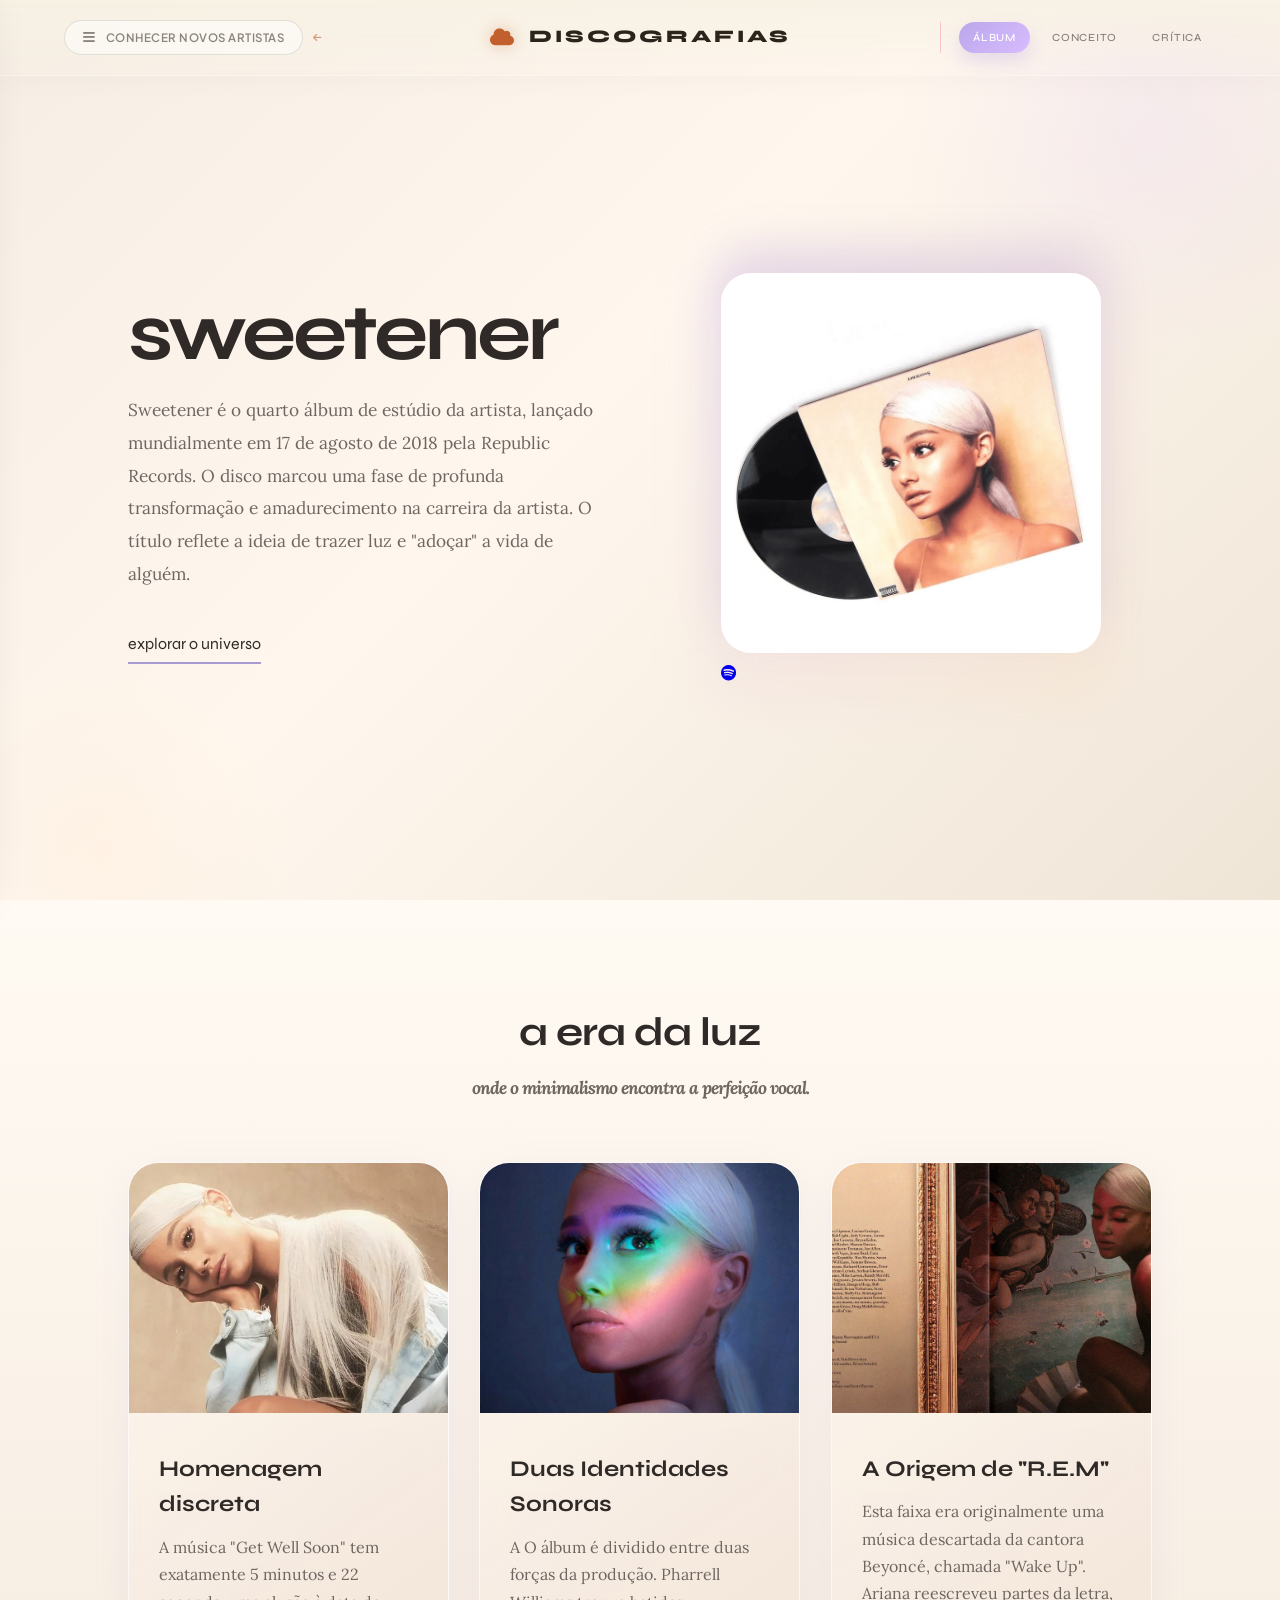
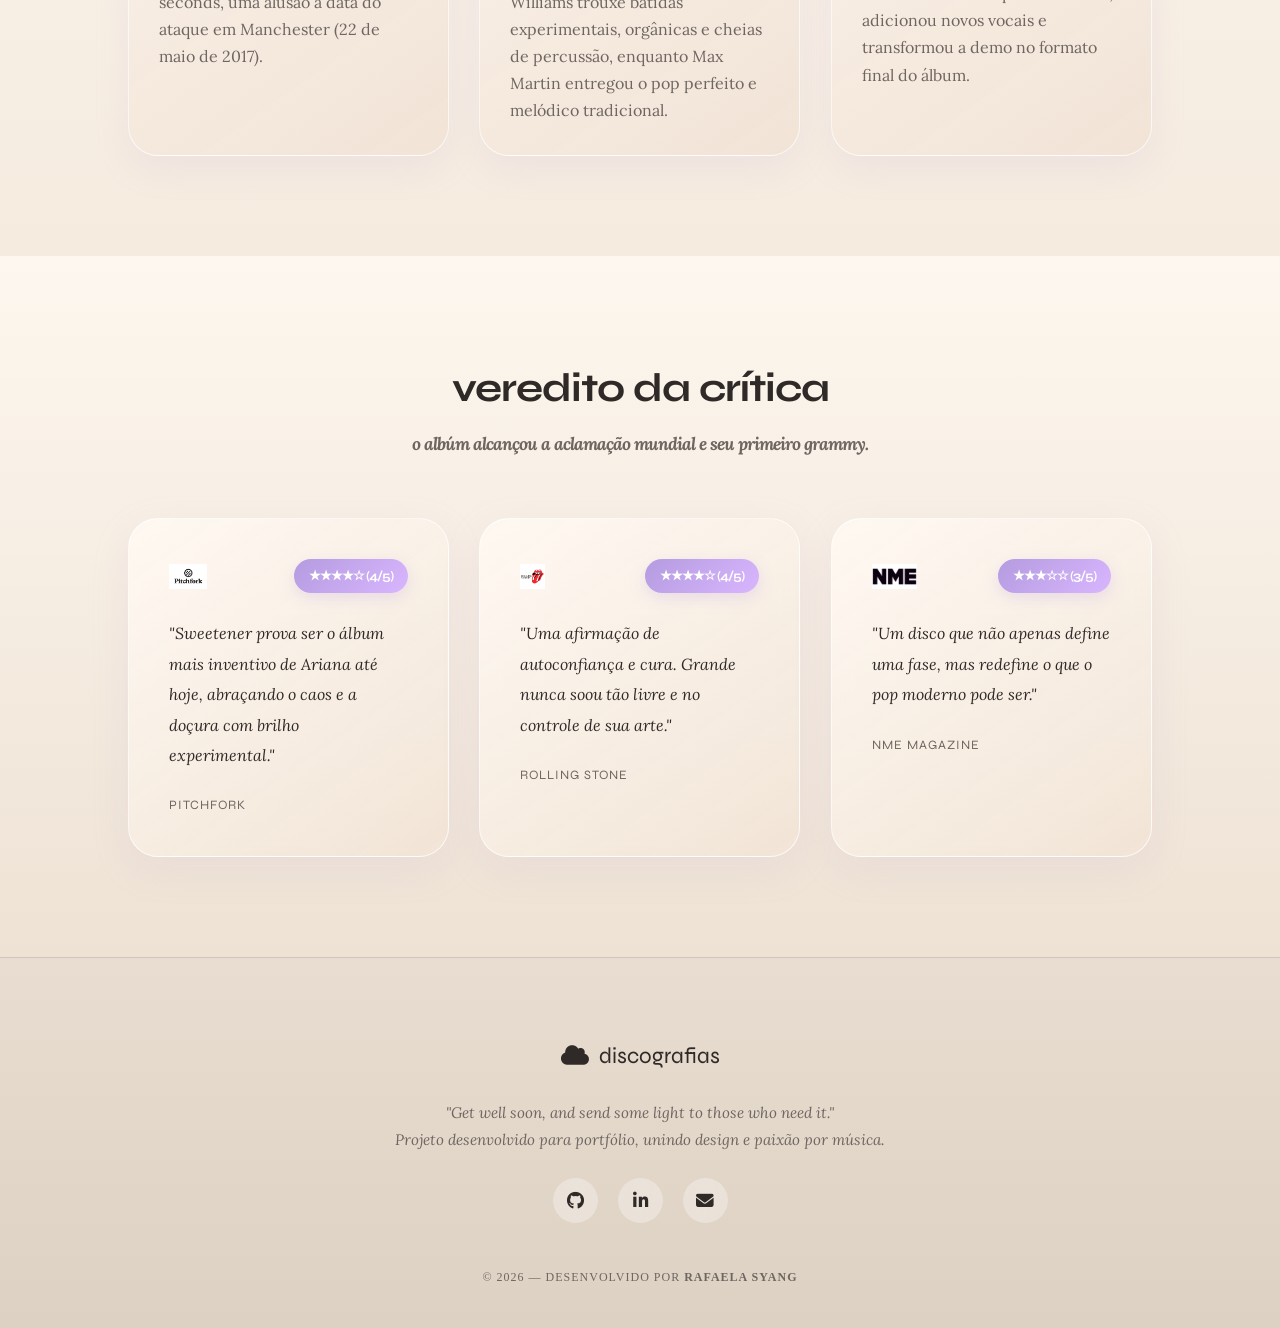
<file: index.html>
<!DOCTYPE html>
<html lang="pt-br">

<head>
    <meta charset="UTF-8">
    <meta name="viewport" content="width=device-width, initial-scale=1.0">
    <title>Ariana Grande | Sweetener</title>

    <link rel="stylesheet" href="https://cdnjs.cloudflare.com/ajax/libs/font-awesome/6.5.1/css/all.min.css" />

    <link rel="stylesheet" href="src/style/style.css">
    <link rel="stylesheet" href="src/style/header.css">
    <link rel="stylesheet" href="src/style/home.css">

    <link rel="stylesheet" href="src/style/capastyle.css">
    <link rel="stylesheet" href="src/style/capaheader.css">

    <script src="https://cdnjs.cloudflare.com/ajax/libs/jquery/3.7.1/jquery.min.js"></script>
</head>

<body class="sweetener-theme">

    <div id="blury_overlay"></div>

    <aside id="sidebar_menu">
        <div class="sidebar-header">
            <h3>selecione um artista</h3>
            <button id="close_sidebar" aria-label="Fechar menu"><i class="fa-solid fa-xmark"></i></button>
        </div>
        <nav class="sidebar-nav">
            <a href="capa.html" class="sidebar-link back-to-home">
                <i class="fa-solid fa-house-chimney"></i>
                <span>voltar para o início</span>
            </a>
            <hr class="sidebar-divider" style="border: 0; border-top: 1px solid rgba(255,255,255,0.05); margin: 5px 0;">
            <a href="index.html" class="sidebar-link active-artist"><i class="fa-solid fa-cloud"></i> Ariana Grande</a>
            <a href="nanda.html" class="sidebar-link"><i class="fa-solid fa-ranking-star"></i>
                NandaTsunami</a>
            <a href="emicida.html" class="sidebar-link"><i class="fa-solid fa-crown"></i> Emicida</a>
            <a href="pabllo.html" class="sidebar-link"><i class="fa-solid fa-sun"></i> Pabllo Vittar</a>
            <a href="zimbra.html" class="sidebar-link"><i class="fa-solid fa-mountain-sun"></i> Zimbra</a>
            <a href="tasha.html" class="sidebar-link"><i class="fa-solid fa-moon"></i> Tasha & Tracie</a>
            <a href="urias.html" class="sidebar-link"><i class="fa-solid fa-mask"></i> Urias</a>
            <a href="harry.html" class="sidebar-link"><i class="fa-solid fa-water"></i> Harry Styles</a>
            <a href="gorillaz.html" class="sidebar-link"><i class="fa-solid fa-ship"></i> Gorillaz</a>
            <a href="john.html" class="sidebar-link"><i class="fa-solid fa-crosshairs"></i> John</a>
            <a href="sza.html" class="sidebar-link"><i class="fa-solid fa-seedling"></i> SZA</a>
            <a href="lana.html" class="sidebar-link"><i class="fa-solid fa-sailboat"></i> Lana Del Rey</a>
            <a href="luanna.html" class="sidebar-link"><i class="fa-solid fa-eye"></i> MC Luanna</a>
            <a href="racionais.html" class="sidebar-link"><i class="fa-solid fa-cross"></i> Racionais
                MC's</a>

        </nav>
    </aside>
    <header>
        <nav id="navbar">

            <div id="toggle_container">
                <button id="sidebar_btn" aria-label="Abrir menu de artistas">
                    <i class="fa-solid fa-bars"></i>
                    <span>conhecer novos artistas</span>
                </button>
                <i class="fa-solid fa-arrow-left arrow-indicator"></i>
            </div>

            <div class="logo-center">
                <i class="fa-solid fa-cloud animated-icon"></i>
                <span class="brand-text">Discografias</span>
            </div>

            <div id="nav_list_container">
                <ul id="nav_list">
                    <li class="nav-item active"><a href="#home">álbum</a></li>
                    <li class="nav-item"><a href="#menu">conceito</a></li>
                    <li class="nav-item"><a href="#menu2">crítica</a></li>
                </ul>
            </div>

            <button id="mobile_btn" aria-label="Abrir seções" aria-expanded="false" aria-controls="mobile_menu">
                <i class="fa-solid fa-bars"></i>
            </button>

        </nav>

        <div id="mobile_menu" role="menu">
            <ul id="mobile_nav_list">
                <li class="nav-item"><a href="#home">álbum</a></li>
                <li class="nav-item"><a href="#menu">conceito</a></li>
                <li class="nav-item"><a href="#menu2">crítica</a></li>
            </ul>
        </div>
    </header>

    <main id="content">

        <section id="home">
            <div id="cta" class="scroll-animate from-left">
                <h1 class="title">Sweetener</h1>
                <p class="description">
                    Sweetener é o quarto álbum de estúdio da artista, lançado mundialmente em 17 de agosto de 2018 pela
                    Republic Records. O disco marcou
                    uma fase de profunda transformação e amadurecimento na carreira da artista. O título reflete a ideia
                    de trazer luz e "adoçar" a vida de alguém.
                <div id="cta_buttons">
                    <a href="#menu" class="btn-more">Explorar o universo</a>
                </div>
            </div>

            <div id="banner" class="scroll-animate from-right">
                <div class="album-wrapper upside-down">
                    <a href="https://open.spotify.com/album/3tx8tQqWvYreqpTWuV5CqT" target="_blank" rel="noopener"
                        title="Ouvir no Spotify">
                        <img src="src/images/176950-800-auto.png" alt="Capa do álbum Sweetener">
                        <div class="spotify-overlay">
                            <i class="fa-brands fa-spotify"></i>
                        </div>
                    </a>
                </div>
            </div>
        </section>

        <section id="menu">
            <h2 class="section-title scroll-animate from-bottom">A era da luz</h2>
            <h3 class="section-subtitle scroll-animate from-bottom">
                Onde o minimalismo encontra a perfeição vocal.
            </h3>
            <div class="menu-container">
                <div class="menu-item sweetener-card scroll-animate from-bottom delay-1">
                    <img src="src/images/the-sweetener-era-aesthetic-v0-8qngqa8lkyde1.webp" alt="Estética Sweetener"
                        class="menu-img">
                    <div class="menu-details">
                        <h4 class="card-item-title">Homenagem discreta</h4>
                        <p class="card-item-description">
                            A música "Get Well Soon" tem exatamente 5 minutos e 22 seconds,
                            uma alusão à data do ataque em Manchester (22 de maio de 2017).
                        </p>
                    </div>
                </div>
                <div class="menu-item sweetener-card scroll-animate from-bottom delay-2">
                    <img src="src/images/Sweetener.webp" alt="Produção de Pharrell Williams" class="menu-img">
                    <div class="menu-details">
                        <h4 class="card-item-title">Duas Identidades Sonoras</h4>
                        <p class="card-item-description">
                            A O álbum é dividido entre duas forças da produção. Pharrell Williams trouxe batidas
                            experimentais, orgânicas e cheias de percussão, enquanto Max Martin entregou o pop perfeito
                            e melódico tradicional.
                        </p>
                    </div>
                </div>
                <div class="menu-item sweetener-card scroll-animate from-bottom delay-3">
                    <img src="src/images/5.jpg" alt="Letras e composições" class="menu-img">
                    <div class="menu-details">
                        <h4 class="card-item-title">A Origem de "R.E.M"</h4>
                        <p class="card-item-description">
                            Esta faixa era originalmente uma música descartada da cantora Beyoncé, chamada "Wake Up".
                            Ariana reescreveu partes da letra, adicionou novos vocais e transformou a demo no formato
                            final do álbum.
                        </p>
                    </div>
                </div>
            </div>
        </section>

        <section id="menu2">
            <h2 class="section-title scroll-animate from-bottom">Veredito da Crítica</h2>
            <h3 class="section-subtitle scroll-animate from-bottom">
                O albúm alcançou a aclamação mundial e seu primeiro Grammy.
            </h3>
            <div class="critica-grid">
                <div class="critica-card sweetener-card scroll-animate from-bottom delay-1">
                    <div class="critica-header">
                        <img src="src/images/Pitchfork 99.webp" alt="Logo Pitchfork" class="critica-logo">
                        <span class="nota">★★★★☆ (4/5)</span>
                    </div>
                    <p class="critica-texto">
                        "Sweetener prova ser o álbum mais inventivo de Ariana até hoje,
                        abraçando o caos e a doçura com brilho experimental."
                    </p>
                    <span class="critico-nome">Pitchfork</span>
                </div>
                <div class="critica-card sweetener-card scroll-animate from-bottom delay-2">
                    <div class="critica-header">
                        <img src="src/images/rolling-stone-logo.png" alt="Logo Rolling Stone" class="critica-logo">
                        <span class="nota">★★★★☆ (4/5)</span>
                    </div>
                    <p class="critica-texto">
                        "Uma afirmação de autoconfiança e cura.
                        Grande nunca soou tão livre e no controle de sua arte."
                    </p>
                    <span class="critico-nome">Rolling Stone</span>
                </div>
                <div class="critica-card sweetener-card scroll-animate from-bottom delay-3">
                    <div class="critica-header">
                        <img src="src/images/nme-logo.png" alt="Logo NME" class="critica-logo">
                        <span class="nota">★★★☆☆ (3/5)</span>
                    </div>
                    <p class="critica-texto">
                        "Um disco que não apenas define uma fase,
                        mas redefine o que o pop moderno pode ser."
                    </p>
                    <span class="critico-nome">NME Magazine</span>
                </div>
            </div>
        </section>

    </main>

    <footer id="footer">
        <div class="footer-content">
            <div class="footer-brand">
                <i class="fa-solid fa-cloud"></i>
                <span>Discografias</span>
            </div>
            <p class="footer-text">
                "Get well soon, and send some light to those who need it."
                <br>
                Projeto desenvolvido para portfólio, unindo design e paixão por música.
            </p>
            <div class="footer-socials">
                <a href="https://github.com/rafasyang7-cell" target="_blank" rel="noopener">
                    <i class="fa-brands fa-github"></i>
                </a>
                <a href="https://www.linkedin.com/in/rafaela-syang-80185b272/" target="_blank" rel="noopener">
                    <i class="fa-brands fa-linkedin-in"></i>
                </a>
                <a href="mailto:rafasyang7@gmail.com">
                    <i class="fa-solid fa-envelope"></i>
                </a>
            </div>
            <div class="footer-copyright">
                © 2026 — Desenvolvido por <strong>Rafaela Syang</strong>
            </div>
        </div>
    </footer>

    <script src="src/javascript/script.js"></script>
    <script src="src/javascript/capa.js"></script>

    <script>
        $(window).on('scroll', function () {
            var scrollDistance = $(this).scrollTop();
            var textElement = $('.brand-text');

            if (scrollDistance > 50) {
                textElement.css({
                    'opacity': '0',
                    'visibility': 'hidden',
                    'transition': 'opacity 0.3s ease, visibility 0.3s ease'
                });
            } else {
                textElement.css({
                    'opacity': '1',
                    'visibility': 'visible'
                });
            }
        });
    </script>
</body>

</html>
</file>
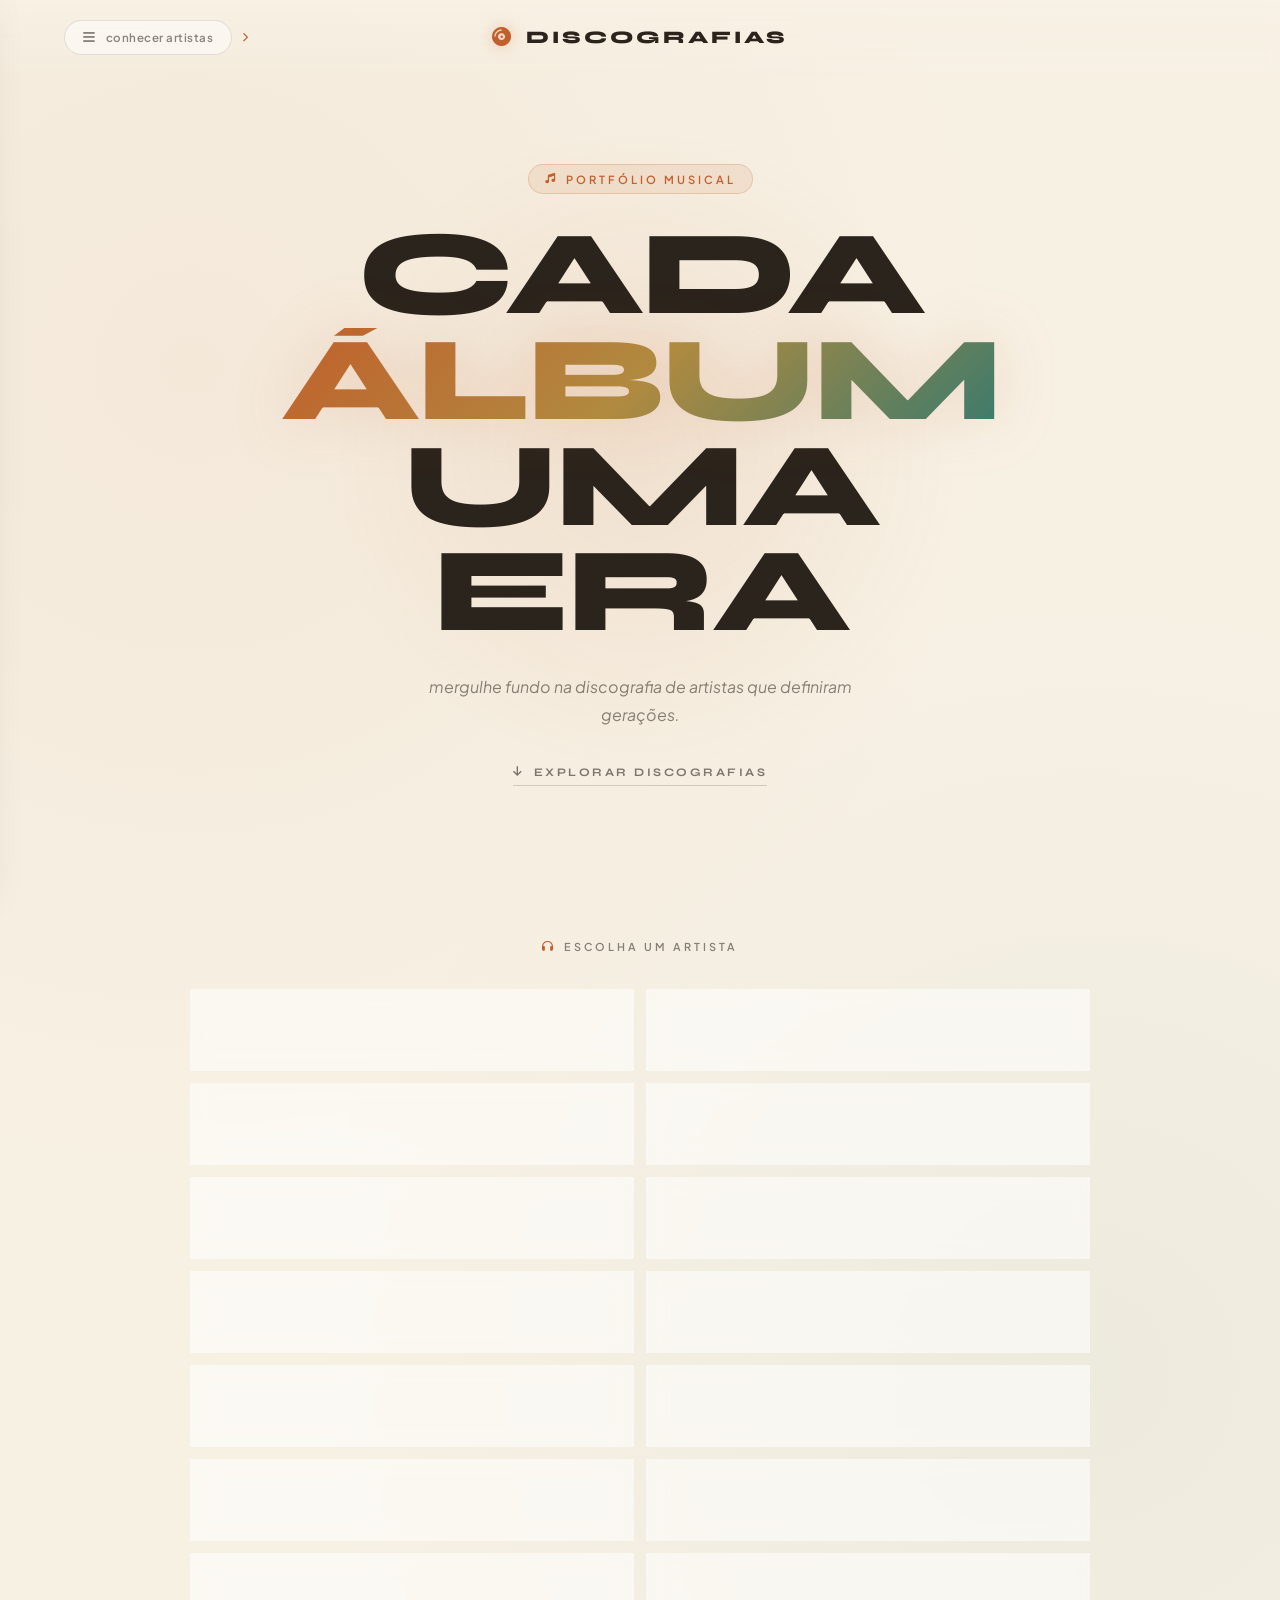
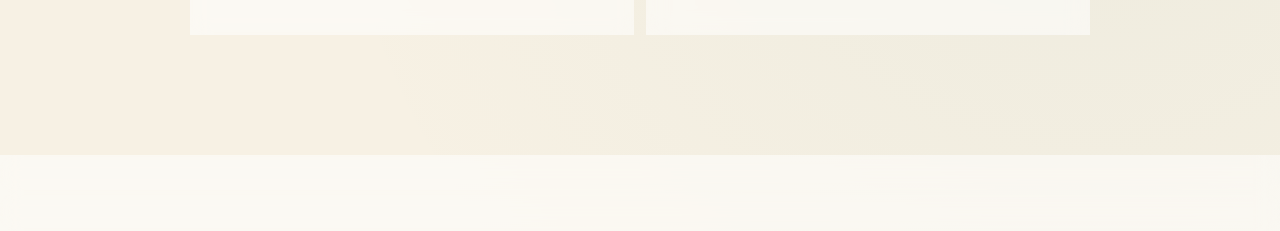
<file: capa.html>
<!-- capa.html -->
<!DOCTYPE html>
<html lang="pt-br">

<head>
    <meta charset="UTF-8">
    <meta name="viewport" content="width=device-width, initial-scale=1.0">
    <title>Discografias</title>

    <link rel="stylesheet" href="https://cdnjs.cloudflare.com/ajax/libs/font-awesome/6.5.1/css/all.min.css" />
    <link rel="stylesheet" href="src/style/capastyle.css">
    <link rel="stylesheet" href="src/style/capaheader.css">
    <link rel="stylesheet" href="src/style/capahome.css">

    <script src="https://cdnjs.cloudflare.com/ajax/libs/jquery/3.7.1/jquery.min.js"></script>
</head>

<body class="capa-theme">

    <!-- NOTAS CAINDO -->
    <div id="notes_container"></div>

    <!-- OVERLAY DESFOQUE -->
    <div id="blury_overlay"></div>

    <!-- SIDEBAR -->
    <aside id="sidebar_menu">
        <div class="sidebar-header">
            <span class="sidebar-title">
                <i class="fa-solid fa-record-vinyl"></i>
                artistas
            </span>
            <button id="close_sidebar" aria-label="Fechar">
                <i class="fa-solid fa-xmark"></i>
            </button>
        </div>

        <nav class="sidebar-nav">
            <a href="index.html" class="sidebar-link" style="--link-color: #d49270;">
                <span class="link-icon"><i class="fa-solid fa-cloud"></i></span>
                <span class="link-text">
                    <strong>Ariana Grande</strong>
                    <small>Sweetener</small>
                </span>
                <i class="fa-solid fa-arrow-right link-arrow"></i>
            </a>

            <a href="nanda.html" class="sidebar-link" style="--link-color: #ff3366;">
                <span class="link-icon"><i class="fa-solid fa-ranking-star"></i></span>
                <span class="link-text">
                    <strong>NandaTsunami</strong>
                    <small>É Disso Que Eu Me Alimento</small>
                </span>
                <i class="fa-solid fa-arrow-right link-arrow"></i>
            </a>

            <a href="emicida.html" class="sidebar-link" style="--link-color: #bc8a5f;">
                <span class="link-icon"><i class="fa-solid fa-crown"></i></span>
                <span class="link-text">
                    <strong>Emicida</strong>
                    <small>Sobre Crianças, Quadris...</small>
                </span>
                <i class="fa-solid fa-arrow-right link-arrow"></i>
            </a>

            <a href="pabllo.html" class="sidebar-link" style="--link-color: #ff2200;">
                <span class="link-icon"><i class="fa-solid fa-sun"></i></span>
                <span class="link-text">
                    <strong>Pabllo Vittar</strong>
                    <small>Batidão Tropical Vol. 2</small>
                </span>
                <i class="fa-solid fa-arrow-right link-arrow"></i>
            </a>

            <a href="zimbra.html" class="sidebar-link" style="--link-color: #00a8c2;">
                <span class="link-icon"><i class="fa-solid fa-mountain-sun"></i></span>
                <span class="link-text">
                    <strong>Zimbra</strong>
                    <small>O Tudo, o Nada e o Mundo</small>
                </span>
                <i class="fa-solid fa-arrow-right link-arrow"></i>
            </a>

            <a href="tasha_tracie.html" class="sidebar-link" style="--link-color: #9c7fd6;">
                <span class="link-icon"><i class="fa-solid fa-moon"></i></span>
                <span class="link-text">
                    <strong>Tasha & Tracie</strong>
                    <small>Serena e Vênus</small>
                </span>
                <i class="fa-solid fa-arrow-right link-arrow"></i>
            </a>

            <a href="urias.html" class="sidebar-link" style="--link-color: #8a5a2f;">
                <span class="link-icon"><i class="fa-solid fa-mask"></i></span>
                <span class="link-text">
                    <strong>Urias</strong>
                    <small>Carrancas</small>
                </span>
                <i class="fa-solid fa-arrow-right link-arrow"></i>
            </a>

            <a href="harry.html" class="sidebar-link" style="--link-color: #c97fa0;">
                <span class="link-icon"><i class="fa-solid fa-water"></i></span>
                <span class="link-text">
                    <strong>Harry Styles</strong>
                    <small>Harry Styles</small>
                </span>
                <i class="fa-solid fa-arrow-right link-arrow"></i>
            </a>
            <a href="gorillaz.html" class="sidebar-link" style="--link-color: #fca311;">
                <span class="link-icon"><i class="fa-solid fa-ship animated-icon"></i></span>
                <span class="link-text">
                    <strong>Gorillaz</strong>
                    <small>Plastic Beach</small>
                </span>
                <i class="fa-solid fa-arrow-right link-arrow"></i>
                <a href="john.html" class="sidebar-link" style="--link-color: #c1272d;">
                    <span class="link-icon"><i class="fa-solid fa-crosshairs animated-icon"></i></span>
                    <span class="link-text">
                        <strong>John</strong>
                        <small>Na trave</small>
                    </span>
                    <i class="fa-solid fa-arrow-right link-arrow"></i>
                </a>
                <a href="sza.html" class="sidebar-link" style="--link-color: #839085;">
                    <span class="link-icon"><i class="fa-solid fa-seedling"></i></span>
                    <span class="link-text">
                        <strong>SZA</strong>
                        <small>Ctrl</small>
                    </span>
                    <i class="fa-solid fa-arrow-right link-arrow"></i>
                </a>
                <a href="lana.html" class="sidebar-link" style="--link-color: #d1ec3e;">
                    <span class="link-icon"><i class="fa-solid fa-seedling"></i></span>
                    <span class="link-text">
                        <strong>Lana Del Rey</strong>
                        <small>Norman Fucking Rockwell!</small>
                    </span>
                    <i class="fa-solid fa-arrow-right link-arrow"></i>
                </a>
            </a>
            <a href="luanna.html" class="sidebar-link" style="--link-color: #333333;">
                <span class="link-icon"><i class="fa-solid fa-eye"></i></span>
                <span class="link-text">
                    <strong>MC Luanna</strong>
                    <small>Sexto Sentido</small>
                </span>
                <i class="fa-solid fa-arrow-right link-arrow"></i>
            </a>
            </a>
            <a href="racionais.html" class="sidebar-link" style="--link-color: #8B0000;">
                <span class="link-icon"><i class="fa-solid fa-cross"></i></span>
                <span class="link-text">
                    <strong>Racionais MCs</strong>
                    <small>Sobrevivendo no Inferno</small>
                </span>
                <i class="fa-solid fa-arrow-right link-arrow"></i>
            </a>


        </nav>
    </aside>

    <!-- HEADER -->
    <header>
        <nav id="navbar">

            <div id="toggle_container">
                <button id="sidebar_btn" aria-label="Ver artistas">
                    <i class="fa-solid fa-bars"></i>
                    <span>conhecer artistas</span>
                </button>
                <i class="fa-solid fa-chevron-right arrow-indicator"></i>
            </div>

            <div class="logo-center">
                <i class="fa-solid fa-compact-disc animated-disc"></i>
                <span>Discografias</span>
            </div>

            <div class="nav-spacer"></div>
        </nav>
    </header>

    <!-- MAIN -->
    <main id="capa-main">

        <!-- HERO -->
        <section id="hero_capa">
            <div class="hero-text">
                <p class="hero-eyebrow">
                    <i class="fa-solid fa-music"></i>
                    portfólio musical
                </p>
                <h1 class="main-title">
                    cada<br>
                    <span class="title-accent">álbum</span><br>
                    uma era
                </h1>
                <p class="main-subtitle">
                    mergulhe fundo na discografia de artistas que
                    definiram gerações.
                </p>
                <a href="#artists_section" class="cta-scroll">
                    <i class="fa-solid fa-arrow-down"></i>
                    explorar discografias
                </a>
            </div>
        </section>

        <!-- ARTISTAS -->
        <section id="artists_section">
            <p class="section-eyebrow">
                <i class="fa-solid fa-headphones"></i>
                escolha um artista
            </p>

            <div class="artists-grid">

                <a href="index.html" class="artist-card"
                    style="--card-color:#d49270; --card-glow:rgba(212,146,112,0.18);">
                    <div class="artist-icon-box">
                        <i class="fa-solid fa-cloud"></i>
                    </div>
                    <div class="artist-card-info">
                        <h4>Ariana Grande</h4>
                        <small>Sweetener</small>
                    </div>
                    <i class="fa-solid fa-arrow-right card-arrow"></i>
                </a>

                <a href="nanda.html" class="artist-card"
                    style="--card-color:#ff3366; --card-glow:rgba(255,51,102,0.16);">
                    <div class="artist-icon-box">
                        <i class="fa-solid fa-ranking-star"></i>
                    </div>
                    <div class="artist-card-info">
                        <h4>NandaTsunami</h4>
                        <small>É Disso Que Eu Me Alimento</small>
                    </div>
                    <i class="fa-solid fa-arrow-right card-arrow"></i>
                </a>

                <a href="emicida.html" class="artist-card"
                    style="--card-color:#bc8a5f; --card-glow:rgba(188,138,95,0.18);">
                    <div class="artist-icon-box">
                        <i class="fa-solid fa-crown"></i>
                    </div>
                    <div class="artist-card-info">
                        <h4>Emicida</h4>
                        <small>Sobre Crianças, Quadris, Pesadelos e Lições de Casa</small>
                    </div>
                    <i class="fa-solid fa-arrow-right card-arrow"></i>
                </a>

                <a href="pabllo.html" class="artist-card"
                    style="--card-color:#ff2200; --card-glow:rgba(255,34,0,0.16);">
                    <div class="artist-icon-box">
                        <i class="fa-solid fa-sun"></i>
                    </div>
                    <div class="artist-card-info">
                        <h4>Pabllo Vittar</h4>
                        <small>Batidão Tropical Vol. 2</small>
                    </div>
                    <i class="fa-solid fa-arrow-right card-arrow"></i>
                </a>

                <a href="zimbra.html" class="artist-card"
                    style="--card-color:#00a8c2; --card-glow:rgba(0,168,194,0.16);">
                    <div class="artist-icon-box">
                        <i class="fa-solid fa-mountain-sun"></i>
                    </div>
                    <div class="artist-card-info">
                        <h4>Zimbra</h4>
                        <small>O Tudo, o Nada e o Mundo</small>
                    </div>
                    <i class="fa-solid fa-arrow-right card-arrow"></i>
                </a>

                <a href="tasha.html" class="artist-card"
                    style="--card-color:#9c7fd6; --card-glow:rgba(156,127,214,0.18);">
                    <div class="artist-icon-box">
                        <i class="fa-solid fa-moon"></i>
                    </div>
                    <div class="artist-card-info">
                        <h4>Tasha & Tracie</h4>
                        <small>Serena e Vênus</small>
                    </div>
                    <i class="fa-solid fa-arrow-right card-arrow"></i>
                </a>

                <a href="urias.html" class="artist-card"
                    style="--card-color:#8a5a2f; --card-glow:rgba(138,90,47,0.18);">
                    <div class="artist-icon-box">
                        <i class="fa-solid fa-mask"></i>
                    </div>
                    <div class="artist-card-info">
                        <h4>Urias</h4>
                        <small>Carrancas</small>
                    </div>
                    <i class="fa-solid fa-arrow-right card-arrow"></i>
                </a>

                <a href="harry.html" class="artist-card"
                    style="--card-color:#c97fa0; --card-glow:rgba(201,127,160,0.18);">
                    <div class="artist-icon-box">
                        <i class="fa-solid fa-water"></i>
                    </div>
                    <div class="artist-card-info">
                        <h4>Harry Styles</h4>
                        <small>Harry Styles</small>
                    </div>

                    <a href="gorillaz.html" class="artist-card"
                        style="--card-color:#fca311; --card-glow:rgba(201,127,160,0.18);">
                        <div class="artist-icon-box">
                            <i class="fa-solid fa-ship animated-icon"></i>
                        </div>
                        <div class="artist-card-info">
                            <h4>Gorillaz</h4>
                            <small>Plastic Beach</small>
                        </div>

                        <a href="john.html" class="artist-card"
                            style="--card-color:#c1272d; --card-glow:rgba(0, 0, 0, 0.18);">
                            <div class="artist-icon-box">
                                <i class="fa-solid fa-crosshairs animated-icon"></i>
                            </div>
                            <div class="artist-card-info">
                                <h4>John</h4>
                                <small>Na trave</small>
                            </div>
                            <a href="sza.html" class="artist-card"
                                style="--card-color:#0c100d; --card-glow:rgba(143, 168, 139, 0.3);">
                                <div class="artist-icon-box">
                                    <i class="fa-solid fa-seedling"></i>
                                </div>
                                <div class="artist-card-info">
                                    <h4>SZA</h4>
                                    <small>Ctrl</small>
                                </div>
                                <a href="lana.html" class="artist-card"
                                    style="--card-color:#d1ec3e; --card-glow:rgba(239, 214, 25, 0.211);">
                                    <div class="artist-icon-box">
                                        <i class="fa-solid fa-sailboat"></i>
                                    </div>
                                    <div class="artist-card-info">
                                        <h4>Lana Del Rey</h4>
                                        <small>Norman Fucking Rockwell!
                                        </small>
                                    </div>
                                    <a href="luanna.html" class="artist-card"
                                        style="--card-color:#333333; --card-glow:rgba(255, 255, 255, 0.15);">
                                        <div class="artist-icon-box">
                                            <i class="fa-solid fa-eye"></i>
                                        </div>
                                        <div class="artist-card-info">
                                            <h4>MC Luanna</h4>
                                            <small>Sexto Sentido</small>
                                        </div>
                                        <a href="racionais.html" class="artist-card"
                                            style="--card-color:#8B0000; --card-glow:rgba(139, 0, 0, 0.1);">
                                            <div class="artist-icon-box">
                                                <i class="fa-solid fa-eye"></i>
                                            </div>
                                            <div class="artist-card-info">
                                                <h4>Racionais MC's</h4>
                                                <small>Sobrevivendo no Inferno</small>
                                            </div>



        </section>

    </main>

    <script src="src/javascript/capa.js"></script>
</body>

</html>
</file>
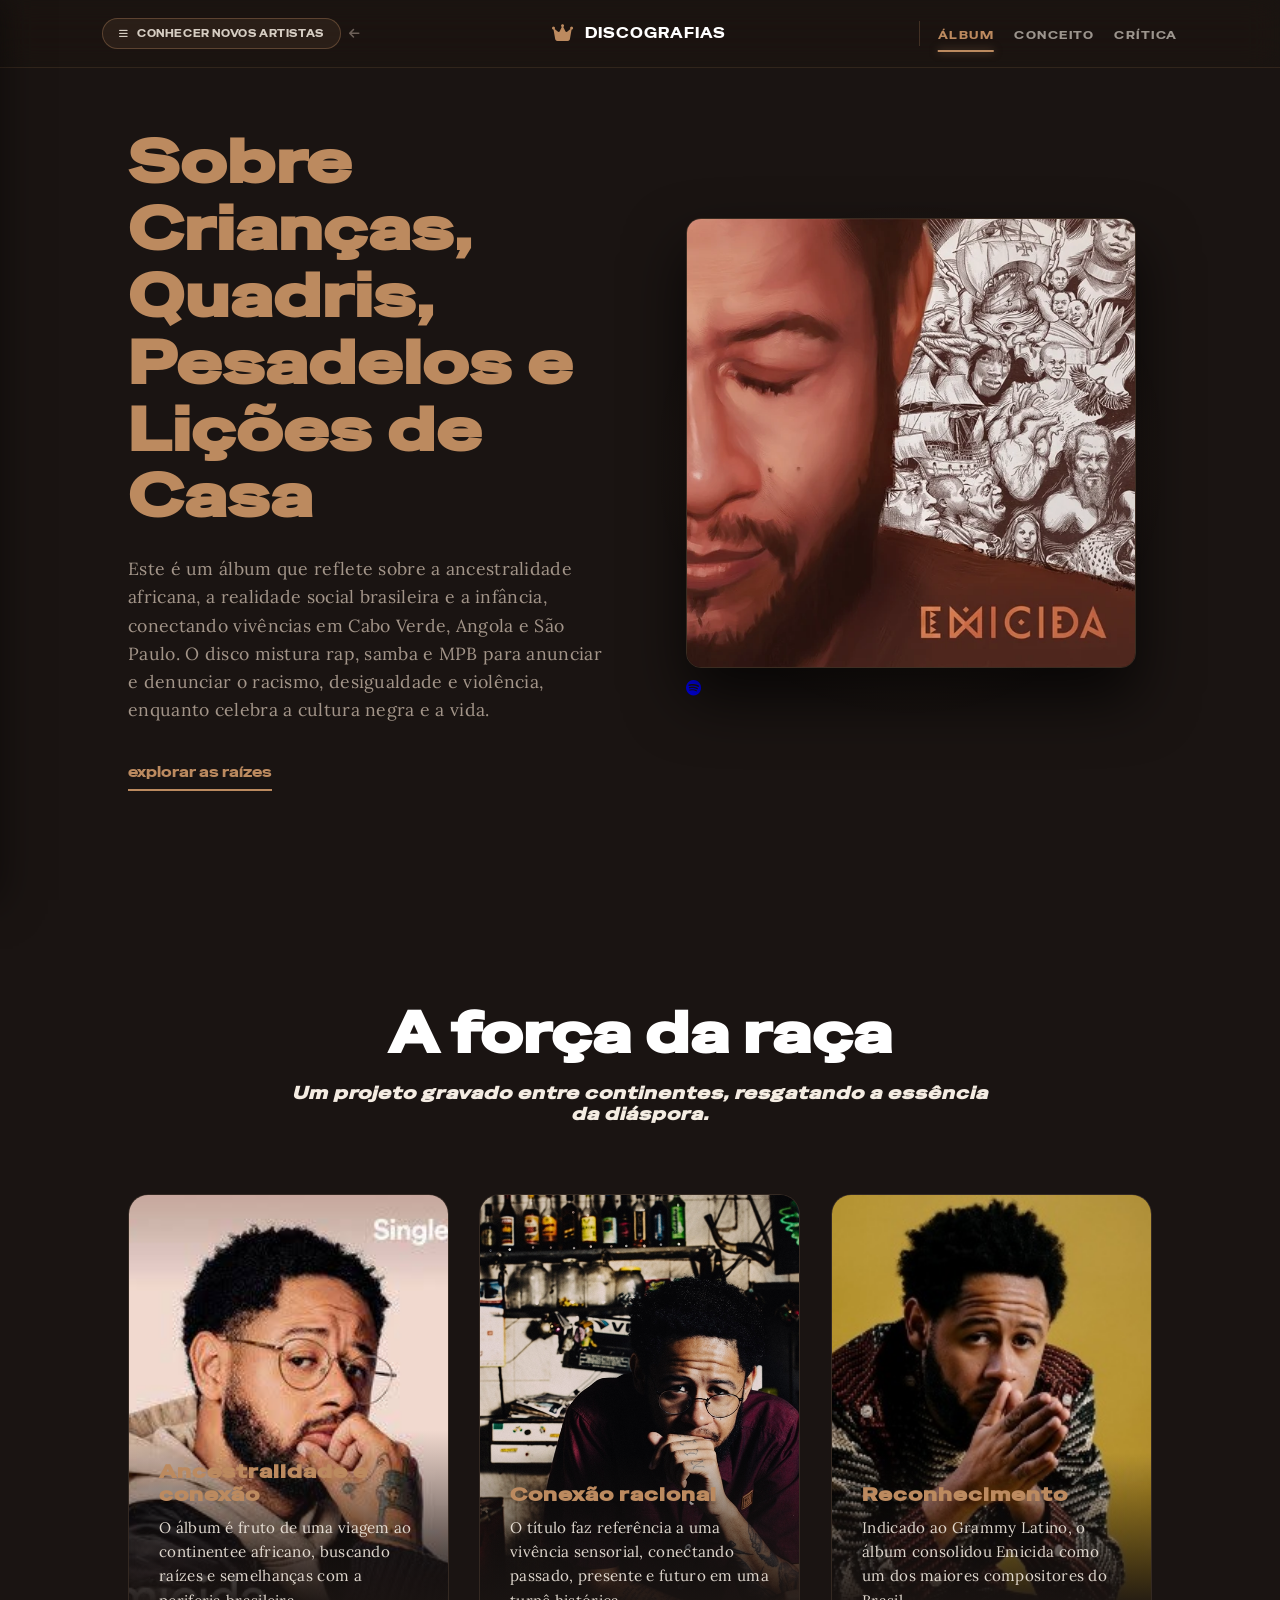
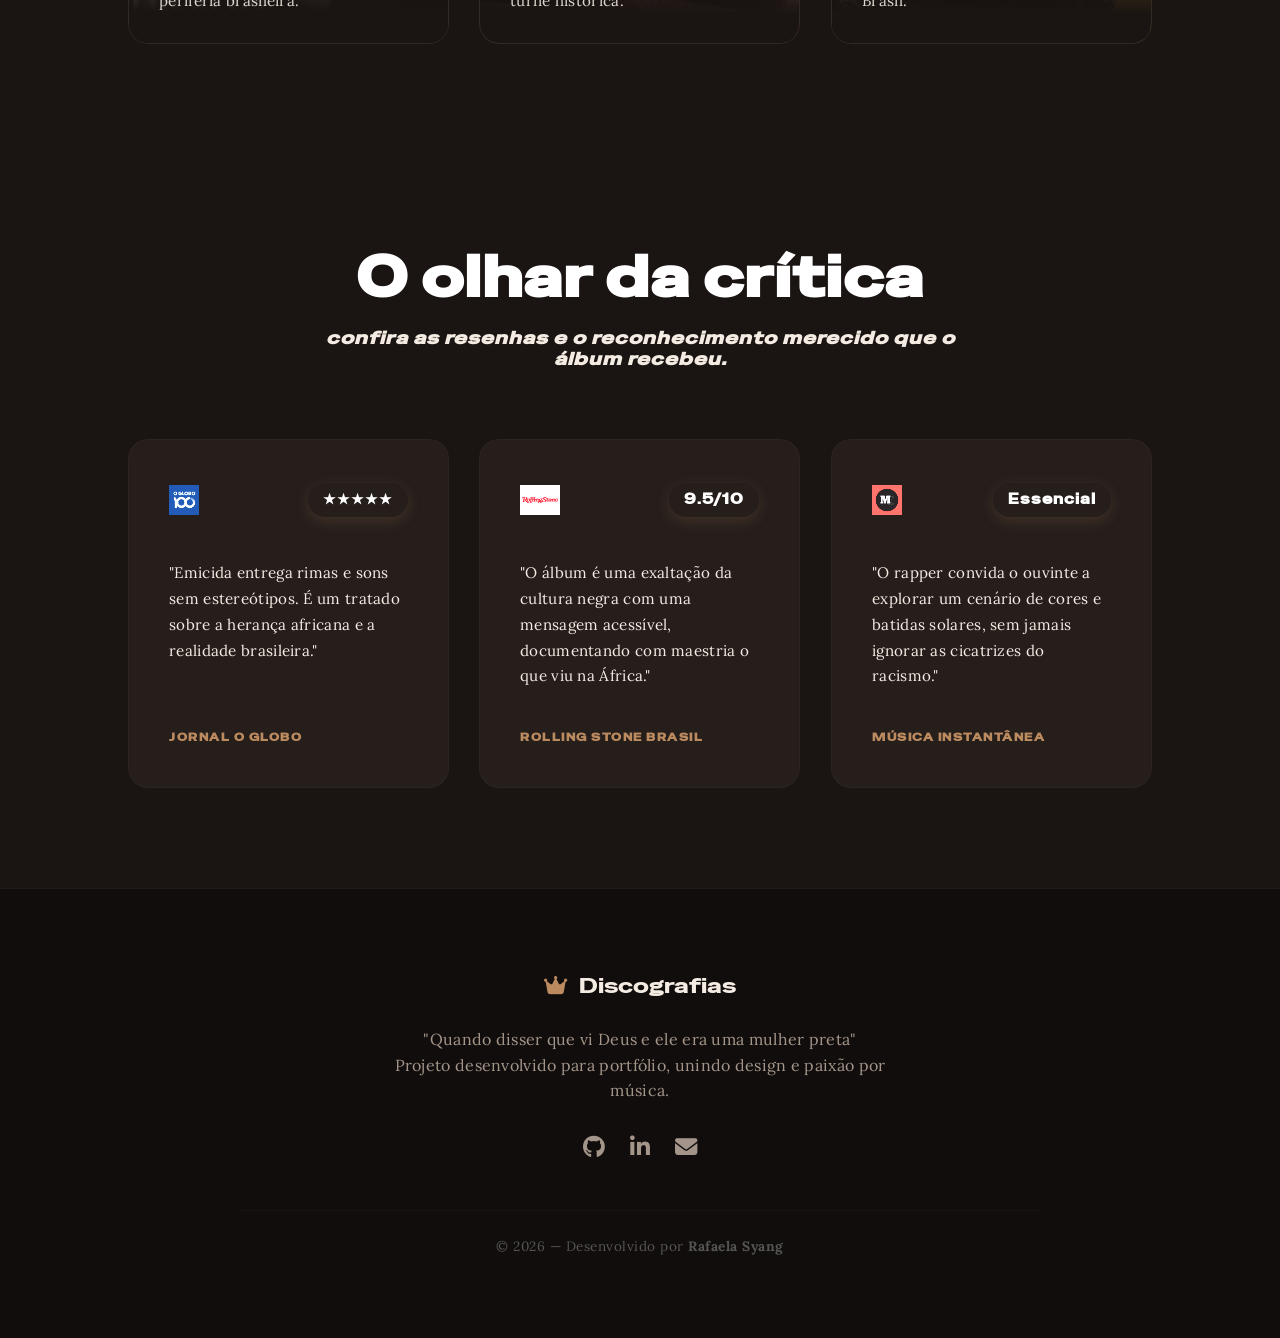
<file: emicida.html>
<!DOCTYPE html>
<html lang="pt-br">

<head>
    <meta charset="UTF-8">
    <meta name="viewport" content="width=device-width, initial-Scale=1.0">
    <title>Emicida | Sobre Crianças, Quadris, Pesadelos e Lições de Casa</title>

    <link rel="stylesheet" href="https://cdnjs.cloudflare.com/ajax/libs/font-awesome/6.5.1/css/all.min.css" />

    <link rel="stylesheet" href="src/style/emicidastyle.css">
    <link rel="stylesheet" href="src/style/emicidaheader.css">
    <link rel="stylesheet" href="src/style/emicidahome.css">

    <script src="https://cdnjs.cloudflare.com/ajax/libs/jquery/3.7.1/jquery.min.js"></script>
</head>

<body class="emicida-theme">

    <div id="blury_overlay"></div>

    <aside id="sidebar_menu">
        <div class="sidebar-header">
            <h3>selecione um artista</h3>
            <button id="close_sidebar" aria-label="Fechar menu"><i class="fa-solid fa-xmark"></i></button>
        </div>
        <nav class="sidebar-nav">
            <a href="capa.html" class="sidebar-link back-to-home">
                <i class="fa-solid fa-house-chimney"></i>
                <span>voltar para o início</span>
            </a>
            <hr class="sidebar-divider" style="border: 0; border-top: 1px solid rgba(244,236,226,0.08); margin: 5px 0;">

            <a href="index.html" class="sidebar-link"><i class="fa-solid fa-cloud"></i> Ariana Grande</a>
            <a href="nanda.html" class="sidebar-link"><i class="fa-solid fa-ranking-star"></i>
                NandaTsunami</a>
            <a href="emicida.html" class="sidebar-link active-artist"><i class="fa-solid fa-crown"></i> Emicida</a>
            <a href="pabllo.html" class="sidebar-link"><i class="fa-solid fa-sun"></i> Pabllo Vittar</a>
            <a href="zimbra.html" class="sidebar-link"><i class="fa-solid fa-mountain-sun"></i> Zimbra</a>
            <a href="tasha.html" class="sidebar-link"><i class="fa-solid fa-moon"></i> Tasha & Tracie</a>
            <a href="urias.html" class="sidebar-link"><i class="fa-solid fa-mask"></i> Urias</a>
            <a href="harry.html" class="sidebar-link"><i class="fa-solid fa-water"></i> Harry Styles</a>
            <a href="gorillaz.html" class="sidebar-link"><i class="fa-solid fa-ship"></i> Gorillaz</a>
            <a href="john.html" class="sidebar-link"><i class="fa-solid fa-crosshairs"></i> John</a>
            <a href="sza.html" class="sidebar-link"><i class="fa-solid fa-seedling"></i> SZA</a>
            <a href="lana.html" class="sidebar-link"><i class="fa-solid fa-sailboat"></i> Lana Del Rey</a>
            <a href="luanna.html" class="sidebar-link"><i class="fa-solid fa-eye"></i> MC Luanna</a>
            <a href="racionais.html" class="sidebar-link"><i class="fa-solid fa-cross"></i> Racionais
                MC's</a>

        </nav>
    </aside>

    <header>

        <nav id="navbar">

            <div id="toggle_container">
                <button id="sidebar_btn" aria-label="Abrir menu de artistas">
                    <i class="fa-solid fa-bars"></i>
                    <span>conhecer novos artistas</span>
                </button>
                <i class="fa-solid fa-arrow-left arrow-indicator"></i>
            </div>

            <div class="logo-center">
                <i class="fa-solid fa-crown animated-icon"></i>
                <span class="brand-text">Discografias</span>
            </div>

            <div id="nav_list_container">
                <ul id="nav_list">
                    <li class="nav-item active"><a href="#home">Álbum</a></li>
                    <li class="nav-item"><a href="#conceito">Conceito</a></li>
                    <li class="nav-item"><a href="#critica">Crítica</a></li>
                </ul>
            </div>

            <button id="mobile_btn" aria-label="Abrir menu" aria-haspopup="true" aria-controls="mobile_menu">
                <i class="fa-solid fa-bars"></i>
            </button>
        </nav>

        <div id="mobile_menu" role="menu">
            <ul id="mobile_nav_list">
                <li class="nav-item"><a href="#home" role="menuitem">Álbum</a></li>
                <li class="nav-item"><a href="#conceito" role="menuitem">Conceito</a></li>
                <li class="nav-item"><a href="#critica" role="menuitem">Crítica</a></li>
            </ul>
        </div>
    </header>

    <main id="content">

        <section id="home">
            <div id="cta" class="scroll-animate from-left">
                <h1 class="title">Sobre Crianças, Quadris, Pesadelos e Lições de Casa</h1>
                <p class="description">
                    Este é um álbum que reflete sobre a ancestralidade africana, a realidade social brasileira e a
                    infância, conectando vivências em Cabo Verde, Angola e São Paulo. O disco mistura rap, samba e MPB
                    para anunciar e denunciar o racismo, desigualdade e violência, enquanto celebra a cultura negra e a
                    vida.
                </p>
                <div id="cta_buttons">
                    <a href="#conceito" class="btn-more">Explorar as raízes</a>
                </div>
            </div>

            <div id="banner" class="scroll-animate from-right">
                <div class="album-wrapper emicida-animation">
                    <a href="https://open.spotify.com/intl-pt/album/1Bv1I5fD0H3wN2ZqS6A6I0" target="_blank"
                        rel="noopener" title="Ouvir no Spotify">
                        <img src="src/images/album emicida.webp" alt="Capa do álbum SCQPL do Emicida">
                        <div class="spotify-overlay">
                            <i class="fa-brands fa-spotify"></i>
                        </div>
                    </a>
                </div>
            </div>
        </section>

        <section id="conceito">
            <h2 class="section-title scroll-animate from-bottom">A força da raça</h2>
            <h3 class="section-subtitle scroll-animate from-bottom">Um projeto gravado entre continentes, resgatando a
                essência da diáspora.</h3>

            <div class="menu-container">
                <div class="menu-item scroll-animate from-bottom delay-1">
                    <img src="src/images/encarando.jfif" alt="Ancestralidade" class="menu-img">
                    <div class="menu-details">
                        <h4 class="card-item-title">Ancestralidade e conexão</h4>
                        <p class="card-item-description">O álbum é fruto de uma viagem ao continentee africano, buscando
                            raízes e semelhanças com a periferia brasileira.</p>
                    </div>
                </div>

                <div class="menu-item scroll-animate from-bottom delay-2">
                    <img src="src/images/emicida foto 2.jpg" alt="Conexão Racional" class="menu-img">
                    <div class="menu-details">
                        <h4 class="card-item-title">Conexão racional</h4>
                        <p class="card-item-description">O título faz referência a uma vivência sensorial, conectando
                            passado, presente e futuro em uma turnê histórica.</p>
                    </div>
                </div>

                <div class="menu-item scroll-animate from-bottom delay-3">
                    <img src="src/images/radio.jpg" alt="Reconhecimento" class="menu-img">
                    <div class="menu-details">
                        <h4 class="card-item-title">Reconhecimento</h4>
                        <p class="card-item-description">Indicado ao Grammy Latino, o álbum consolidou Emicida como um
                            dos maiores compositores do Brasil.</p>
                    </div>
                </div>
            </div>
        </section>

        <section id="critica">
            <h2 class="section-title scroll-animate from-bottom">O olhar da crítica</h2>
            <h3 class="section-subtitle scroll-animate from-bottom">confira as resenhas e o reconhecimento merecido que
                o álbum recebeu.</h3>

            <div class="critica-grid">
                <div class="critica-card scroll-animate from-bottom delay-1">
                    <div class="critica-header">
                        <img src="src/images/globo imagem.png" alt="Logo O Globo" class="critica-logo">
                        <span class="nota">★★★★★</span>
                    </div>
                    <p class="critica-texto">"Emicida entrega rimas e sons sem estereótipos. É um tratado sobre a
                        herança africana e a realidade brasileira."</p>
                    <span class="critico-nome">Jornal O Globo</span>
                </div>

                <div class="critica-card scroll-animate from-bottom delay-2">
                    <div class="critica-header">
                        <img src="src/images/Rolling Stone Brasil.png" alt="Logo Rolling Stone" class="critica-logo">
                        <span class="nota">9.5/10</span>
                    </div>
                    <p class="critica-texto">"O álbum é uma exaltação da cultura negra com uma mensagem acessível,
                        documentando com maestria o que viu na África."</p>
                    <span class="critico-nome">Rolling Stone Brasil</span>
                </div>

                <div class="critica-card scroll-animate from-bottom delay-3">
                    <div class="critica-header">
                        <img src="src/images/Música Instantânea.png" alt="Logo Música Instantânea" class="critica-logo">
                        <span class="nota">Essencial</span>
                    </div>
                    <p class="critica-texto">"O rapper convida o ouvinte a explorar um cenário de cores e batidas
                        solares, sem jamais ignorar as cicatrizes do racismo."</p>
                    <span class="critico-nome">Música Instantânea</span>
                </div>
            </div>
        </section>
    </main>

    <footer id="footer">
        <div class="footer-content">
            <div class="footer-brand">
                <i class="fa-solid fa-crown"></i>
                <span>Discografias</span>
            </div>

            <p class="footer-text">
                "Quando disser que vi Deus e ele era uma mulher preta" <br>
                Projeto desenvolvido para portfólio, unindo design e paixão por música.
            </p>

            <div class="footer-socials">
                <a href="https://github.com/rafasyang7-cell" target="_blank" rel="noopener"><i
                        class="fa-brands fa-github"></i></a>
                <a href="https://www.linkedin.com/in/rafaela-syang-80185b272/" target="_blank" rel="noopener"><i
                        class="fa-brands fa-linkedin-in"></i></a>
                <a href="mailto:rafasyang7@gmail.com"><i class="fa-solid fa-envelope"></i></a>
            </div>

            <div class="footer-copyright">
                © 2026 — Desenvolvido por <strong>Rafaela Syang</strong>
            </div>
        </div>
    </footer>

    <script src="src/javascript/emicidascript.js"></script>
</body>

</html>
</file>
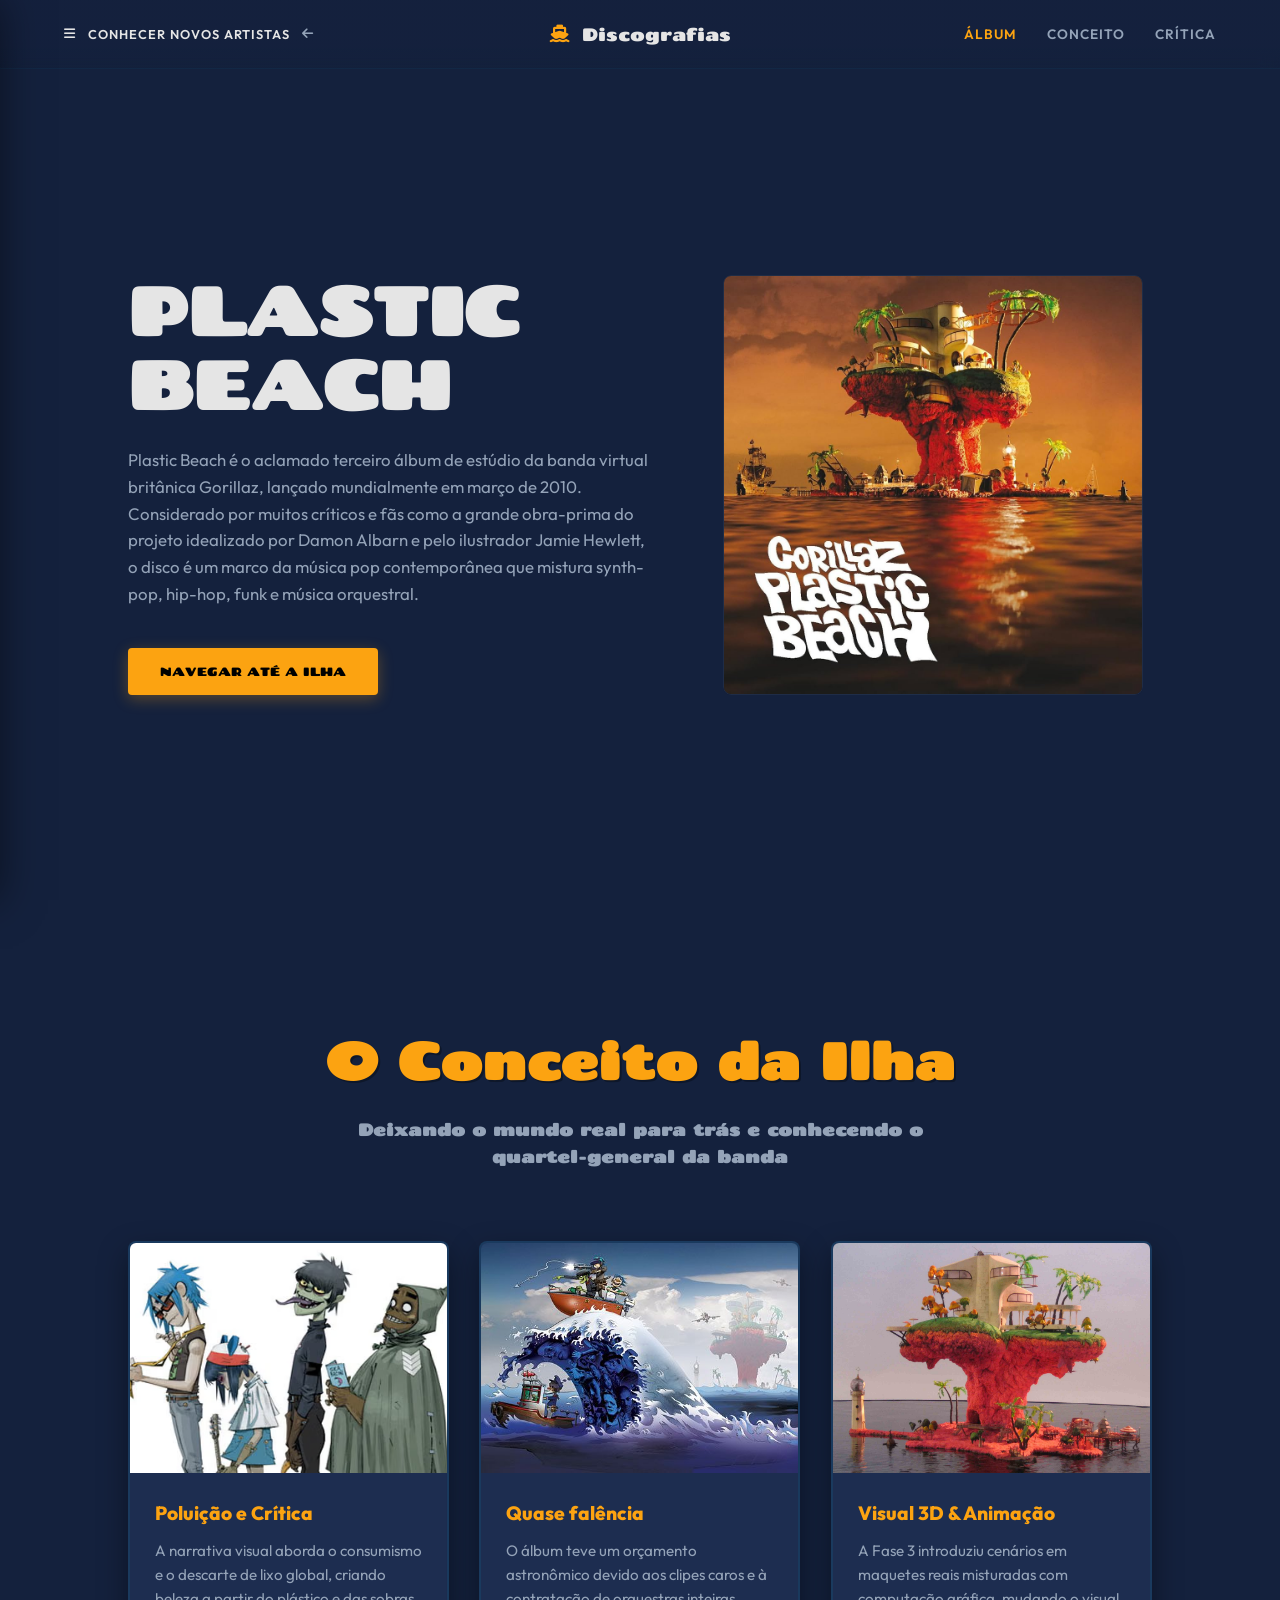
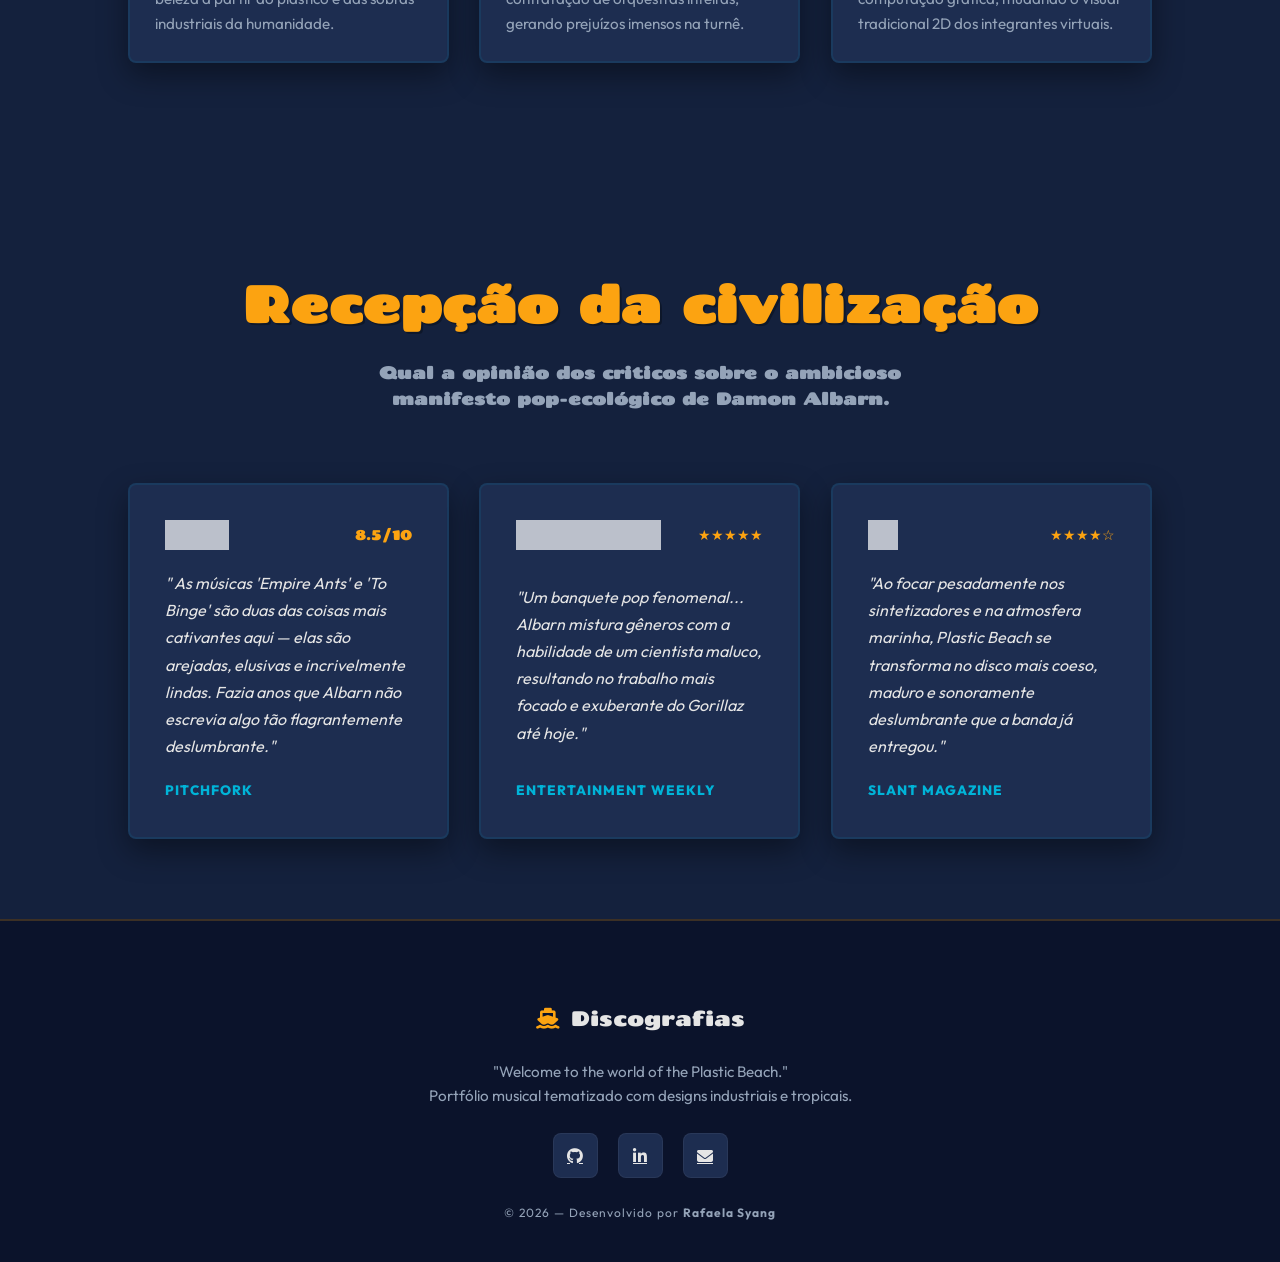
<file: gorillaz.html>
<!DOCTYPE html>
<html lang="pt-br">

<head>
    <meta charset="UTF-8">
    <meta name="viewport" content="width=device-width, initial-scale=1.0">
    <title>Gorillaz | Plastic Beach</title>

    <link rel="stylesheet" href="https://cdnjs.cloudflare.com/ajax/libs/font-awesome/6.5.1/css/all.min.css" />

    <link rel="stylesheet" href="src/style/gorillazstyle.css">
    <link rel="stylesheet" href="src/style/gorillazheader.css">
    <link rel="stylesheet" href="src/style/gorillazhome.css">

    <script src="https://cdnjs.cloudflare.com/ajax/libs/jquery/3.7.1/jquery.min.js"></script>
</head>

<body class="gorillaz-theme">

    <div id="blury_overlay"></div>

    <aside id="sidebar_menu">
        <div class="sidebar-header">
            <h3>selecione um artista</h3>
            <button id="close_sidebar" aria-label="Fechar menu"><i class="fa-solid fa-xmark"></i></button>
        </div>
        <nav class="sidebar-nav">
            <a href="capa.html" class="sidebar-link back-to-home">
                <i class="fa-solid fa-house-chimney"></i>
                <span>voltar para o início</span>
            </a>
            <hr class="sidebar-divider" style="border: 0; border-top: 1px solid rgba(255,255,255,0.05); margin: 5px 0;">

            <a href="index.html" class="sidebar-link"><i class="fa-solid fa-cloud"></i> Ariana Grande</a>
            <a href="nanda.html" class="sidebar-link"><i class="fa-solid fa-ranking-star"></i> NandaTsunami</a>
            <a href="emicida.html" class="sidebar-link"><i class="fa-solid fa-crown"></i> Emicida</a>
            <a href="pabllo.html" class="sidebar-link"><i class="fa-solid fa-sun"></i> Pabllo Vittar</a>
            <a href="zimbra.html" class="sidebar-link"><i class="fa-solid fa-mountain-sun"></i> Zimbra</a>
            <a href="tasha.html" class="sidebar-link"><i class="fa-solid fa-moon"></i> Tasha & Tracie</a>
            <a href="urias.html" class="sidebar-link"><i class="fa-solid fa-mask"></i> Urias</a>
            <a href="harry.html" class="sidebar-link"><i class="fa-solid fa-water"></i> Harry Styles</a>
            <a href="gorillaz.html" class="sidebar-link active-artist"><i class="fa-solid fa-ship"></i> Gorillaz</a>
            <a href="john.html" class="sidebar-link"><i class="fa-solid fa-crosshairs"></i> John</a>
            <a href="sza.html" class="sidebar-link"><i class="fa-solid fa-seedling"></i> SZA</a>
            <a href="lana.html" class="sidebar-link"><i class="fa-solid fa-sailboat"></i> Lana Del Rey</a>
            <a href="luanna.html" class="sidebar-link"><i class="fa-solid fa-eye"></i> MC Luanna</a>
            <a href="racionais.html" class="sidebar-link"><i class="fa-solid fa-cross"></i> Racionais
                MC's</a>

        </nav>
    </aside>
    <header>
        <nav id="navbar">
            <div id="toggle_container">
                <button id="sidebar_btn" aria-label="Abrir menu de artistas">
                    <i class="fa-solid fa-bars"></i>
                    <span>conhecer novos artistas</span>
                </button>
                <i class="fa-solid fa-arrow-left arrow-indicator"></i>
            </div>

            <div class="logo-center">
                <i class="fa-solid fa-ship animated-icon"></i>
                <span class="brand-text">Discografias</span>
            </div>

            <div id="nav_list_container">
                <ul id="nav_list">
                    <li class="nav-item active"><a href="#home">álbum</a></li>
                    <li class="nav-item"><a href="#menu">conceito</a></li>
                    <li class="nav-item"><a href="#menu2">crítica</a></li>
                </ul>
            </div>

            <button id="mobile_btn" aria-label="Abrir seções" aria-expanded="false" aria-controls="mobile_menu">
                <i class="fa-solid fa-bars"></i>
            </button>
        </nav>

        <div id="mobile_menu" role="menu">
            <ul id="mobile_nav_list">
                <li class="nav-item"><a href="#home">álbum</a></li>
                <li class="nav-item"><a href="#menu">conceito</a></li>
                <li class="nav-item"><a href="#menu2">crítica</a></li>
            </ul>
        </div>
    </header>

    <main id="content">
        <section id="home">
            <div id="cta" class="scroll-animate from-left">
                <h1 class="title">Plastic Beach</h1>
                <p class="description">
                    Plastic Beach é o aclamado terceiro álbum de estúdio da banda virtual britânica Gorillaz, lançado
                    mundialmente em março de 2010. Considerado por muitos críticos e fãs como a grande obra-prima do
                    projeto idealizado por Damon Albarn e pelo ilustrador Jamie Hewlett, o disco é um marco da música
                    pop contemporânea que mistura synth-pop, hip-hop, funk e música orquestral.
                </p>
                <div id="cta_buttons">
                    <a href="#menu" class="btn-more">Navegar até a ilha</a>
                </div>
            </div>

            <div id="banner" class="scroll-animate from-right">
                <div class="album-wrapper ocean-sway">
                    <a href="https://open.spotify.com/intl-pt/album/2dIGnmEIy1WZIcZCFSj6i8" target="_blank"
                        rel="noopener" title="Ouvir no Spotify">
                        <img src="src/images/ilha.jpg" alt="Capa do álbum Plastic Beach do Gorillaz">
                        <div class="spotify-overlay">
                            <i class="fa-brands fa-spotify"></i>
                        </div>
                    </a>
                </div>
            </div>
        </section>

        <section id="menu">
            <h2 class="section-title scroll-animate from-bottom">O Conceito da Ilha</h2>
            <h3 class="section-subtitle scroll-animate from-bottom">Deixando o mundo real para trás e conhecendo o
                quartel-general da banda</h3>

            <div class="menu-container">
                <div class="menu-item gorillaz-card scroll-animate from-bottom delay-1">
                    <img src="src/images/fri.avif" alt="Eco-Distopia" class="menu-img">
                    <div class="menu-details">
                        <h4 class="card-item-title">Poluição e Crítica</h4>
                        <p class="card-item-description">
                            A narrativa visual aborda o consumismo e o descarte de lixo global, criando beleza a partir
                            do plástico e das sobras industriais da humanidade.
                        </p>
                    </div>
                </div>
                <div class="menu-item gorillaz-card scroll-animate from-bottom delay-2">
                    <img src="src/images/surf.jpg" alt="Colaborações" class="menu-img">
                    <div class="menu-details">
                        <h4 class="card-item-title">Quase falência</h4>
                        <p class="card-item-description">
                            O álbum teve um orçamento astronômico devido aos clipes caros e à contratação de orquestras
                            inteiras, gerando prejuízos imensos na turnê.
                        </p>
                    </div>
                </div>
                <div class="menu-item gorillaz-card scroll-animate from-bottom delay-3">
                    <img src="src/images/projeto.jpg" alt="Fase 3" class="menu-img">
                    <div class="menu-details">
                        <h4 class="card-item-title">Visual 3D & Animação</h4>
                        <p class="card-item-description">
                            A Fase 3 introduziu cenários em maquetes reais misturadas com computação gráfica, mudando o
                            visual tradicional 2D dos integrantes virtuais.
                        </p>
                    </div>
                </div>
            </div>
        </section>

        <section id="menu2">
            <h2 class="section-title">Recepção da civilização</h2>
            <h3 class="section-subtitle">Qual a opinião dos criticos sobre o ambicioso manifesto pop-ecológico de Damon
                Albarn.</h3>

            <div class="critica-grid">
                <div class="critica-card gorillaz-card scroll-animate from-bottom delay-1">
                    <div class="critica-header">
                        <img src="src/images/pitchfork-wordmark-new.png" alt="Pitchfork" class="critica-logo">
                        <span class="nota">8.5/10</span>
                    </div>
                    <p class="critica-texto">
                        " As músicas 'Empire Ants' e 'To Binge' são duas das coisas mais cativantes aqui — elas
                        são arejadas, elusivas e incrivelmente lindas. Fazia anos que Albarn não escrevia algo tão
                        flagrantemente deslumbrante."
                    </p>
                    <span class="critico-nome">Pitchfork</span>
                </div>

                <div class="critica-card gorillaz-card scroll-animate from-bottom delay-2">
                    <div class="critica-header">
                        <img src="src/images/entre.png" alt="The Guardian" class="critica-logo">
                        <span class="nota">★★★★★</span>
                    </div>
                    <p class="critica-texto">
                        "Um banquete pop fenomenal... Albarn mistura gêneros com a habilidade de um cientista maluco,
                        resultando no trabalho mais focado e exuberante do Gorillaz até hoje."
                    </p>
                    <span class="critico-nome">Entertainment Weekly</span>
                </div>

                <div class="critica-card gorillaz-card scroll-animate from-bottom delay-3">
                    <div class="critica-header">
                        <img src="src/images/exi.jfif" alt="NME" class="critica-logo">
                        <span class="nota">★★★★☆</span>
                    </div>
                    <p class="critica-texto">
                        "Ao focar pesadamente nos sintetizadores e na atmosfera marinha, Plastic Beach se transforma no
                        disco mais coeso, maduro e sonoramente deslumbrante que a banda já entregou."
                    </p>
                    <span class="critico-nome">Slant Magazine</span>
                </div>
            </div>
        </section>
    </main>

    <footer id="footer">
        <div class="footer-content">
            <div class="footer-brand">
                <i class="fa-solid fa-ship"></i>
                <span>Discografias</span>
            </div>
            <p class="footer-text">
                "Welcome to the world of the Plastic Beach."
                <br>
                Portfólio musical tematizado com designs industriais e tropicais.
            </p>
            <div class="footer-socials">
                <a href="https://github.com/rafasyang7-cell" target="_blank" rel="noopener"><i
                        class="fa-brands fa-github"></i></a>
                <a href="https://www.linkedin.com/" target="_blank" rel="noopener"><i
                        class="fa-brands fa-linkedin-in"></i></a>
                <a href="mailto:rafasyang7@gmail.com"><i class="fa-solid fa-envelope"></i></a>
            </div>
            <div class="footer-copyright">
                © 2026 — Desenvolvido por <strong>Rafaela Syang</strong>
            </div>
        </div>
    </footer>

    <script src="src/javascript/gorillaz.js"></script>
</body>

</html>
</file>
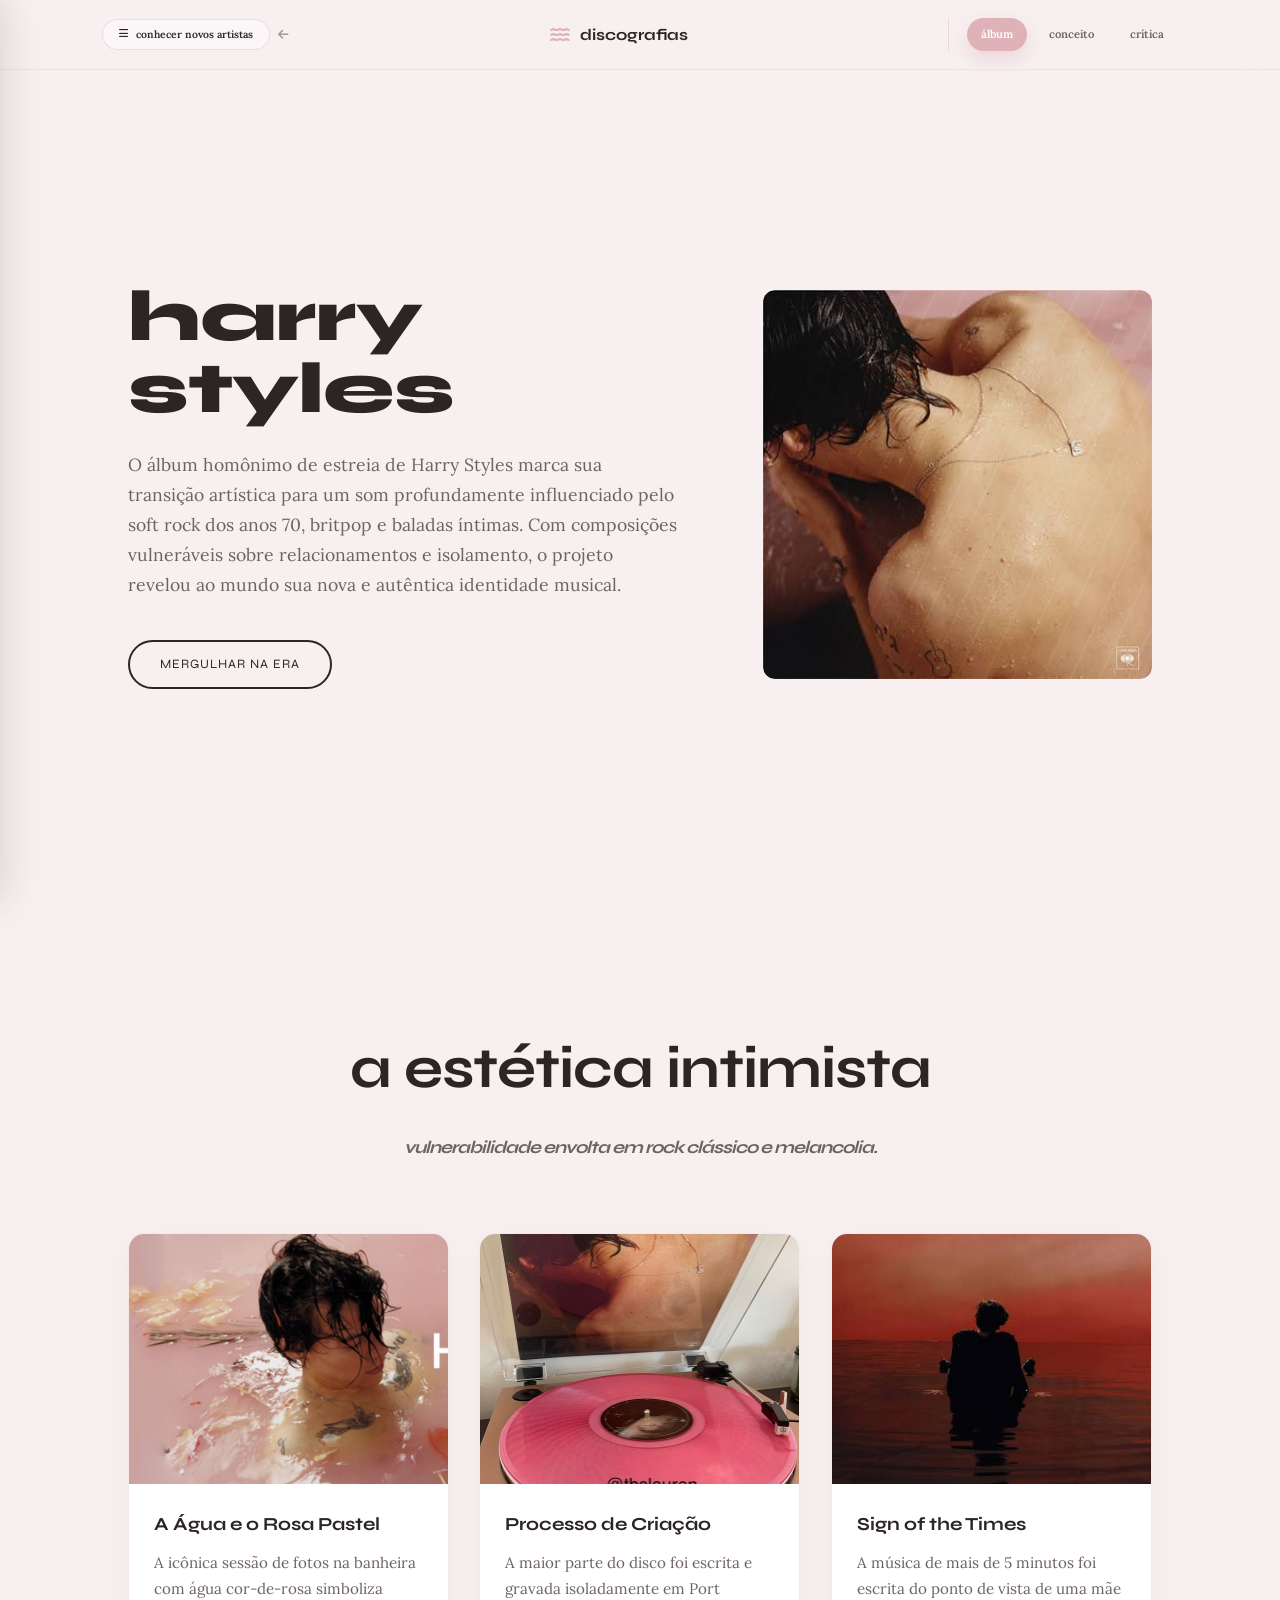
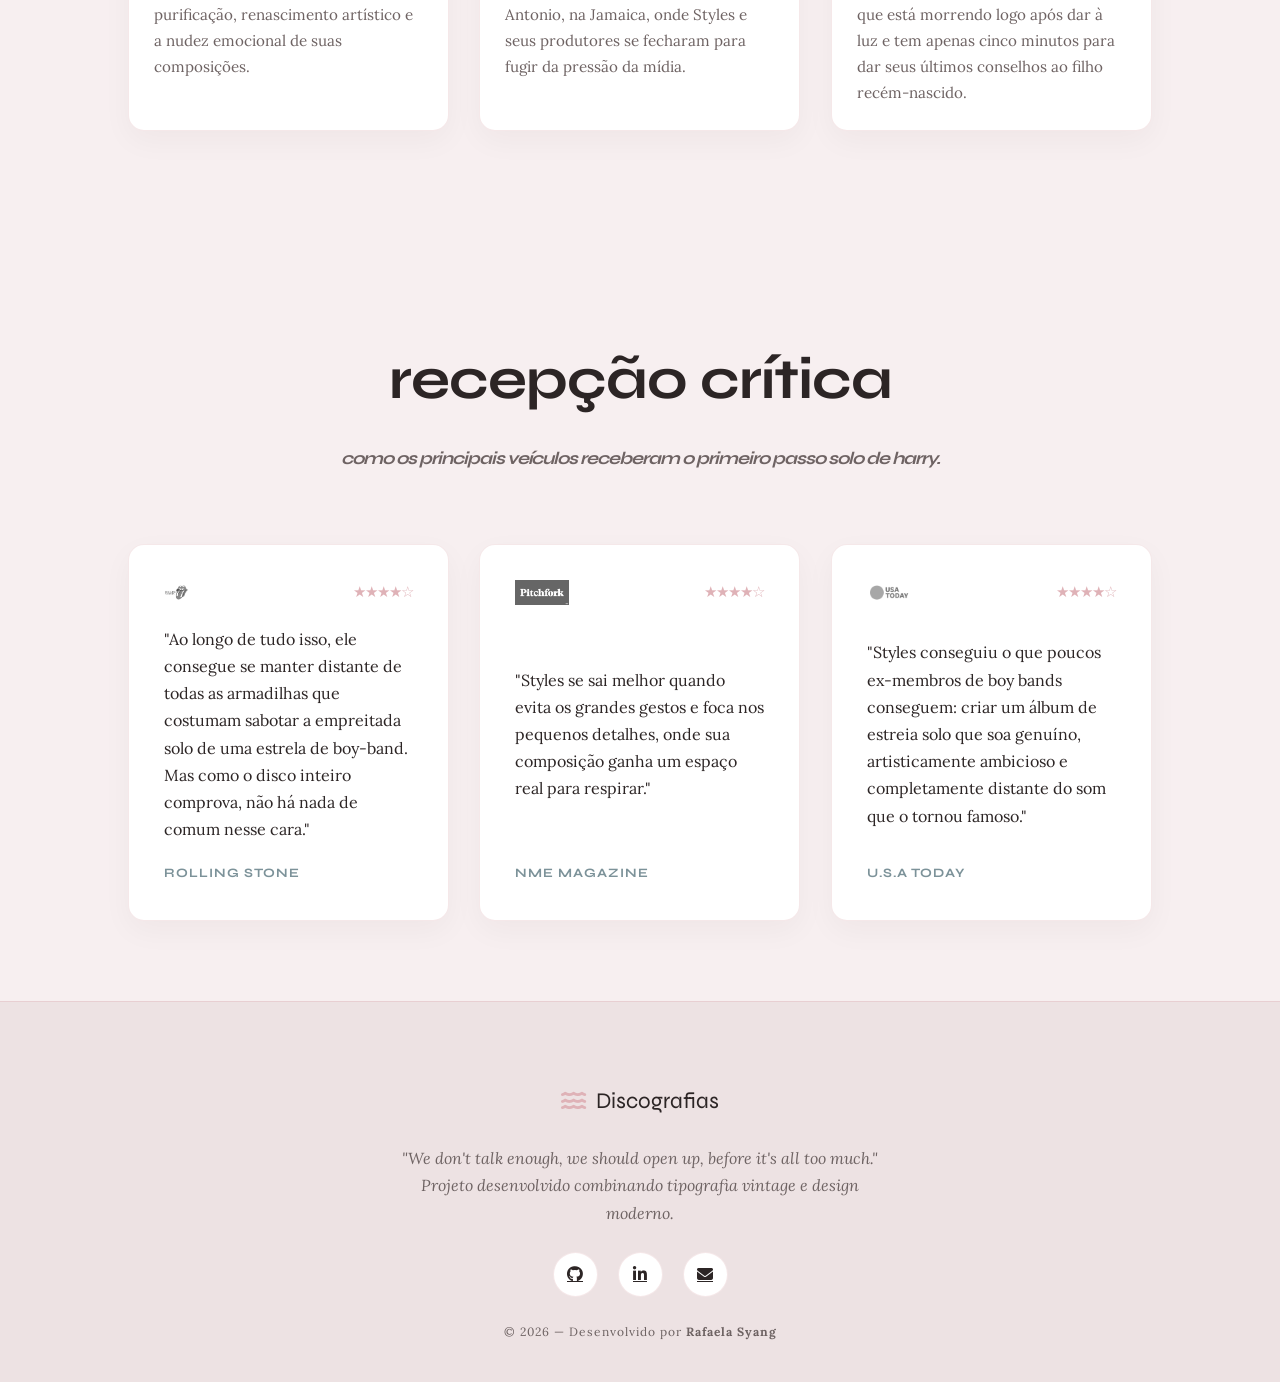
<file: harry.html>
<!DOCTYPE html>
<html lang="pt-br">

<head>
    <meta charset="UTF-8">
    <meta name="viewport" content="width=device-width, initial-scale=1.0">
    <title>Harry Styles | Harry Styles</title>

    <link rel="stylesheet" href="https://cdnjs.cloudflare.com/ajax/libs/font-awesome/6.5.1/css/all.min.css" />

    <link rel="stylesheet" href="src/style/harrystyle.css">
    <link rel="stylesheet" href="src/style/harryheader.css">
    <link rel="stylesheet" href="src/style/harryhome.css">

    <script src="https://cdnjs.cloudflare.com/ajax/libs/jquery/3.7.1/jquery.min.js"></script>
</head>

<body class="harry-theme">

    <div id="blury_overlay"></div>

    <aside id="sidebar_menu">
        <div class="sidebar-header">
            <h3>selecione um artista</h3>
            <button id="close_sidebar" aria-label="Fechar menu"><i class="fa-solid fa-xmark"></i></button>
        </div>
        <nav class="sidebar-nav">
            <a href="capa.html" class="sidebar-link back-to-home">
                <i class="fa-solid fa-house-chimney"></i>
                <span>voltar para o início</span>
            </a>
            <hr class="sidebar-divider" style="border: 0; border-top: 1px solid rgba(0,0,0,0.08); margin: 5px 0;">

            <a href="index.html" class="sidebar-link"><i class="fa-solid fa-cloud"></i> Ariana Grande</a>
            <a href="nanda.html" class="sidebar-link"><i class="fa-solid fa-ranking-star"></i> NandaTsunami</a>
            <a href="emicida.html" class="sidebar-link"><i class="fa-solid fa-crown"></i> Emicida</a>
            <a href="pabllo.html" class="sidebar-link"><i class="fa-solid fa-sun"></i> Pabllo Vittar</a>
            <a href="zimbra.html" class="sidebar-link"><i class="fa-solid fa-mountain-sun"></i> Zimbra</a>
            <a href="tasha.html" class="sidebar-link"><i class="fa-solid fa-moon"></i> Tasha & Tracie</a>
            <a href="urias.html" class="sidebar-link"><i class="fa-solid fa-mask"></i> Urias</a>
            <a href="harry.html" class="sidebar-link active-artist"><i class="fa-solid fa-water"></i> Harry Style</a>
            <a href="gorillaz.html" class="sidebar-link"><i class="fa-solid fa-ship"></i> Gorillaz</a>
            <a href="john.html" class="sidebar-link"><i class="fa-solid fa-crosshairs"></i> John</a>
            <a href="sza.html" class="sidebar-link"><i class="fa-solid fa-seedling"></i> SZA</a>
            <a href="lana.html" class="sidebar-link"><i class="fa-solid fa-sailboat"></i> Lana Del Rey</a>
            <a href="luanna.html" class="sidebar-link"><i class="fa-solid fa-eye"></i> MC Luanna</a>
            <a href="racionais.html" class="sidebar-link"><i class="fa-solid fa-cross"></i> Racionais
                MC's</a>

        </nav>
    </aside>

    <header>
        <nav id="navbar">
            <div id="toggle_container">
                <button id="sidebar_btn" aria-label="Abrir menu de artistas">
                    <i class="fa-solid fa-bars"></i>
                    <span>conhecer novos artistas</span>
                </button>
                <i class="fa-solid fa-arrow-left arrow-indicator"></i>
            </div>

            <div class="logo-center">
                <i class="fa-solid fa-water animated-icon"></i>
                <span class="brand-text">Discografias</span>
            </div>

            <div id="nav_list_container">
                <ul id="nav_list">
                    <li class="nav-item active"><a href="#home">álbum</a></li>
                    <li class="nav-item"><a href="#menu">conceito</a></li>
                    <li class="nav-item"><a href="#menu2">crítica</a></li>
                </ul>
            </div>

            <button id="mobile_btn" aria-label="Abrir seções" aria-expanded="false" aria-controls="mobile_menu">
                <i class="fa-solid fa-bars"></i>
            </button>
        </nav>

        <div id="mobile_menu" role="menu">
            <ul id="mobile_nav_list">
                <li class="nav-item"><a href="#home">álbum</a></li>
                <li class="nav-item"><a href="#menu">conceito</a></li>
                <li class="nav-item"><a href="#menu2">crítica</a></li>
            </ul>
        </div>
    </header>

    <main id="content">
        <section id="home">
            <div id="cta" class="scroll-animate from-left">
                <h1 class="title">Harry Styles</h1>
                <p class="description">
                    O álbum homônimo de estreia de Harry Styles marca sua transição artística para um som profundamente
                    influenciado pelo soft rock dos anos 70, britpop e baladas íntimas. Com composições vulneráveis
                    sobre relacionamentos e isolamento, o projeto revelou ao mundo sua nova e autêntica identidade
                    musical.
                </p>
                <div id="cta_buttons">
                    <a href="#menu" class="btn-more">Mergulhar na era</a>
                </div>
            </div>

            <div id="banner" class="scroll-animate from-right">
                <div class="album-wrapper floating-art">
                    <a href="https://open.spotify.com/intl-pt/album/1FZKIm3JVDCxTchXDo5jOV" target="_blank"
                        rel="noopener" title="Ouvir no Spotify">
                        <img src="src/images/banho.jfif" alt="Capa do álbum Harry Styles">
                        <div class="spotify-overlay">
                            <i class="fa-brands fa-spotify"></i>
                        </div>
                    </a>
                </div>
            </div>
        </section>

        <section id="menu">
            <h2 class="section-title scroll-animate from-bottom">A Estética Intimista</h2>
            <h3 class="section-subtitle scroll-animate from-bottom">Vulnerabilidade envolta em rock clássico e
                melancolia.</h3>

            <div class="menu-container">
                <div class="menu-item harry-card scroll-animate from-bottom delay-1">
                    <img src="src/images/reto.jpg" alt="Water Aesthetics" class="menu-img">
                    <div class="menu-details">
                        <h4 class="card-item-title">A Água e o Rosa Pastel</h4>
                        <p class="card-item-description">
                            A icônica sessão de fotos na banheira com água cor-de-rosa simboliza purificação,
                            renascimento artístico e a nudez emocional de suas composições.
                        </p>
                    </div>
                </div>
                <div class="menu-item harry-card scroll-animate from-bottom delay-2">
                    <img src="src/images/disco.jpg" alt="Vintage Influence" class="menu-img">
                    <div class="menu-details">
                        <h4 class="card-item-title">Processo de Criação</h4>
                        <p class="card-item-description">
                            A maior parte do disco foi escrita e gravada isoladamente em Port Antonio, na Jamaica, onde
                            Styles e seus produtores se fecharam para fugir da pressão da mídia.
                        </p>
                    </div>
                </div>
                <div class="menu-item harry-card scroll-animate from-bottom delay-3">
                    <img src="src/images/vermei.jfif" alt="Sign of the Times" class="menu-img">
                    <div class="menu-details">
                        <h4 class="card-item-title">Sign of the Times</h4>
                        <p class="card-item-description">
                            A música de mais de 5 minutos foi escrita do ponto de vista de uma mãe que está morrendo
                            logo após dar à luz e tem apenas cinco minutos para dar seus últimos conselhos ao filho
                            recém-nascido.
                        </p>
                    </div>
                </div>
            </div>
        </section>

        <section id="menu2">
            <h2 class="section-title scroll-animate from-bottom">Recepção Crítica</h2>
            <h3 class="section-subtitle scroll-animate from-bottom">Como os principais veículos receberam o primeiro
                passo solo de Harry.</h3>

            <div class="critica-grid">
                <div class="critica-card harry-card scroll-animate from-bottom delay-1">
                    <div class="critica-header">
                        <img src="src/images/rolling-stone-logo.png" alt="Rolling Stone" class="critica-logo">
                        <span class="nota">★★★★☆</span>
                    </div>
                    <p class="critica-texto">
                        "Ao longo de tudo isso, ele consegue se manter distante de todas as armadilhas que costumam
                        sabotar a empreitada solo de uma estrela de boy-band. Mas como o disco inteiro comprova, não há
                        nada de comum nesse cara."
                    </p>
                    <span class="critico-nome">Rolling Stone</span>
                </div>

                <div class="critica-card harry-card scroll-animate from-bottom delay-2">
                    <div class="critica-header">
                        <img src="src/images/pitchfork-wordmark-new.png" alt="NME" class="critica-logo">
                        <span class="nota">★★★★☆</span>
                    </div>
                    <p class="critica-texto">
                        "Styles se sai melhor quando evita os grandes gestos e foca nos pequenos detalhes, onde sua
                        composição ganha um espaço real para respirar."
                    </p>
                    <span class="critico-nome">NME Magazine</span>
                </div>

                <div class="critica-card harry-card scroll-animate from-bottom delay-3">
                    <div class="critica-header">
                        <img src="src/images/usa.png" alt="Consequence of Sound" class="critica-logo">
                        <span class="nota">★★★★☆</span>
                    </div>
                    <p class="critica-texto">
                        "Styles conseguiu o que poucos ex-membros de boy bands conseguem: criar um álbum de estreia solo
                        que soa genuíno, artisticamente ambicioso e completamente distante do som que o tornou famoso."
                    </p>
                    <span class="critico-nome">U.S.A TODAY</span>
                </div>
            </div>
        </section>
    </main>

    <footer id="footer">
        <div class="footer-content">
            <div class="footer-brand">
                <i class="fa-solid fa-water"></i>
                <span>Discografias</span>
            </div>
            <p class="footer-text">
                "We don't talk enough, we should open up, before it's all too much."
                <br>
                Projeto desenvolvido combinando tipografia vintage e design moderno.
            </p>
            <div class="footer-socials">
                <a href="https://github.com/rafasyang7-cell" target="_blank" rel="noopener"><i
                        class="fa-brands fa-github"></i></a>
                <a href="https://www.linkedin.com/" target="_blank" rel="noopener"><i
                        class="fa-brands fa-linkedin-in"></i></a>
                <a href="mailto:rafasyang7@gmail.com"><i class="fa-solid fa-envelope"></i></a>
            </div>
            <div class="footer-copyright">
                © 2026 — Desenvolvido por <strong>Rafaela Syang</strong>
            </div>
        </div>
    </footer>

    <script src="src/javascript/harry.js"></script>
</body>

</html>
</file>
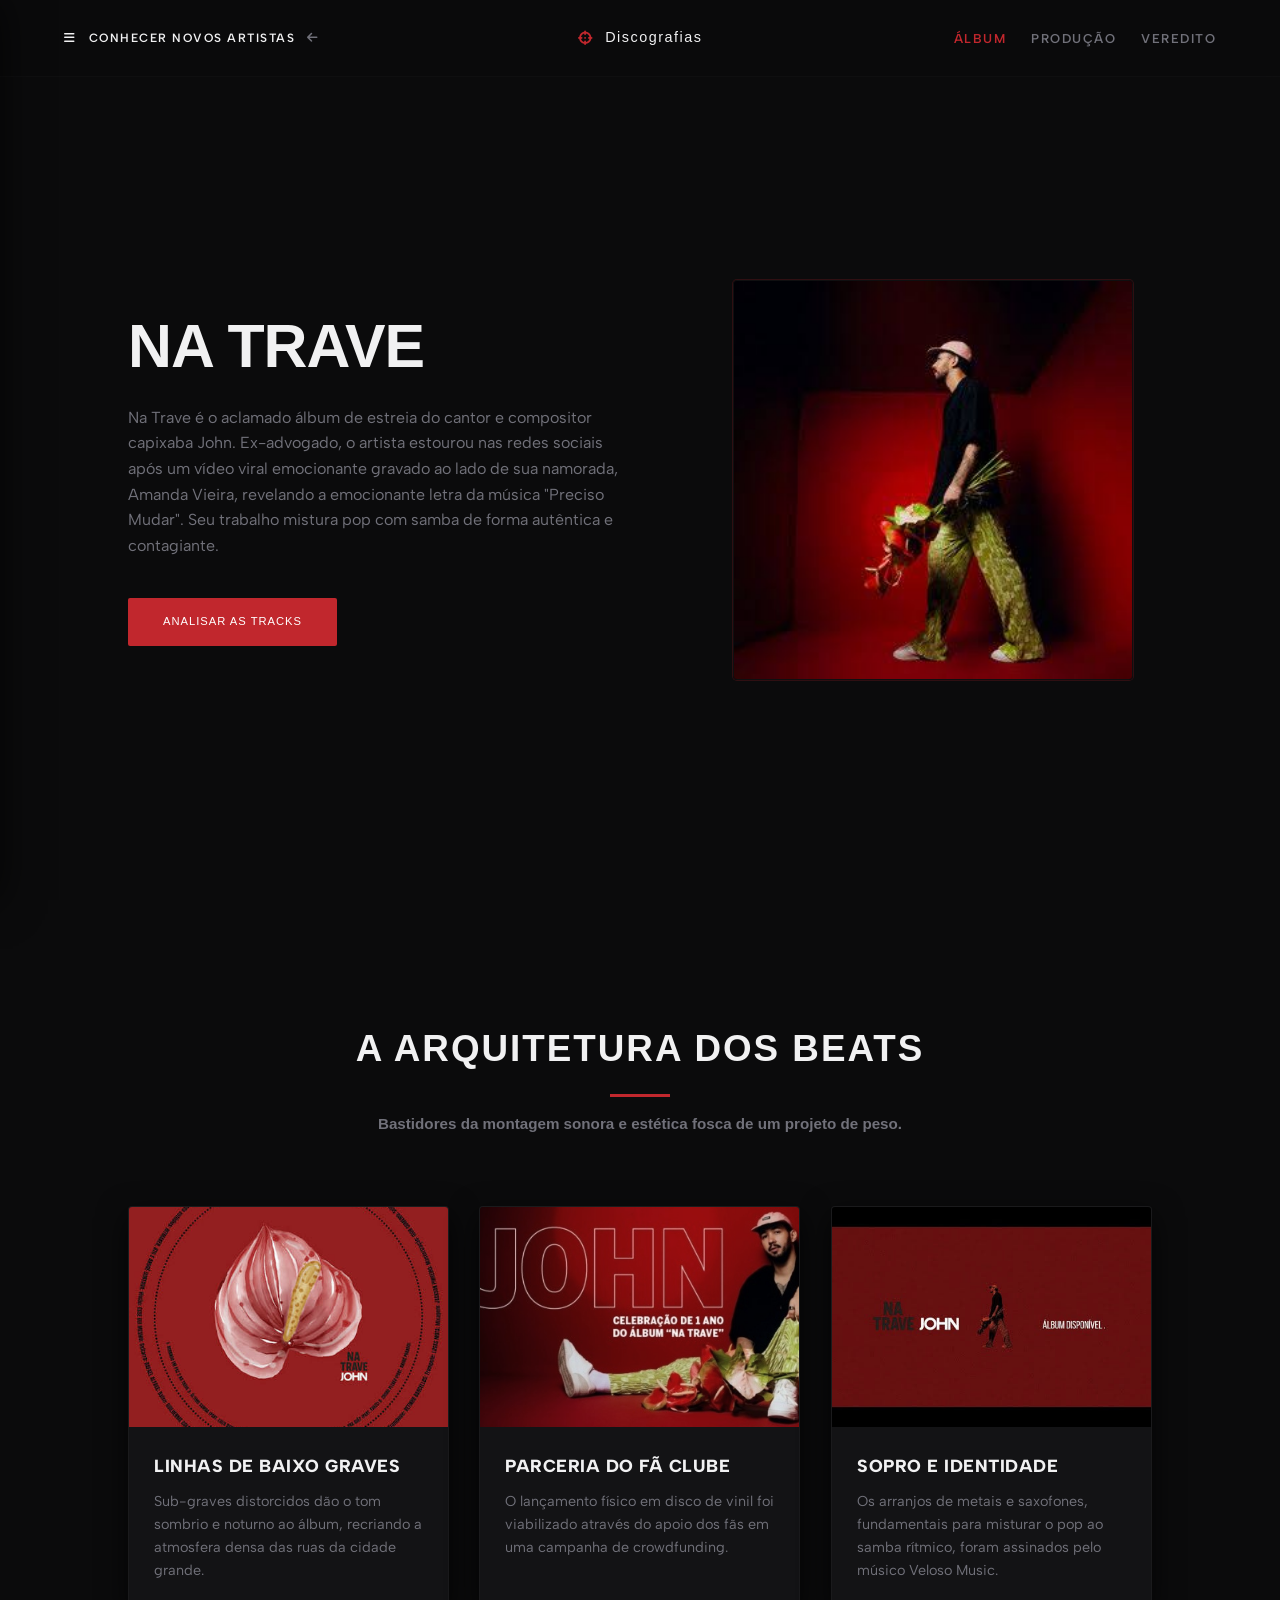
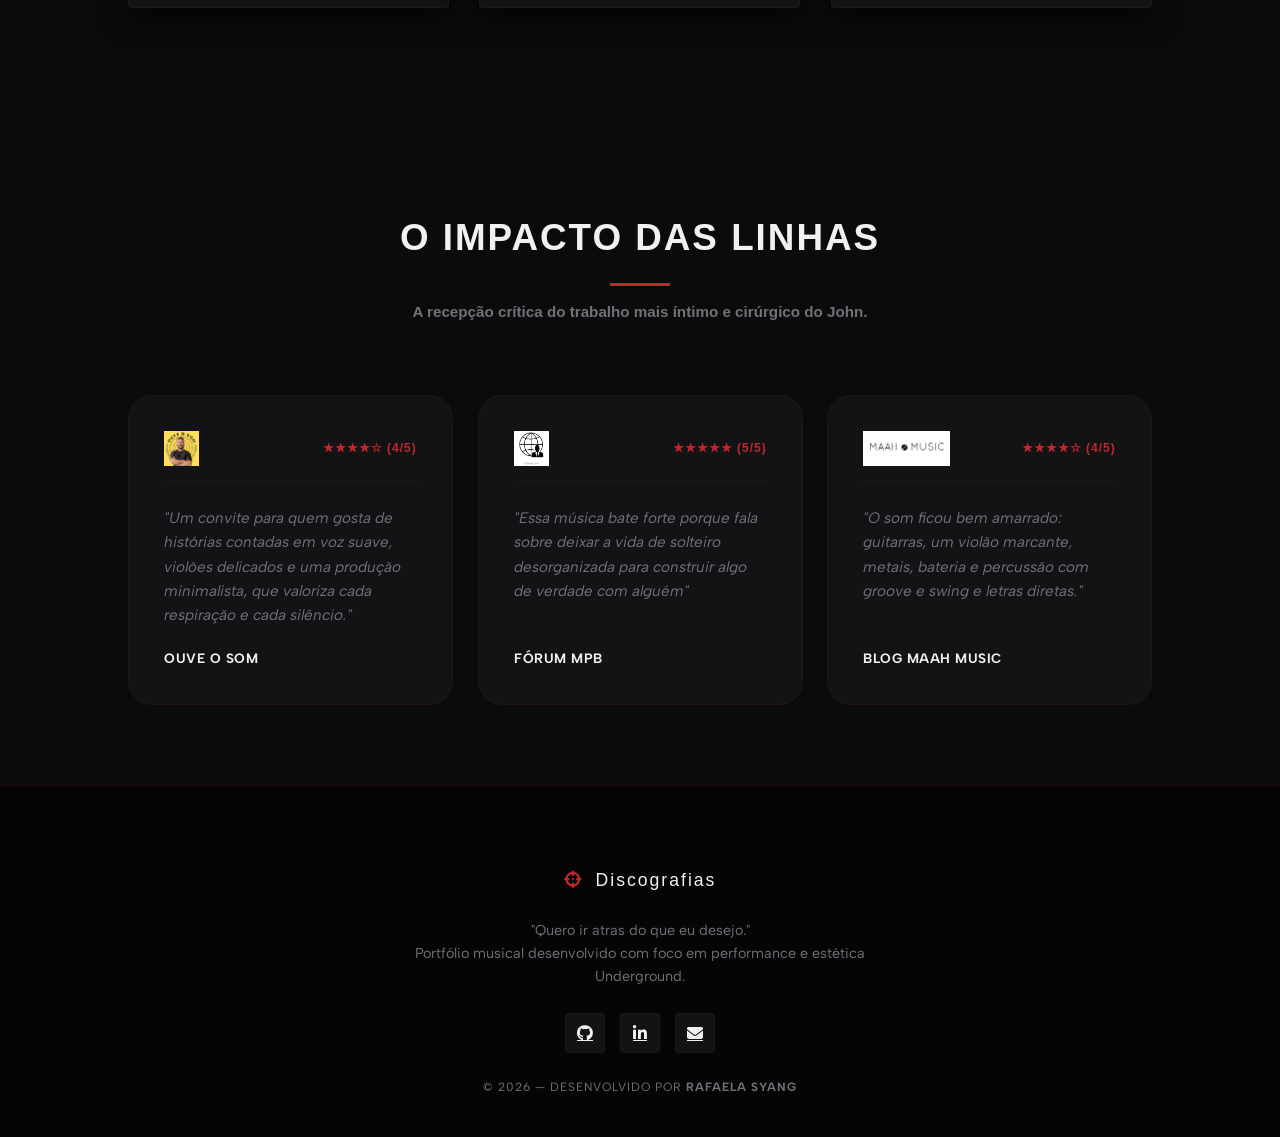
<file: john.html>
<!DOCTYPE html>
<html lang="pt-br">

<head>
    <meta charset="UTF-8">
    <meta name="viewport" content="width=device-width, initial-scale=1.0">
    <title>John | Na Trave</title>

    <link rel="stylesheet" href="https://cdnjs.cloudflare.com/ajax/libs/font-awesome/6.5.1/css/all.min.css" />

    <link rel="stylesheet" href="src/style/johnstyle.css">
    <link rel="stylesheet" href="src/style/johnheader.css">
    <link rel="stylesheet" href="src/style/johnhome.css">

    <script src="https://cdnjs.cloudflare.com/ajax/libs/jquery/3.7.1/jquery.min.js"></script>
</head>

<body class="john-theme">

    <div id="blury_overlay"></div>

    <aside id="sidebar_menu">
        <div class="sidebar-header">
            <h3>selecione um artista</h3>
            <button id="close_sidebar" aria-label="Fechar menu"><i class="fa-solid fa-xmark"></i></button>
        </div>
        <nav class="sidebar-nav">
            <a href="capa.html" class="sidebar-link back-to-home">
                <i class="fa-solid fa-house-chimney"></i>
                <span>voltar para o início</span>
            </a>
            <hr class="sidebar-divider" style="border: 0; border-top: 1px solid rgba(255,255,255,0.05); margin: 5px 0;">


            <a href="index.html" class="sidebar-link"><i class="fa-solid fa-cloud"></i> Ariana Grande</a>
            <a href="nanda.html" class="sidebar-link"><i class="fa-solid fa-ranking-star"></i>
                NandaTsunami</a>
            <a href="emicida.html" class="sidebar-link"><i class="fa-solid fa-crown"></i> Emicida</a>
            <a href="pabllo.html" class="sidebar-link"><i class="fa-solid fa-sun"></i> Pabllo Vittar</a>
            <a href="zimbra.html" class="sidebar-link"><i class="fa-solid fa-mountain-sun"></i> Zimbra</a>
            <a href="tasha.html" class="sidebar-link"><i class="fa-solid fa-moon"></i> Tasha & Tracie</a>
            <a href="urias.html" class="sidebar-link"><i class="fa-solid fa-mask"></i> Urias</a>
            <a href="harry.html" class="sidebar-link"><i class="fa-solid fa-water"></i> Harry Styles</a>
            <a href="gorillaz.html" class="sidebar-link"><i class="fa-solid fa-ship"></i> Gorillaz</a>
            <a href="john.html" class="sidebar-link active-artist"><i class="fa-solid fa-crosshairs"></i> John</a>
            <a href="sza.html" class="sidebar-link"><i class="fa-solid fa-seedling"></i> SZA</a>
            <a href="lana.html" class="sidebar-link"><i class="fa-solid fa-sailboat"></i> Lana Del Rey</a>
            <a href="luanna.html" class="sidebar-link"><i class="fa-solid fa-eye"></i> MC Luanna</a>
            <a href="racionais.html" class="sidebar-link"><i class="fa-solid fa-cross"></i> Racionais
                MC's</a>

        </nav>
    </aside>

    <header>
        <nav id="navbar">
            <div id="toggle_container">
                <button id="sidebar_btn" aria-label="Abrir menu de artistas">
                    <i class="fa-solid fa-bars"></i>
                    <span>conhecer novos artistas</span>
                </button>
                <i class="fa-solid fa-arrow-left arrow-indicator"></i>
            </div>

            <div class="logo-center">
                <i class="fa-solid fa-crosshairs animated-icon"></i>
                <span class="brand-text">Discografias</span>
            </div>

            <div id="nav_list_container">
                <ul id="nav_list">
                    <li class="nav-item active"><a href="#home">álbum</a></li>
                    <li class="nav-item"><a href="#menu">produção</a></li>
                    <li class="nav-item"><a href="#menu2">veredito</a></li>
                </ul>
            </div>

            <button id="mobile_btn" aria-label="Abrir seções" aria-expanded="false" aria-controls="mobile_menu">
                <i class="fa-solid fa-bars"></i>
            </button>
        </nav>

        <div id="mobile_menu" role="menu">
            <ul id="mobile_nav_list">
                <li class="nav-item"><a href="#home">álbum</a></li>
                <li class="nav-item"><a href="#menu">produção</a></li>
                <li class="nav-item"><a href="#menu2">veredito</a></li>
            </ul>
        </div>
    </header>

    <main id="content">
        <section id="home">
            <div id="cta" class="scroll-animate from-left">
                <h1 class="title">Na Trave</h1>
                <p class="description">
                    Na Trave é o aclamado álbum de estreia do cantor e compositor capixaba John. Ex-advogado, o artista
                    estourou nas redes sociais após um vídeo viral emocionante gravado ao lado de sua namorada, Amanda
                    Vieira, revelando a emocionante letra da música "Preciso Mudar". Seu trabalho mistura pop com samba
                    de forma autêntica e contagiante.
                </p>
                <div id="cta_buttons">
                    <a href="#menu" class="btn-more">Analisar as tracks</a>
                </div>
            </div>

            <div id="banner" class="scroll-animate from-right">
                <div class="album-wrapper edge-glow">
                    <a href="https://open.spotify.com/intl-pt/album/5cmUZF5k2gjrsYYJsRAWxq" target="_blank"
                        rel="noopener" title="Ouvir no Spotify">
                        <img src="src/images/flor.jfif" alt="Capa do álbum Na Trave do John">
                        <div class="spotify-overlay">
                            <i class="fa-brands fa-spotify"></i>
                        </div>
                    </a>
                </div>
            </div>
        </section>

        <section id="menu">
            <h2 class="section-title scroll-animate from-bottom">A Arquitetura dos Beats</h2>
            <h3 class="section-subtitle scroll-animate from-bottom">Bastidores da montagem sonora e estética fosca de um
                projeto de peso.</h3>

            <div class="menu-container">
                <div class="menu-item john-card scroll-animate from-bottom delay-1">
                    <img src="src/images/fro.jfif" alt="Estúdio" class="menu-img">
                    <div class="menu-details">
                        <h4 class="card-item-title">Linhas de Baixo Graves</h4>
                        <p class="card-item-description">
                            Sub-graves distorcidos dão o tom sombrio e noturno ao álbum, recriando a atmosfera densa das
                            ruas da cidade grande.
                        </p>
                    </div>
                </div>
                <div class="menu-item john-card scroll-animate from-bottom delay-2">
                    <img src="src/images/sentado.jpg" alt="Lirismo" class="menu-img">
                    <div class="menu-details">
                        <h4 class="card-item-title">Parceria do fã clube</h4>
                        <p class="card-item-description">
                            O lançamento físico em disco de vinil foi viabilizado através do apoio dos fãs em uma
                            campanha de crowdfunding.
                        </p>
                    </div>
                </div>
                <div class="menu-item john-card scroll-animate from-bottom delay-3">
                    <img src="src/images/hori.jfif" alt="Visual" class="menu-img">
                    <div class="menu-details">
                        <h4 class="card-item-title">Sopro e Identidade</h4>
                        <p class="card-item-description">
                            Os arranjos de metais e saxofones, fundamentais para misturar o pop ao samba rítmico,
                            foram assinados pelo músico Veloso Music.
                        </p>
                    </div>
                </div>
            </div>
        </section>

        <section id="menu2">
            <h2 class="section-title scroll-animate from-bottom">O Impacto das Linhas</h2>
            <h3 class="section-subtitle scroll-animate from-bottom">A recepção crítica do trabalho mais íntimo e
                cirúrgico do John.</h3>

            <div class="critica-grid">

                <div class="critica-card scroll-animate from-bottom delay-1">

                    <div class="critica-header">

                        <img src="src/images/pequena.jpg" alt="Logo Trace" class="critica-logo">

                        <span class="nota">
                            ★★★★☆ (4/5)
                        </span>
                    </div>

                    <p class="critica-texto">
                        "Um convite para quem gosta de histórias contadas em voz suave, violões delicados e uma produção
                        minimalista, que valoriza cada respiração e cada silêncio."
                    </p>

                    <span class="critico-nome">
                        Ouve o Som
                    </span>
                </div>

                <div class="critica-card scroll-animate from-bottom delay-2">

                    <div class="critica-header">

                        <img src="src/images/user.jfif" alt="Logo Radar" class="critica-logo">

                        <span class="nota">
                            ★★★★★ (5/5)
                        </span>
                    </div>

                    <p class="critica-texto">
                        "Essa música bate forte porque fala sobre deixar a vida de solteiro desorganizada para construir
                        algo de verdade com alguém"
                    </p>

                    <span class="critico-nome">
                        Fórum MPB
                    </span>
                </div>

                <div class="critica-card scroll-animate from-bottom delay-3">

                    <div class="critica-header">

                        <img src="src/images/mahh.png" alt="Logo Rap" class="critica-logo">

                        <span class="nota">
                            ★★★★☆ (4/5)
                        </span>
                    </div>

                    <p class="critica-texto">
                        "O som ficou bem amarrado: guitarras, um violão marcante, metais, bateria e percussão com groove
                        e swing e letras diretas."
                    </p>

                    <span class="critico-nome">
                        Blog Maah Music
                    </span>
                </div>
            </div>
        </section>
    </main>


    <footer id="footer">
        <div class="footer-content">
            <div class="footer-brand">
                <i class="fa-solid fa-crosshairs"></i>
                <span>Discografias</span>
            </div>
            <p class="footer-text">
                "Quero ir atras do que eu desejo."
                <br>
                Portfólio musical desenvolvido com foco em performance e estética Underground.
            </p>
            <div class="footer-socials">
                <a href="https://github.com/rafasyang7-cell" target="_blank" rel="noopener"><i
                        class="fa-brands fa-github"></i></a>
                <a href="https://www.linkedin.com/" target="_blank" rel="noopener"><i
                        class="fa-brands fa-linkedin-in"></i></a>
                <a href="mailto:rafasyang7@gmail.com"><i class="fa-solid fa-envelope"></i></a>
            </div>
            <div class="footer-copyright">
                © 2026 — Desenvolvido por <strong>Rafaela Syang</strong>
            </div>
        </div>
    </footer>

    <script src="src/javascript/johnscript.js"></script>
</body>

</html>
</file>
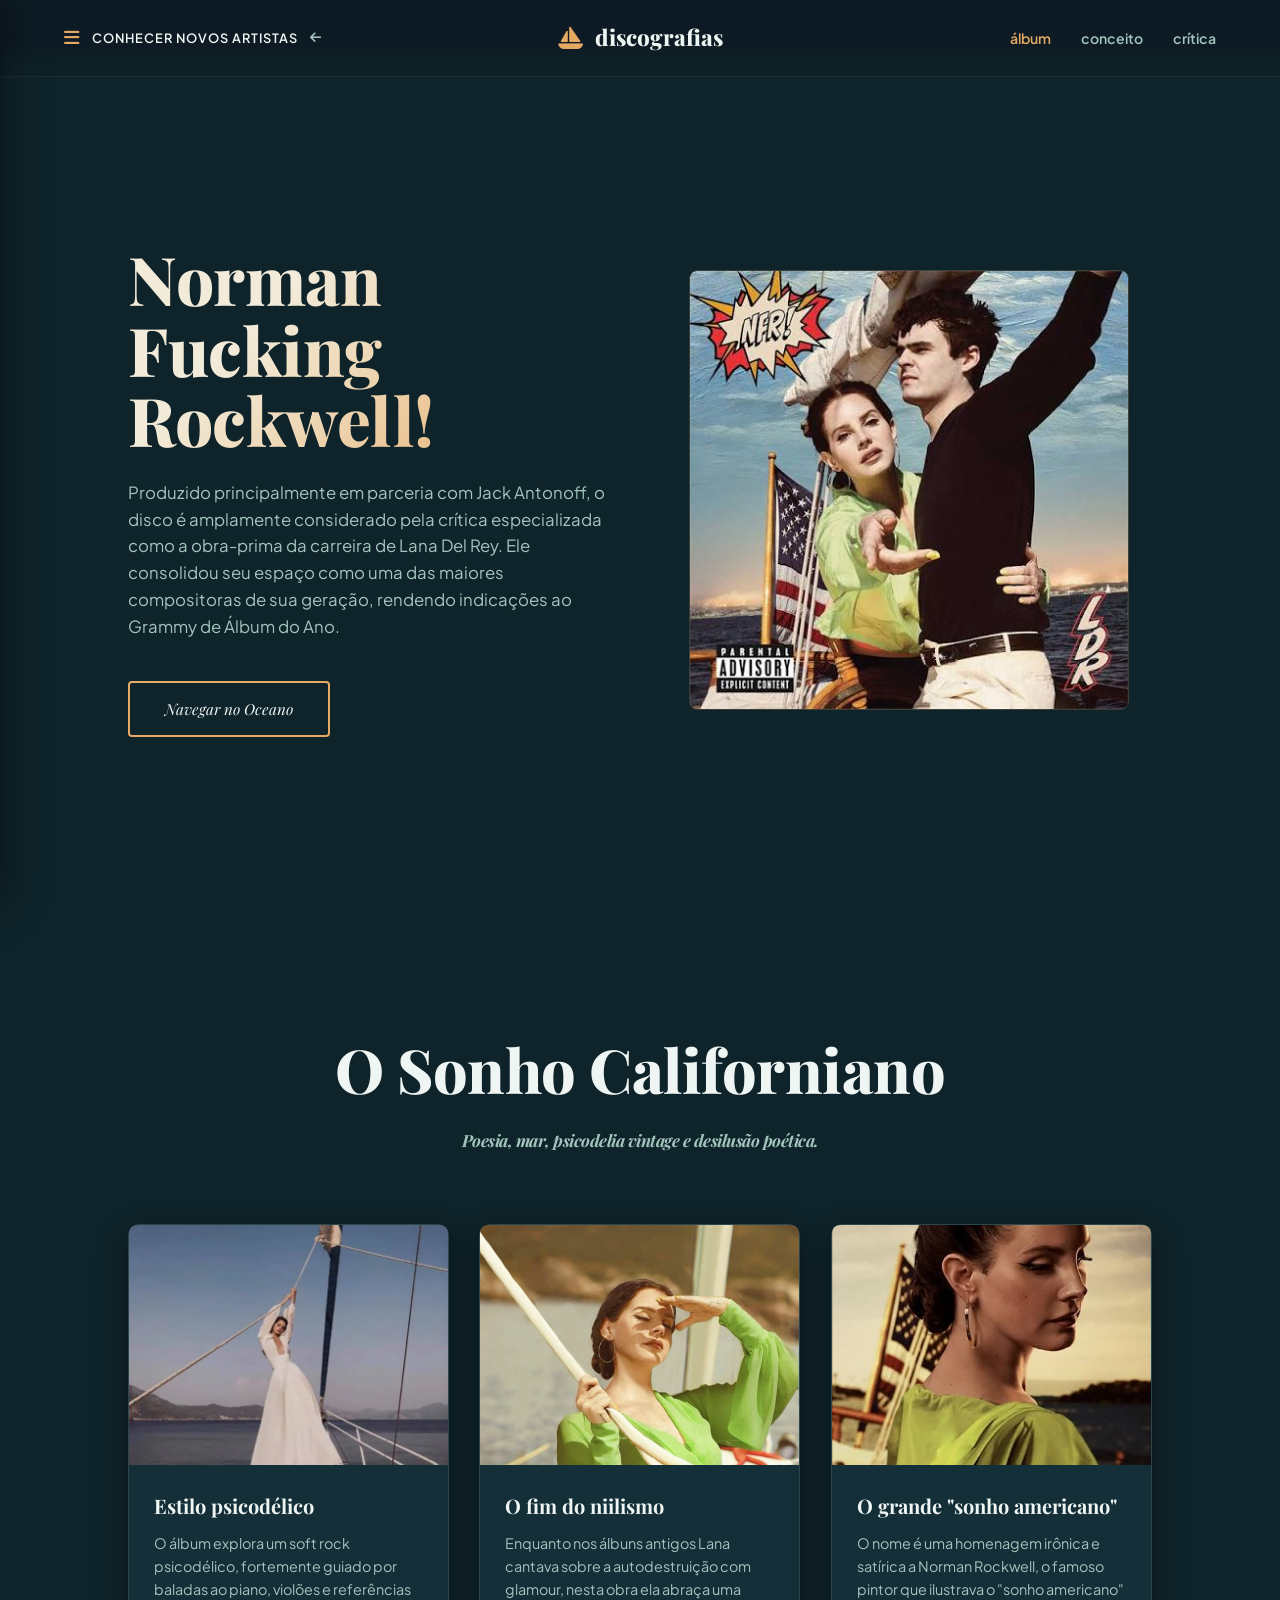
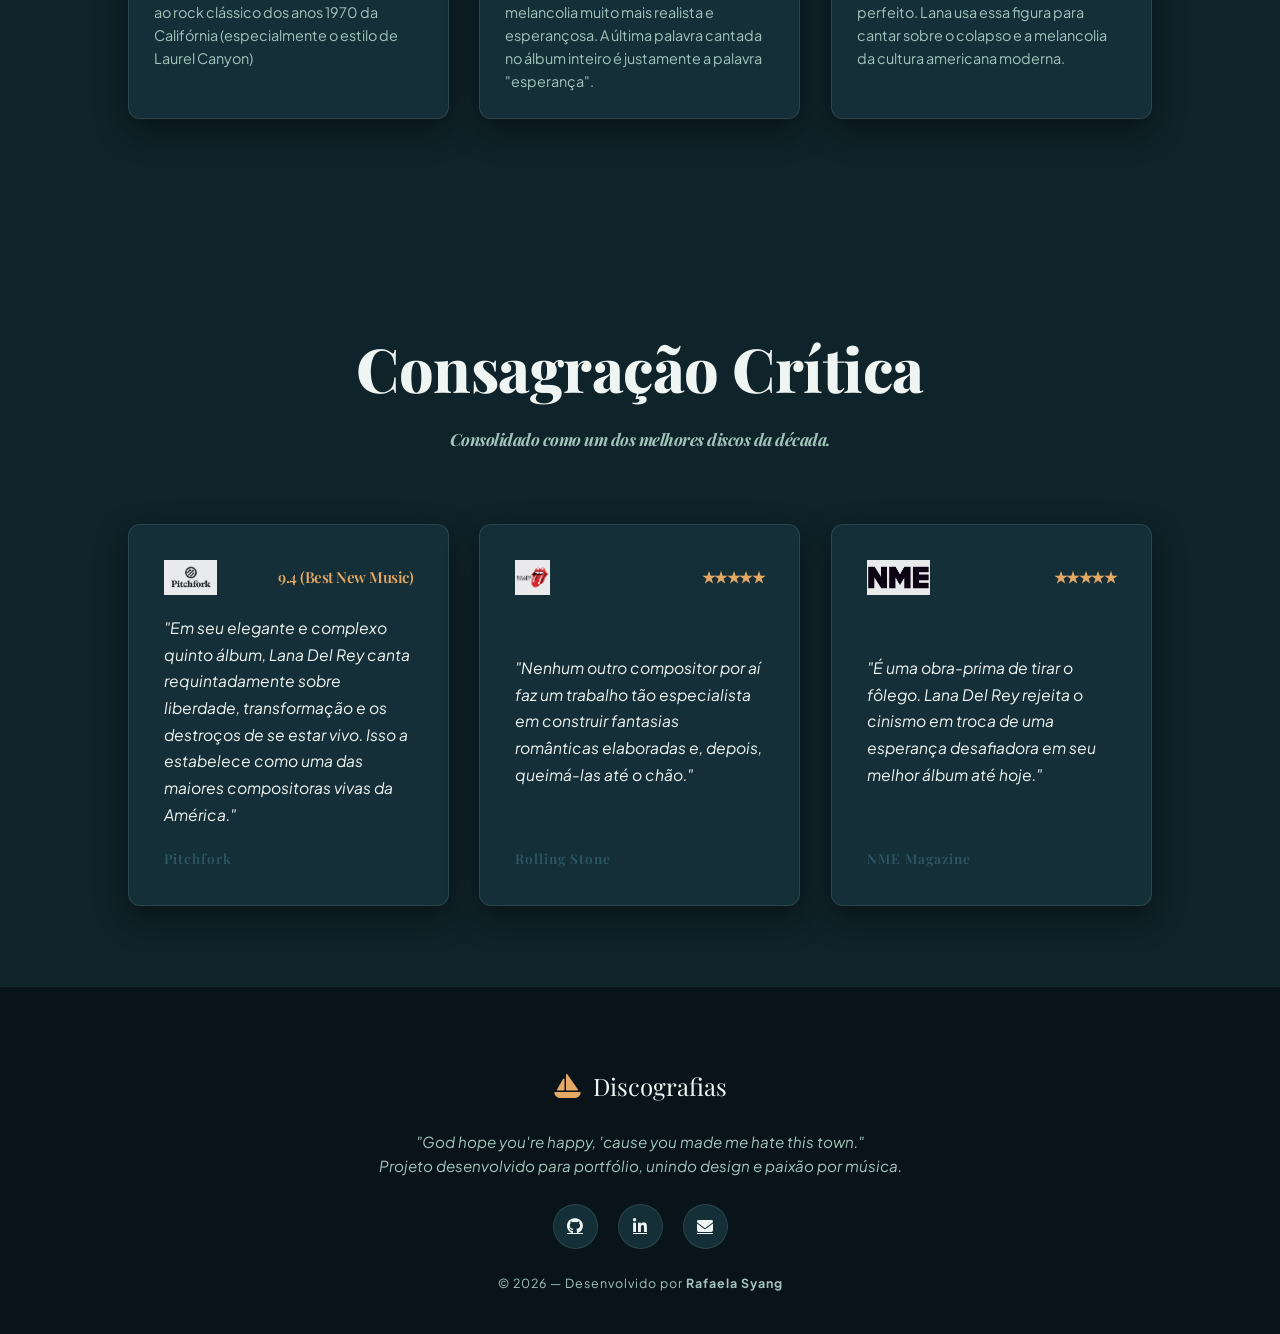
<file: lana.html>
<!DOCTYPE html>
<html lang="pt-br">

<head>
    <meta charset="UTF-8">
    <meta name="viewport" content="width=device-width, initial-scale=1.0">
    <title>Lana Del Rey | Norman Fucking Rockwell!</title>

    <link rel="stylesheet" href="https://cdnjs.cloudflare.com/ajax/libs/font-awesome/6.5.1/css/all.min.css" />

    <link rel="stylesheet" href="src/style/lanastyle.css">
    <link rel="stylesheet" href="src/style/lanaheader.css">
    <link rel="stylesheet" href="src/style/lanahome.css">

    <script src="https://cdnjs.cloudflare.com/ajax/libs/jquery/3.7.1/jquery.min.js"></script>
</head>

<body class="lana-theme">

    <div id="blury_overlay"></div>

    <aside id="sidebar_menu">
        <div class="sidebar-header">
            <h3>selecione um artista</h3>
            <button id="close_sidebar" aria-label="Fechar menu"><i class="fa-solid fa-xmark"></i></button>
        </div>
        <nav class="sidebar-nav">
            <a href="capa.html" class="sidebar-link back-to-home">
                <i class="fa-solid fa-house-chimney"></i>
                <span>voltar para o início</span>
            </a>
            <hr class="sidebar-divider" style="border: 0; border-top: 1px solid rgba(255,255,255,0.05); margin: 5px 0;">

            <a href="index.html" class="sidebar-link"><i class="fa-solid fa-cloud"></i> Ariana Grande</a>
            <a href="nanda.html" class="sidebar-link"><i class="fa-solid fa-ranking-star"></i> NandaTsunami</a>
            <a href="emicida.html" class="sidebar-link"><i class="fa-solid fa-crown"></i> Emicida</a>
            <a href="pabllo.html" class="sidebar-link"><i class="fa-solid fa-sun"></i> Pabllo Vittar</a>
            <a href="zimbra.html" class="sidebar-link"><i class="fa-solid fa-mountain-sun"></i> Zimbra</a>
            <a href="tasha.html" class="sidebar-link"><i class="fa-solid fa-gem"></i> Tasha & Tracie</a>
            <a href="urias.html" class="sidebar-link"><i class="fa-solid fa-mask"></i> Urias</a>
            <a href="harry.html" class="sidebar-link"><i class="fa-solid fa-water"></i> Harry Styles</a>
            <a href="gorillaz.html" class="sidebar-link"><i class="fa-solid fa-ship"></i> Gorillaz</a>
            <a href="john.html" class="sidebar-link"><i class="fa-solid fa-crosshairs"></i> John</a>
            <a href="sza.html" class="sidebar-link"><i class="fa-solid fa-seedling"></i> SZA</a>
            <a href="lana.html" class="sidebar-link active-artist"><i class="fa-solid fa-sailboat"></i> Lana Del Rey</a>
            <a href="luanna.html" class="sidebar-link"><i class="fa-solid fa-eye"></i> MC Luanna</a>
            <a href="racionais.html" class="sidebar-link"><i class="fa-solid fa-cross"></i> Racionais
                MC's</a>

        </nav>
    </aside>

    <header>
        <nav id="navbar">
            <div id="toggle_container">
                <button id="sidebar_btn" aria-label="Abrir menu de artistas">
                    <i class="fa-solid fa-bars"></i>
                    <span>conhecer novos artistas</span>
                </button>
                <i class="fa-solid fa-arrow-left arrow-indicator"></i>
            </div>

            <div class="logo-center">
                <i class="fa-solid fa-sailboat animated-icon"></i>
                <span class="brand-text">Discografias</span>
            </div>

            <div id="nav_list_container">
                <ul id="nav_list">
                    <li class="nav-item active"><a href="#home">álbum</a></li>
                    <li class="nav-item"><a href="#menu">conceito</a></li>
                    <li class="nav-item"><a href="#menu2">crítica</a></li>
                </ul>
            </div>

            <button id="mobile_btn" aria-label="Abrir seções" aria-expanded="false" aria-controls="mobile_menu">
                <i class="fa-solid fa-bars"></i>
            </button>
        </nav>

        <div id="mobile_menu" role="menu">
            <ul id="mobile_nav_list">
                <li class="nav-item"><a href="#home">álbum</a></li>
                <li class="nav-item"><a href="#menu">conceito</a></li>
                <li class="nav-item"><a href="#menu2">crítica</a></li>
            </ul>
        </div>
    </header>

    <main id="content">
        <section id="home">
            <div id="cta" class="scroll-animate from-left">
                <h1 class="title">Norman Fucking Rockwell!</h1>
                <p class="description">
                    Produzido principalmente em parceria com Jack Antonoff, o disco é amplamente considerado pela
                    crítica especializada como a obra-prima da carreira de Lana Del Rey. Ele consolidou seu espaço como
                    uma das maiores compositoras de sua geração, rendendo indicações ao Grammy de Álbum do Ano.
                </p>
                <div id="cta_buttons">
                    <a href="#menu" class="btn-more">Navegar no Oceano</a>
                </div>
            </div>

            <div id="banner" class="scroll-animate from-right">
                <div class="album-wrapper ocean-float">
                    <a href="http://googleusercontent.com/spotify.com/5" target="_blank" rel="noopener"
                        title="Ouvir no Spotify">
                        <img src="src/images/MAO.jfif" alt="Capa do álbum Norman Fucking Rockwell! de Lana Del Rey">
                        <div class="spotify-overlay">
                            <i class="fa-brands fa-spotify"></i>
                        </div>
                    </a>
                </div>
            </div>
        </section>

        <section id="menu">
            <div class="scroll-animate from-bottom">
                <h2 class="section-title">O Sonho Californiano</h2>
                <h3 class="section-subtitle">Poesia, mar, psicodelia vintage e desilusão poética.</h3>
            </div>

            <div class="menu-container">
                <div class="menu-item lana-card scroll-animate from-bottom">
                    <img src="src/images/branco.webp" alt="Estética Praiana e Náutica" class="menu-img">
                    <div class="menu-details">
                        <h4 class="card-item-title">Estilo psicodélico</h4>
                        <p class="card-item-description">
                            O álbum explora um soft rock psicodélico, fortemente guiado por baladas ao piano, violões e
                            referências ao rock clássico dos anos 1970 da Califórnia (especialmente o estilo de Laurel
                            Canyon)
                        </p>
                    </div>
                </div>
                <div class="menu-item lana-card scroll-animate from-bottom">
                    <img src="src/images/praia.jpg" alt="Produção de Jack Antonoff" class="menu-img">
                    <div class="menu-details">
                        <h4 class="card-item-title">O fim do niilismo</h4>
                        <p class="card-item-description">
                            Enquanto nos álbuns antigos Lana cantava sobre a autodestruição com glamour, nesta obra ela
                            abraça uma melancolia muito mais realista e esperançosa. A última palavra cantada no álbum
                            inteiro é justamente a palavra "esperança".
                        </p>
                    </div>
                </div>
                <div class="menu-item lana-card scroll-animate from-bottom">
                    <img src="src/images/eua.jfif" alt="Composições poéticas" class="menu-img">
                    <div class="menu-details">
                        <h4 class="card-item-title">O grande "sonho americano"</h4>
                        <p class="card-item-description">
                            O nome é uma homenagem irônica e satírica a Norman Rockwell, o famoso pintor que ilustrava o
                            "sonho americano" perfeito. Lana usa essa figura para cantar sobre o colapso e a melancolia
                            da cultura americana moderna.
                        </p>
                    </div>
                </div>
            </div>
        </section>

        <section id="menu2">
            <div class="scroll-animate from-bottom">
                <h2 class="section-title">Consagração Crítica</h2>
                <h3 class="section-subtitle">Consolidado como um dos melhores discos da década.</h3>
            </div>

            <div class="critica-grid">
                <div class="critica-card lana-card scroll-animate from-left">
                    <div class="critica-header">
                        <img src="src/images/Pitchfork 99.webp" alt="Logo Pitchfork" class="critica-logo">
                        <span class="nota">9.4 (Best New Music)</span>
                    </div>
                    <p class="critica-texto">
                        "Em seu elegante e complexo quinto álbum, Lana Del Rey canta requintadamente sobre liberdade,
                        transformação e os destroços de se estar vivo. Isso a estabelece como uma das maiores
                        compositoras vivas da América."
                    </p>
                    <span class="critico-nome">Pitchfork</span>
                </div>

                <div class="critica-card lana-card scroll-animate from-bottom">
                    <div class="critica-header">
                        <img src="src/images/rolling-stone-logo.png" alt="Logo Rolling Stone" class="critica-logo">
                        <span class="nota">★★★★★</span>
                    </div>
                    <p class="critica-texto">
                        "Nenhum outro compositor por aí faz um trabalho tão especialista em construir fantasias
                        românticas elaboradas e, depois, queimá-las até o chão."
                    </p>
                    <span class="critico-nome">Rolling Stone</span>
                </div>

                <div class="critica-card lana-card scroll-animate from-right">
                    <div class="critica-header">
                        <img src="src/images/nme-logo.png" alt="Logo NME" class="critica-logo">
                        <span class="nota">★★★★★</span>
                    </div>
                    <p class="critica-texto">
                        "É uma obra-prima de tirar o fôlego. Lana Del Rey rejeita o cinismo em troca de uma esperança
                        desafiadora em seu melhor álbum até hoje."
                    </p>
                    <span class="critico-nome">NME Magazine</span>
                </div>
            </div>
        </section>
    </main>

    <footer id="footer">
        <div class="footer-content">
            <div class="footer-brand">
                <i class="fa-solid fa-sailboat"></i>
                <span>Discografias</span>
            </div>
            <p class="footer-text">
                "God hope you're happy, 'cause you made me hate this town."
                <br>
                Projeto desenvolvido para portfólio, unindo design e paixão por música.
            </p>
            <div class="footer-socials">
                <a href="https://github.com/rafasyang7-cell" target="_blank" rel="noopener"><i
                        class="fa-brands fa-github"></i></a>
                <a href="https://www.linkedin.com/" target="_blank" rel="noopener"><i
                        class="fa-brands fa-linkedin-in"></i></a>
                <a href="mailto:rafasyang7@gmail.com"><i class="fa-solid fa-envelope"></i></a>
            </div>
            <div class="footer-copyright">
                © 2026 — Desenvolvido por <strong>Rafaela Syang</strong>
            </div>
        </div>
    </footer>

    <script src="src/javascript/lanascript.js"></script>
</body>

</html>
</file>
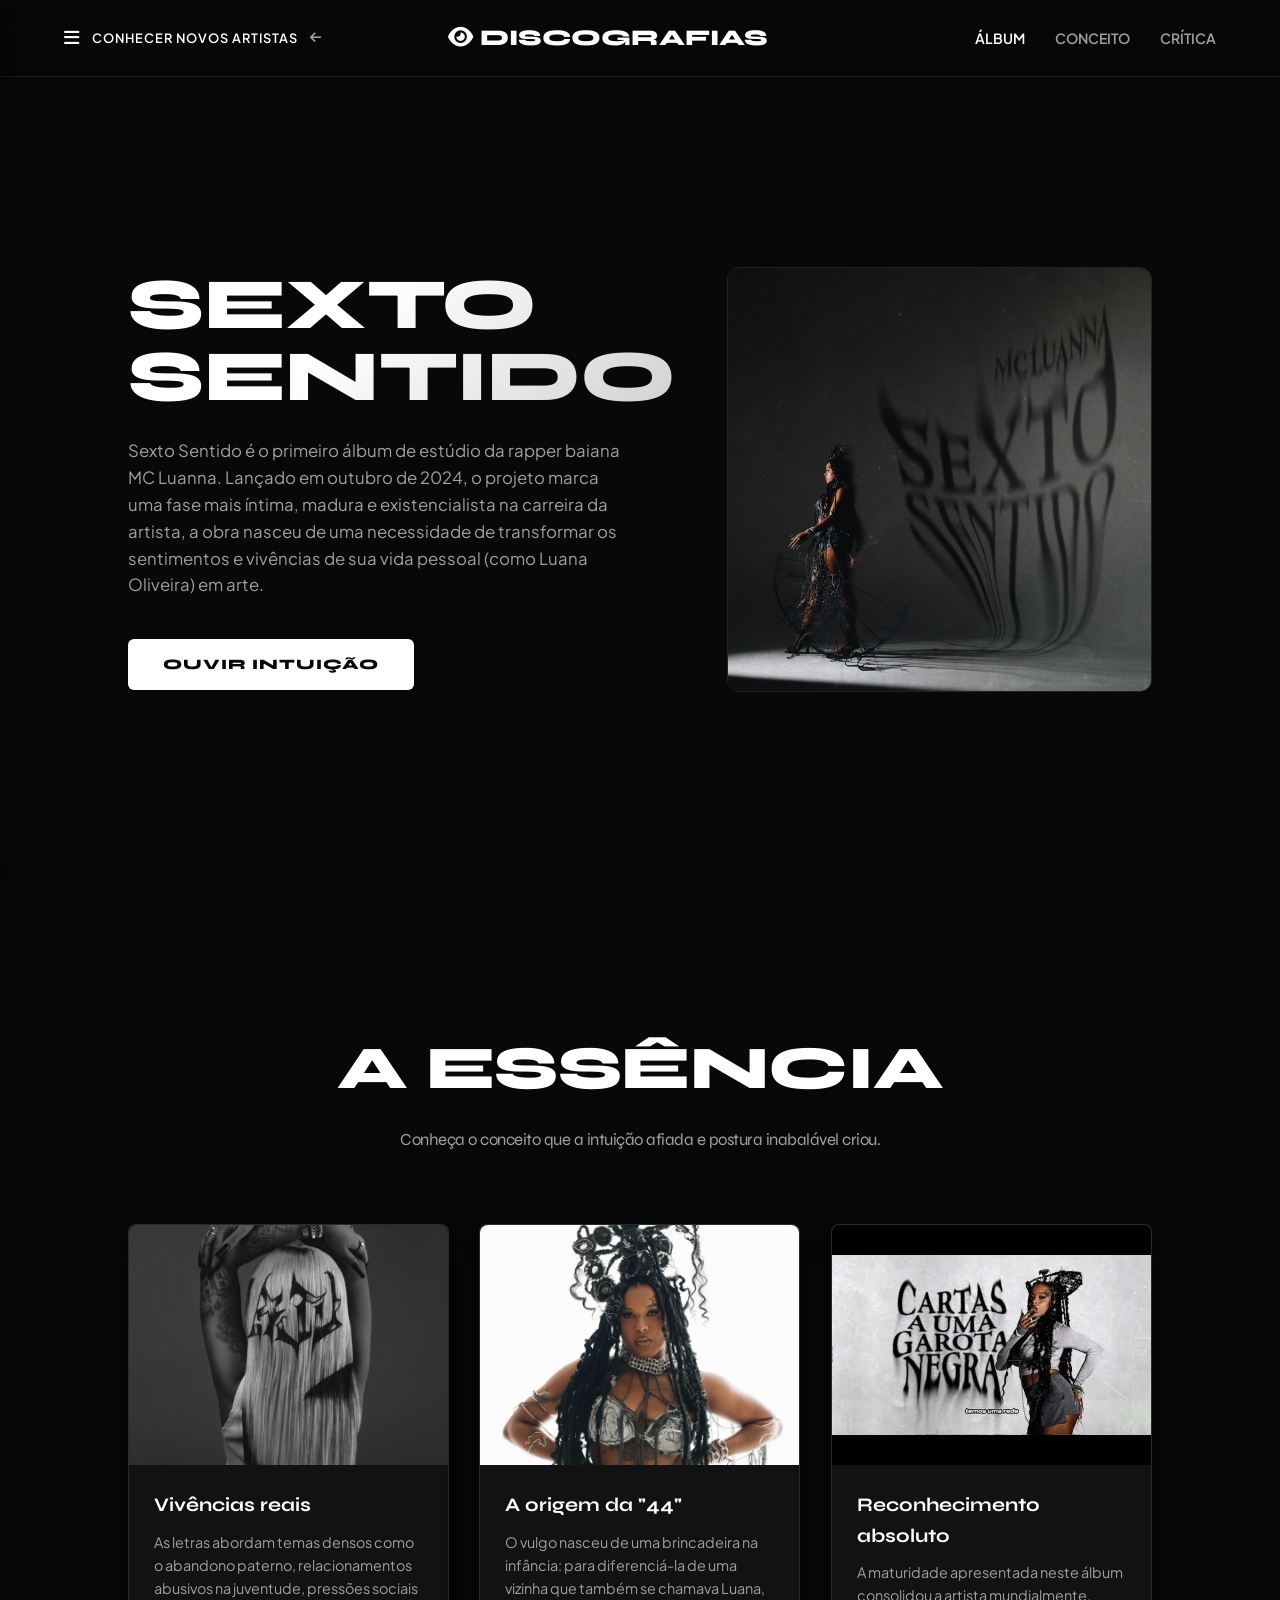
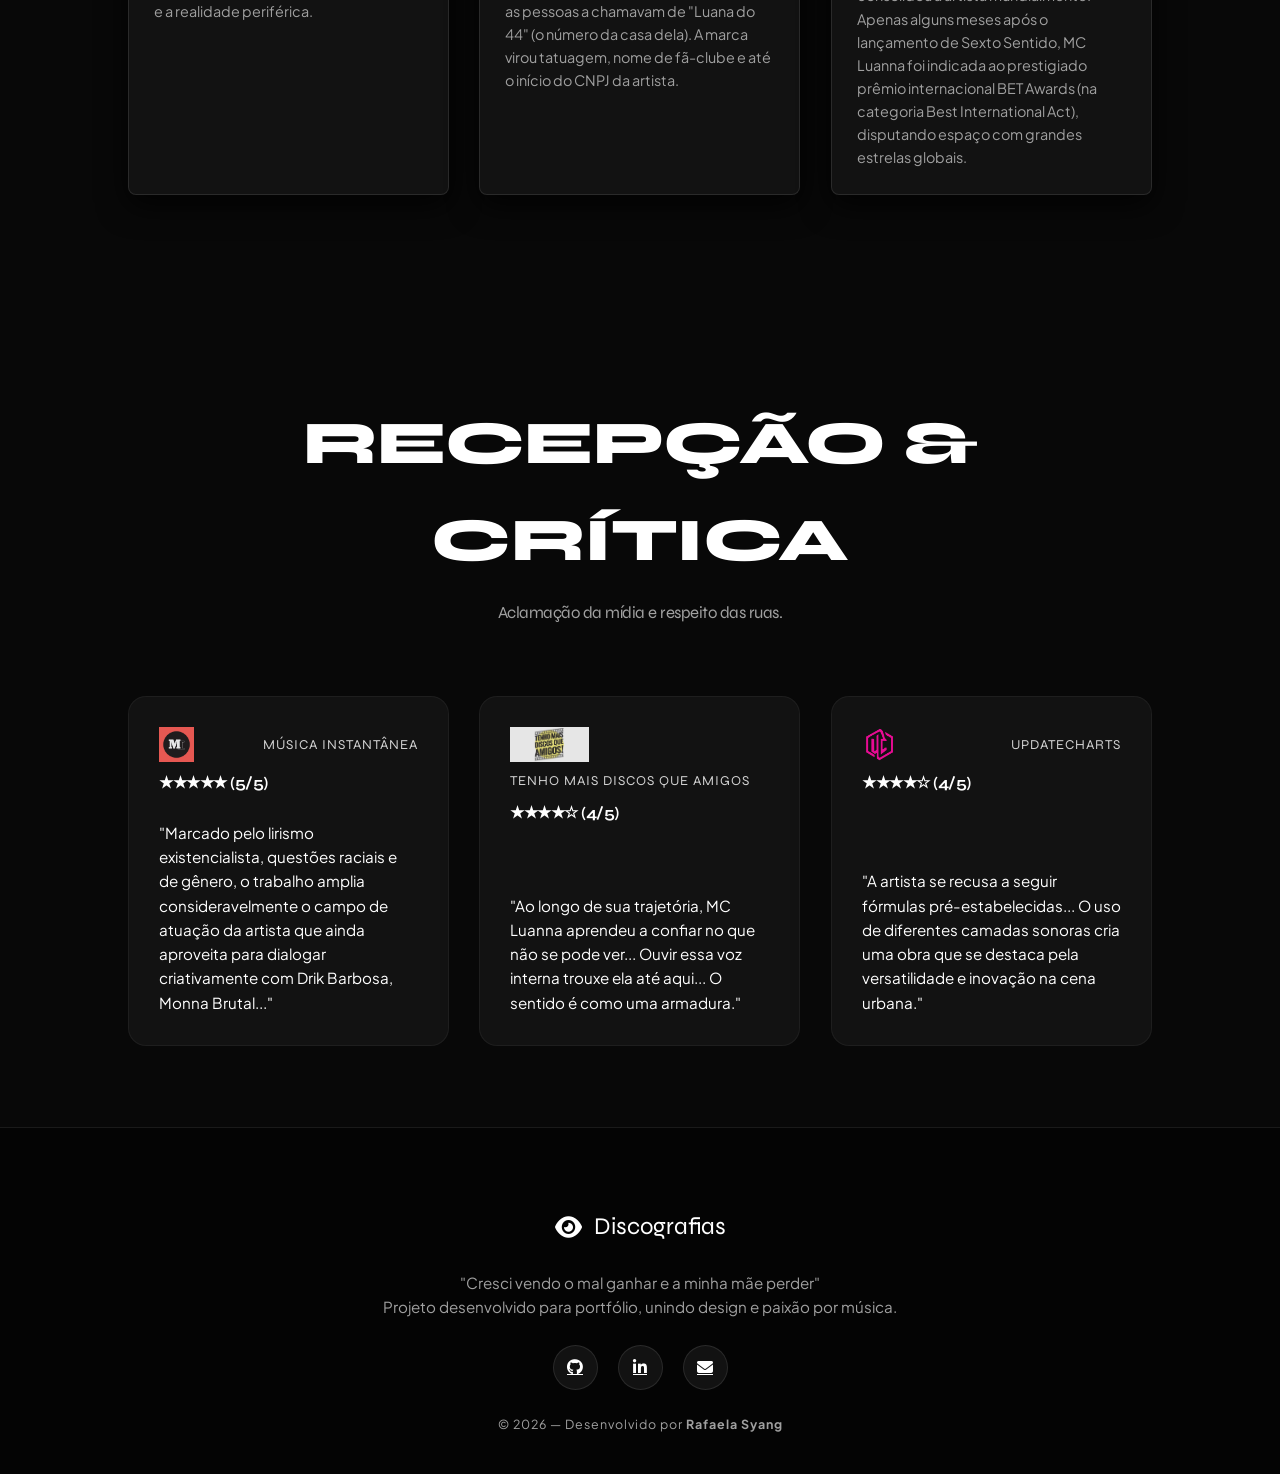
<file: luanna.html>
<!DOCTYPE html>
<html lang="pt-br">

<head>
    <meta charset="UTF-8">
    <meta name="viewport" content="width=device-width, initial-scale=1.0">
    <title>MC Luanna | Sexto Sentido</title>

    <link rel="stylesheet" href="https://cdnjs.cloudflare.com/ajax/libs/font-awesome/6.5.1/css/all.min.css" />

    <link rel="stylesheet" href="src/style/luannastyle.css">
    <link rel="stylesheet" href="src/style/luannaheader.css">
    <link rel="stylesheet" href="src/style/luannahome.css">

    <script src="https://cdnjs.cloudflare.com/ajax/libs/jquery/3.7.1/jquery.min.js"></script>
</head>

<body class="luanna-theme">

    <div id="blury_overlay"></div>

    <aside id="sidebar_menu">
        <div class="sidebar-header">
            <h3>selecione um artista</h3>
            <button id="close_sidebar" aria-label="Fechar menu"><i class="fa-solid fa-xmark"></i></button>
        </div>
        <nav class="sidebar-nav">
            <a href="capa.html" class="sidebar-link back-to-home">
                <i class="fa-solid fa-house-chimney"></i>
                <span>voltar para o início</span>
            </a>
            <hr class="sidebar-divider" style="border: 0; border-top: 1px solid rgba(255,255,255,0.08); margin: 5px 0;">

            <a href="index.html" class="sidebar-link"><i class="fa-solid fa-cloud"></i> Ariana Grande</a>
            <a href="nanda.html" class="sidebar-link"><i class="fa-solid fa-ranking-star"></i>
                NandaTsunami</a>
            <a href="emicida.html" class="sidebar-link"><i class="fa-solid fa-crown"></i> Emicida</a>
            <a href="pabllo.html" class="sidebar-link"><i class="fa-solid fa-sun"></i> Pabllo Vittar</a>
            <a href="zimbra.html" class="sidebar-link"><i class="fa-solid fa-mountain-sun"></i> Zimbra</a>
            <a href="tasha.html" class="sidebar-link"><i class="fa-solid fa-moon"></i> Tasha & Tracie</a>
            <a href="urias.html" class="sidebar-link"><i class="fa-solid fa-mask"></i> Urias</a>
            <a href="harry.html" class="sidebar-link"><i class="fa-solid fa-water"></i> Harry Styles</a>
            <a href="gorillaz.html" class="sidebar-link"><i class="fa-solid fa-ship"></i> Gorillaz</a>
            <a href="john.html" class="sidebar-link"><i class="fa-solid fa-crosshairs"></i> John</a>
            <a href="sza.html" class="sidebar-link"><i class="fa-solid fa-seedling"></i> SZA</a>
            <a href="lana.html" class="sidebar-link"><i class="fa-solid fa-sailboat"></i> Lana Del Rey</a>
            <a href="luanna.html" class="sidebar-link active-artist"><i class="fa-solid fa-eye"></i> MC Luanna</a>
            <a href="racionais.html" class="sidebar-link"><i class="fa-solid fa-cross"></i> Racionais
                MC's</a>
        </nav>
    </aside>

    <header>
        <nav id="navbar">
            <div id="toggle_container">
                <button id="sidebar_btn" aria-label="Abrir menu de artistas">
                    <i class="fa-solid fa-bars"></i>
                    <span>conhecer novos artistas</span>
                </button>
                <i class="fa-solid fa-arrow-left arrow-indicator"></i>
            </div>

            <div class="logo-center">
                <i class="fa-solid fa-eye animated-icon"></i>
                <span class="brand-text">Discografias</span>
            </div>

            <div id="nav_list_container">
                <ul id="nav_list">
                    <li class="nav-item active"><a href="#home">álbum</a></li>
                    <li class="nav-item"><a href="#menu">conceito</a></li>
                    <li class="nav-item"><a href="#menu2">crítica</a></li>
                </ul>
            </div>

            <button id="mobile_btn" aria-label="Abrir seções" aria-expanded="false" aria-controls="mobile_menu">
                <i class="fa-solid fa-bars"></i>
            </button>
        </nav>

        <div id="mobile_menu" role="menu">
            <ul id="mobile_nav_list">
                <li class="nav-item"><a href="#home">álbum</a></li>
                <li class="nav-item"><a href="#menu">conceito</a></li>
                <li class="nav-item"><a href="#menu2">crítica</a></li>
            </ul>
        </div>
    </header>

    <main id="content">
        <section id="home">
            <div id="cta" class="scroll-animate from-left">
                <h1 class="title">Sexto Sentido</h1>
                <p class="description">
                    Sexto Sentido é o primeiro álbum de estúdio da rapper baiana MC Luanna. Lançado em outubro de 2024,
                    o projeto marca uma fase mais íntima, madura e existencialista na carreira da artista, a obra nasceu
                    de uma necessidade de transformar os sentimentos e
                    vivências de sua vida pessoal (como Luana Oliveira) em arte.
                </p>
                <div id="cta_buttons">
                    <a href="#menu" class="btn-more">Ouvir Intuição</a>
                </div>
            </div>

            <div id="banner" class="scroll-animate from-right">
                <div class="album-wrapper pulse-glow radar-pulse">
                    <a href="http://googleusercontent.com/spotify.com/5" target="_blank" rel="noopener"
                        title="Ouvir no Spotify">
                        <img src="src/images/fod.jfif" alt="Capa do álbum Sexto Sentido de MC Luanna">
                        <div class="spotify-overlay">
                            <i class="fa-brands fa-spotify"></i>
                        </div>
                    </a>
                </div>
            </div>
        </section>

        <section id="menu">
            <div class="scroll-animate from-bottom">
                <h2 class="section-title">A Essência</h2>
                <h3 class="section-subtitle">Conheça o conceito que a intuição afiada e postura inabalável criou.</h3>
            </div>

            <div class="menu-container">
                <div class="menu-item luanna-card scroll-animate from-bottom">
                    <img src="src/images/tatu.jpg" alt="Lírica e Caneta" class="menu-img">
                    <div class="menu-details">
                        <h4 class="card-item-title">Vivências reais</h4>
                        <p class="card-item-description">
                            As letras abordam temas densos como o abandono paterno, relacionamentos abusivos na
                            juventude, pressões sociais e a realidade periférica.
                        </p>
                    </div>
                </div>

                <div class="menu-item luanna-card scroll-animate from-bottom">
                    <img src="src/images/rosto.webp" alt="Sonoridade e Beats" class="menu-img">
                    <div class="menu-details">
                        <h4 class="card-item-title">A origem da "44"</h4>
                        <p class="card-item-description">
                            O vulgo nasceu de uma brincadeira na infância: para diferenciá-la de uma vizinha que também
                            se chamava Luana, as pessoas a chamavam de "Luana do 44" (o número da casa dela). A marca
                            virou tatuagem, nome de fã-clube e até o início do CNPJ da artista.
                        </p>
                    </div>
                </div>

                <div class="menu-item luanna-card scroll-animate from-bottom">
                    <img src="src/images/carta.jpg" alt="Estética e Visual" class="menu-img">
                    <div class="menu-details">
                        <h4 class="card-item-title">Reconhecimento absoluto</h4>
                        <p class="card-item-description">
                            A maturidade apresentada neste álbum consolidou a artista mundialmente. Apenas alguns meses
                            após o lançamento de Sexto Sentido, MC Luanna foi indicada ao prestigiado prêmio
                            internacional BET Awards (na categoria Best International Act), disputando espaço com
                            grandes estrelas globais.
                        </p>
                    </div>
                </div>
            </div>
        </section>

        <section id="menu2">
            <div class="scroll-animate from-bottom">
                <h2 class="section-title">Recepção & Crítica</h2>
                <h3 class="section-subtitle">Aclamação da mídia e respeito das ruas.</h3>
            </div>

            <div class="critica-grid">

                <div class="critica-card scroll-animate from-bottom delay-1">
                    <div class="critica-header">
                        <img src="src/images/musica inst.png" alt="Logo Trace" class="critica-logo">
                        <span class="critico-nome">
                            Música Instantânea
                        </span>
                        <span class="nota">
                            ★★★★★ (5/5)
                        </span>
                    </div>
                    <p class="critica-texto">
                        "Marcado pelo lirismo existencialista, questões raciais e de gênero, o trabalho amplia
                        consideravelmente o campo de atuação da artista que ainda aproveita para dialogar criativamente
                        com Drik Barbosa, Monna Brutal..."
                    </p>
                </div>

                <div class="critica-card scroll-animate from-bottom delay-2">
                    <div class="critica-header">
                        <img src="src/images/amigos.jfif" alt="Logo Radar" class="critica-logo">
                        <span class="critico-nome">
                            Tenho Mais Discos Que Amigos
                        </span>
                        <span class="nota">
                            ★★★★☆ (4/5)
                        </span>
                    </div>
                    <p class="critica-texto">
                        "Ao longo de sua trajetória, MC Luanna aprendeu a confiar no que não se pode ver... Ouvir essa
                        voz interna trouxe ela até aqui... O sentido é como uma armadura."
                    </p>
                </div>

                <div class="critica-card scroll-animate from-bottom delay-3">
                    <div class="critica-header">
                        <img src="src/images/tt.png" alt="Logo Rap" class="critica-logo">
                        <span class="critico-nome">
                            UpdateCharts
                        </span>
                        <span class="nota">
                            ★★★★☆ (4/5)
                        </span>
                    </div>
                    <p class="critica-texto">
                        "A artista se recusa a seguir fórmulas pré-estabelecidas... O uso de diferentes camadas sonoras
                        cria uma obra que se destaca pela versatilidade e inovação na cena urbana."
                    </p>
                </div>

            </div>
        </section>
    </main>

    <footer id="footer">
        <div class="footer-content">
            <div class="footer-brand">
                <i class="fa-solid fa-eye"></i>
                <span>Discografias</span>
            </div>
            <p class="footer-text">
                "Cresci vendo o mal ganhar e a minha mãe perder"
                <br>
                Projeto desenvolvido para portfólio, unindo design e paixão por música.
            </p>
            <div class="footer-socials">
                <a href="https://github.com/rafasyang7-cell" target="_blank" rel="noopener"><i
                        class="fa-brands fa-github"></i></a>
                <a href="https://www.linkedin.com/" target="_blank" rel="noopener"><i
                        class="fa-brands fa-linkedin-in"></i></a>
                <a href="mailto:rafasyang7@gmail.com"><i class="fa-solid fa-envelope"></i></a>
            </div>
            <div class="footer-copyright">
                © 2026 — Desenvolvido por <strong>Rafaela Syang</strong>
            </div>
        </div>
    </footer>

    <script src="src/javascript/luannascript.js"></script>
</body>

</html>
</file>
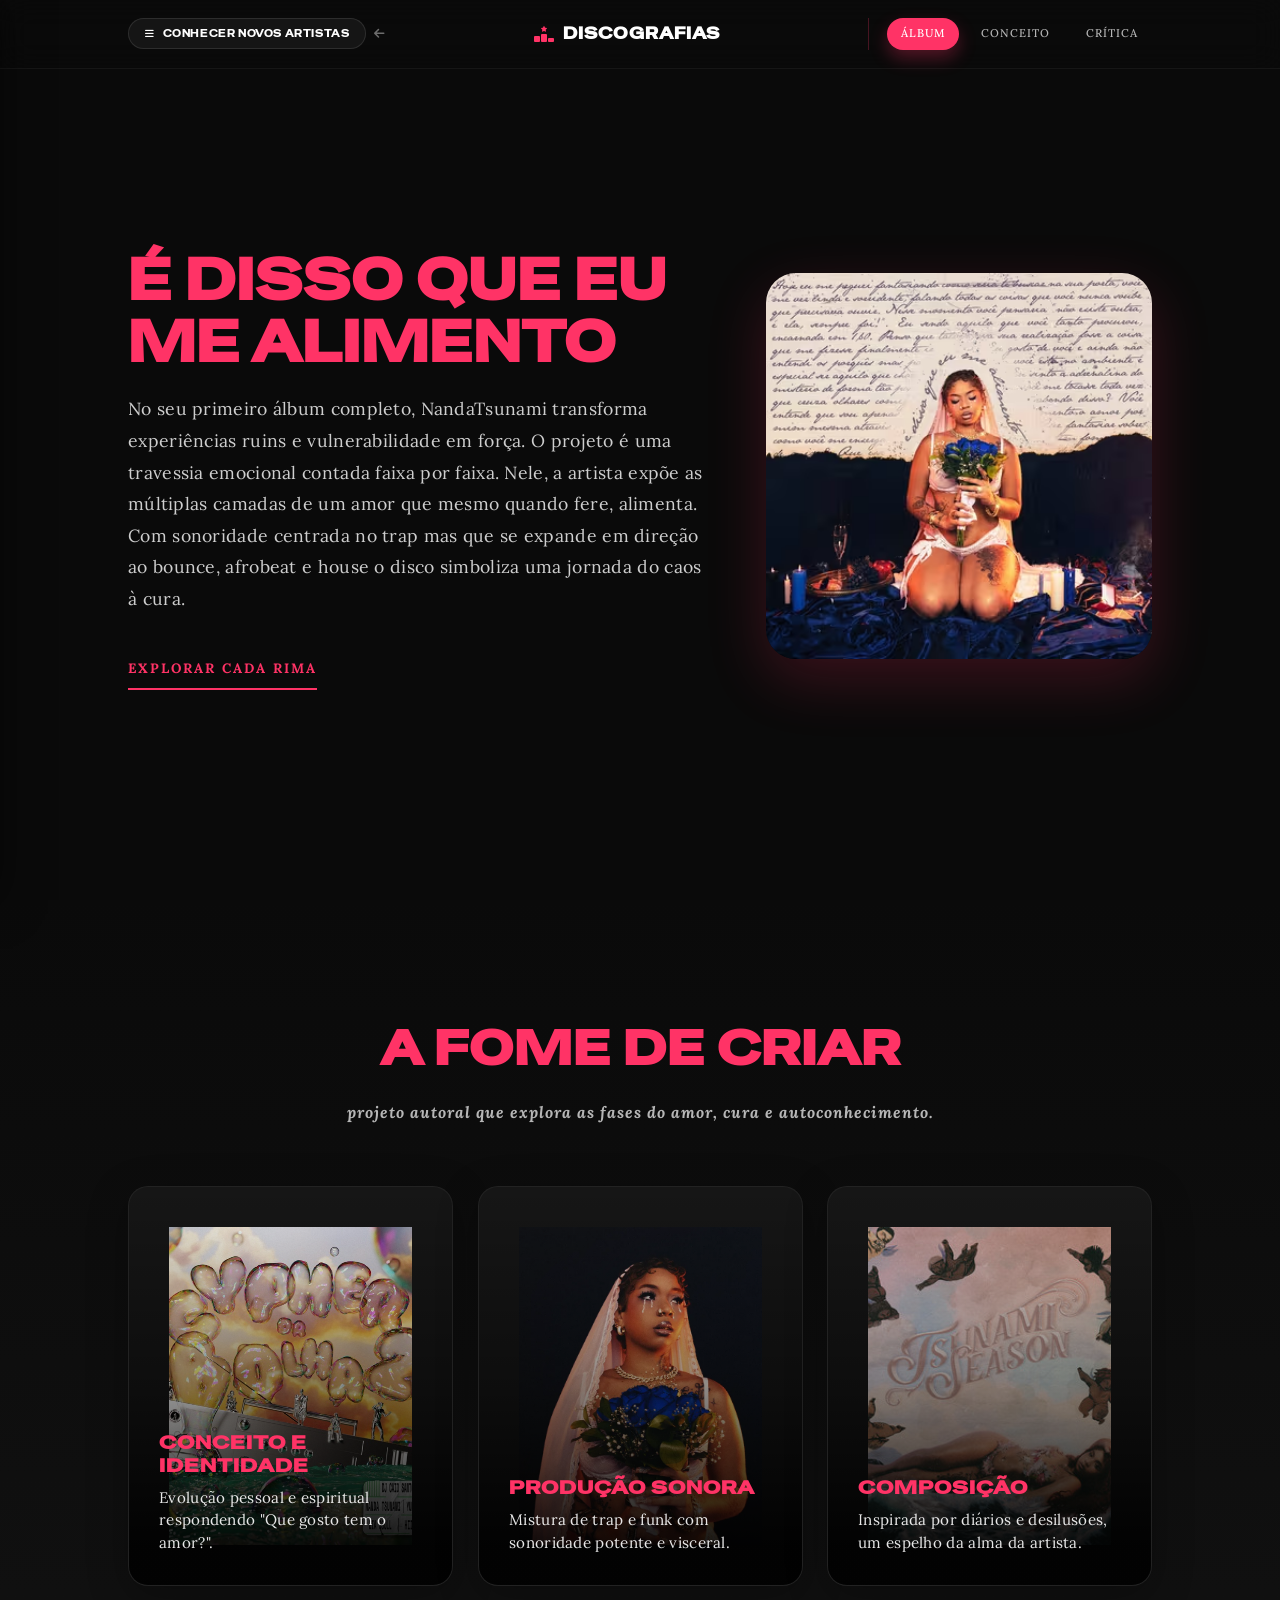
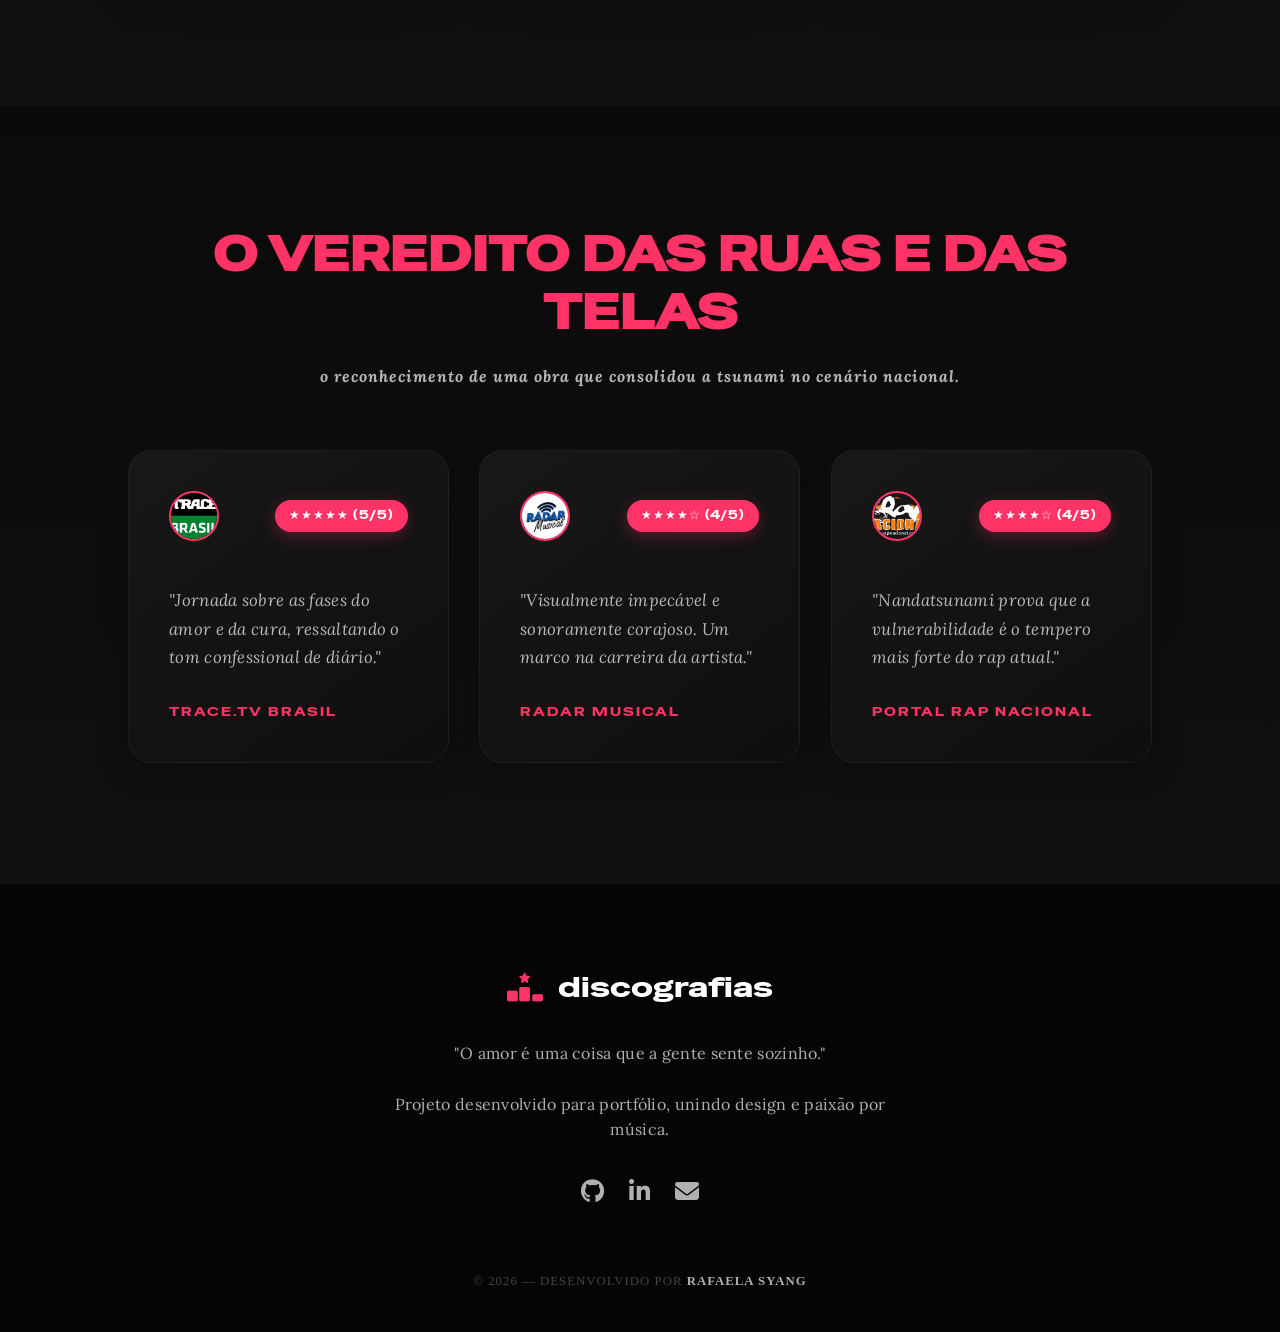
<file: nanda.html>
<!DOCTYPE html>
<html lang="pt-br">

<head>
    <meta charset="UTF-8">
    <meta name="viewport" content="width=device-width, initial-scale=1.0">
    <title>NandaTsunami | É Disso Que Eu Me Alimento</title>

    <link rel="stylesheet" href="https://cdnjs.cloudflare.com/ajax/libs/font-awesome/6.5.1/css/all.min.css" />

    <link rel="stylesheet" href="src/style/nandastyle.css">
    <link rel="stylesheet" href="src/style/nandaheader.css">
    <link rel="stylesheet" href="src/style/nandahome.css">

    <!-- SCRIPT -->
    <script src="https://cdnjs.cloudflare.com/ajax/libs/jquery/3.7.1/jquery.min.js"></script>
</head>

<body class="nanda-theme">

    <div id="blury_overlay"></div>

    <aside id="sidebar_menu">
        <div class="sidebar-header">
            <h3>selecione um artista</h3>
            <button id="close_sidebar" aria-label="Fechar menu"><i class="fa-solid fa-xmark"></i></button>
        </div>
        <nav class="sidebar-nav">
            <a href="capa.html" class="sidebar-link back-to-home">
                <i class="fa-solid fa-house-chimney"></i>
                <span>voltar para o início</span>
            </a>
            <hr class="sidebar-divider" style="border: 0; border-top: 1px solid rgba(255,255,255,0.08); margin: 5px 0;">
            <a href="index.html" class="sidebar-link"><i class="fa-solid fa-cloud"></i> Ariana Grande</a>
            <a href="nanda.html" class="sidebar-link active-artist"><i class="fa-solid fa-ranking-star"></i>
                NandaTsunami</a>
            <a href="emicida.html" class="sidebar-link"><i class="fa-solid fa-crown"></i> Emicida</a>
            <a href="pabllo.html" class="sidebar-link"><i class="fa-solid fa-sun"></i> Pabllo Vittar</a>
            <a href="zimbra.html" class="sidebar-link"><i class="fa-solid fa-mountain-sun"></i> Zimbra</a>
            <a href="tasha.html" class="sidebar-link"><i class="fa-solid fa-moon"></i> Tasha & Tracie</a>
            <a href="urias.html" class="sidebar-link"><i class="fa-solid fa-mask"></i> Urias</a>
            <a href="harry.html" class="sidebar-link"><i class="fa-solid fa-water"></i> Harry Styles</a>
            <a href="gorillaz.html" class="sidebar-link"><i class="fa-solid fa-ship"></i> Gorillaz</a>
            <a href="john.html" class="sidebar-link"><i class="fa-solid fa-crosshairs"></i> John</a>
            <a href="sza.html" class="sidebar-link"><i class="fa-solid fa-seedling"></i> SZA</a>
            <a href="lana.html" class="sidebar-link"><i class="fa-solid fa-sailboat"></i> Lana Del Rey</a>

        </nav>
    </aside>
    </aside>

    <header>
        <nav id="navbar">

            <div id="toggle_container">
                <button id="sidebar_btn" aria-label="Abrir menu de artistas">
                    <i class="fa-solid fa-bars"></i>
                    <span>conhecer novos artistas</span>
                </button>
                <i class="fa-solid fa-arrow-left arrow-indicator"></i>
            </div>

            <div class="logo-center">
                <i class="fa-solid fa-ranking-star animated-icon"></i>
                <span class="brand-text">Discografias</span>
            </div>

            <div id="nav_list_container">
                <ul id="nav_list">
                    <li class="nav-item active"><a href="#home">álbum</a></li>
                    <li class="nav-item"><a href="#menu">conceito</a></li>
                    <li class="nav-item"><a href="#menu2">crítica</a></li>
                </ul>
            </div>

            <button id="mobile_btn" aria-label="Abrir seções" aria-expanded="false" aria-controls="mobile_menu">
                <i class="fa-solid fa-bars"></i>
            </button>

        </nav>

        <div id="mobile_menu" role="menu">
            <ul id="mobile_nav_list">
                <li class="nav-item">
                    <a href="#home">Álbum</a>
                </li>

                <li class="nav-item">
                    <a href="#menu">Conceito</a>
                </li>

                <li class="nav-item">
                    <a href="#menu2">Crítica</a>
                </li>
            </ul>
        </div>
    </header>

    <main id="content">

        <!-- HERO -->
        <section id="home">

            <div id="cta" class="scroll-animate from-left">

                <h1 class="title">
                    É disso que eu me alimento
                </h1>

                <p class="description">
                    No seu primeiro álbum completo, NandaTsunami transforma
                    experiências ruins e vulnerabilidade em força.

                    O projeto é uma travessia emocional contada faixa por faixa.
                    Nele, a artista expõe as múltiplas camadas de um amor que
                    mesmo quando fere, alimenta.

                    Com sonoridade centrada no trap mas que se expande em direção
                    ao bounce, afrobeat e house o disco simboliza uma jornada do
                    caos à cura.
                </p>

                <div id="cta_buttons">
                    <a href="#menu" class="btn-more">
                        Explorar cada rima
                    </a>
                </div>
            </div>

            <div id="banner" class="scroll-animate from-right">

                <div class="album-wrapper tsunami-animation">

                    <a href="https://open.spotify.com" target="_blank" rel="noopener" title="Ouvir no Spotify">

                        <img src="src/images/nanda album.avif" alt="Capa do álbum É Disso Que Eu Me Alimento">

                        <div class="spotify-overlay">
                            <i class="fa-brands fa-spotify"></i>
                        </div>
                    </a>
                </div>
            </div>
        </section>

        <!-- CONCEITO -->
        <section id="menu">

            <h2 class="section-title scroll-animate from-bottom">
                a fome de criar
            </h2>

            <h3 class="section-subtitle scroll-animate from-bottom">
                Projeto autoral que explora as fases do amor,
                cura e autoconhecimento.
            </h3>

            <div class="menu-container">

                <div class="menu-item scroll-animate from-bottom delay-1">

                    <img src="src/images/conceito nanda.jpg" alt="Conceito Visual" class="menu-img">

                    <div class="menu-details">
                        <h4 class="card-item-title">
                            conceito e identidade
                        </h4>

                        <p class="card-item-description">
                            Evolução pessoal e espiritual respondendo
                            "Que gosto tem o amor?".
                        </p>
                    </div>
                </div>

                <div class="menu-item scroll-animate from-bottom delay-2">

                    <img src="src/images/CONCEITO 2 NANDA.webp" alt="Produção" class="menu-img">

                    <div class="menu-details">
                        <h4 class="card-item-title">
                            produção sonora
                        </h4>

                        <p class="card-item-description">
                            Mistura de trap e funk com sonoridade
                            potente e visceral.
                        </p>
                    </div>
                </div>

                <div class="menu-item scroll-animate from-bottom delay-3">

                    <img src="src/images/foto nanda.jfif" alt="Lírica" class="menu-img">

                    <div class="menu-details">
                        <h4 class="card-item-title">
                            composição
                        </h4>

                        <p class="card-item-description">
                            Inspirada por diários e desilusões,
                            um espelho da alma da artista.
                        </p>
                    </div>
                </div>
            </div>
        </section>

        <!-- CRÍTICA -->
        <section id="menu2">

            <h2 class="section-title scroll-animate from-bottom">
                O veredito das ruas e das telas
            </h2>

            <h3 class="section-subtitle scroll-animate from-bottom">
                O reconhecimento de uma obra que consolidou
                a Tsunami no cenário nacional.
            </h3>

            <div class="critica-grid">

                <div class="critica-card scroll-animate from-bottom delay-1">

                    <div class="critica-header">

                        <img src="src/images/Trace_Brasil_logo.png" alt="Logo Trace" class="critica-logo">

                        <span class="nota">
                            ★★★★★ (5/5)
                        </span>
                    </div>

                    <p class="critica-texto">
                        "Jornada sobre as fases do amor e da cura,
                        ressaltando o tom confessional de diário."
                    </p>

                    <span class="critico-nome">
                        Trace.tv Brasil
                    </span>
                </div>

                <div class="critica-card scroll-animate from-bottom delay-2">

                    <div class="critica-header">

                        <img src="src/images/logo radar.jpg" alt="Logo Radar" class="critica-logo">

                        <span class="nota">
                            ★★★★☆ (4/5)
                        </span>
                    </div>

                    <p class="critica-texto">
                        "Visualmente impecável e sonoramente corajoso.
                        Um marco na carreira da artista."
                    </p>

                    <span class="critico-nome">
                        Radar Musical
                    </span>
                </div>

                <div class="critica-card scroll-animate from-bottom delay-3">

                    <div class="critica-header">

                        <img src="src/images/ZZZZZZZ.png" alt="Logo Rap" class="critica-logo">

                        <span class="nota">
                            ★★★★☆ (4/5)
                        </span>
                    </div>

                    <p class="critica-texto">
                        "Nandatsunami prova que a vulnerabilidade
                        é o tempero mais forte do rap atual."
                    </p>

                    <span class="critico-nome">
                        Portal Rap Nacional
                    </span>
                </div>
            </div>
        </section>
    </main>

    <!-- FOOTER -->
    <footer id="footer">

        <div class="footer-content">

            <div class="footer-brand">
                <i class="fa-solid fa-ranking-star"></i>
                <span>Discografias</span>
            </div>

            <p class="footer-text">
                "O amor é uma coisa que a gente sente sozinho."

                <br><br>

                Projeto desenvolvido para portfólio,
                unindo design e paixão por música.
            </p>

            <div class="footer-socials">

                <a href="https://github.com/rafasyang7-cell" target="_blank" rel="noopener">

                    <i class="fa-brands fa-github"></i>
                </a>

                <a href="https://www.linkedin.com/in/rafaela-syang-80185b272/" target="_blank" rel="noopener">

                    <i class="fa-brands fa-linkedin-in"></i>
                </a>

                <a href="mailto:rafasyang7@gmail.com">
                    <i class="fa-solid fa-envelope"></i>
                </a>
            </div>

            <div class="footer-copyright">
                © 2026 — Desenvolvido por
                <strong>Rafaela Syang</strong>
            </div>
        </div>
    </footer>

    <!-- SCRIPT -->
    <script src="src/javascript/nandascript.js"></script>

</body>

</html>
</file>
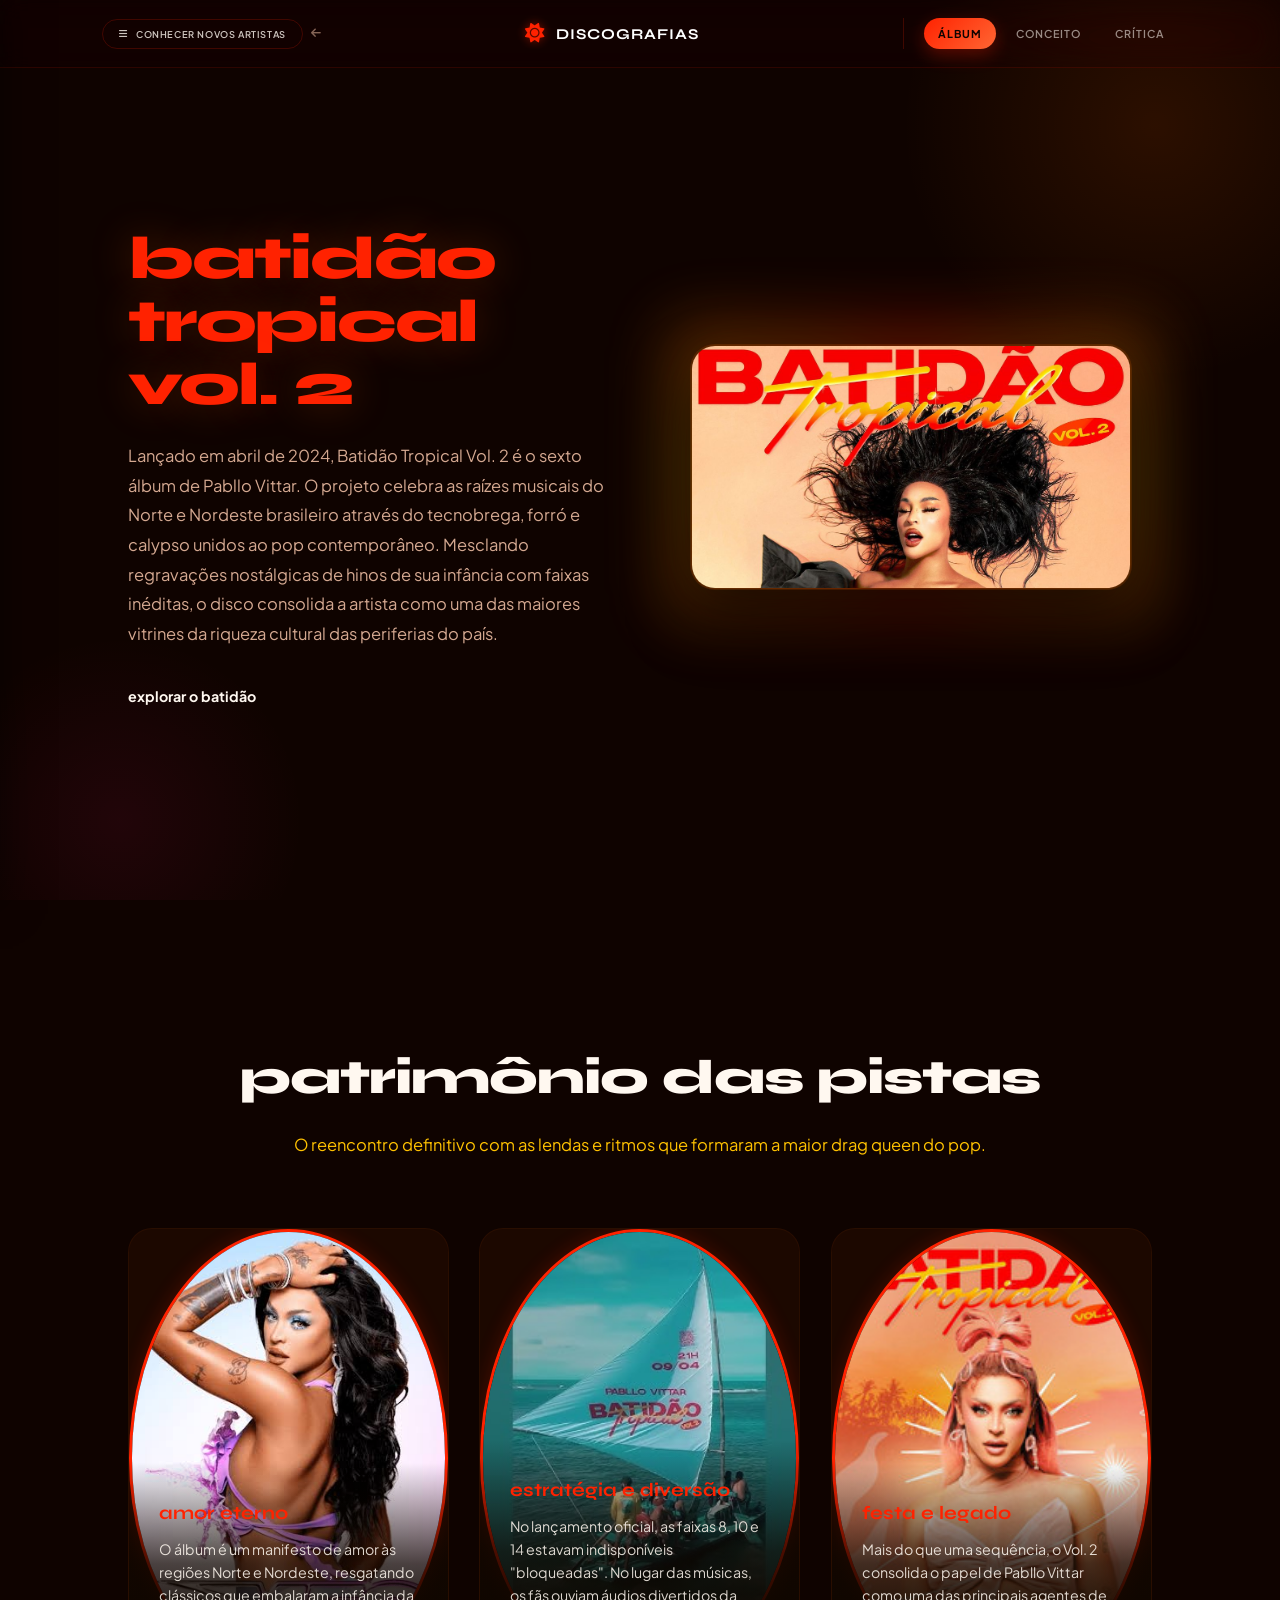
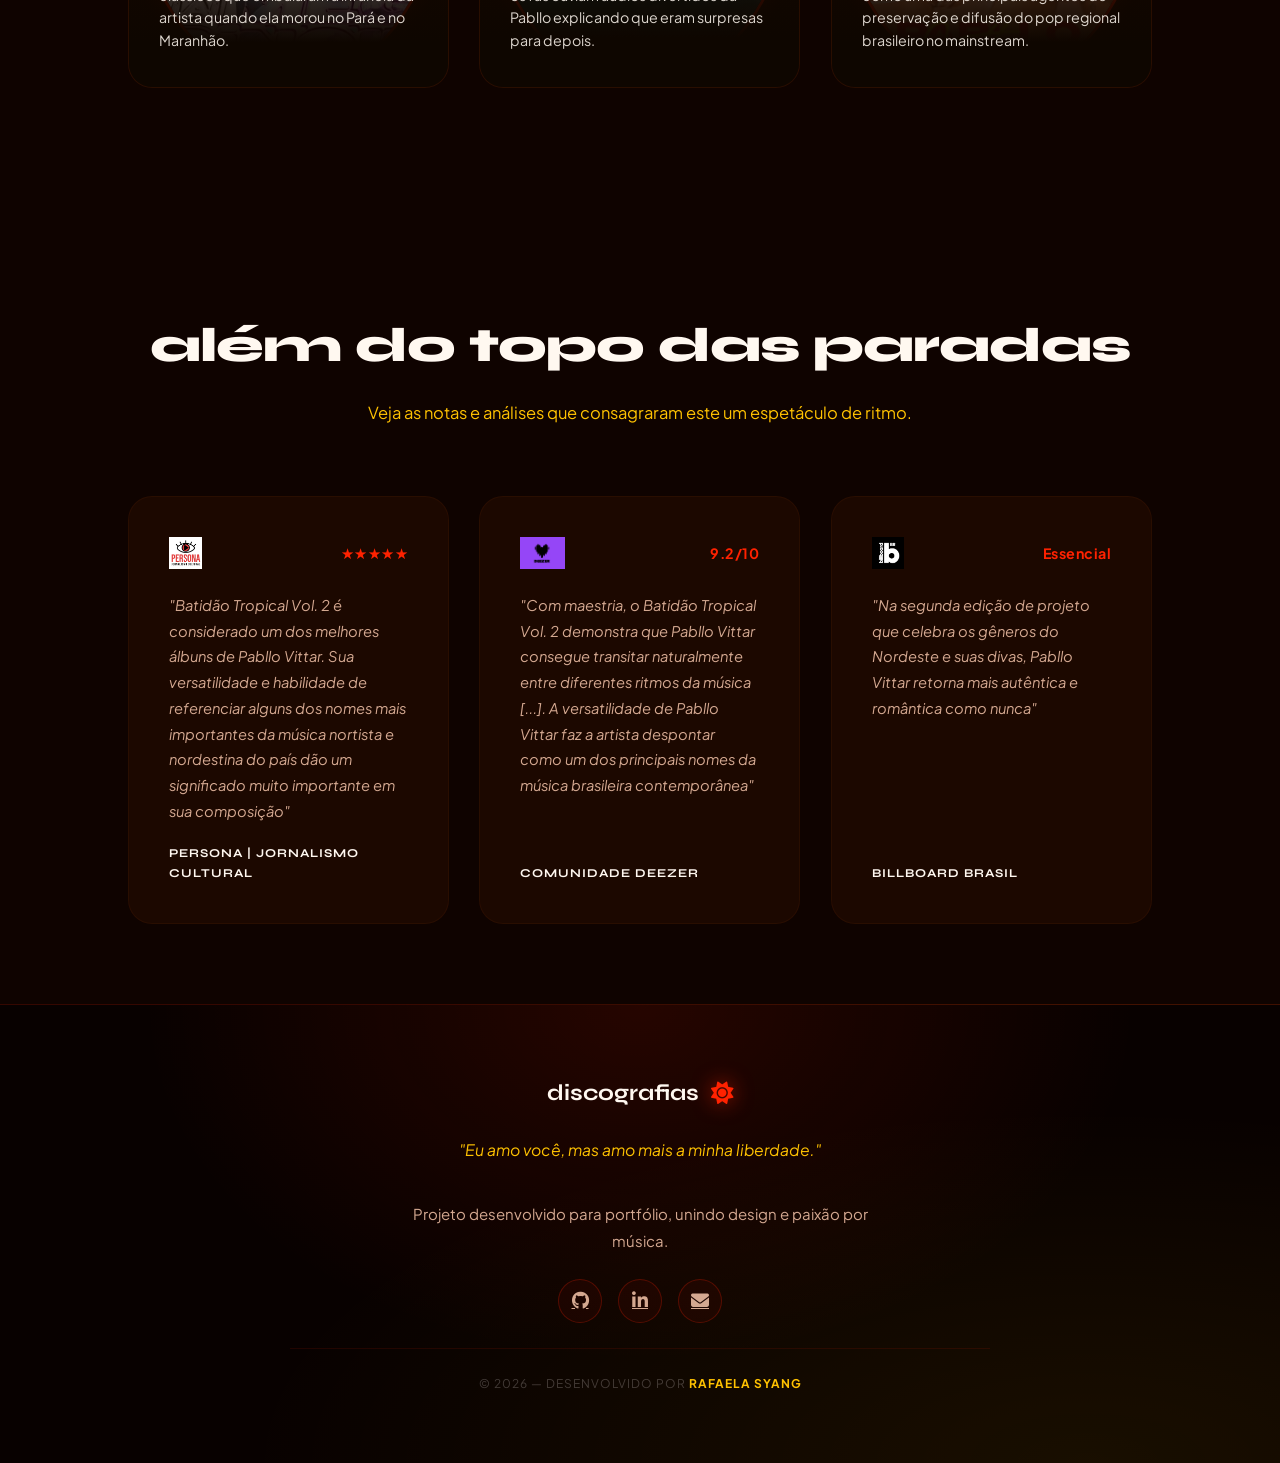
<file: pabllo.html>
<!DOCTYPE html>
<html lang="pt-br">

<head>
    <meta charset="UTF-8">
    <meta name="viewport" content="width=device-width, initial-scale=1.0">
    <title>Pabllo Vittar | Batidão Tropical Vol. 2</title>

    <link rel="stylesheet" href="https://cdnjs.cloudflare.com/ajax/libs/font-awesome/6.5.1/css/all.min.css" />

    <link rel="stylesheet" href="src/style/pabllostyle.css">
    <link rel="stylesheet" href="src/style/pablloheader.css">
    <link rel="stylesheet" href="src/style/pabllohome.css">

    <script src="https://cdnjs.cloudflare.com/ajax/libs/jquery/3.7.1/jquery.min.js"></script>
</head>

<body class="pabllo-theme">

    <div id="blury_overlay"></div>

    <aside id="sidebar_menu">
        <div class="sidebar-header">
            <h3>selecione um artista</h3>
            <button id="close_sidebar" aria-label="Fechar menu"><i class="fa-solid fa-xmark"></i></button>
        </div>
        <nav class="sidebar-nav">
            <a href="capa.html" class="sidebar-link back-to-home">
                <i class="fa-solid fa-house-chimney"></i>
                <span>voltar para o início</span>
            </a>
            <hr class="sidebar-divider" style="border: 0; border-top: 1px solid rgba(255,248,240,0.08); margin: 5px 0;">

            <a href="index.html" class="sidebar-link"><i class="fa-solid fa-cloud"></i> Ariana Grande</a>
            <a href="nanda.html" class="sidebar-link"><i class="fa-solid fa-ranking-star"></i>
                NandaTsunami</a>
            <a href="emicida.html" class="sidebar-link"><i class="fa-solid fa-crown"></i> Emicida</a>
            <a href="pabllo.html" class="sidebar-link active-artist"><i class="fa-solid fa-sun"></i> Pabllo Vittar</a>
            <a href="zimbra.html" class="sidebar-link"><i class="fa-solid fa-mountain-sun"></i> Zimbra</a>
            <a href="tasha.html" class="sidebar-link"><i class="fa-solid fa-moon"></i> Tasha & Tracie</a>
            <a href="urias.html" class="sidebar-link"><i class="fa-solid fa-mask"></i> Urias</a>
            <a href="harry.html" class="sidebar-link"><i class="fa-solid fa-water"></i> Harry Styles</a>
            <a href="gorillaz.html" class="sidebar-link"><i class="fa-solid fa-ship"></i> Gorillaz</a>
            <a href="john.html" class="sidebar-link"><i class="fa-solid fa-crosshairs"></i> John</a>
            <a href="sza.html" class="sidebar-link"><i class="fa-solid fa-seedling"></i> SZA</a>
            <a href="lana.html" class="sidebar-link"><i class="fa-solid fa-sailboat"></i> Lana Del Rey</a>
            <a href="luanna.html" class="sidebar-link"><i class="fa-solid fa-eye"></i> MC Luanna</a>
            <a href="racionais.html" class="sidebar-link"><i class="fa-solid fa-cross"></i> Racionais
                MC's</a>

        </nav>
    </aside>

    <header>
        <nav id="navbar">

            <div id="toggle_container">
                <button id="sidebar_btn" aria-label="Abrir menu de artistas">
                    <i class="fa-solid fa-bars"></i>
                    <span>conhecer novos artistas</span>
                </button>
                <i class="fa-solid fa-arrow-left arrow-indicator"></i>
            </div>

            <div class="logo-center">
                <i class="fa-solid fa-sun animated-icon"></i>
                <span class="brand-text">Discografias</span>
            </div>

            <div id="nav_list_container">
                <ul id="nav_list">
                    <li class="nav-item active">
                        <a href="#home">álbum</a>
                    </li>
                    <li class="nav-item">
                        <a href="#conceito">conceito</a>
                    </li>
                    <li class="nav-item">
                        <a href="#critica">crítica</a>
                    </li>
                </ul>
            </div>

            <button id="mobile_btn" aria-label="Abrir menu" aria-haspopup="true" aria-controls="mobile_menu">
                <i class="fa-solid fa-bars"></i>
            </button>
        </nav>

        <div id="mobile_menu" role="menu">
            <ul id="mobile_nav_list">
                <li class="nav-item">
                    <a href="#home" role="menuitem">álbum</a>
                </li>
                <li class="nav-item">
                    <a href="#conceito" role="menuitem">conceito</a>
                </li>
                <li class="nav-item">
                    <a href="#critica" role="menuitem">crítica</a>
                </li>
            </ul>
        </div>
    </header>

    <main id="content">

        <section id="home">
            <div id="cta" class="scroll-animate from-left">
                <h1 class="title">Batidão Tropical Vol. 2</h1>
                <p class="description">
                    Lançado em abril de 2024, Batidão Tropical Vol. 2 é o sexto álbum de Pabllo Vittar. O projeto
                    celebra as raízes musicais do Norte e Nordeste brasileiro através do tecnobrega, forró e calypso
                    unidos ao pop contemporâneo. Mesclando regravações nostálgicas de hinos de sua infância com faixas
                    inéditas, o disco consolida a artista como uma das maiores vitrines da riqueza cultural das
                    periferias do país.
                </p>
                <div id="cta_buttons">
                    <a href="#conceito" class="btn-more">explorar o batidão</a>
                </div>
            </div>

            <div id="banner" class="scroll-animate from-right">
                <div class="album-wrapper pabllo-animation">
                    <a href="https://open.spotify.com/intl-pt/album/4vWvJUynYR1cdGjyyWGeei" target="_blank"
                        rel="noopener" title="Ouvir no Spotify">
                        <img src="src/images/capa-pablo-vittar.webp"
                            alt="Capa do álbum Batidão Tropical Vol. 2 da Pabllo Vittar">
                        <div class="spotify-overlay">
                            <i class="fa-brands fa-spotify"></i>
                        </div>
                    </a>
                </div>
            </div>
        </section>

        <section id="conceito">
            <h2 class="section-title scroll-animate from-bottom">patrimônio das pistas</h2>
            <h3 class="section-subtitle scroll-animate from-bottom">
                O reencontro definitivo com as lendas e ritmos que formaram a maior drag queen do pop.
            </h3>

            <div class="menu-container">

                <div class="menu-item scroll-animate from-bottom delay-1">
                    <img src="src/images/face card.jfif" alt="Regravações Icônicas" class="menu-img">
                    <div class="menu-details">
                        <h4 class="card-item-title">Amor eterno</h4>
                        <p class="card-item-description">O álbum é um manifesto de amor às regiões Norte e Nordeste,
                            resgatando clássicos que embalaram a infância da artista quando ela morou no Pará e no
                            Maranhão.</p>
                    </div>
                </div>

                <div class="menu-item scroll-animate from-bottom delay-2">
                    <img src="src/images/braco.jpg" alt="Estética Nordestina" class="menu-img">
                    <div class="menu-details">
                        <h4 class="card-item-title">Estratégia e diversão</h4>
                        <p class="card-item-description">No lançamento oficial, as faixas 8, 10 e 14 estavam
                            indisponíveis "bloqueadas". No lugar das músicas, os fãs ouviam áudios divertidos da
                            Pabllo explicando que eram surpresas para depois.</p>
                    </div>
                </div>

                <div class="menu-item scroll-animate from-bottom delay-3">
                    <img src="src/images/show.jfif" alt="Aclamação Nacional" class="menu-img">
                    <div class="menu-details">
                        <h4 class="card-item-title">festa e legado</h4>
                        <p class="card-item-description">Mais do que uma sequência, o Vol. 2 consolida o papel de Pabllo
                            Vittar como uma das principais agentes de preservação e difusão do pop regional brasileiro
                            no mainstream.</p>
                    </div>
                </div>

            </div>
        </section>

        <section id="critica">
            <h2 class="section-title scroll-animate from-bottom">Além do topo das paradas</h2>
            <h3 class="section-subtitle scroll-animate from-bottom">
                Veja as notas e análises que consagraram este um espetáculo de ritmo.
            </h3>

            <div class="critica-grid">

                <div class="critica-card scroll-animate from-bottom delay-1">
                    <div class="critica-header">
                        <img src="src/images/logo print.png" alt="Persona Jornalismo Cultural" class="critica-logo">
                        <span class="nota">★★★★★</span>
                    </div>
                    <p class="critica-texto">"Batidão Tropical Vol. 2 é considerado um dos melhores álbuns de Pabllo
                        Vittar. Sua versatilidade e habilidade de referenciar alguns dos nomes mais importantes da
                        música nortista e nordestina do país dão um significado muito importante em sua composição"</p>
                    <span class="critico-nome">Persona | Jornalismo Cultural</span>
                </div>

                <div class="critica-card scroll-animate from-bottom delay-2">
                    <div class="critica-header">
                        <img src="src/images/deezer.webp" alt="Comunidade Deezer" class="critica-logo">
                        <span class="nota">9.2/10</span>
                    </div>
                    <p class="critica-texto">"Com maestria, o Batidão Tropical Vol. 2 demonstra que Pabllo Vittar
                        consegue transitar naturalmente entre diferentes ritmos da música [...]. A versatilidade de
                        Pabllo Vittar faz a artista despontar como um dos principais nomes da música brasileira
                        contemporânea"</p>
                    <span class="critico-nome">Comunidade Deezer</span>
                </div>

                <div class="critica-card scroll-animate from-bottom delay-3">
                    <div class="critica-header">
                        <img src="src/images/bilbord.png" alt="Billboard Brasil" class="critica-logo">
                        <span class="nota">Essencial</span>
                    </div>
                    <p class="critica-texto">"Na segunda edição de projeto que celebra os gêneros do Nordeste e suas
                        divas, Pabllo Vittar retorna mais autêntica e romântica como nunca"</p>
                    <span class="critico-nome">Billboard Brasil</span>
                </div>

            </div>
        </section>

    </main>

    <footer id="footer">
        <div class="footer-content">
            <div class="footer-brand">
                <span>Discografias</span>
                <i class="fa-solid fa-sun"></i>
            </div>

            <p class="footer-text">
                <em>"Eu amo você, mas amo mais a minha liberdade."</em>
                <br>
                Projeto desenvolvido para portfólio, unindo design e paixão por música.
            </p>

            <div class="footer-socials">
                <a href="https://github.com/rafasyang7-cell" target="_blank" rel="noopener" title="GitHub">
                    <i class="fa-brands fa-github"></i>
                </a>
                <a href="https://www.linkedin.com/in/rafaela-syang-80185b272/" target="_blank" rel="noopener"
                    title="LinkedIn">
                    <i class="fa-brands fa-linkedin-in"></i>
                </a>
                <a href="mailto:rafasyang7@gmail.com" title="E-mail">
                    <i class="fa-solid fa-envelope"></i>
                </a>
            </div>

            <div class="footer-copyright">
                © 2026 — Desenvolvido por <strong>Rafaela Syang</strong>
            </div>
        </div>
    </footer>

    <script src="src/javascript/pablloscript.js"></script>
</body>

</html>
</file>
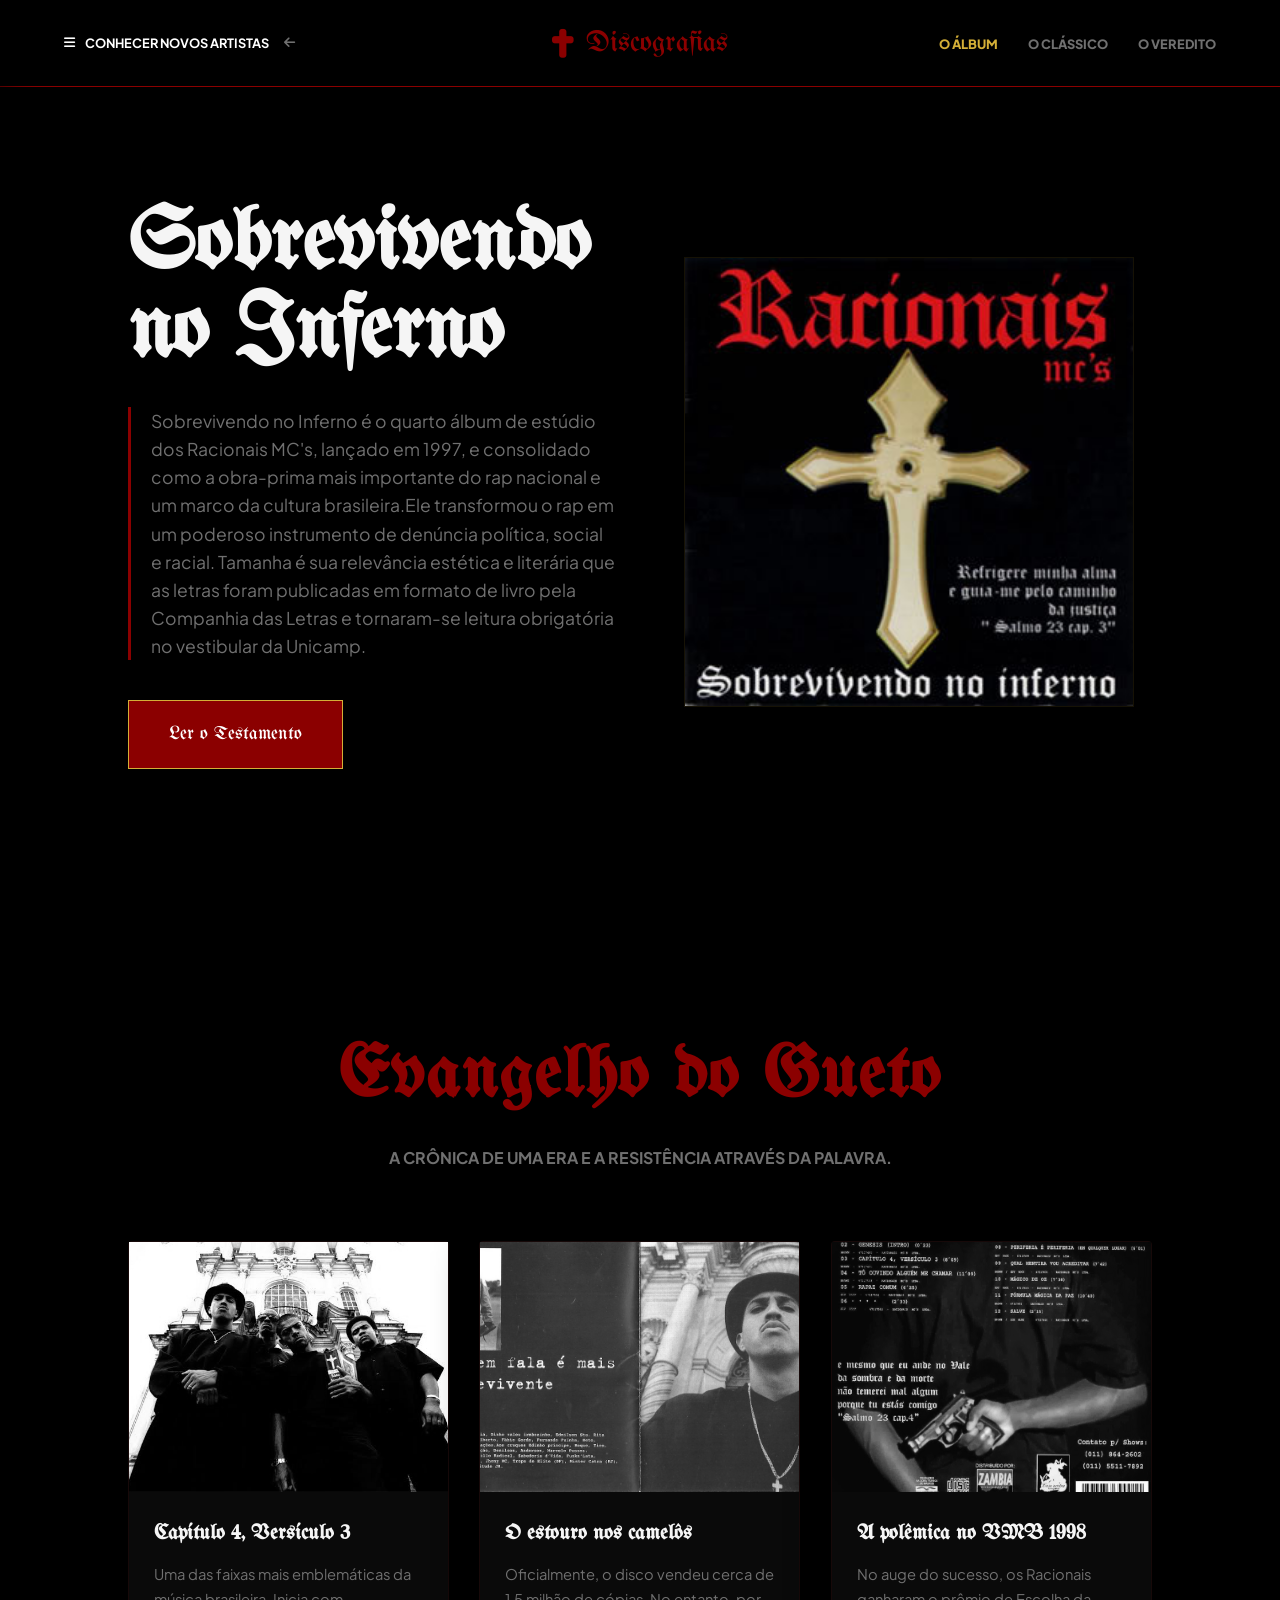
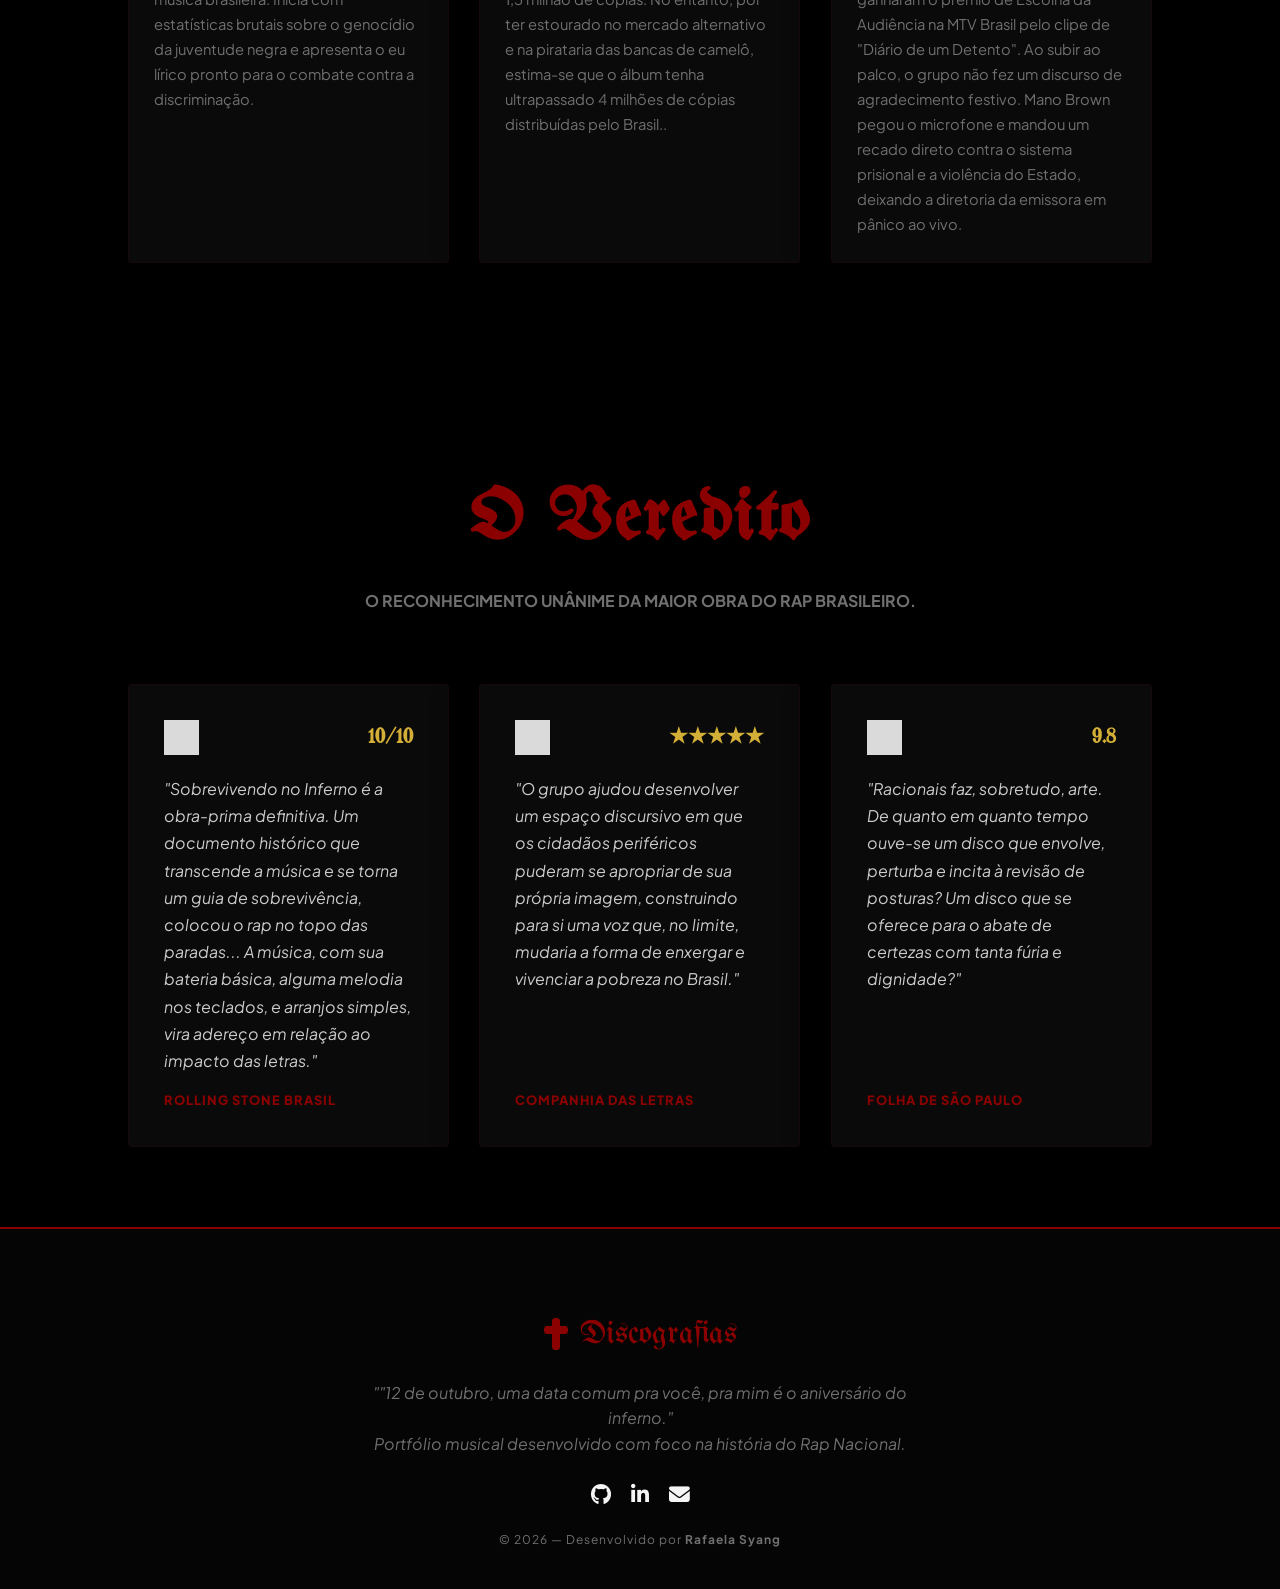
<file: racionais.html>
<!DOCTYPE html>
<html lang="pt-br">

<head>
    <meta charset="UTF-8">
    <meta name="viewport" content="width=device-width, initial-scale=1.0">
    <title>Racionais MC's | Sobrevivendo no Inferno</title>

    <link rel="stylesheet" href="https://cdnjs.cloudflare.com/ajax/libs/font-awesome/6.5.1/css/all.min.css" />
    <link
        href="https://fonts.googleapis.com/css2?family=UnifrakturMaguntia&family=Plus+Jakarta+Sans:wght@400;600&display=swap"
        rel="stylesheet">

    <link rel="stylesheet" href="src/style/racionaisstyle.css">
    <link rel="stylesheet" href="src/style/racionaisheader.css">
    <link rel="stylesheet" href="src/style/racionaishome.css">

    <script src="https://cdnjs.cloudflare.com/ajax/libs/jquery/3.7.1/jquery.min.js"></script>
</head>

<body class="racionais-theme">

    <div id="blury_overlay"></div>

    <aside id="sidebar_menu">
        <div class="sidebar-header">
            <h3>selecione um artista</h3>
            <button id="close_sidebar" aria-label="Fechar menu"><i class="fa-solid fa-xmark"></i></button>
        </div>
        <nav class="sidebar-nav">
            <a href="capa.html" class="sidebar-link back-to-home">
                <i class="fa-solid fa-house-chimney"></i>
                <span>voltar para o início</span>
            </a>
            <hr class="sidebar-divider" style="border: 0; border-top: 1px solid rgba(255,255,255,0.05); margin: 5px 0;">
            <a href="index.html" class="sidebar-link"><i class="fa-solid fa-cloud"></i> Ariana Grande</a>
            <a href="nanda.html" class="sidebar-link"><i class="fa-solid fa-ranking-star"></i>
                NandaTsunami</a>
            <a href="emicida.html" class="sidebar-link"><i class="fa-solid fa-crown"></i> Emicida</a>
            <a href="pabllo.html" class="sidebar-link"><i class="fa-solid fa-sun"></i> Pabllo Vittar</a>
            <a href="zimbra.html" class="sidebar-link"><i class="fa-solid fa-mountain-sun"></i> Zimbra</a>
            <a href="tasha.html" class="sidebar-link"><i class="fa-solid fa-moon"></i> Tasha & Tracie</a>
            <a href="urias.html" class="sidebar-link"><i class="fa-solid fa-mask"></i> Urias</a>
            <a href="harry.html" class="sidebar-link"><i class="fa-solid fa-water"></i> Harry Styles</a>
            <a href="gorillaz.html" class="sidebar-link"><i class="fa-solid fa-ship"></i> Gorillaz</a>
            <a href="john.html" class="sidebar-link"><i class="fa-solid fa-crosshairs"></i> John</a>
            <a href="sza.html" class="sidebar-link"><i class="fa-solid fa-seedling"></i> SZA</a>
            <a href="lana.html" class="sidebar-link"><i class="fa-solid fa-sailboat"></i> Lana Del Rey</a>
            <a href="luanna.html" class="sidebar-link"><i class="fa-solid fa-eye"></i> MC Luanna</a>
            <a href="racionai.html" class="sidebar-link active-artist"><i class="fa-solid fa-cross"></i> Racionais
                MC's</a>
        </nav>
    </aside>

    <header>
        <nav id="navbar">
            <div id="toggle_container">
                <button id="sidebar_btn" aria-label="Abrir menu de artistas">
                    <i class="fa-solid fa-bars"></i>
                    <span>conhecer novos artistas</span>
                </button>
                <i class="fa-solid fa-arrow-left arrow-indicator"></i>
            </div>

            <div class="logo-center">
                <i class="fa-solid fa-cross animated-icon"></i>
                <span class="brand-text">Discografias</span>
            </div>

            <div id="nav_list_container">
                <ul id="nav_list">
                    <li class="nav-item active"><a href="#home">o álbum</a></li>
                    <li class="nav-item"><a href="#menu">o clássico</a></li>
                    <li class="nav-item"><a href="#menu2">o veredito</a></li>
                </ul>
            </div>

            <button id="mobile_btn" aria-label="Abrir seções" aria-expanded="false" aria-controls="mobile_menu">
                <i class="fa-solid fa-bars"></i>
            </button>
        </nav>

        <div id="mobile_menu" role="menu">
            <ul id="mobile_nav_list">
                <li class="nav-item"><a href="#home">o álbum</a></li>
                <li class="nav-item"><a href="#menu">o clássico</a></li>
                <li class="nav-item"><a href="#menu2">o veredito</a></li>
            </ul>
        </div>
    </header>

    <main id="content">
        <section id="home">
            <div id="cta" class="scroll-animate from-left">
                <h1 class="title">Sobrevivendo no Inferno</h1>
                <p class="description">
                    Sobrevivendo no Inferno é o quarto álbum de estúdio dos Racionais MC's, lançado em 1997, e
                    consolidado como a obra-prima mais importante do rap nacional e um marco da cultura brasileira.Ele
                    transformou o rap em um poderoso instrumento de denúncia política, social e racial. Tamanha é sua
                    relevância estética e literária que as letras foram publicadas em formato de livro pela Companhia
                    das Letras e tornaram-se leitura obrigatória no vestibular da Unicamp.
                </p>
                <div id="cta_buttons">
                    <a href="#menu" class="btn-more">Ler o Testamento</a>
                </div>
            </div>

            <div id="banner" class="scroll-animate from-right">
                <div class="album-wrapper cross-shimmer">
                    <a href="https://open.spotify.com/album/4vS7DbaZbeZzH4I40V786H" target="_blank" rel="noopener"
                        title="Ouvir no Spotify">
                        <img src="src/images/cruz.jpg" alt="Capa Sobrevivendo no Inferno">
                        <div class="spotify-overlay">
                            <i class="fa-brands fa-spotify"></i>
                        </div>
                    </a>
                </div>
            </div>
        </section>

        <section id="menu">
            <div class="scroll-animate from-bottom">
                <h2 class="section-title">Evangelho do Gueto</h2>
                <h3 class="section-subtitle">A crônica de uma era e a resistência através da palavra.</h3>
            </div>

            <div class="menu-container">
                <div class="menu-item racionais-card scroll-animate from-bottom">
                    <img src="src/images/igreja.jfif" alt="História" class="menu-img">
                    <div class="menu-details">
                        <h4 class="card-item-title">Capítulo 4, Versículo 3</h4>
                        <p class="card-item-description">Uma das faixas mais emblemáticas da música brasileira. Inicia
                            com estatísticas brutais sobre o genocídio da juventude negra e apresenta o eu lírico pronto
                            para o combate contra a discriminação.</p>
                    </div>
                </div>
                <div class="menu-item racionais-card scroll-animate from-bottom">
                    <img src="src/images/cinza.jpg" alt="Impacto" class="menu-img">
                    <div class="menu-details">
                        <h4 class="card-item-title">O estouro nos camelôs</h4>
                        <p class="card-item-description">Oficialmente, o disco vendeu cerca de 1,5 milhão de cópias.
                            No entanto, por ter estourado no mercado alternativo e na pirataria das bancas de camelô,
                            estima-se que o álbum tenha ultrapassado 4 milhões de cópias distribuídas pelo Brasil..</p>
                    </div>
                </div>
                <div class="menu-item racionais-card scroll-animate from-bottom">
                    <img src="src/images/tras.jpg" alt="Estúdio" class="menu-img">
                    <div class="menu-details">
                        <h4 class="card-item-title">A polêmica no VMB 1998</h4>
                        <p class="card-item-description">No auge do sucesso, os Racionais ganharam o prêmio de Escolha
                            da Audiência na MTV Brasil pelo clipe de "Diário de um Detento". Ao subir ao palco, o grupo
                            não fez um discurso de agradecimento festivo. Mano Brown pegou o microfone e mandou um
                            recado direto contra o sistema prisional e a violência do Estado, deixando a diretoria da
                            emissora em pânico ao vivo.</p>
                    </div>
                </div>
            </div>
        </section>

        <section id="menu2">
            <div class="scroll-animate from-bottom">
                <h2 class="section-title">O Veredito</h2>
                <h3 class="section-subtitle">O reconhecimento unânime da maior obra do Rap Brasileiro.</h3>
            </div>

            <div class="critica-grid">
                <div class="critica-card racionais-card scroll-animate from-left">
                    <div class="critica-header">
                        <img src="src/images/rolling-stone-logo.png" alt="Rolling Stone Brasil" class="critica-logo">
                        <span class="nota">10/10</span>
                    </div>
                    <p class="critica-texto">"Sobrevivendo no Inferno é a obra-prima definitiva. Um documento histórico
                        que transcende a música e se torna um guia de sobrevivência, colocou o rap no topo das
                        paradas... A música, com sua bateria básica, alguma melodia nos teclados, e arranjos simples,
                        vira adereço em relação ao impacto das letras."</p>
                    <span class="critico-nome">Rolling Stone Brasil</span>
                </div>

                <div class="critica-card racionais-card scroll-animate from-bottom">
                    <div class="critica-header">
                        <img src="src/images/bike.png" alt="Companhia das Letras" class="critica-logo">
                        <span class="nota">★★★★★</span>
                    </div>
                    <p class="critica-texto">"O grupo ajudou desenvolver um espaço discursivo em que os cidadãos
                        periféricos puderam se apropriar de sua própria imagem, construindo para si uma voz que, no
                        limite, mudaria a forma de enxergar e vivenciar a pobreza no Brasil."</p>
                    <span class="critico-nome">Companhia das Letras</span>
                </div>

                <div class="critica-card racionais-card scroll-animate from-right">
                    <div class="critica-header">
                        <img src="src/images/folha.png" alt="Folha de São Paulo" class="critica-logo">
                        <span class="nota">9.8</span>
                    </div>
                    <p class="critica-texto">"Racionais faz, sobretudo, arte. De quanto em quanto tempo ouve-se um disco
                        que envolve, perturba e incita à revisão de posturas? Um disco que se oferece para o abate de
                        certezas com tanta fúria e dignidade?"</p>
                    <span class="critico-nome">Folha de São Paulo</span>
                </div>
            </div>
        </section>
    </main>

    <footer id="footer">
        <div class="footer-content">
            <div class="footer-brand">
                <i class="fa-solid fa-cross"></i>
                <span>Discografias</span>
            </div>
            <p class="footer-text">
                ""12 de outubro, uma data comum pra você, pra mim é o aniversário do inferno."
                <br>
                Portfólio musical desenvolvido com foco na história do Rap Nacional.
            </p>
            <div class="footer-socials">
                <a href="https://github.com/rafasyang7-cell" target="_blank" rel="noopener"><i
                        class="fa-brands fa-github"></i></a>
                <a href="https://www.linkedin.com/" target="_blank" rel="noopener"><i
                        class="fa-brands fa-linkedin-in"></i></a>
                <a href="mailto:rafasyang7@gmail.com"><i class="fa-solid fa-envelope"></i></a>
            </div>
            <div class="footer-copyright">
                © 2026 — Desenvolvido por <strong>Rafaela Syang</strong>
            </div>
        </div>
    </footer>

    <script src="src/javascript/racionaisscript.js"></script>
</body>

</html>
</file>
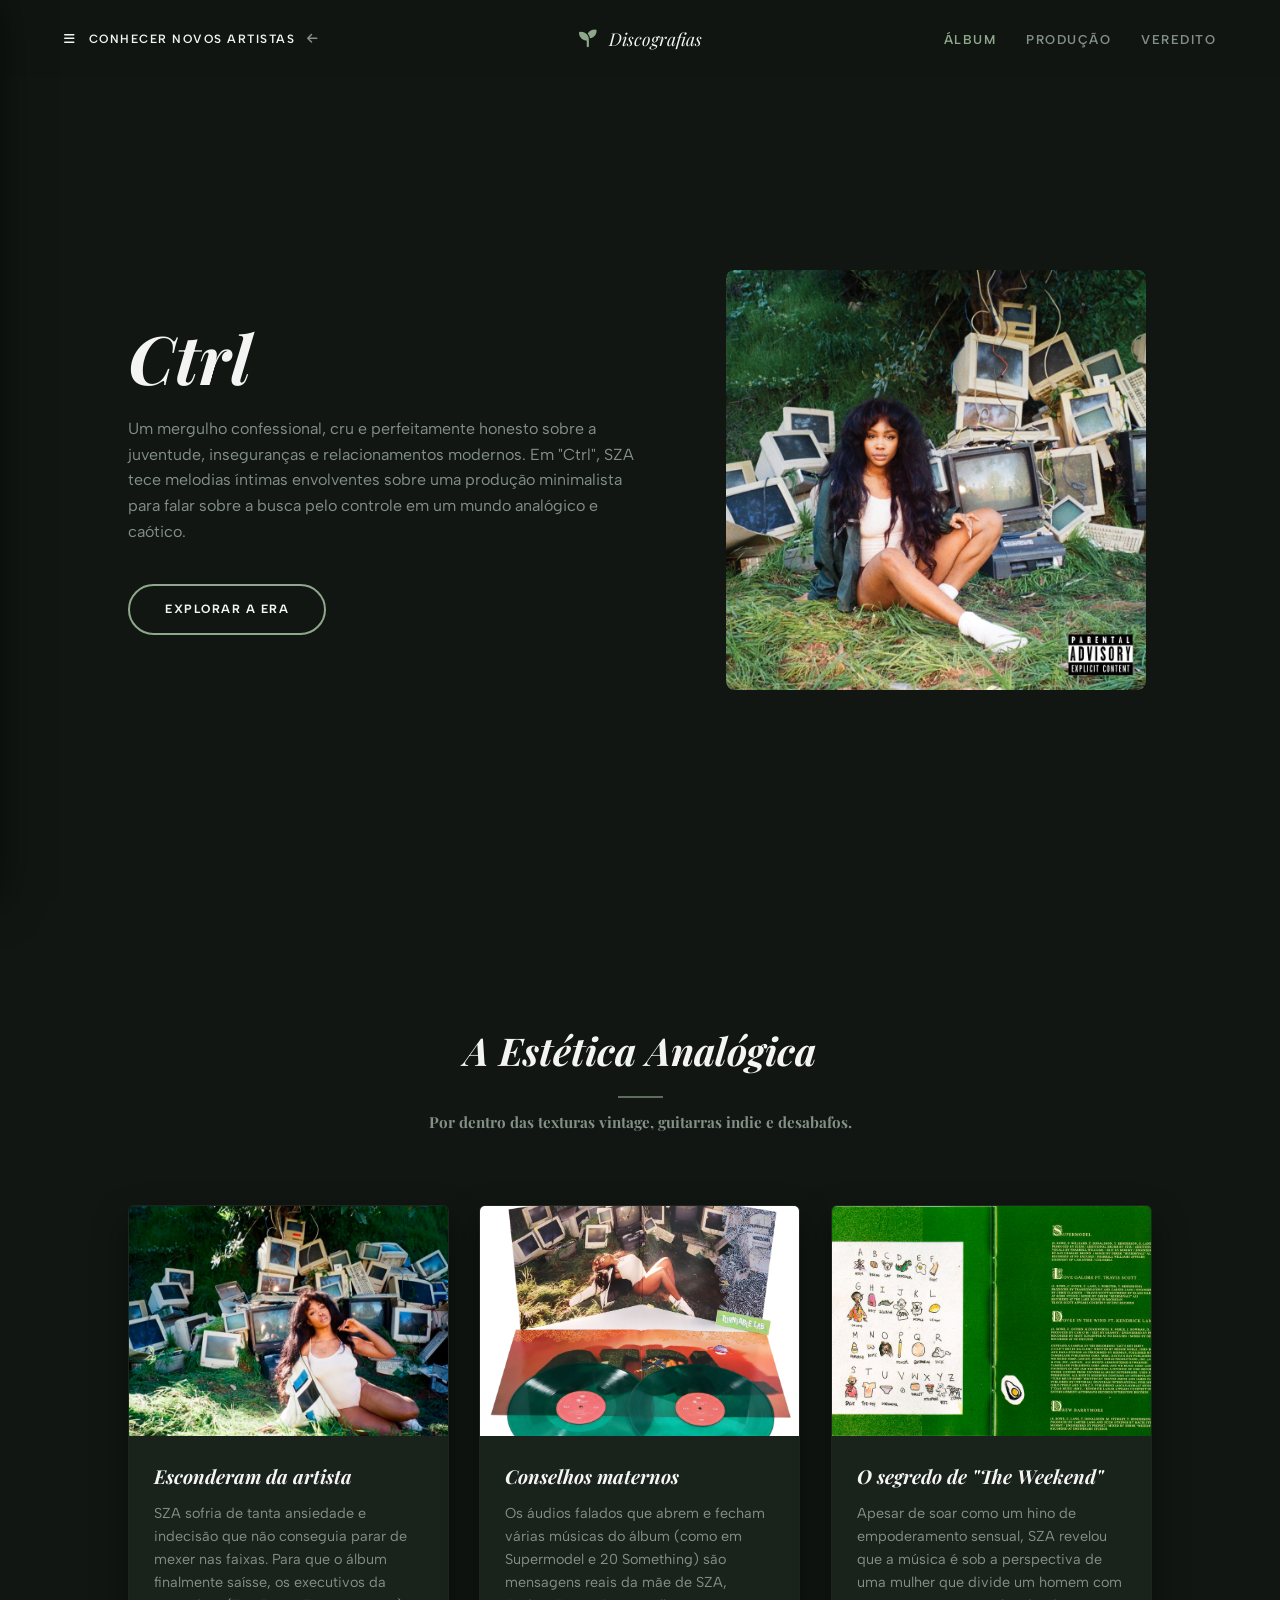
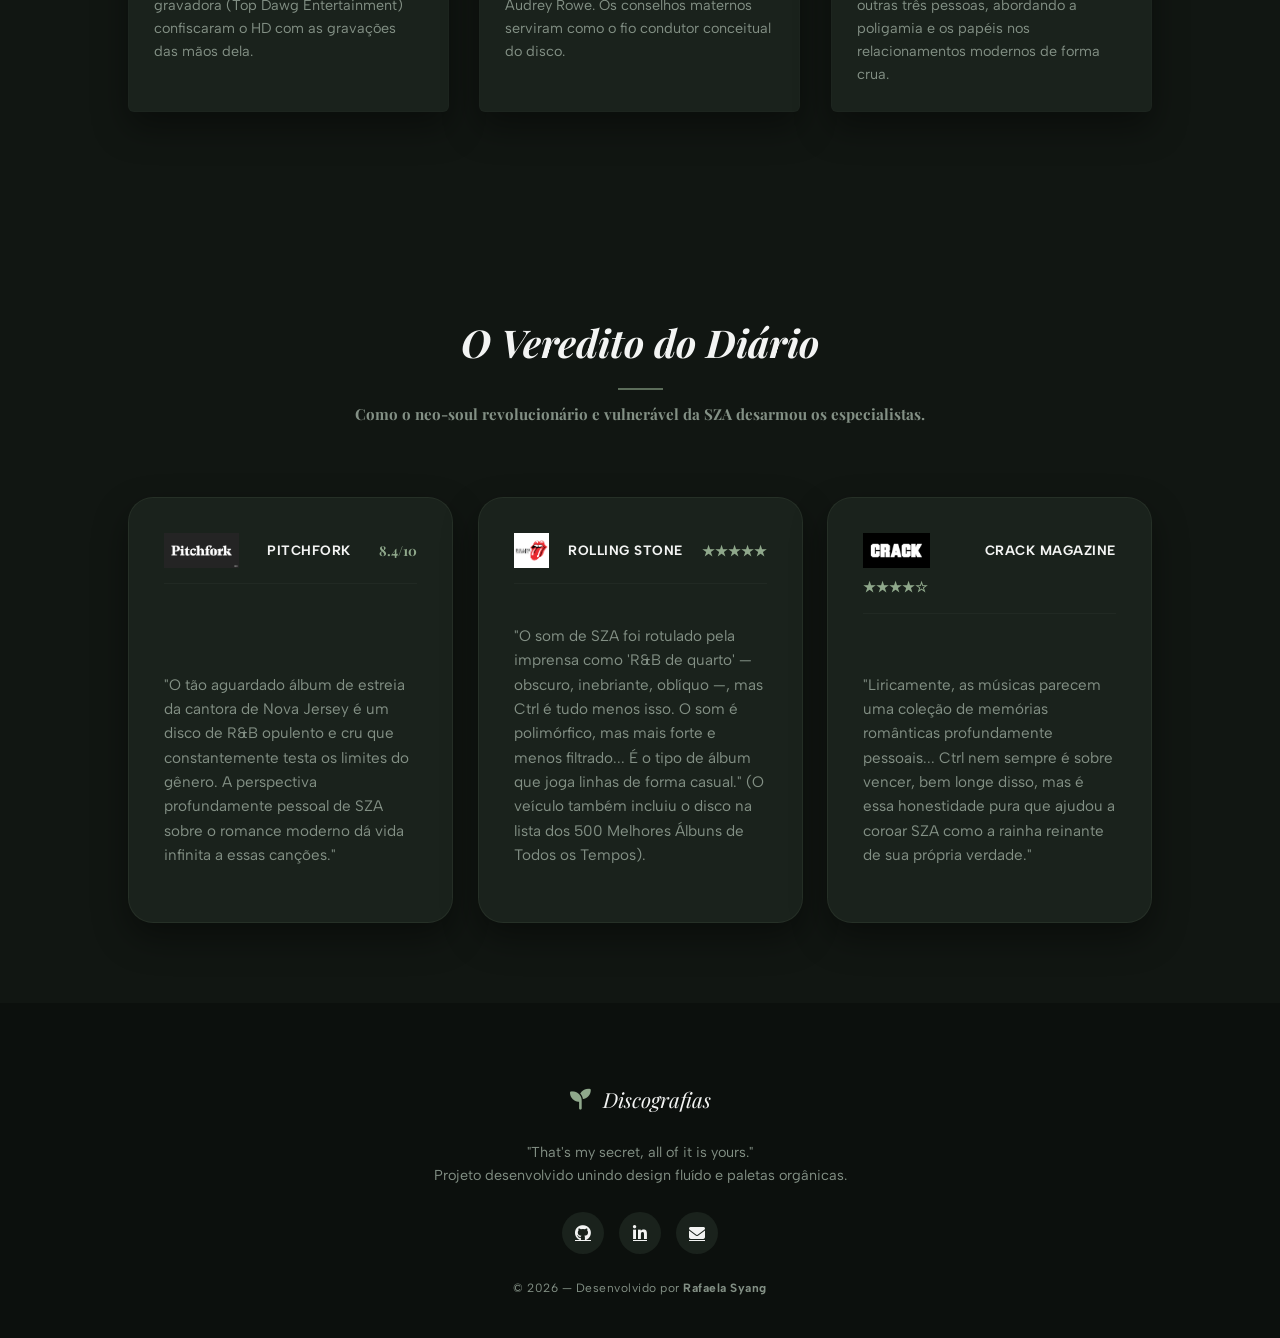
<file: sza.html>
<!DOCTYPE html>
<html lang="pt-br">

<head>
    <meta charset="UTF-8">
    <meta name="viewport" content="width=device-width, initial-scale=1.0">
    <title>SZA | Ctrl</title>

    <link rel="stylesheet" href="https://cdnjs.cloudflare.com/ajax/libs/font-awesome/6.5.1/css/all.min.css" />

    <link rel="stylesheet" href="src/style/szastyle.css">
    <link rel="stylesheet" href="src/style/szaheader.css">
    <link rel="stylesheet" href="src/style/szahome.css">

    <script src="https://cdnjs.cloudflare.com/ajax/libs/jquery/3.7.1/jquery.min.js"></script>
</head>

<body class="sza-theme">

    <div id="blury_overlay"></div>

    <aside id="sidebar_menu">
        <div class="sidebar-header">
            <h3>selecione um artista</h3>
            <button id="close_sidebar" aria-label="Fechar menu"><i class="fa-solid fa-xmark"></i></button>
        </div>
        <nav class="sidebar-nav">
            <a href="capa.html" class="sidebar-link back-to-home">
                <i class="fa-solid fa-house-chimney"></i>
                <span>voltar para o início</span>
            </a>
            <hr class="sidebar-divider" style="border: 0; border-top: 1px solid rgba(255,255,255,0.05); margin: 5px 0;">

            <a href="index.html" class="sidebar-link"><i class="fa-solid fa-cloud"></i> Ariana Grande</a>
            <a href="nanda.html" class="sidebar-link"><i class="fa-solid fa-ranking-star"></i>
                NandaTsunami</a>
            <a href="emicida.html" class="sidebar-link"><i class="fa-solid fa-crown"></i> Emicida</a>
            <a href="pabllo.html" class="sidebar-link"><i class="fa-solid fa-sun"></i> Pabllo Vittar</a>
            <a href="zimbra.html" class="sidebar-link"><i class="fa-solid fa-mountain-sun"></i> Zimbra</a>
            <a href="tasha.html" class="sidebar-link"><i class="fa-solid fa-moon"></i> Tasha & Tracie</a>
            <a href="urias.html" class="sidebar-link"><i class="fa-solid fa-mask"></i> Urias</a>
            <a href="harry.html" class="sidebar-link"><i class="fa-solid fa-water"></i> Harry Styles</a>
            <a href="gorillaz.html" class="sidebar-link"><i class="fa-solid fa-ship"></i> Gorillaz</a>
            <a href="john.html" class="sidebar-link"><i class="fa-solid fa-crosshairs"></i> John</a>
            <a href="sza.html" class="sidebar-link active-artist"><i class="fa-solid fa-seedling"></i> SZA</a>
            <a href="lana.html" class="sidebar-link"><i class="fa-solid fa-sailboat"></i> Lana Del Rey</a>
            <a href="luanna.html" class="sidebar-link"><i class="fa-solid fa-eye"></i> MC Luanna</a>
            <a href="racionais.html" class="sidebar-link"><i class="fa-solid fa-cross"></i> Racionais
                MC's</a>

        </nav>
    </aside>

    <header>
        <nav id="navbar">
            <div id="toggle_container">
                <button id="sidebar_btn" aria-label="Abrir menu de artistas">
                    <i class="fa-solid fa-bars"></i>
                    <span>conhecer novos artistas</span>
                </button>
                <i class="fa-solid fa-arrow-left arrow-indicator"></i>
            </div>

            <div class="logo-center">
                <i class="fa-solid fa-seedling animated-icon"></i>
                <span class="brand-text">Discografias</span>
            </div>

            <div id="nav_list_container">
                <ul id="nav_list">
                    <li class="nav-item active"><a href="#home">álbum</a></li>
                    <li class="nav-item"><a href="#menu">produção</a></li>
                    <li class="nav-item"><a href="#menu2">veredito</a></li>
                </ul>
            </div>

            <button id="mobile_btn" aria-label="Abrir seções" aria-expanded="false" aria-controls="mobile_menu">
                <i class="fa-solid fa-bars"></i>
            </button>
        </nav>

        <div id="mobile_menu" role="menu">
            <ul id="mobile_nav_list">
                <li class="nav-item"><a href="#home">álbum</a></li>
                <li class="nav-item"><a href="#menu">produção</a></li>
                <li class="nav-item"><a href="#menu2">veredito</a></li>
            </ul>
        </div>
    </header>

    <main id="content">
        <section id="home">
            <div id="cta" class="scroll-animate from-left">
                <h1 class="title">Ctrl</h1>
                <p class="description">
                    Um mergulho confessional, cru e perfeitamente honesto sobre a juventude, inseguranças e
                    relacionamentos modernos. Em "Ctrl", SZA tece melodias íntimas envolventes sobre uma produção
                    minimalista para falar sobre a busca pelo controle em um mundo analógico e caótico.
                </p>
                <div id="cta_buttons">
                    <a href="#menu" class="btn-more">Explorar a era</a>
                </div>
            </div>

            <div id="banner" class="scroll-animate from-right">
                <div class="album-wrapper crt-effect">
                    <a href="https://open.spotify.com/album/762906Xg6V67Jy7Zg67gA3" target="_blank" rel="noopener"
                        title="Ouvir no Spotify">
                        <img src="src/images/tv.jpg" alt="Capa do álbum Ctrl da SZA">
                        <div class="spotify-overlay">
                            <i class="fa-brands fa-spotify"></i>
                        </div>
                    </a>
                </div>
            </div>
        </section>

        <section id="menu">
            <h2 class="section-title scroll-animate from-bottom">A Estética Analógica</h2>
            <h3 class="section-subtitle scroll-animate from-bottom">Por dentro das texturas vintage, guitarras indie e
                desabafos.
            </h3>

            <div class="menu-container">
                <div class="menu-item sza-card scroll-animate from-bottom delay-1">
                    <img src="src/images/bore.jpg" alt="Guitarras Minimalistas" class="menu-img">
                    <div class="menu-details">
                        <h4 class="card-item-title">Esconderam da artista</h4>
                        <p class="card-item-description">
                            SZA sofria de tanta ansiedade e indecisão que não conseguia parar de mexer nas faixas. Para
                            que o álbum finalmente saísse, os executivos da gravadora (Top Dawg Entertainment)
                            confiscaram o HD com as gravações das mãos dela.
                        </p>
                    </div>
                </div>
                <div class="menu-item sza-card scroll-animate from-bottom delay-2">
                    <img src="src/images/vinil.webp" alt="Lirismo Sem Filtros" class="menu-img">
                    <div class="menu-details">
                        <h4 class="card-item-title">Conselhos maternos</h4>
                        <p class="card-item-description">
                            Os áudios falados que abrem e fecham várias músicas do álbum (como em Supermodel e 20
                            Something) são mensagens reais da mãe de SZA, Audrey Rowe. Os conselhos maternos serviram
                            como o fio condutor conceitual do disco.
                        </p>
                    </div>
                </div>
                <div class="menu-item sza-card scroll-animate from-bottom delay-3">
                    <img src="src/images/verde.jpg" alt="Elementos Eletrônicos" class="menu-img">
                    <div class="menu-details">
                        <h4 class="card-item-title">O segredo de "The Weekend"</h4>
                        <p class="card-item-description">
                            Apesar de soar como um hino de empoderamento sensual, SZA revelou que a música é sob a
                            perspectiva de uma mulher que divide um homem com outras três pessoas, abordando a poligamia
                            e os papéis nos relacionamentos modernos de forma crua.
                        </p>
                    </div>
                </div>
            </div>
        </section>

        <section id="menu2">
            <h2 class="section-title scroll-animate from-bottom">O Veredito do Diário</h2>
            <h3 class="section-subtitle scroll-animate from-bottom">Como o neo-soul revolucionário e vulnerável da SZA
                desarmou os especialistas.
            </h3>

            <div class="critica-grid">
                <div class="critica-card sza-card scroll-animate from-bottom delay-1">
                    <div class="critica-header">
                        <img src="src/images/pitchfork-wordmark-new.png" alt="Pitchfork" class="critica-logo">

                        <span class="critico-nome">Pitchfork</span>
                        <span class="nota">8.4/10</span>
                    </div>
                    <p class="critica-texto">
                        "O tão aguardado álbum de estreia da cantora de Nova Jersey é um disco de R&B opulento e cru que
                        constantemente testa os limites do gênero. A perspectiva profundamente pessoal de SZA sobre o
                        romance moderno dá vida infinita a essas canções."
                    </p>
                </div>

                <div class="critica-card sza-card scroll-animate from-bottom delay-2">
                    <div class="critica-header">
                        <img src="src/images/rolling-stone-logo.png" alt="rolling-stone" class="critica-logo">
                        <span class="critico-nome">Rolling Stone</span>
                        <span class="nota">★★★★★</span>
                    </div>
                    <p class="critica-texto">
                        "O som de SZA foi rotulado pela imprensa como 'R&B de quarto' — obscuro, inebriante, oblíquo —,
                        mas Ctrl é tudo menos isso. O som é polimórfico, mas mais forte e menos filtrado... É o tipo de
                        álbum que joga linhas de forma casual." (O veículo também incluiu o disco na lista dos 500
                        Melhores Álbuns de Todos os Tempos).
                    </p>
                </div>

                <div class="critica-card sza-card scroll-animate from-bottom delay-3">
                    <div class="critica-header">
                        <img src="src/images/crack.png" alt="Crack Magazine" class="critica-logo">

                        <span class="critico-nome">Crack Magazine</span>
                        <span class="nota">★★★★☆</span>
                    </div>
                    <p class="critica-texto">
                        "Liricamente, as músicas parecem uma coleção de memórias românticas profundamente pessoais...
                        Ctrl nem sempre é sobre vencer, bem longe disso, mas é essa honestidade pura que ajudou a coroar
                        SZA como a rainha reinante de sua própria verdade."
                    </p>
                </div>
            </div>
        </section>
    </main>

    <footer id="footer">
        <div class="footer-content">
            <div class="footer-brand">
                <i class="fa-solid fa-seedling"></i>
                <span>Discografias</span>
            </div>
            <p class="footer-text">
                "That's my secret, all of it is yours."
                <br>
                Projeto desenvolvido unindo design fluído e paletas orgânicas.
            </p>
            <div class="footer-socials">
                <a href="https://github.com/rafasyang7-cell" target="_blank" rel="noopener"><i
                        class="fa-brands fa-github"></i></a>
                <a href="https://www.linkedin.com/" target="_blank" rel="noopener"><i
                        class="fa-brands fa-linkedin-in"></i></a>
                <a href="mailto:rafasyang7@gmail.com"><i class="fa-solid fa-envelope"></i></a>
            </div>
            <div class="footer-copyright">
                © 2026 — Desenvolvido por <strong>Rafaela Syang</strong>
            </div>
        </div>
    </footer>

    <script src="src/javascript/szascript.js"></script>
</body>

</html>
</file>
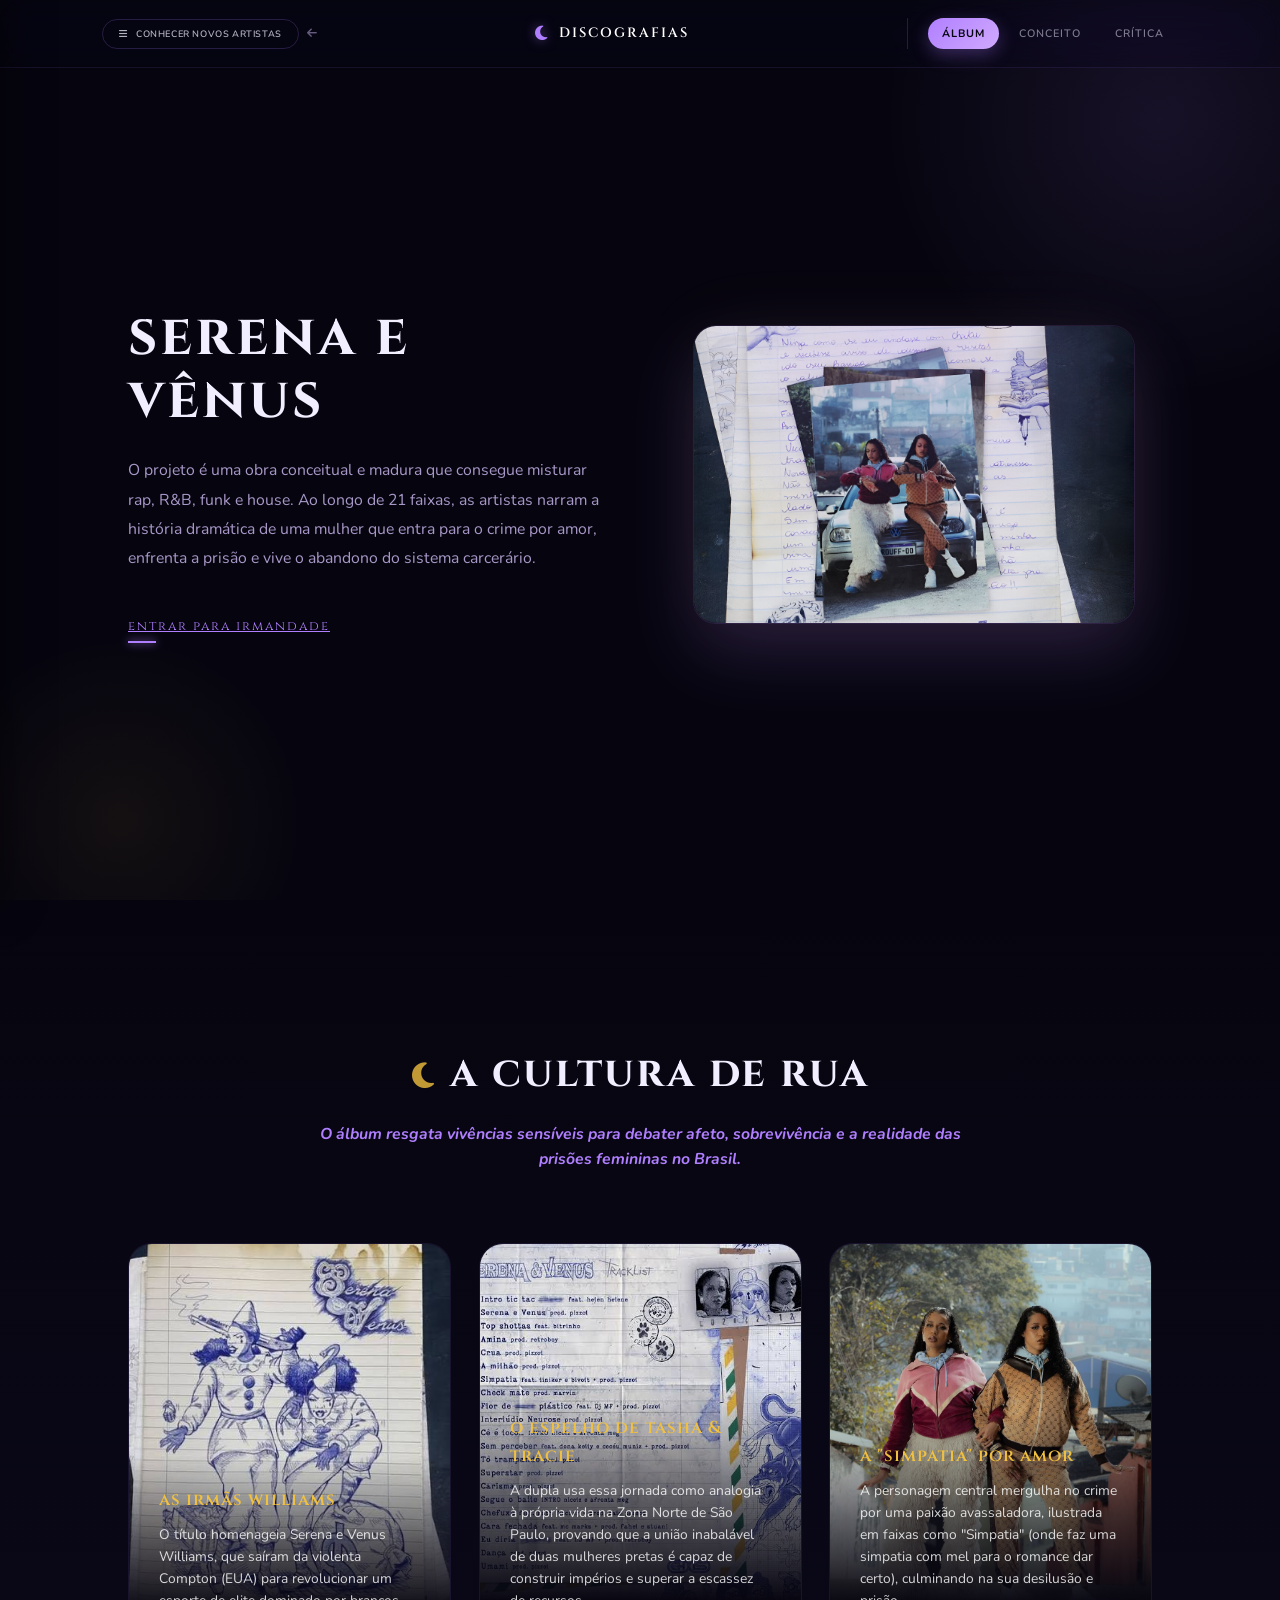
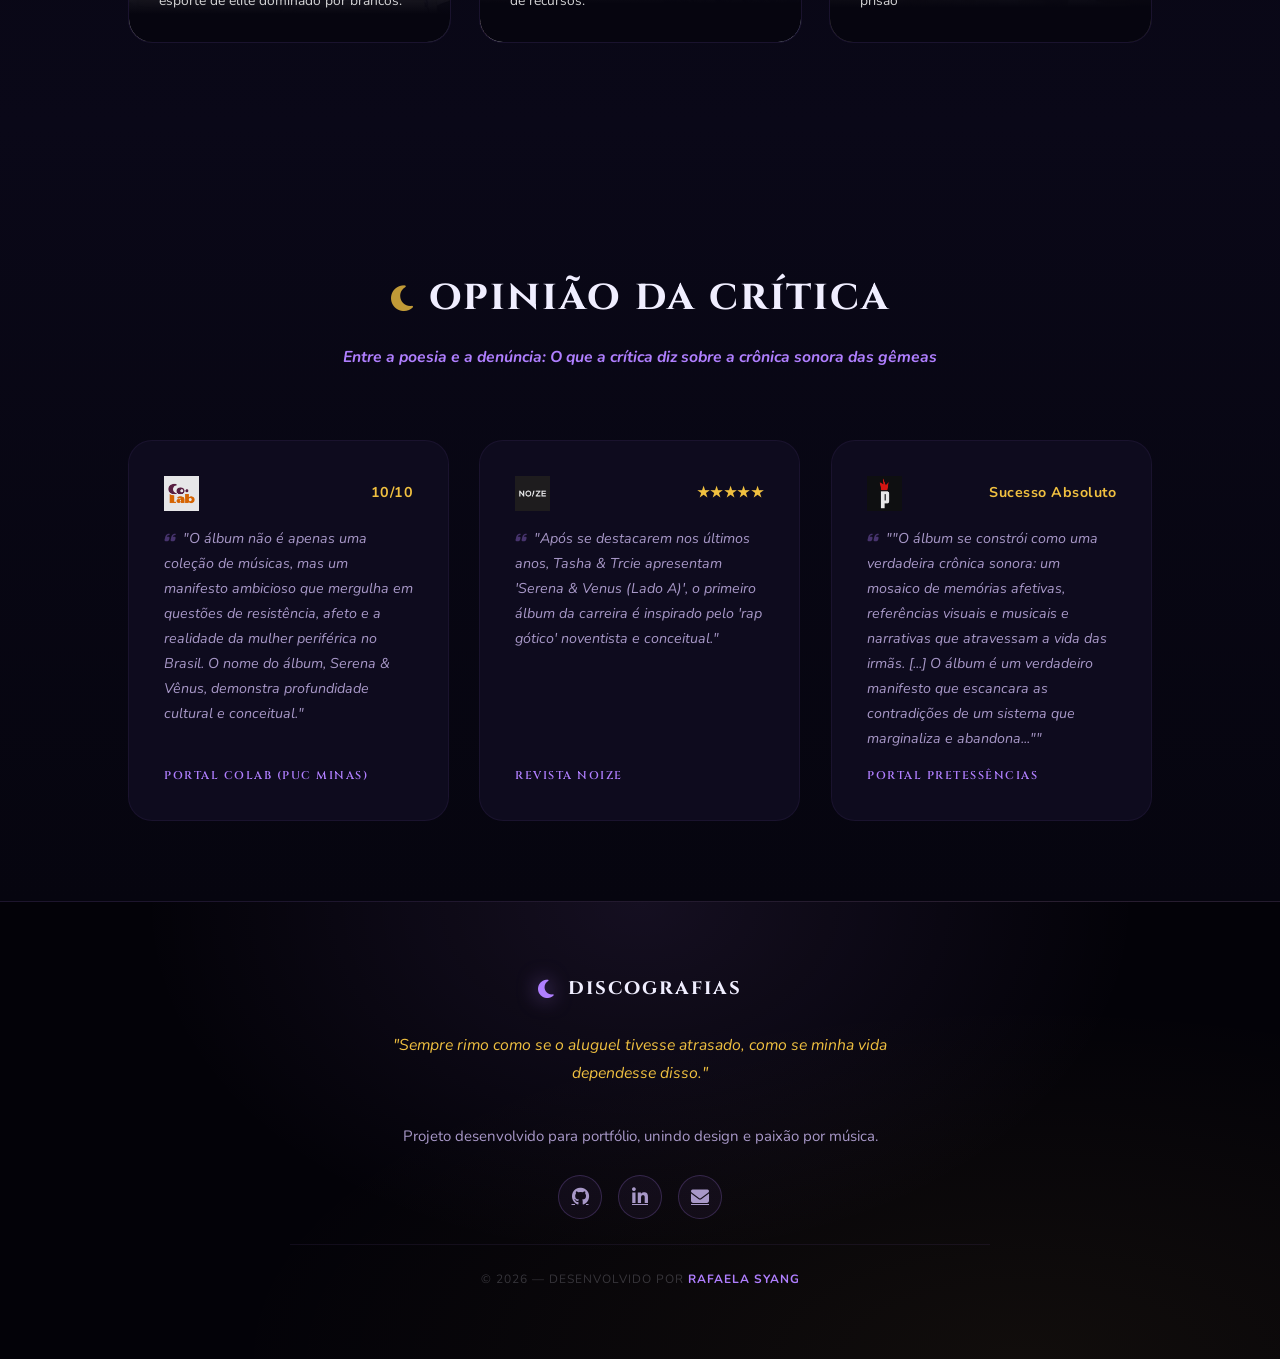
<file: tasha.html>
<!-- tasha.html -->
<!DOCTYPE html>
<html lang="pt-br">

<head>
    <meta charset="UTF-8">
    <meta name="viewport" content="width=device-width, initial-scale=1.0">
    <title>Tasha & Tracie | Serena e Vênus</title>

    <link rel="stylesheet" href="https://cdnjs.cloudflare.com/ajax/libs/font-awesome/6.5.1/css/all.min.css" />

    <link rel="stylesheet" href="src/style/tashastyle.css">
    <link rel="stylesheet" href="src/style/tashaheader.css">
    <link rel="stylesheet" href="src/style/tashahome.css">

    <script src="https://cdnjs.cloudflare.com/ajax/libs/jquery/3.7.1/jquery.min.js"></script>
</head>

<body class="tasha-theme">

    <div id="blury_overlay"></div>

    <aside id="sidebar_menu">
        <div class="sidebar-header">
            <h3>selecione um artista</h3>
            <button id="close_sidebar" aria-label="Fechar menu"><i class="fa-solid fa-xmark"></i></button>
        </div>
        <nav class="sidebar-nav">
            <a href="capa.html" class="sidebar-link back-to-home">
                <i class="fa-solid fa-house-chimney"></i>
                <span>voltar para o início</span>
            </a>
            <hr class="sidebar-divider" style="border: 0; border-top: 1px solid rgba(240,238,255,0.08); margin: 5px 0;">

            <a href="index.html" class="sidebar-link"><i class="fa-solid fa-cloud"></i> Ariana Grande</a>
            <a href="nanda.html" class="sidebar-link"><i class="fa-solid fa-ranking-star"></i> NandaTsunami</a>
            <a href="emicida.html" class="sidebar-link"><i class="fa-solid fa-crown"></i> Emicida</a>
            <a href="pabllo.html" class="sidebar-link"><i class="fa-solid fa-sun"></i> Pabllo Vittar</a>
            <a href="zimbra.html" class="sidebar-link"><i class="fa-solid fa-mountain-sun"></i> Zimbra</a>
            <a href="tasha.html" class="sidebar-link active-artist"><i class="fa-solid fa-moon"></i> Tasha & Tracie</a>
            <a href="urias.html" class="sidebar-link"><i class="fa-solid fa-mask"></i> Urias</a>
            <a href="harry.html" class="sidebar-link"><i class="fa-solid fa-water"></i> Harry Styles</a>
            <a href="gorillaz.html" class="sidebar-link"><i class="fa-solid fa-ship"></i> Gorillaz</a>
            <a href="john.html" class="sidebar-link"><i class="fa-solid fa-crosshairs"></i> John</a>
            <a href="sza.html" class="sidebar-link"><i class="fa-solid fa-seedling"></i> SZA</a>
            <a href="lana.html" class="sidebar-link"><i class="fa-solid fa-sailboat"></i> Lana Del Rey</a>
            <a href="luanna.html" class="sidebar-link"><i class="fa-solid fa-eye"></i> MC Luanna</a>
            <a href="racionais.html" class="sidebar-link"><i class="fa-solid fa-cross"></i> Racionais
                MC's</a>

        </nav>
    </aside>

    <header>
        <nav id="navbar">

            <div id="toggle_container">
                <button id="sidebar_btn" aria-label="Abrir menu de artistas">
                    <i class="fa-solid fa-bars"></i>
                    <span>conhecer novos artistas</span>
                </button>
                <i class="fa-solid fa-arrow-left arrow-indicator"></i>
            </div>

            <div class="logo-center">
                <i class="fa-solid fa-moon animated-icon"></i>
                <span class="brand-text">Discografias</span>
            </div>

            <div id="nav_list_container">
                <ul id="nav_list">
                    <li class="nav-item active"><a href="#home">Álbum</a></li>
                    <li class="nav-item"><a href="#conceito">conceito</a></li>
                    <li class="nav-item"><a href="#critica">crítica</a></li>
                </ul>
            </div>

            <button id="mobile_btn" aria-label="Abrir menu" aria-expanded="false" aria-controls="mobile_menu">
                <i class="fa-solid fa-bars"></i>
            </button>
        </nav>

        <div id="mobile_menu">
            <ul id="mobile_nav_list">
                <li class="nav-item"><a href="#home">álbum</a></li>
                <li class="nav-item"><a href="#conceito">conceito</a></li>
                <li class="nav-item"><a href="#critica">crítica</a></li>
            </ul>
        </div>
    </header>

    <main id="content">

        <!-- HOME -->
        <section id="home">
            <div id="cta" class="scroll-animate from-left">
                <h1 class="title">serena e vênus</h1>
                <p class="description">
                    O projeto é uma obra conceitual e madura que consegue misturar rap, R&B, funk e house. Ao longo de
                    21 faixas, as
                    artistas narram a história dramática de uma mulher que entra para o crime por amor, enfrenta a
                    prisão e vive o abandono do sistema carcerário.
                </p>
                <div id="cta_buttons">
                    <a href="#conceito" class="btn-more">entrar para irmandade</a>
                </div>
            </div>

            <div id="banner" class="scroll-animate from-right">
                <div class="album-wrapper tasha-animation">
                    <a href="https://open.spotify.com" target="_blank" rel="noopener" title="Ouvir no Spotify">
                        <img src="src/images/serena e venus album.jpg" alt="Capa do álbum Serena e Vênus">
                        <div class="spotify-overlay">
                            <i class="fa-brands fa-spotify"></i>
                        </div>
                    </a>
                </div>
            </div>
        </section>

        <!-- CONCEITO -->
        <section id="conceito">
            <h2 class="section-title scroll-animate from-bottom">A Cultura de Rua</h2>
            <h3 class="section-subtitle scroll-animate from-bottom">
                O álbum resgata vivências sensíveis para debater afeto, sobrevivência e a realidade
                das prisões femininas no Brasil.
            </h3>

            <div class="menu-container">
                <div class="menu-item scroll-animate from-bottom delay-1">
                    <img src="src/images/paiaço.jfif" alt="As Irmãs Williams" class="menu-img">
                    <div class="menu-details">
                        <h4 class="card-item-title">As Irmãs Williams</h4>
                        <p class="card-item-description">O título homenageia Serena e Venus Williams, que saíram da
                            violenta Compton (EUA) para revolucionar um esporte de elite dominado por brancos.</p>
                    </div>
                </div>

                <div class="menu-item scroll-animate from-bottom delay-2">
                    <img src="src/images/passa porte.jfif" alt="O Espelho de Tasha & Tracie" class="menu-img">
                    <div class="menu-details">
                        <h4 class="card-item-title">O Espelho de Tasha & Tracie</h4>
                        <p class="card-item-description">A dupla usa essa jornada como analogia à própria vida na Zona
                            Norte de São Paulo, provando que a união inabalável de duas mulheres pretas é capaz de
                            construir impérios e superar a escassez de recursos.</p>
                    </div>
                </div>

                <div class="menu-item scroll-animate from-bottom delay-3">
                    <img src="src/images/elas.jpg" alt="A Simpatia por Amor" class="menu-img">
                    <div class="menu-details">
                        <h4 class="card-item-title">A "Simpatia" por Amor</h4>
                        <p class="card-item-description">A personagem central mergulha no crime por uma paixão
                            avassaladora, ilustrada em faixas como "Simpatia" (onde faz uma simpatia com mel para o
                            romance dar certo), culminando na sua desilusão e prisão</p>
                    </div>
                </div>
            </div>
        </section>

        <!-- CRÍTICA -->
        <section id="critica">
            <h2 class="section-title scroll-animate from-bottom">Opinião da crítica</h2>
            <h3 class="section-subtitle scroll-animate from-bottom">
                Entre a poesia e a denúncia: O que a crítica diz sobre a crônica sonora das gêmeas
            </h3>

            <div class="critica-grid">
                <div class="critica-card scroll-animate from-bottom delay-1">
                    <div class="critica-header">
                        <img src="src/images/colab.png" alt="Veículo 1" class="critica-logo">
                        <span class="nota">10/10</span>
                    </div>
                    <p class="critica-texto">"O álbum não é apenas uma coleção de músicas, mas um manifesto ambicioso
                        que mergulha em questões de resistência, afeto e a realidade da mulher periférica no Brasil. O
                        nome do álbum, Serena & Vênus, demonstra profundidade cultural e conceitual."</p>
                    <span class="critico-nome">Portal Colab (PUC Minas)</span>
                </div>

                <div class="critica-card scroll-animate from-bottom delay-2">
                    <div class="critica-header">
                        <img src="src/images/nois.png" alt="Veículo 2" class="critica-logo">
                        <span class="nota">★★★★★</span>
                    </div>
                    <p class="critica-texto">"Após se destacarem nos últimos anos, Tasha & Trcie apresentam 'Serena &
                        Venus (Lado A)', o primeiro álbum da carreira é inspirado pelo 'rap gótico' noventista e
                        conceitual."</p>
                    <span class="critico-nome">Revista Noize</span>
                </div>

                <div class="critica-card scroll-animate from-bottom delay-3">
                    <div class="critica-header">
                        <img src="src/images/pp.png" alt="Veículo 3" class="critica-logo">
                        <span class="nota">Sucesso Absoluto</span>
                    </div>
                    <p class="critica-texto">""O álbum se constrói como uma verdadeira crônica sonora: um mosaico de
                        memórias afetivas, referências visuais e musicais e narrativas que atravessam a vida das irmãs.
                        [...] O álbum é um verdadeiro manifesto que escancara as contradições de um sistema que
                        marginaliza e abandona...""</p>
                    <span class="critico-nome">Portal Pretessências</span>
                </div>
            </div>
        </section>

    </main>

    <footer id="footer">
        <div class="footer-content">
            <div class="footer-brand">
                <i class="fa-solid fa-moon"></i>
                <span>Discografias</span>
            </div>

            <p class="footer-text">
                <em>"Sempre rimo como se o aluguel tivesse atrasado, como se minha vida dependesse disso."</em>
                <br>
                Projeto desenvolvido para portfólio, unindo design e paixão por música.
            </p>

            <div class="footer-socials">
                <a href="https://github.com/rafasyang7-cell" target="_blank" rel="noopener">
                    <i class="fa-brands fa-github"></i>
                </a>
                <a href="https://www.linkedin.com/in/rafaela-syang-80185b272/" target="_blank" rel="noopener">
                    <i class="fa-brands fa-linkedin-in"></i>
                </a>
                <a href="mailto:rafasyang7@gmail.com">
                    <i class="fa-solid fa-envelope"></i>
                </a>
            </div>

            <div class="footer-copyright">
                © 2026 — Desenvolvido por <strong>Rafaela Syang</strong>
            </div>
        </div>
    </footer>

    <script src="src/javascript/tashascript.js"></script>
</body>

</html>
</file>
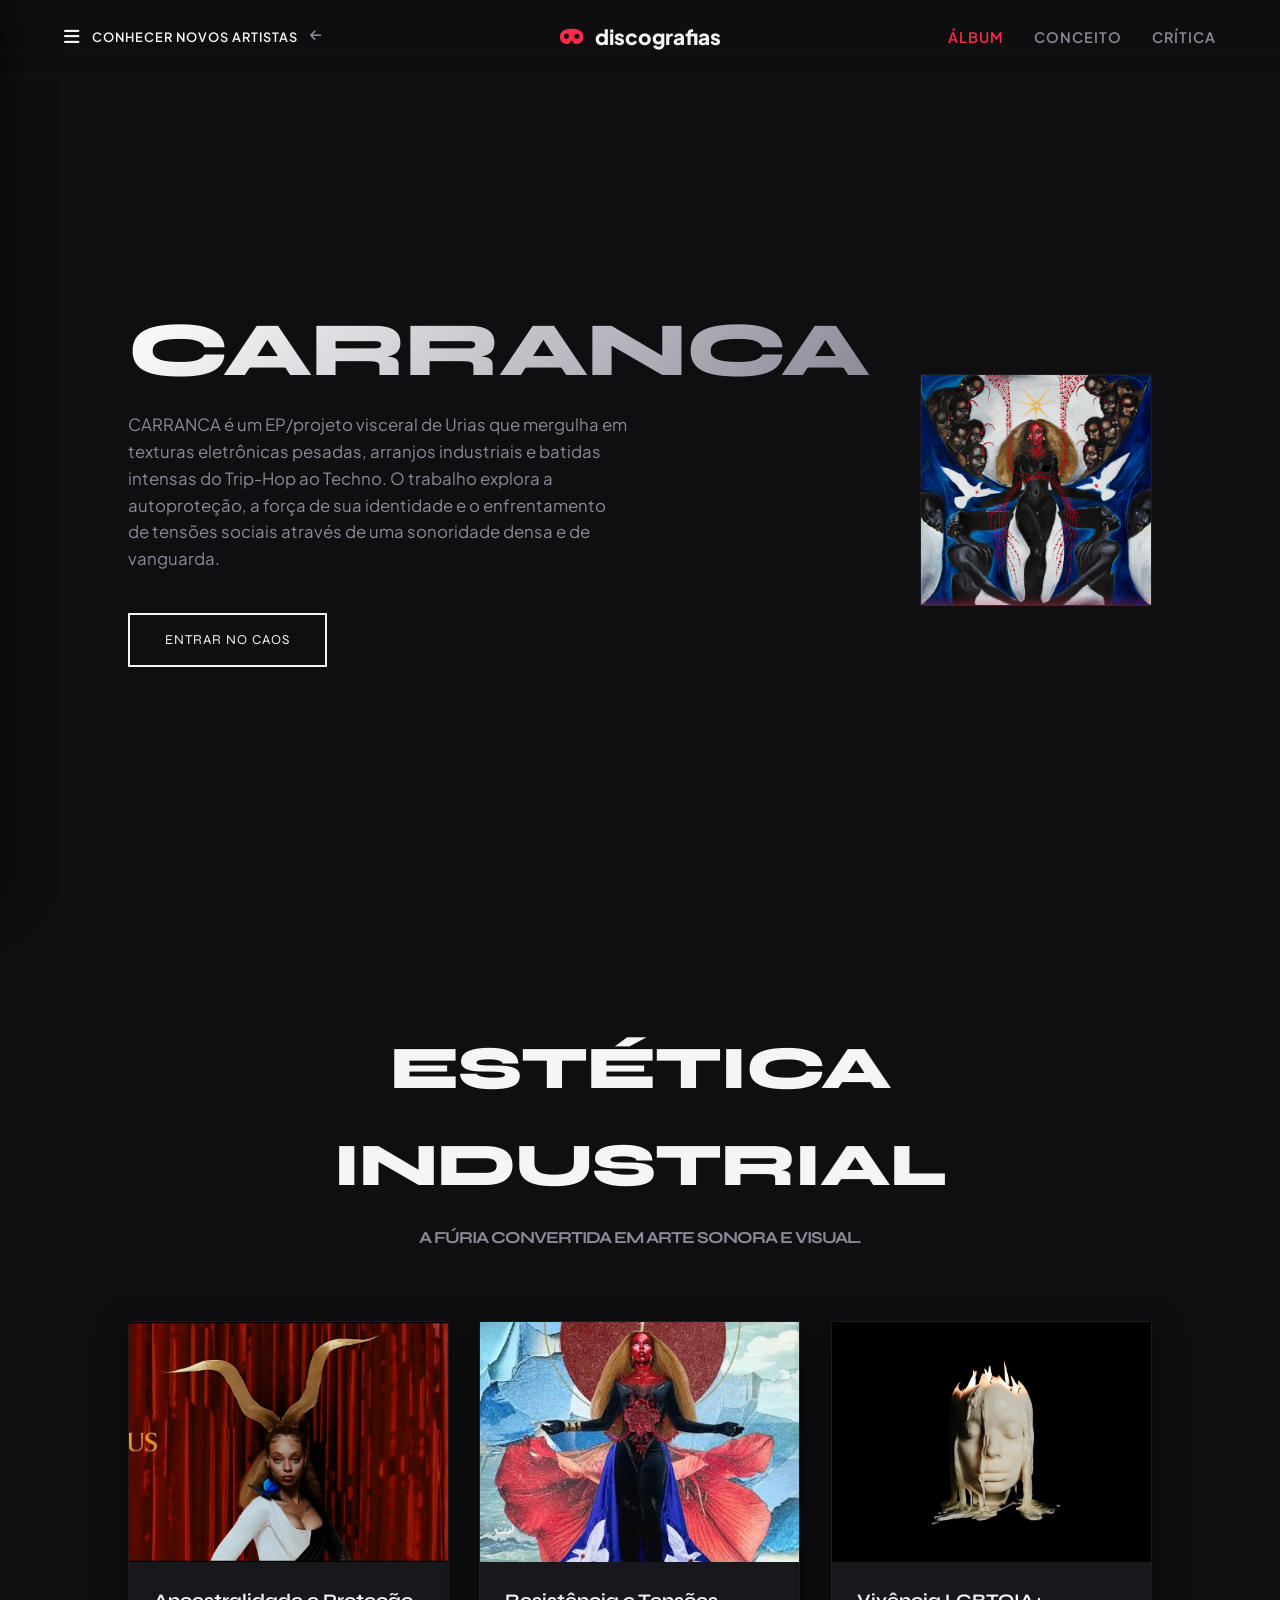
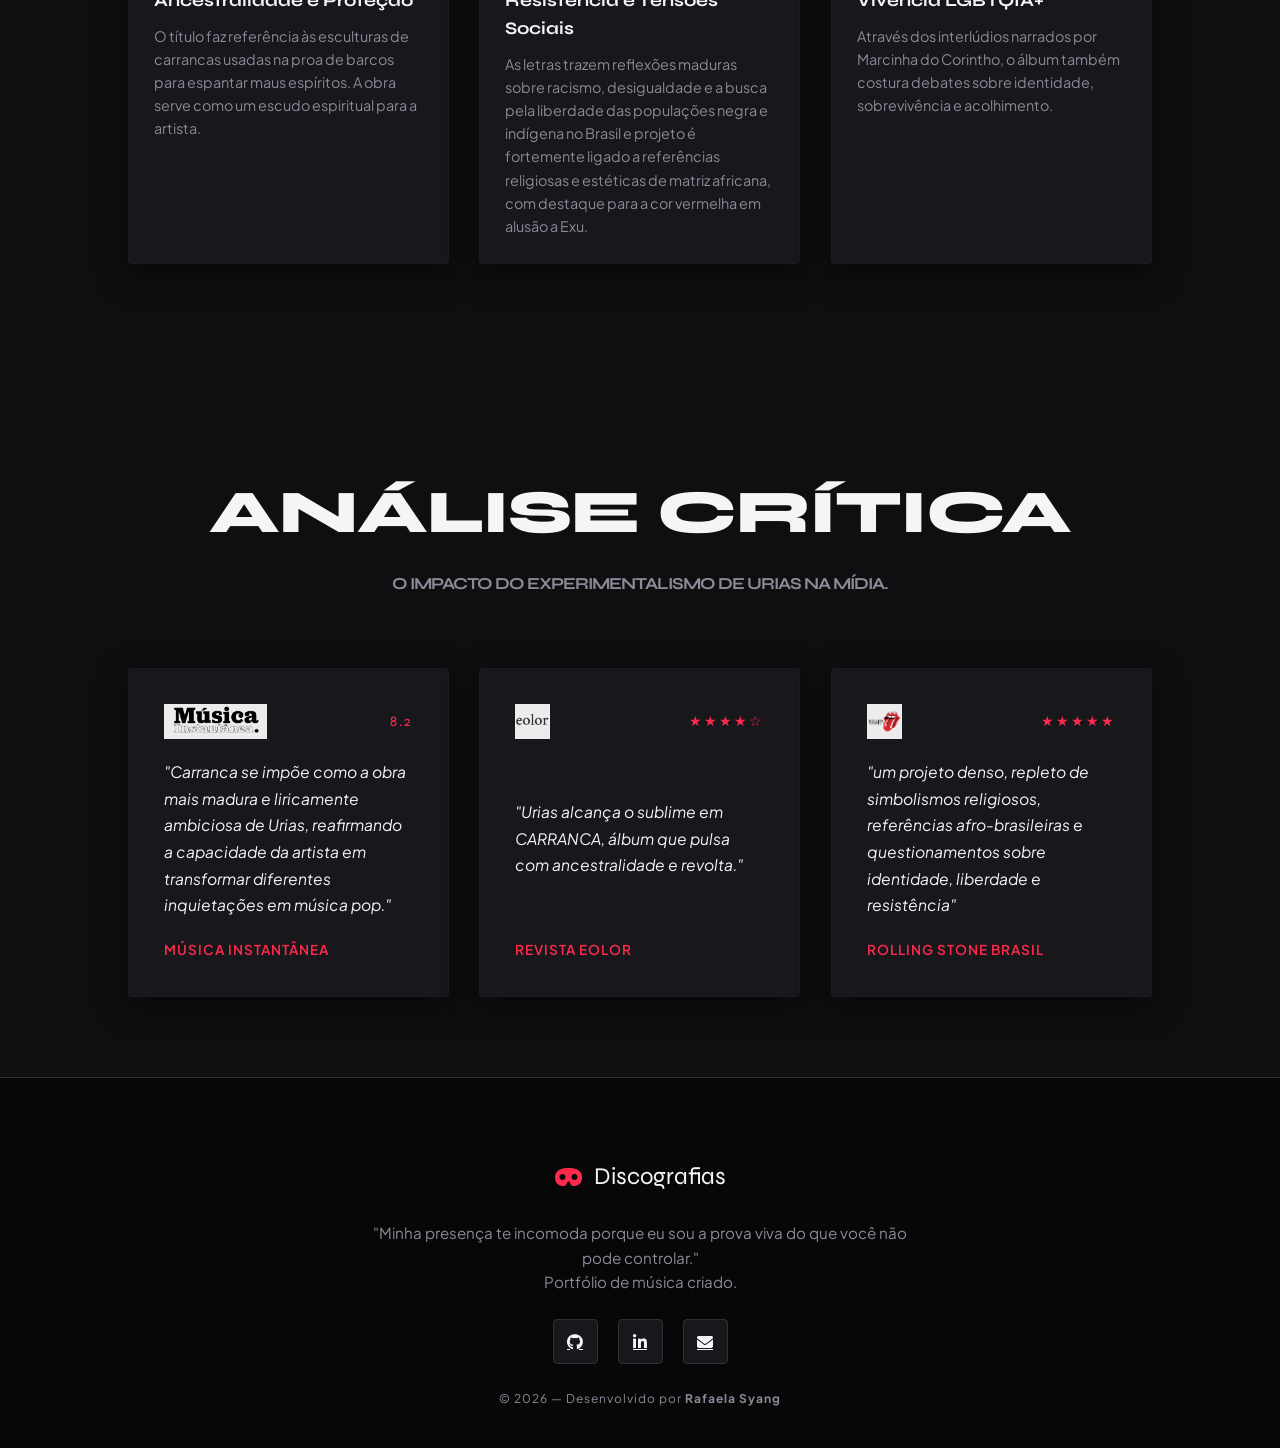
<file: urias.html>
<!DOCTYPE html>
<html lang="pt-br">

<head>
    <meta charset="UTF-8">
    <meta name="viewport" content="width=device-width, initial-scale=1.0">
    <title>Urias | Carranca</title>

    <link rel="stylesheet" href="https://cdnjs.cloudflare.com/ajax/libs/font-awesome/6.5.1/css/all.min.css" />

    <link rel="stylesheet" href="src/style/uriasstyle.css">
    <link rel="stylesheet" href="src/style/uriasheader.css">
    <link rel="stylesheet" href="src/style/uriashome.css">

    <script src="https://cdnjs.cloudflare.com/ajax/libs/jquery/3.7.1/jquery.min.js"></script>
</head>

<body class="urias-theme">

    <div id="blury_overlay"></div>

    <aside id="sidebar_menu">
        <div class="sidebar-header">
            <h3>selecione um artista</h3>
            <button id="close_sidebar" aria-label="Fechar menu"><i class="fa-solid fa-xmark"></i></button>
        </div>
        <nav class="sidebar-nav">
            <a href="capa.html" class="sidebar-link back-to-home">
                <i class="fa-solid fa-house-chimney"></i>
                <span>voltar para o início</span>
            </a>
            <hr class="sidebar-divider" style="border: 0; border-top: 1px solid rgba(255,255,255,0.05); margin: 5px 0;">

            <a href="index.html" class="sidebar-link"><i class="fa-solid fa-cloud"></i> Ariana Grande</a>
            <a href="nanda.html" class="sidebar-link"><i class="fa-solid fa-ranking-star"></i> NandaTsunami</a>
            <a href="emicida.html" class="sidebar-link"><i class="fa-solid fa-crown"></i> Emicida</a>
            <a href="pabllo.html" class="sidebar-link"><i class="fa-solid fa-sun"></i> Pabllo Vittar</a>
            <a href="zimbra.html" class="sidebar-link"><i class="fa-solid fa-mountain-sun"></i> Zimbra</a>
            <a href="tasha.html" class="sidebar-link"><i class="fa-solid fa-moon"></i> Tasha & Tracie</a>
            <a href="urias.html" class="sidebar-link active-artist"><i class="fa-solid fa-mask"></i> Urias</a>
            <a href="harry.html" class="sidebar-link"><i class="fa-solid fa-water"></i> Harry Styles</a>
            <a href="gorillaz.html" class="sidebar-link"><i class="fa-solid fa-ship"></i> Gorillaz</a>
            <a href="john.html" class="sidebar-link"><i class="fa-solid fa-crosshairs"></i> John</a>
            <a href="sza.html" class="sidebar-link"><i class="fa-solid fa-seedling"></i> SZA</a>
            <a href="lana.html" class="sidebar-link"><i class="fa-solid fa-sailboat"></i> Lana Del Rey</a>
            <a href="luanna.html" class="sidebar-link"><i class="fa-solid fa-eye"></i> MC Luanna</a>
            <a href="racionais.html" class="sidebar-link"><i class="fa-solid fa-cross"></i> Racionais
                MC's</a>

        </nav>
    </aside>

    <header>
        <nav id="navbar">
            <div id="toggle_container">
                <button id="sidebar_btn" aria-label="Abrir menu de artistas">
                    <i class="fa-solid fa-bars"></i>
                    <span>conhecer novos artistas</span>
                </button>
                <i class="fa-solid fa-arrow-left arrow-indicator"></i>
            </div>

            <div class="logo-center">
                <i class="fa-solid fa-mask animated-icon"></i>
                <span class="brand-text">Discografias</span>
            </div>

            <div id="nav_list_container">
                <ul id="nav_list">
                    <li class="nav-item active"><a href="#home">álbum</a></li>
                    <li class="nav-item"><a href="#menu">conceito</a></li>
                    <li class="nav-item"><a href="#menu2">crítica</a></li>
                </ul>
            </div>

            <button id="mobile_btn" aria-label="Abrir seções" aria-expanded="false" aria-controls="mobile_menu">
                <i class="fa-solid fa-bars"></i>
            </button>
        </nav>

        <div id="mobile_menu" role="menu">
            <ul id="mobile_nav_list">
                <li class="nav-item"><a href="#home">álbum</a></li>
                <li class="nav-item"><a href="#menu">conceito</a></li>
                <li class="nav-item"><a href="#menu2">crítica</a></li>
            </ul>
        </div>
    </header>

    <main id="content">
        <section id="home">
            <div id="cta" class="scroll-animate from-left">
                <h1 class="title">CARRANCA</h1>
                <p class="description">
                    CARRANCA é um EP/projeto visceral de Urias que mergulha em texturas eletrônicas pesadas, arranjos
                    industriais e batidas intensas do Trip-Hop ao Techno. O trabalho explora a autoproteção, a força de
                    sua identidade e o enfrentamento de tensões sociais através de uma sonoridade densa e de vanguarda.
                </p>
                <div id="cta_buttons">
                    <a href="#menu" class="btn-more">Entrar no caos</a>
                </div>
            </div>

            <div id="banner" class="scroll-animate from-right">
                <div class="album-wrapper">
                    <a href="https://open.spotify.com/intl-pt/album/0cdntdbjR5jgoKaIHSXJuK" target="_blank"
                        rel="noopener" title="Ouvir no Spotify">
                        <img src="src/images/urias capa.jfif" alt="Capa do álbum Carranca de Urias">
                        <div class="spotify-overlay">
                            <i class="fa-brands fa-spotify"></i>
                        </div>
                    </a>
                </div>
            </div>
        </section>

        <section id="menu">
            <div class="scroll-animate from-bottom">
                <h2 class="section-title">Estética Industrial</h2>
                <h3 class="section-subtitle">A fúria convertida em arte sonora e visual.</h3>
            </div>

            <div class="menu-container">
                <div class="menu-item urias-card scroll-animate from-bottom">
                    <img src="src/images/urias cifre.jpg" alt="Visual Concept" class="menu-img">
                    <div class="menu-details">
                        <h4 class="card-item-title">Ancestralidade e Proteção</h4>
                        <p class="card-item-description">
                            O título faz referência às esculturas de carrancas usadas na proa de barcos para espantar
                            maus espíritos. A obra serve como um escudo espiritual para a artista.
                        </p>
                    </div>
                </div>
                <div class="menu-item urias-card scroll-animate from-bottom">
                    <img src="src/images/temp.jfif" alt="Produção Musical" class="menu-img">
                    <div class="menu-details">
                        <h4 class="card-item-title">Resistência e Tensões Sociais</h4>
                        <p class="card-item-description">
                            As letras trazem reflexões maduras sobre racismo, desigualdade e a busca pela liberdade das
                            populações negra e indígena no Brasil e projeto é fortemente ligado a referências religiosas
                            e estéticas de matriz africana, com destaque para a cor vermelha em alusão a Exu.
                        </p>
                    </div>
                </div>
                <div class="menu-item urias-card scroll-animate from-bottom">
                    <img src="src/images/cera.jpg" alt="Performance" class="menu-img">
                    <div class="menu-details">
                        <h4 class="card-item-title">Vivência LGBTQIA+</h4>
                        <p class="card-item-description">
                            Através dos interlúdios narrados por Marcinha do Corintho, o álbum também costura debates
                            sobre identidade, sobrevivência e acolhimento.
                        </p>
                    </div>
                </div>
            </div>
        </section>

        <section id="menu2">
            <div class="scroll-animate from-bottom">
                <h2 class="section-title">Análise Crítica</h2>
                <h3 class="section-subtitle">O impacto do experimentalismo de Urias na mídia.</h3>
            </div>

            <div class="critica-grid">
                <div class="critica-card urias-card scroll-animate from-left">
                    <div class="critica-header">
                        <img src="src/images/mus.png" alt="Rolling Stone Brasil" class="critica-logo">
                        <span class="nota">8.2</span>
                    </div>
                    <p class="critica-texto">
                        "Carranca se impõe como a obra mais madura e liricamente ambiciosa de Urias, reafirmando a
                        capacidade da artista em transformar diferentes inquietações em música pop."
                    </p>
                    <span class="critico-nome">Música Instantânea</span>
                </div>

                <div class="critica-card urias-card scroll-animate from-bottom">
                    <div class="critica-header">
                        <img src="src/images/elor.jfif" alt="Música Pavê" class="critica-logo">
                        <span class="nota">★★★★☆</span>
                    </div>
                    <p class="critica-texto">
                        "Urias alcança o sublime em CARRANCA, álbum que pulsa com ancestralidade e revolta."
                    </p>
                    <span class="critico-nome">Revista Eolor</span>
                </div>

                <div class="critica-card urias-card scroll-animate from-right">
                    <div class="critica-header">
                        <img src="src/images/rolling-stone-logo.png" alt="Noize" class="critica-logo">
                        <span class="nota">★★★★★</span>
                    </div>
                    <p class="critica-texto">
                        "um projeto denso, repleto de simbolismos religiosos, referências afro-brasileiras e
                        questionamentos sobre identidade, liberdade e resistência"
                    </p>
                    <span class="critico-nome">Rolling Stone Brasil</span>
                </div>
            </div>
        </section>
    </main>

    <footer id="footer">
        <div class="footer-content">
            <div class="footer-brand">
                <i class="fa-solid fa-mask"></i>
                <span>Discografias</span>
            </div>
            <p class="footer-text">
                "Minha presença te incomoda porque eu sou a prova viva do que você não pode controlar."
                <br>
                Portfólio de música criado.
            </p>
            <div class="footer-socials">
                <a href="https://github.com/rafasyang7-cell" target="_blank" rel="noopener"><i
                        class="fa-brands fa-github"></i></a>
                <a href="https://www.linkedin.com/" target="_blank" rel="noopener"><i
                        class="fa-brands fa-linkedin-in"></i></a>
                <a href="mailto:rafasyang7@gmail.com"><i class="fa-solid fa-envelope"></i></a>
            </div>
            <div class="footer-copyright">
                © 2026 — Desenvolvido por <strong>Rafaela Syang</strong>
            </div>
        </div>
    </footer>

    <script src="src/javascript/urias.js"></script>
</body>

</html>
</file>
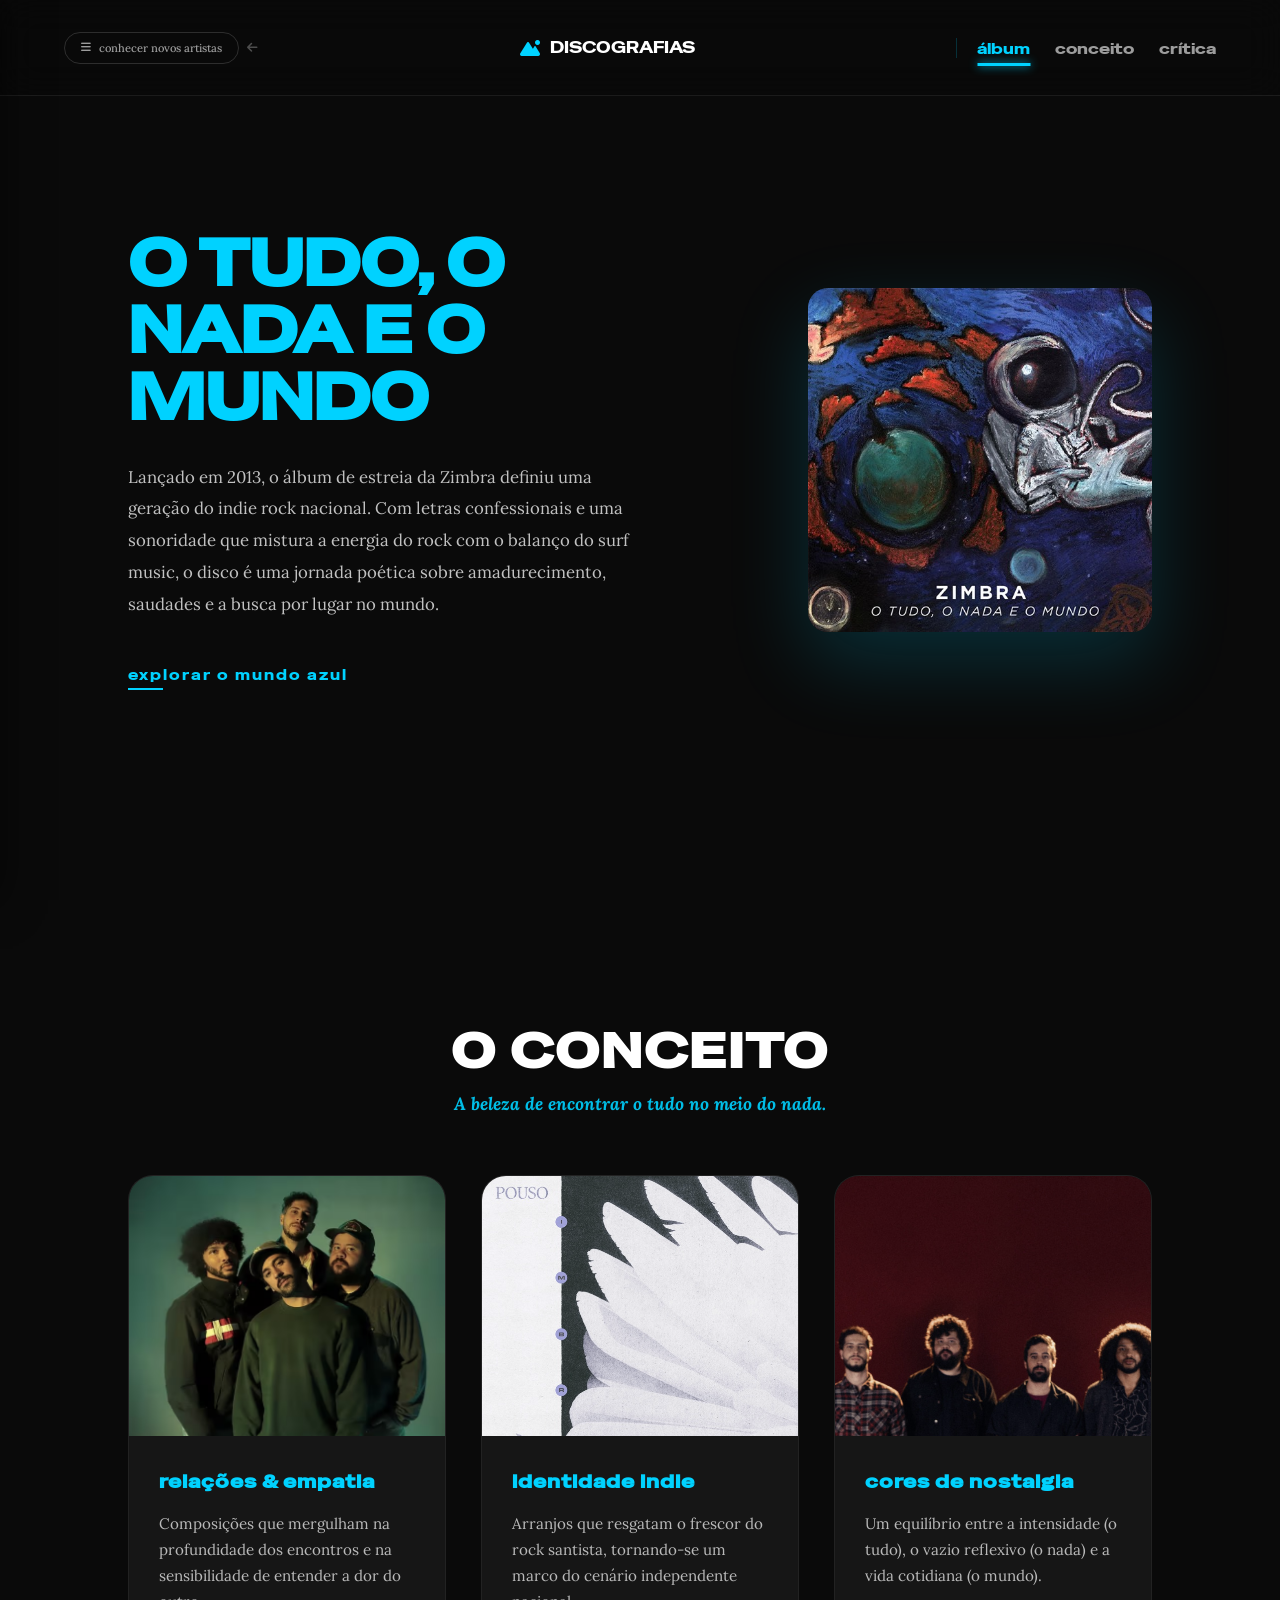
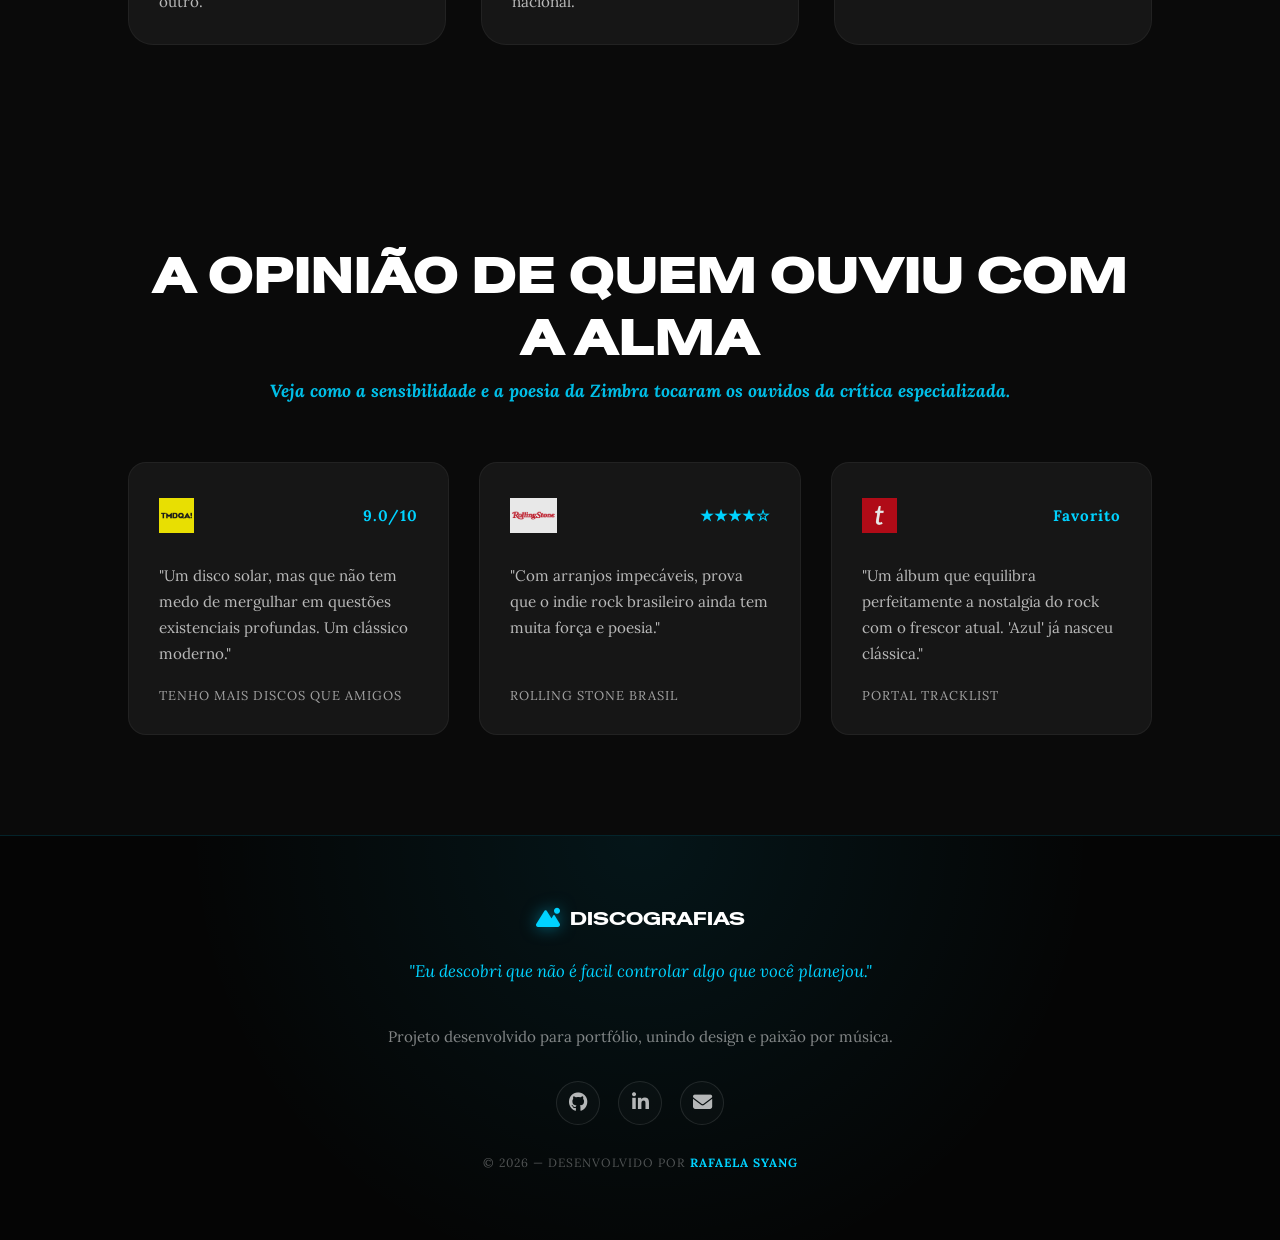
<file: zimbra.html>
<!DOCTYPE html>
<html lang="pt-br">

<head>
    <meta charset="UTF-8">
    <meta name="viewport" content="width=device-width, initial-scale=1.0">
    <title>Zimbra | O Tudo, o Nada e o Mundo</title>

    <link rel="stylesheet" href="https://cdnjs.cloudflare.com/ajax/libs/font-awesome/6.5.1/css/all.min.css" />

    <link rel="stylesheet" href="src/style/zimbrastyle.css">
    <link rel="stylesheet" href="src/style/zimbraheader.css">
    <link rel="stylesheet" href="src/style/zimbrahome.css">

    <script src="https://cdnjs.cloudflare.com/ajax/libs/jquery/3.7.1/jquery.min.js"></script>
</head>

<body class="zimbra-theme">

    <div id="blury_overlay"></div>

    <aside id="sidebar_menu">
        <div class="sidebar-header">
            <h3>selecione um artista</h3>
            <button id="close_sidebar" aria-label="Fechar menu"><i class="fa-solid fa-xmark"></i></button>
        </div>
        <nav class="sidebar-nav">
            <a href="capa.html" class="sidebar-link back-to-home">
                <i class="fa-solid fa-house-chimney"></i>
                <span>voltar para o início</span>
            </a>
            <hr class="sidebar-divider" style="border: 0; border-top: 1px solid rgba(255,255,255,0.08); margin: 5px 0;">

            <a href="index.html" class="sidebar-link"><i class="fa-solid fa-cloud"></i> Ariana Grande</a>
            <a href="nanda.html" class="sidebar-link"><i class="fa-solid fa-ranking-star"></i>
                NandaTsunami</a>
            <a href="emicida.html" class="sidebar-link"><i class="fa-solid fa-crown"></i> Emicida</a>
            <a href="pabllo.html" class="sidebar-link"><i class="fa-solid fa-sun"></i> Pabllo Vittar</a>
            <a href="zimbra.html" class="sidebar-link active-artist"><i class="fa-solid fa-mountain-sun"></i> Zimbra</a>
            <a href="tasha.html" class="sidebar-link"><i class="fa-solid fa-moon"></i> Tasha & Tracie</a>
            <a href="urias.html" class="sidebar-link"><i class="fa-solid fa-mask"></i> Urias</a>
            <a href="harry.html" class="sidebar-link"><i class="fa-solid fa-water"></i> Harry Styles</a>
            <a href="gorillaz.html" class="sidebar-link"><i class="fa-solid fa-ship"></i> Gorillaz</a>
            <a href="john.html" class="sidebar-link"><i class="fa-solid fa-crosshairs"></i> John</a>
            <a href="sza.html" class="sidebar-link"><i class="fa-solid fa-seedling"></i> SZA</a>
            <a href="lana.html" class="sidebar-link"><i class="fa-solid fa-sailboat"></i> Lana Del Rey</a>
            <a href="luanna.html" class="sidebar-link"><i class="fa-solid fa-eye"></i> MC Luanna</a>
            <a href="racionais.html" class="sidebar-link"><i class="fa-solid fa-cross"></i> Racionais
                MC's</a>

        </nav>
    </aside>

    <header>
        <nav id="navbar">

            <div id="toggle_container">
                <button id="sidebar_btn" aria-label="Abrir menu de artistas">
                    <i class="fa-solid fa-bars"></i>
                    <span>conhecer novos artistas</span>
                </button>
                <i class="fa-solid fa-arrow-left arrow-indicator"></i>
            </div>

            <div class="logo-center">
                <i class="fa-solid fa-mountain-sun animated-icon"></i>
                <span class="brand-text">Discografias</span>
            </div>

            <div id="nav_list_container">
                <ul id="nav_list">
                    <li class="nav-item active"><a href="#home">álbum</a></li>
                    <li class="nav-item"><a href="#menu">conceito</a></li>
                    <li class="nav-item"><a href="#menu2">crítica</a></li>
                </ul>
            </div>

            <button id="mobile_btn" aria-label="Abrir menu" aria-expanded="false" aria-controls="mobile_menu">
                <i class="fa-solid fa-bars"></i>
            </button>
        </nav>

        <div id="mobile_menu">
            <ul id="mobile_nav_list">
                <li class="nav-item"><a href="#home">Álbum</a></li>
                <li class="nav-item"><a href="#menu">Conceito</a></li>
                <li class="nav-item"><a href="#menu2">Crítica</a></li>
            </ul>
        </div>
    </header>

    <main id="content">
        <section id="home">
            <div id="cta">
                <h1 class="title">o tudo, o nada e o mundo</h1>
                <p class="description">
                    Lançado em 2013, o álbum de estreia da Zimbra definiu uma geração do indie rock nacional.
                    Com letras confessionais e uma sonoridade que mistura a energia do rock com o balanço do surf music,
                    o disco é uma jornada poética sobre amadurecimento, saudades e a busca por lugar no mundo.
                </p>
                <div id="cta_buttons">
                    <a href="#menu" class="btn-more">explorar o mundo azul</a>
                </div>
            </div>

            <div id="banner">
                <div class="album-wrapper shadow-relevo zimbra-animation">
                    <a href="https://open.spotify.com/" target="_blank" rel="noopener" title="Ouvir no Spotify">
                        <img src="src/images/BOTTA.jpg" alt="Capa do álbum Zimbra">
                        <div class="spotify-overlay">
                            <i class="fa-brands fa-spotify"></i>
                        </div>
                    </a>
                </div>
            </div>
        </section>

        <section id="menu">
            <h2 class="section-title">o conceito</h2>
            <h3 class="section-subtitle">A beleza de encontrar o tudo no meio do nada.</h3>

            <div class="menu-container">
                <div class="menu-item">
                    <img src="src/images/zimbra eles.avif" alt="Relações" class="menu-img">
                    <div class="menu-details">
                        <h4 class="card-item-title">relações & empatia</h4>
                        <p class="card-item-description">
                            Composições que mergulham na profundidade dos encontros e na sensibilidade de entender a dor
                            do outro.
                        </p>
                    </div>
                </div>

                <div class="menu-item">
                    <img src="src/images/asaaaa.jpg" alt="Impacto" class="menu-img">
                    <div class="menu-details">
                        <h4 class="card-item-title">identidade indie</h4>
                        <p class="card-item-description">
                            Arranjos que resgatam o frescor do rock santista, tornando-se um marco do cenário
                            independente nacional.
                        </p>
                    </div>
                </div>

                <div class="menu-item">
                    <img src="src/images/vermei.jpg" alt="Nostalgia" class="menu-img">
                    <div class="menu-details">
                        <h4 class="card-item-title">cores de nostalgia</h4>
                        <p class="card-item-description">
                            Um equilíbrio entre a intensidade (o tudo), o vazio reflexivo (o nada) e a vida cotidiana (o
                            mundo).
                        </p>
                    </div>
                </div>
            </div>
        </section>

        <section id="menu2">
            <h2 class="section-title">A opinião de quem ouviu com a alma</h2>
            <h3 class="section-subtitle">Veja como a sensibilidade e a poesia da Zimbra tocaram os ouvidos da crítica
                especializada.</h3>

            <div class="critica-grid">
                <div class="critica-card">
                    <div class="critica-header">
                        <img src="src/images/channels4_profile.jpg" alt="TMDQA" class="critica-logo">
                        <span class="nota">9.0/10</span>
                    </div>
                    <p class="critica-texto">"Um disco solar, mas que não tem medo de mergulhar em questões existenciais
                        profundas. Um clássico moderno."</p>
                    <span class="critico-nome">Tenho Mais Discos Que Amigos</span>
                </div>

                <div class="critica-card">
                    <div class="critica-header">
                        <img src="src/images/Rolling Stone Brasil.png" alt="Rolling Stone" class="critica-logo">
                        <span class="nota">★★★★☆</span>
                    </div>
                    <p class="critica-texto">"Com arranjos impecáveis, prova que o indie rock brasileiro ainda tem muita
                        força e poesia."</p>
                    <span class="critico-nome">Rolling Stone Brasil</span>
                </div>

                <div class="critica-card">
                    <div class="critica-header">
                        <img src="src/images/Portal Tracklist.jpg" alt="Tracklist" class="critica-logo">
                        <span class="nota">Favorito</span>
                    </div>
                    <p class="critica-texto">"Um álbum que equilibra perfeitamente a nostalgia do rock com o frescor
                        atual. 'Azul' já nasceu clássica."</p>
                    <span class="critico-nome">Portal Tracklist</span>
                </div>
            </div>
        </section>
    </main>

    <footer id="footer">
        <div class="footer-content">
            <div class="footer-brand">
                <i class="fa-solid fa-mountain-sun"></i>
                <span>Discografias</span>
            </div>

            <p class="footer-text">
                <em>"Eu descobri que não é facil controlar algo que você planejou."</em> <br>
                Projeto desenvolvido para portfólio, unindo design e paixão por música.
            </p>

            <div class="footer-socials">
                <a href="https://github.com/rafasyang7-cell" target="_blank" rel="noopener"><i
                        class="fa-brands fa-github"></i></a>
                <a href="https://www.linkedin.com/in/rafaela-syang-80185b272/" target="_blank" rel="noopener"><i
                        class="fa-brands fa-linkedin-in"></i></a>
                <a href="mailto:rafasyang7@gmail.com"><i class="fa-solid fa-envelope"></i></a>
            </div>

            <div class="footer-copyright">
                © 2026 — Desenvolvido por <strong>Rafaela Syang</strong>
            </div>
        </div>
    </footer>

    <script src="src/javascript/zimbrascript.js"></script>
</body>

</html>
</file>
<file: src/style/style.css>
/* ================= STYLE.CSS - GLOBAL ARIANA ================= */

/* ================= GOOGLE FONTS ================= */
@import url('https://fonts.googleapis.com/css2?family=Special+Gothic+Expanded+One&display=swap');
@import url('https://fonts.googleapis.com/css2?family=Lora:ital,wght=0,400;0,700;1,400&display=swap');

/* ================= VARIÁVEIS GLOBAIS - SWEETENER ================= */
:root {
    --font-titles: "Special Gothic Expanded One", sans-serif;
    --font-text: 'Lora', serif;

    --bg-sweetener: #efe7db;
    --bg-cards: #f6eee3;

    --accent-lavender: #a79bcf;
    --accent-peach: #d4b18f;
    --accent-cream: #fff7ef;

    --color-dark: #2f2a27;
    --color-gray: #6f6661;
    --white-ice: #fffaf4;

    --transition-smooth: all 0.4s cubic-bezier(0.4, 0, 0.2, 1);

    --shadow-sweetener: 0 12px 35px rgba(163, 140, 198, 0.14);

    --glass-effect: rgba(255, 255, 255, 0.28);
    --glass-border: rgba(255, 255, 255, 0.35);
}

/* ================= RESET ================= */
* {
    margin: 0;
    padding: 0;
    box-sizing: border-box;
}

html {
    scroll-behavior: smooth;
    font-size: 16px;
}

/* ================= BODY ================= */
body {
    background: linear-gradient(180deg, #f8f1e8 0%, #eee4d7 40%, #e5dacd 100%);
    color: var(--color-dark);
    overflow-x: hidden;
    line-height: 1.6;
    -webkit-font-smoothing: antialiased;
}

/* ================= SCROLLBAR ================= */
::-webkit-scrollbar {
    width: 8px;
}

::-webkit-scrollbar-track {
    background: var(--bg-sweetener);
}

::-webkit-scrollbar-thumb {
    background: var(--accent-peach);
    border-radius: 10px;
}

/* ================= TIPOGRAFIA ================= */
h1,
h2,
h3,
.section-title,
.nota {
    font-family: var(--font-titles);
    text-transform: lowercase;
    letter-spacing: -1px;
}

p,
.critica-texto,
.description,
.critico-nome,
.nav-item a {
    font-family: var(--font-text);
}

/* ================= SEÇÕES ================= */
section {
    width: 100%;
    padding: 100px 10%;
    position: relative;
}

.section-title {
    font-size: clamp(2rem, 5vw, 3.5rem);
    text-align: center;
    margin-bottom: 15px;
    color: var(--color-dark);
}

.section-subtitle {
    font-size: 1.1rem;
    text-align: center;
    color: var(--color-gray);
    margin-bottom: 70px;
    font-style: italic;
    max-width: 600px;
    margin: 0 auto 70px auto;
}

/* ================= BOTÕES ================= */
.btn-default {
    background: rgba(255, 255, 255, 0.24);
    backdrop-filter: blur(14px);
    -webkit-backdrop-filter: blur(14px);
    border: 1px solid rgba(255, 255, 255, 0.35);
    color: var(--color-dark);
    padding: 8px 18px;
    cursor: pointer;
    font-size: 0.7rem;
    font-family: var(--font-titles);
    border-radius: 50px;
    text-decoration: none;
    text-transform: uppercase;
    transition: var(--transition-smooth);
    display: inline-flex;
    align-items: center;
    box-shadow: 0 4px 20px rgba(0, 0, 0, 0.04);
}

.btn-default:hover {
    background: linear-gradient(135deg, #c6b5ff, #dcbaff) !important;
    border-color: rgba(255, 255, 255, 0.5) !important;
    color: white !important;
    transform: translateY(-2px);
    box-shadow: 0 10px 24px rgba(165, 155, 199, 0.28);
}

/* ========================================================= */
/* CARDS SWEETENER */
/* ========================================================= */
.sweetener-card {
    background: linear-gradient(145deg, rgba(255, 248, 241, 0.96), rgba(243, 231, 217, 0.92));
    border: 1px solid rgba(255, 255, 255, 0.5);
    backdrop-filter: blur(12px);
    -webkit-backdrop-filter: blur(12px);
    box-shadow: 0 14px 35px rgba(185, 161, 214, 0.12);
    transition: var(--transition-smooth);
}

.sweetener-card:hover {
    transform: translateY(-8px);
    box-shadow: 0 22px 50px rgba(185, 161, 214, 0.2);
}

/* ========================================================= */
/* FOOTER */
/* ========================================================= */
#footer {
    background: linear-gradient(180deg, #e8ddd0, #ddd1c3);
    padding: 80px 10% 40px;
    border-top: 1px solid rgba(165, 155, 199, 0.25);
    text-align: center;
    width: 100%;
}

.footer-content {
    max-width: 1200px;
    margin: 0 auto;
    display: flex;
    flex-direction: column;
    align-items: center;
    gap: 25px;
}

.footer-brand {
    font-family: var(--font-titles);
    font-size: 1.4rem;
    color: var(--color-dark);
    display: flex;
    align-items: center;
    gap: 10px;
    text-transform: lowercase;
}

.footer-text {
    max-width: 500px;
    color: var(--color-gray);
    font-size: 0.95rem;
    font-style: italic;
    line-height: 1.8;
}

.footer-socials {
    display: flex;
    gap: 20px;
}

.footer-socials a {
    width: 45px;
    height: 45px;
    display: flex;
    align-items: center;
    justify-content: center;
    border-radius: 50%;
    background: rgba(255, 255, 255, 0.32);
    backdrop-filter: blur(10px);
    -webkit-backdrop-filter: blur(10px);
    color: var(--color-dark);
    font-size: 1.1rem;
    transition: var(--transition-smooth);
}

.footer-socials a:hover {
    background: linear-gradient(135deg, #c6b2ff, #ddb7ff);
    color: white;
    transform: translateY(-4px) scale(1.05);
}

.footer-copyright {
    font-size: 0.75rem;
    color: var(--color-gray);
    text-transform: uppercase;
    letter-spacing: 1px;
    margin-top: 20px;
}

/* ========================================================= */
/* RESPONSIVO */
/* ========================================================= */
@media screen and (max-width: 992px) {
    section {
        padding: 90px 6%;
    }
}

@media screen and (max-width: 600px) {
    html {
        font-size: 14px;
    }

    .section-title {
        font-size: 2rem;
    }

    .section-subtitle {
        font-size: 0.95rem;
    }

    .btn-default {
        padding: 8px 14px;
        font-size: 0.65rem;
    }
}

/* Destacar o artista selecionado na barra lateral */
.sidebar-link.active-artist {
    color: #d4b18f !important;
    /* Cor tom pastel/Sweetener da Ariana */
    background-color: rgba(201, 127, 160, 0.1);
    /* Fundo sutil de destaque */
    font-weight: 700;
    border-left: 3px solid #c97fa0;
    /* Barrinha lateral indicativa */
    padding-left: 17px;
    /* Ajuste sutil por conta da borda */
}
</file>
<file: src/style/header.css>
/* header.css — Ariana */

header {
    width: 100%;
    padding: 20px 10%;
    position: fixed;
    top: 0;
    left: 0;
    z-index: 1000;
    background: rgba(247, 239, 230, 0.72);
    backdrop-filter: blur(18px);
    -webkit-backdrop-filter: blur(18px);
    border-bottom: 1px solid rgba(255, 255, 255, 0.35);
    transition: all 0.4s cubic-bezier(0.4, 0, 0.2, 1);
    box-shadow: 0 4px 30px rgba(0, 0, 0, 0.03);
}

header.scrolled {
    padding: 12px 10%;
    background: rgba(240, 231, 220, 0.92);
    box-shadow: 0 12px 35px rgba(0, 0, 0, 0.06);
}

#navbar {
    display: flex;
    justify-content: space-between;
    align-items: center;
    max-width: 1400px;
    margin: 0 auto;
}

/* ================= LOGO ================= */
.logo {
    display: flex;
    align-items: center;
    gap: 8px;
    font-family: var(--font-titles);
    font-size: 1rem;
    color: #342f2c;
    text-transform: uppercase;
    white-space: nowrap;
    letter-spacing: 1px;
    z-index: 10000;
    flex-shrink: 0;
}

.logo i {
    color: var(--accent-peach);
    font-size: 1.1rem;
    flex-shrink: 0;
}

/* Texto some no scroll */
.logo span {
    max-width: 200px;
    overflow: hidden;
    white-space: nowrap;
    transition: max-width 0.5s cubic-bezier(0.4, 0, 0.2, 1),
        opacity 0.4s ease,
        margin-left 0.3s ease;
}

header.scrolled .logo span {
    max-width: 0;
    opacity: 0;
    margin-left: -8px;
}

/* ================= CONTAINER MENU ================= */
#nav_list_container {
    display: flex;
    align-items: center;
    gap: 15px;
}

/* ================= NAV LIST ================= */
#nav_list {
    display: flex;
    align-items: center;
    gap: 8px;
    list-style: none;
    padding-left: 18px;
    border-left: 1px solid rgba(165, 155, 199, 0.3);
}

#nav_list .nav-item a {
    display: flex;
    align-items: center;
    padding: 7px 14px;
    border-radius: 50px;
    text-decoration: none;
    font-family: var(--font-titles);
    font-size: 0.68rem;
    text-transform: uppercase;
    letter-spacing: 0.8px;
    color: #4b433e;
    opacity: 0.65;
    transition: all 0.35s ease;
}

#nav_list .nav-item a:hover {
    background: rgba(255, 255, 255, 0.45);
    opacity: 1;
}

#nav_list .nav-item.active a {
    background: linear-gradient(135deg, #baa7ea, #d8bcff);
    color: white;
    opacity: 1;
    box-shadow: 0 8px 18px rgba(177, 151, 223, 0.28);
}

/* ================= SWITCH ÁLBUNS ================= */
.album-switch {
    display: flex;
    gap: 6px;
    align-items: center;
}

.album-switch .btn-default {
    background: rgba(255, 255, 255, 0.24);
    backdrop-filter: blur(14px);
    border: 1px solid rgba(255, 255, 255, 0.35);
    color: var(--color-dark);
    padding: 6px 12px;
    font-size: 0.62rem;
    font-family: var(--font-titles);
    border-radius: 50px;
    text-decoration: none;
    text-transform: uppercase;
    transition: var(--transition-smooth);
    display: inline-flex;
    align-items: center;
    white-space: nowrap;
}

.btn-default:hover,
.active-album {
    background: linear-gradient(135deg, #c6b5ff, #dcbaff) !important;
    border-color: rgba(255, 255, 255, 0.5) !important;
    color: white !important;
    box-shadow: 0 10px 24px rgba(165, 155, 199, 0.28);
}

/* Botões encolhem no scroll */
header.scrolled .album-switch {
    gap: 4px;
}

header.scrolled .album-switch .btn-default {
    padding: 4px 9px;
    font-size: 0.56rem;
}

/* ================= MENU MOBILE ================= */
#mobile_menu {
    position: fixed;
    top: 0;
    left: 0;
    width: 100%;
    height: 100vh;
    background: linear-gradient(180deg, #f6eee4, #eadfd2);
    backdrop-filter: blur(16px);
    display: flex;
    flex-direction: column;
    align-items: center;
    justify-content: center;
    transform: translateY(-110%);
    transition: transform 0.5s cubic-bezier(0.4, 0, 0.2, 1), opacity 0.3s;
    opacity: 0;
    visibility: hidden;
    z-index: 9998;
    overflow-y: auto;
    padding: 40px 0;
}

#mobile_menu.active {
    transform: translateY(0);
    opacity: 1;
    visibility: visible;
}

.mobile-switch-container {
    display: flex;
    flex-direction: column;
    align-items: center;
    width: 100%;
    gap: 15px;
    margin-bottom: 20px;
}

.mobile-switch-title {
    font-family: var(--font-titles);
    font-size: 0.65rem;
    color: rgba(58, 53, 50, 0.5);
    text-transform: uppercase;
    letter-spacing: 2px;
}

.mobile-switch-links {
    display: flex;
    flex-direction: column;
    gap: 10px;
    width: 80%;
}

.mobile-switch-links .btn-default {
    width: 100%;
    text-align: center;
    justify-content: center;
    padding: 13px;
    border-radius: 50px;
    font-family: var(--font-titles);
    font-size: 0.72rem;
    background: rgba(255, 255, 255, 0.25);
    backdrop-filter: blur(12px);
    border: 1px solid rgba(255, 255, 255, 0.3);
    color: #3a3532;
    text-transform: uppercase;
    transition: 0.3s ease;
}

.mobile-switch-links .active-album {
    background: linear-gradient(135deg, #baa5eb, #d7b8ff) !important;
    color: white !important;
    border-color: transparent !important;
    font-weight: bold;
}

.mobile-divider {
    width: 30%;
    border: 0;
    border-top: 1px solid rgba(58, 53, 50, 0.1);
    margin: 20px 0;
}

#mobile_nav_list {
    list-style: none;
    text-align: center;
    width: 100%;
    display: flex;
    flex-direction: column;
    gap: 20px;
}

#mobile_nav_list li a {
    font-family: var(--font-titles);
    font-size: 1.5rem;
    color: #3a3532;
    text-decoration: none;
    text-transform: uppercase;
    transition: 0.3s;
}

#mobile_nav_list li a:hover {
    color: var(--accent-lavender);
}

#mobile_btn {
    display: none;
    background: none;
    border: none;
    font-size: 1.6rem;
    color: #3a3532;
    cursor: pointer;
    z-index: 10001;
    position: relative;
    transition: 0.3s;
}

#mobile_btn:hover {
    transform: scale(1.05);
    color: var(--accent-lavender);
}

@media screen and (max-width: 1080px) {
    #nav_list_container {
        display: none;
    }

    #mobile_btn {
        display: block;
    }
}

@media screen and (max-width: 600px) {
    header {
        padding: 18px 6%;
    }

    header.scrolled {
        padding: 12px 6%;
    }

    .logo span {
        font-size: 0.9rem;
    }

    #mobile_nav_list li a {
        font-size: 1.2rem;
    }
}

#toggle_container {
    display: flex;
    align-items: center;
    gap: 8px;
}

#sidebar_btn {
    display: flex;
    align-items: center;
    gap: 8px;
    background: rgba(255, 255, 255, 0.05);
    border: 1px solid rgba(255, 255, 255, 0.1);
    color: var(--color-light);
    padding: 8px 16px;
    border-radius: 50px;
    font-family: var(--font-titles);
    font-size: 0.62rem;
    text-transform: uppercase;
    letter-spacing: 0.6px;
    cursor: pointer;
    transition: 0.3s ease;
}

#sidebar_btn:hover {
    background: var(--accent-color);
    border-color: var(--accent-color);
    box-shadow: 0 10px 24px var(--accent-glow);
}

.arrow-indicator {
    color: var(--color-gray);
    font-size: 0.75rem;
    opacity: 0.6;
}

/* ================= NAV LIST (álbum / conceito / crítica) ================= */
#nav_list_container {
    display: flex;
    align-items: center;
    gap: 15px;
}

#nav_list {
    display: flex;
    gap: 8px;
    list-style: none;
    align-items: center;
    padding-left: 18px;
    border-left: 1px solid rgba(255, 51, 102, 0.25);
}

#nav_list li a {
    display: flex;
    align-items: center;
    padding: 7px 14px;
    border-radius: 50px;
    font-family: var(--font-text);
    font-size: 0.7rem;
    font-weight: 500;
    color: rgba(255, 255, 255, 0.7);
    text-transform: uppercase;
    letter-spacing: 1px;
    text-decoration: none;
    transition: 0.3s ease;
}

#nav_list li a:hover {
    background: rgba(255, 255, 255, 0.06);
    color: #ffffff;
}

#nav_list li.active a {
    background: var(--accent-color);
    color: #fff;
    box-shadow: 0 8px 18px var(--accent-glow);
}
</file>
<file: src/style/home.css>
/* ================= HOME.CSS - ERA SWEETENER ================= */

/* ========================================================= */
/* HERO */
/* ========================================================= */

#home {

    display: flex;

    align-items: center;

    justify-content: space-between;

    min-height: 100vh;

    padding: 140px 10% 80px 10%;

    background:
        linear-gradient(135deg,
            #f6eee4 0%,
            #fff7ee 45%,
            hsl(35, 43%, 89%) 100%);

    gap: 60px;

    position: relative;

    overflow: hidden;
}

/* brilho suave sweetener */
#home::before {

    content: "";

    position: absolute;

    width: 500px;
    height: 500px;

    background:
        radial-gradient(circle,
            rgba(220, 194, 255, 0.18) 0%,
            transparent 70%);

    top: -120px;
    right: -120px;

    z-index: 0;
}

#home::after {

    content: "";

    position: absolute;

    width: 400px;
    height: 400px;

    background:
        radial-gradient(circle,
            rgba(255, 214, 179, 0.15) 0%,
            transparent 70%);

    bottom: -150px;
    left: -100px;

    z-index: 0;
}

#cta,
#banner {
    position: relative;
    z-index: 2;
}

#cta {
    flex: 1;
    max-width: 550px;
}

#cta .title {

    font-size: clamp(3rem, 7vw, 5rem);

    color: var(--color-dark);

    line-height: 0.9;

    margin-bottom: 25px;

    font-family: var(--font-titles);

    font-weight: 700;

    text-transform: lowercase;

    letter-spacing: -3px;
}

#cta .description {

    font-family: var(--font-text);

    font-size: 1.08rem;

    color: var(--color-gray);

    margin-bottom: 40px;

    line-height: 1.9;
}

/* ========================================================= */
/* BOTÃO */
/* ========================================================= */

.btn-more {

    font-family: var(--font-titles);

    text-transform: lowercase;

    text-decoration: none;

    color: var(--color-dark);

    border-bottom: 2px solid var(--accent-lavender);

    padding-bottom: 5px;

    font-size: 1rem;

    transition: all 0.35s ease;

    display: inline-block;
}

.btn-more:hover {

    color: var(--accent-lavender);

    padding-left: 12px;
}

/* ========================================================= */
/* CAPA */
/* ========================================================= */

#banner {

    flex: 1;

    display: flex;

    justify-content: center;

    perspective: 1000px;
}

.album-wrapper {

    width: 380px;

    aspect-ratio: 1 / 1;

    position: relative;

    transition:
        transform 0.6s cubic-bezier(0.4, 0, 0.2, 1);
}

.album-wrapper::before {

    content: "";

    position: absolute;

    inset: -15px;

    border-radius: 40px;

    background:
        linear-gradient(135deg,
            rgba(199, 175, 255, 0.18),
            rgba(255, 213, 170, 0.18));

    filter: blur(25px);

    z-index: -1;
}

.upside-down img {

    width: 100%;

    height: 100%;

    object-fit: cover;

    border-radius: 30px;

    transform: rotate(180deg);

    box-shadow:
        0 25px 45px rgba(167, 142, 201, 0.22);

    transition:
        transform 0.6s cubic-bezier(0.4, 0, 0.2, 1);

    image-rendering: -webkit-optimize-contrast;

    backface-visibility: hidden;
}

.upside-down:hover img {

    transform:
        rotate(0deg) scale(1.05);
}

/* ========================================================= */
/* TITULOS */
/* ========================================================= */

.section-title {

    font-family: var(--font-titles);

    font-size: 2.5rem;

    text-align: center;

    color: var(--color-dark);

    margin-bottom: 10px;

    text-transform: lowercase;
}

.section-subtitle {

    font-family: var(--font-text);

    font-size: 1.1rem;

    text-align: center;

    color: var(--color-gray);

    margin-bottom: 60px;
}

/* ========================================================= */
/* CONCEITO */
/* ========================================================= */

#menu {

    background:
        linear-gradient(180deg,
            #fffaf3,
            #f5ebdf);

    padding: 100px 10%;
}

.menu-container {

    display: grid;

    grid-template-columns:
        repeat(auto-fit, minmax(300px, 1fr));

    gap: 30px;
}

/* CARD COM CORES MAIS SWEETENER */
.menu-item {

    border-radius: 30px;

    overflow: hidden;

    transition:
        all 0.4s cubic-bezier(0.4, 0, 0.2, 1);

    background:
        linear-gradient(145deg,
            rgba(255, 248, 241, 0.95),
            rgba(240, 226, 213, 0.92));

    border:
        1px solid rgba(255, 255, 255, 0.65);

    backdrop-filter: blur(12px);

    -webkit-backdrop-filter: blur(12px);

    box-shadow:
        0 12px 35px rgba(185, 160, 214, 0.14);
}

.menu-item:hover {

    transform:
        translateY(-10px);

    box-shadow:
        0 20px 45px rgba(185, 160, 214, 0.22);
}

.menu-img {

    width: 100%;

    height: 250px;

    object-fit: cover;

    image-rendering: -webkit-optimize-contrast;
}

.menu-details {
    padding: 30px;
}

.card-item-title {

    font-family: var(--font-titles);

    font-size: 1.4rem;

    margin-bottom: 12px;

    color: var(--color-dark);
}

.card-item-description {

    font-family: var(--font-text);

    color: var(--color-gray);

    font-size: 1rem;

    line-height: 1.7;
}

/* ========================================================= */
/* CRÍTICA */
/* ========================================================= */

#menu2 {

    background:
        linear-gradient(to bottom,
            #fdf7ef,
            #eee2d4);

    padding: 100px 10%;
}

.critica-grid {

    display: grid;

    grid-template-columns:
        repeat(auto-fit, minmax(280px, 1fr));

    gap: 30px;
}

/* CARDS CRÍTICA COM NOVA ESTÉTICA */
.critica-card {

    background:
        linear-gradient(145deg,
            rgba(255, 249, 243, 0.93),
            rgba(241, 228, 214, 0.88));

    backdrop-filter: blur(14px);

    -webkit-backdrop-filter: blur(14px);

    padding: 40px;

    border-radius: 30px;

    border:
        1px solid rgba(255, 255, 255, 0.7);

    box-shadow:
        0 12px 38px rgba(188, 165, 214, 0.14);

    display: flex;

    flex-direction: column;

    transition: all 0.4s ease;
}

.critica-card:hover {

    transform:
        translateY(-6px);

    box-shadow:
        0 18px 40px rgba(188, 165, 214, 0.22);
}

.critica-header {

    display: flex;

    justify-content: space-between;

    align-items: center;

    margin-bottom: 25px;
}

.critica-logo {

    max-width: 90px;

    height: 25px;

    object-fit: contain;

    image-rendering: -webkit-optimize-contrast;
}

.nota {

    font-size: 0.8rem;

    font-weight: bold;

    color: white;

    background:
        linear-gradient(135deg,
            #b49bdf,
            #d9b6ff);

    padding: 7px 15px;

    border-radius: 20px;

    box-shadow:
        0 5px 15px rgba(180, 155, 223, 0.25);
}

.critica-texto {

    font-family: var(--font-text);

    font-style: italic;

    color: var(--color-dark);

    line-height: 1.9;

    margin-bottom: 25px;
}

.critico-nome {

    font-family: var(--font-titles);

    font-size: 0.8rem;

    color: var(--color-gray);

    text-transform: uppercase;

    letter-spacing: 1px;
}

/* ========================================================= */
/* ANIMAÇÕES */
/* ========================================================= */

.scroll-animate {

    opacity: 0;

    will-change:
        transform,
        opacity;

    transition:
        opacity 0.8s cubic-bezier(0.4, 0, 0.2, 1),
        transform 0.8s cubic-bezier(0.4, 0, 0.2, 1);
}

.from-bottom {
    transform: translateY(40px);
}

.from-left {
    transform: translateX(-50px);
}

.from-right {
    transform: translateX(50px);
}

.scroll-animate.show {

    opacity: 1;

    transform:
        translate(0) rotate(0);
}

.delay-1 {
    transition-delay: 0.1s;
}

.delay-2 {
    transition-delay: 0.2s;
}

.delay-3 {
    transition-delay: 0.3s;
}

/* ========================================================= */
/* RESPONSIVIDADE */
/* ========================================================= */

@media screen and (max-width: 900px) {

    #home {

        flex-direction: column-reverse;

        text-align: center;

        padding-top: 160px;

        gap: 40px;
    }

    #cta .description {
        margin: 0 auto 40px auto;
    }

    .album-wrapper {
        width: 280px;
    }

    .section-title {
        font-size: 2rem;
    }

    .from-left,
    .from-right {

        transform:
            translateY(30px) translateX(0);
    }
}

@media screen and (max-width: 600px) {

    #home {
        padding: 160px 6% 80px;
    }

    .menu-container,
    .critica-grid {
        grid-template-columns: 1fr;
    }

    .menu-item,
    .critica-card {
        border-radius: 24px;
    }

    .menu-details,
    .critica-card {
        padding: 25px;
    }
}
</file>
<file: src/style/capastyle.css>
/* capastyle.css — tema claro, "catálogo de vinil" */

/* ================= GOOGLE FONTS ================= */
@import url('https://fonts.googleapis.com/css2?family=Syne:wght@400;600;700;800&display=swap');
@import url('https://fonts.googleapis.com/css2?family=Plus+Jakarta+Sans:wght@400;500;600;700&display=swap');

/* ================= VARIÁVEIS ================= */
:root {
    --font-titles: "Syne", sans-serif;
    --font-body: "Plus Jakarta Sans", sans-serif;

    --bg-main: #f7f1e4;
    --bg-elements: #efe4d0;
    --bg-card: rgba(255, 255, 255, 0.55);

    --accent-color: #c1602c;
    --accent-soft: rgba(193, 96, 44, 0.1);
    --accent-glow: rgba(193, 96, 44, 0.22);

    --text-white: #2b241c;
    /* nome mantido por compatibilidade, agora é o texto escuro principal */
    --text-gray: rgba(43, 36, 28, 0.55);
    --border: rgba(43, 36, 28, 0.12);

    --transition-global: all 0.4s cubic-bezier(0.25, 1, 0.5, 1);
}

/* ================= RESET ================= */
*,
*::before,
*::after {
    margin: 0;
    padding: 0;
    box-sizing: border-box;
    text-decoration: none;
    list-style: none;
    -webkit-font-smoothing: antialiased;
}

html {
    scroll-behavior: smooth;
    font-size: 16px;
}

body.capa-theme {
    background-color: var(--bg-main);
    background-image:
        radial-gradient(circle at 15% 20%, rgba(193, 96, 44, 0.06) 0%, transparent 45%),
        radial-gradient(circle at 85% 75%, rgba(58, 122, 109, 0.05) 0%, transparent 45%);
    color: var(--text-white);
    font-family: var(--font-body);
    overflow-x: hidden;
    min-height: 100vh;
}

/* ================= SIDEBAR ================= */
#sidebar_menu {
    position: fixed;
    top: 0;
    left: -340px;
    width: 320px;
    height: 100vh;
    background: #fbf6ea;
    backdrop-filter: blur(24px);
    -webkit-backdrop-filter: blur(24px);
    border-right: 1px solid var(--border);
    z-index: 2000;
    padding: 0;
    display: flex;
    flex-direction: column;
    transition: left 0.5s cubic-bezier(0.77, 0, 0.175, 1);
    box-shadow: 4px 0 40px rgba(43, 36, 28, 0.1);
    overflow: hidden;
}

#sidebar_menu.open {
    left: 0;
}

.sidebar-header {
    display: flex;
    justify-content: space-between;
    align-items: center;
    padding: 28px 24px 20px;
    border-bottom: 1px solid var(--border);
}

.sidebar-title {
    display: flex;
    align-items: center;
    gap: 10px;
    font-family: var(--font-titles);
    font-size: 0.7rem;
    font-weight: 700;
    text-transform: uppercase;
    letter-spacing: 3px;
    color: var(--text-gray);
}

.sidebar-title i {
    color: var(--accent-color);
    font-size: 0.75rem;
}

#close_sidebar {
    background: none;
    border: 1px solid var(--border);
    color: var(--text-gray);
    font-size: 0.9rem;
    cursor: pointer;
    transition: var(--transition-global);
    width: 32px;
    height: 32px;
    border-radius: 8px;
    display: flex;
    align-items: center;
    justify-content: center;
}

#close_sidebar:hover {
    color: var(--text-white);
    border-color: rgba(43, 36, 28, 0.25);
    transform: rotate(90deg);
}

.sidebar-nav {
    display: flex;
    flex-direction: column;
    gap: 2px;
    padding: 16px 12px;
    flex: 1;
    overflow-y: auto;
}

.sidebar-link {
    display: flex;
    align-items: center;
    gap: 14px;
    padding: 14px 14px;
    border-radius: 12px;
    color: rgba(43, 36, 28, 0.65);
    border: 1px solid transparent;
    transition: var(--transition-global);
    position: relative;
}

.link-icon {
    width: 36px;
    height: 36px;
    border-radius: 10px;
    display: flex;
    align-items: center;
    justify-content: center;
    background: rgba(43, 36, 28, 0.04);
    border: 1px solid var(--border);
    flex-shrink: 0;
    transition: var(--transition-global);
}

.link-icon i {
    font-size: 0.85rem;
    color: var(--link-color, #2b241c);
    opacity: 0.75;
    transition: opacity 0.3s ease;
}

.link-text {
    flex: 1;
    display: flex;
    flex-direction: column;
    gap: 2px;
    min-width: 0;
}

.link-text strong {
    font-size: 0.88rem;
    font-weight: 600;
    color: rgba(43, 36, 28, 0.9);
    line-height: 1;
}

.link-text small {
    font-size: 0.7rem;
    color: var(--text-gray);
    white-space: nowrap;
    overflow: hidden;
    text-overflow: ellipsis;
}

.link-arrow {
    font-size: 0.65rem;
    color: var(--text-gray);
    opacity: 0;
    transition: var(--transition-global);
    flex-shrink: 0;
}

.sidebar-link:hover {
    background: rgba(43, 36, 28, 0.04);
    border-color: rgba(43, 36, 28, 0.1);
    color: var(--text-white);
    transform: translateX(4px);
}

.sidebar-link:hover .link-icon {
    background: color-mix(in srgb, var(--link-color, #2b241c) 14%, transparent);
    border-color: var(--link-color, #2b241c);
}

.sidebar-link:hover .link-icon i {
    opacity: 1;
}

.sidebar-link:hover .link-arrow {
    opacity: 1;
    color: var(--link-color, #2b241c);
}

.sidebar-link.active-here {
    background: color-mix(in srgb, var(--link-color, #2b241c) 10%, transparent);
    border-color: color-mix(in srgb, var(--link-color, #2b241c) 30%, transparent);
}

/* ================= OVERLAY ================= */
#blury_overlay {
    position: fixed;
    inset: 0;
    background: rgba(43, 36, 28, 0);
    z-index: 1999;
    opacity: 0;
    visibility: hidden;
    backdrop-filter: blur(0px);
    -webkit-backdrop-filter: blur(0px);
    transition:
        opacity 0.4s ease,
        backdrop-filter 0.4s ease,
        background 0.4s ease;
}

#blury_overlay.visible {
    opacity: 1;
    visibility: visible;
    background: rgba(43, 36, 28, 0.35);
    backdrop-filter: blur(8px);
    -webkit-backdrop-filter: blur(8px);
}

/* ================= RESPONSIVIDADE ================= */
@media screen and (max-width: 768px) {
    #sidebar_menu {
        width: 85vw;
        left: -90vw;
    }
}
</file>
<file: src/style/capaheader.css>
/* capaheader.css — tema claro */

header {
    width: 100%;
    padding: 20px 5%;
    position: fixed;
    top: 0;
    left: 0;
    z-index: 1000;
    background: linear-gradient(to bottom, rgba(247, 241, 228, 0.92) 0%, rgba(247, 241, 228, 0) 100%);
    backdrop-filter: blur(6px);
    -webkit-backdrop-filter: blur(6px);
}

#navbar {
    display: flex;
    justify-content: space-between;
    align-items: center;
    max-width: 1400px;
    margin: 0 auto;
}

/* ================= BOTÃO SIDEBAR ================= */
#toggle_container {
    display: flex;
    align-items: center;
    gap: 10px;
    flex: 1;
}

#sidebar_btn {
    display: flex;
    align-items: center;
    gap: 10px;
    background: rgba(255, 255, 255, 0.5);
    border: 1px solid var(--border);
    border-radius: 50px;
    color: var(--text-gray);
    font-family: var(--font-body);
    font-size: 0.72rem;
    font-weight: 600;
    padding: 9px 18px;
    cursor: pointer;
    transition: var(--transition-global);
    letter-spacing: 0.5px;
    white-space: nowrap;
}

#sidebar_btn i {
    font-size: 0.85rem;
}

#sidebar_btn:hover {
    background: var(--accent-soft);
    border-color: var(--accent-glow);
    color: var(--accent-color);
}

/* Seta animada */
.arrow-indicator {
    font-size: 0.6rem;
    color: var(--accent-color);
    animation: pulseRight 2s ease-in-out infinite;
}

@keyframes pulseRight {

    0%,
    100% {
        transform: translateX(0);
        opacity: 0.5;
    }

    50% {
        transform: translateX(5px);
        opacity: 1;
    }
}

/* ================= LOGO CENTRALIZADA ================= */
.logo-center {
    position: absolute;
    left: 50%;
    transform: translateX(-50%);
    display: flex;
    align-items: center;
    gap: 12px;
    font-family: var(--font-titles);
    font-weight: 800;
    font-size: 1.1rem;
    text-transform: uppercase;
    letter-spacing: 3px;
    color: var(--text-white);
    pointer-events: none;
    white-space: nowrap;
}

.logo-center i {
    font-size: 1.2rem;
    color: var(--accent-color);
    filter: drop-shadow(0 0 8px rgba(193, 96, 44, 0.35));
}

/* Rotação do disco */
.animated-disc {
    animation: spinDisc 10s linear infinite;
}

@keyframes spinDisc {
    from {
        transform: rotate(0deg);
    }

    to {
        transform: rotate(360deg);
    }
}

/* Espaçador */
.nav-spacer {
    flex: 1;
}

/* ================= RESPONSIVIDADE ================= */
@media screen and (max-width: 768px) {
    header {
        padding: 18px 5%;
    }

    #sidebar_btn span,
    .arrow-indicator {
        display: none;
    }

    #sidebar_btn {
        padding: 9px 12px;
    }

    .logo-center {
        font-size: 0.88rem;
        letter-spacing: 2px;
    }

    .logo-center i {
        font-size: 1rem;
    }
}
</file>
<file: src/style/capahome.css>
/* capahome.css — tema claro */

/* ================= CONTAINER DE NOTAS ================= */
#notes_container {
    position: fixed;
    top: 0;
    left: 0;
    width: 100%;
    height: 100%;
    pointer-events: none;
    z-index: 1;
    overflow: hidden;
}

/* Nota individual — o tamanho e posição são definidos via JS.
   Notas caindo são o elemento assinatura da capa — mantidas sempre. */
.falling-note {
    position: absolute;
    top: -80px;
    pointer-events: none;
    font-style: normal;
    line-height: 1;
    user-select: none;
    animation: fallNote linear forwards;
    will-change: transform, opacity;
    opacity: 0.55;
}

/* Paleta quente (terracota / âmbar / oliva / rosa-poeira), coerente
   com o tom claro do resto do site — trocada da paleta neon anterior. */
@keyframes fallNote {
    0% {
        transform: translateY(0) rotate(-15deg) scale(0.8);
        opacity: 0;
        color: #c1602c;
    }

    8% {
        opacity: 0.55;
    }

    35% {
        color: #b08a3f;
        transform: translateY(35vh) rotate(5deg) scale(1);
    }

    65% {
        color: #3a7a6d;
        transform: translateY(65vh) rotate(-8deg) scale(1);
    }

    92% {
        opacity: 0.4;
    }

    100% {
        transform: translateY(110vh) rotate(20deg) scale(0.9);
        opacity: 0;
        color: #c97fa0;
    }
}

/* ================= MAIN ================= */
#capa-main {
    position: relative;
    z-index: 2;
}

/* ================= HERO ================= */
#hero_capa {
    min-height: 100vh;
    display: flex;
    flex-direction: column;
    align-items: center;
    justify-content: center;
    padding: 130px 10% 80px;
    text-align: center;
    position: relative;
}

/* Brilho de fundo sutil */
#hero_capa::before {
    content: "";
    position: absolute;
    width: 700px;
    height: 700px;
    background: radial-gradient(circle, rgba(193, 96, 44, 0.09) 0%, transparent 65%);
    top: 50%;
    left: 50%;
    transform: translate(-50%, -50%);
    pointer-events: none;
    z-index: 0;
}

.hero-text {
    position: relative;
    z-index: 1;
    display: flex;
    flex-direction: column;
    align-items: center;
    gap: 28px;
    max-width: 780px;
}

/* Olho-sobrancelha */
.hero-eyebrow {
    display: inline-flex;
    align-items: center;
    gap: 8px;
    font-size: 0.7rem;
    font-weight: 600;
    text-transform: uppercase;
    letter-spacing: 3px;
    color: var(--accent-color);
    background: var(--accent-soft);
    border: 1px solid var(--accent-glow);
    border-radius: 50px;
    padding: 7px 16px;
}

.hero-eyebrow i {
    font-size: 0.65rem;
}

/* Título principal */
.main-title {
    font-family: var(--font-titles);
    font-weight: 800;
    font-size: clamp(3.5rem, 10vw, 7.5rem);
    line-height: 0.88;
    letter-spacing: -3px;
    text-transform: uppercase;
    color: var(--text-white);
}

/* Palavra em destaque */
.title-accent {
    background: linear-gradient(135deg, #c1602c, #b08a3f 50%, #3a7a6d);
    -webkit-background-clip: text;
    -webkit-text-fill-color: transparent;
    background-clip: text;
    filter: drop-shadow(0 0 30px rgba(193, 96, 44, 0.18));
    display: inline-block;
}

.main-subtitle {
    font-size: 1rem;
    color: var(--text-gray);
    max-width: 460px;
    line-height: 1.75;
    font-style: italic;
}

/* Botão "explorar" */
.cta-scroll {
    display: inline-flex;
    align-items: center;
    gap: 10px;
    font-family: var(--font-titles);
    font-size: 0.72rem;
    font-weight: 700;
    text-transform: uppercase;
    letter-spacing: 2.5px;
    color: rgba(43, 36, 28, 0.6);
    border-bottom: 1px solid rgba(43, 36, 28, 0.18);
    padding-bottom: 6px;
    transition: var(--transition-global);
    margin-top: 8px;
}

.cta-scroll i {
    animation: bounceDown 2s ease-in-out infinite;
    font-size: 0.7rem;
}

.cta-scroll:hover {
    color: var(--text-white);
    border-color: rgba(43, 36, 28, 0.4);
    gap: 14px;
}

@keyframes bounceDown {

    0%,
    100% {
        transform: translateY(0);
    }

    50% {
        transform: translateY(6px);
    }
}

/* ================= SEÇÃO ARTISTAS ================= */
#artists_section {
    padding: 40px 8% 120px;
    display: flex;
    flex-direction: column;
    align-items: center;
    gap: 36px;
}

.section-eyebrow {
    display: inline-flex;
    align-items: center;
    gap: 8px;
    font-size: 0.68rem;
    font-weight: 600;
    text-transform: uppercase;
    letter-spacing: 3px;
    color: var(--text-gray);
}

.section-eyebrow i {
    color: var(--accent-color);
    font-size: 0.7rem;
}

/* Grid */
.artists-grid {
    width: 100%;
    max-width: 900px;
    display: grid;
    grid-template-columns: 1fr 1fr;
    gap: 12px;
}

/* Card do artista */
.artist-card {
    display: flex;
    align-items: center;
    gap: 16px;
    padding: 18px 20px;
    border-radius: 16px;
    background: var(--bg-card);
    border: 1px solid var(--border);
    transition: var(--transition-global);
    position: relative;
    overflow: hidden;
    backdrop-filter: blur(10px);
    -webkit-backdrop-filter: blur(10px);
}

/* Linha colorida à esquerda */
.artist-card::after {
    content: "";
    position: absolute;
    left: 0;
    top: 0;
    width: 3px;
    height: 100%;
    background: var(--card-color, #2b241c);
    opacity: 0;
    transition: opacity 0.35s ease;
    border-radius: 2px 0 0 2px;
}

.artist-card:hover {
    background: #fff;
    border-color: var(--card-color, var(--border));
    box-shadow: 0 8px 30px var(--card-glow, rgba(43, 36, 28, 0.08));
    transform: translateY(-3px);
}

.artist-card:hover::after {
    opacity: 1;
}

/* Ícone */
.artist-icon-box {
    width: 44px;
    height: 44px;
    border-radius: 12px;
    display: flex;
    align-items: center;
    justify-content: center;
    background: rgba(43, 36, 28, 0.04);
    border: 1px solid var(--border);
    flex-shrink: 0;
    transition: var(--transition-global);
}

.artist-icon-box i {
    font-size: 1rem;
    color: var(--card-color, #2b241c);
    opacity: 0.8;
    transition: opacity 0.3s ease;
}

.artist-card:hover .artist-icon-box {
    background: color-mix(in srgb, var(--card-color, #2b241c) 14%, transparent);
    border-color: var(--card-color, #2b241c);
}

.artist-card:hover .artist-icon-box i {
    opacity: 1;
}

/* Textos */
.artist-card-info {
    flex: 1;
    min-width: 0;
}

.artist-card-info h4 {
    font-family: var(--font-titles);
    font-size: 0.88rem;
    font-weight: 700;
    text-transform: uppercase;
    letter-spacing: 0.5px;
    color: var(--text-white);
    margin-bottom: 4px;
    line-height: 1;
}

.artist-card-info small {
    font-size: 0.72rem;
    color: var(--text-gray);
    white-space: nowrap;
    overflow: hidden;
    text-overflow: ellipsis;
    display: block;
    font-style: italic;
}

/* Seta */
.card-arrow {
    font-size: 0.65rem;
    color: var(--text-gray);
    flex-shrink: 0;
    opacity: 0;
    transition: var(--transition-global);
}

.artist-card:hover .card-arrow {
    opacity: 1;
    color: var(--card-color, #2b241c);
    transform: translateX(3px);
}

/* ================= RESPONSIVIDADE ================= */
@media screen and (max-width: 900px) {
    .artists-grid {
        grid-template-columns: 1fr;
    }

    .artist-card:hover {
        transform: translateX(4px);
        /* Horizontal no mobile */
    }
}

@media screen and (max-width: 600px) {
    #hero_capa {
        padding: 130px 6% 60px;
    }

    .main-title {
        font-size: clamp(2.8rem, 14vw, 4.5rem);
        letter-spacing: -2px;
    }

    #artists_section {
        padding: 30px 5% 80px;
    }
}
</file>
<file: src/style/emicidastyle.css>
/* ================= EMICIDASTYLE.CSS - GLOBAL EMICIDA ================= */

/* ================= GOOGLE FONTS ================= */
@import url('https://fonts.googleapis.com/css2?family=Special+Gothic+Expanded+One&display=swap');
@import url('https://fonts.googleapis.com/css2?family=Lora:ital,wght@0,400;0,700;1,400&display=swap');

/* ================= VARIÁVEIS GLOBAIS EMICIDA ================= */

:root {
    --font-titles: "Special Gothic Expanded One", sans-serif;
    --font-body: 'Lora', serif;

    /* 🎨 Paleta SCQPL - Cores Terrosas e Ancestrais */
    --bg-emicida: #1a1412;
    --bg-cards: #251e1b;
    --accent-emicida: #bc8a5f;
    /* Tom Ouro Velho/Terra */
    --accent-glow: rgba(188, 138, 95, 0.2);
    --text-light: #f4ece2;
    --color-gray: #a39589;

    --transition-smooth: all 0.4s cubic-bezier(0.4, 0, 0.2, 1);
}


/* ================= RESET ================= */
* {
    margin: 0;
    padding: 0;
    box-sizing: border-box;
}

html {
    scroll-behavior: smooth;
    font-size: 16px;
}

/* ================= SCROLLBAR ================= */
::-webkit-scrollbar {
    width: 8px;
}

::-webkit-scrollbar-track {
    background: var(--bg-emicida);
}

::-webkit-scrollbar-thumb {
    background: var(--accent-emicida);
    border-radius: 10px;
}

body {
    background-color: var(--bg-emicida);
    color: var(--text-light);
    font-family: var(--font-body);
    line-height: 1.6;
    overflow-x: hidden;
    overflow-y: auto;
    text-rendering: optimizeLegibility;
}


/* ================= TIPOGRAFIA ================= */
h1,
h2,
h3,
.menu-title,
.card-item-title,
.section-title {
    font-family: var(--font-titles);
    letter-spacing: 1px;
    line-height: 1.2;
}

.nota {
    font-family: var(--font-titles);
    background-color: var(--accent-color) !important;
    color: #fff !important;
    padding: 6px 15px;
    border-radius: 20px;
    font-size: 0.75rem;
    display: inline-block;
    box-shadow: 0 4px 15px var(--accent-glow);
}

p,
.critica-texto,
.description,
.critico-nome,
.card-item-description {
    font-family: var(--font-text);
    letter-spacing: 0.3px;
}

/* ================= ESTRUTURA DE SEÇÕES ================= */
section {
    width: 100%;
    padding: 100px 10%;
}

.section-title {
    font-size: clamp(2.5rem, 5vw, 3.5rem);
    text-align: center;
    margin-bottom: 15px;
    color: #fff;
}

.section-subtitle {
    font-size: 1.1rem;
    text-align: center;
    color: var(--accent-color);
    margin: 0 auto 70px auto;
    font-style: italic;
    max-width: 700px;
}

/* ================= BOTÃO / SELETOR DE ÁLBUNS (BOLINHAS) ================= */
.album-switch {
    display: flex;
    gap: 10px;
}

.btn-default {
    background-color: transparent;
    color: var(--text-light);
    padding: 10px 22px;
    border: 1px solid rgba(188, 138, 95, 0.3);
    cursor: pointer;
    font-size: 0.7rem;
    border-radius: 50px;
    text-transform: uppercase;
    transition: var(--transition-smooth);
    display: inline-flex;
    align-items: center;
    text-decoration: none;
    font-weight: bold;
    font-family: var(--font-titles);
}

.btn-default:hover {
    border-color: var(--accent-color);
    color: var(--accent-color);
    color: #1a1412 !important;
}

.active-album {
    background-color: var(--accent-color) !important;
    color: #fff !important;
    border-color: var(--accent-color) !important;
    box-shadow: 0 5px 15px var(--accent-glow);
}

/* ================= CARDS CONCEITO & CRÍTICA ================= */
.critica-grid {
    display: grid;
    grid-template-columns: repeat(auto-fit, minmax(280px, 1fr));
    gap: 30px;
}

.critica-card {
    background-color: var(--bg-cards);
    padding: 30px;
    border-radius: 25px;
    transition: var(--transition-smooth);
    border: 1px solid rgba(188, 138, 95, 0.1);
}

.critica-card:hover {
    transform: translateY(-6px);
    border-color: var(--accent-emicida);
    box-shadow: 0 15px 40px rgba(188, 138, 95, 0.08);
    /* Brilho sutil no card de crítica */
}

.critica-header {
    display: flex;
    align-items: center;
    justify-content: space-between;
    margin-bottom: 20px;
}

.critica-logo {
    max-width: 120px;
    height: 35px;
    object-fit: contain;
}

.nota {
    font-weight: bold;
    color: var(--accent-emicida);
    font-size: 0.9rem;
}

.critica-texto {
    font-size: 0.95rem;
    color: var(--color-gray);
    margin-bottom: 20px;
}

.critico-nome {
    font-size: 0.8rem;
    color: var(--text-light);
    font-weight: bold;
}

/* ================= RODAPÉ (FOOTER CENTRALIZADO) ================= */
#footer {
    background-color: #14100e;
    padding: 80px 10% 40px;
    border-top: 1px solid rgba(188, 138, 95, 0.05);
    width: 100%;
}

.footer-content {
    display: flex;
    flex-direction: column;
    align-items: center;
    text-align: center;
    gap: 30px;
}

.footer-brand {
    display: flex;
    align-items: center;
    gap: 12px;
    font-family: var(--font-titles);
    color: var(--text-light);
    font-size: 1.5rem;
}

.footer-brand i {
    color: var(--accent-emicida);
}

.footer-text {
    color: var(--color-gray);
    font-size: 1rem;
    max-width: 500px;
    margin: 0 auto;
}

.footer-socials {
    display: flex;
    gap: 25px;
}

.footer-socials a {
    color: var(--color-gray);
    font-size: 1.4rem;
    transition: var(--transition-smooth);
}

.footer-socials a:hover {
    color: var(--accent-emicida);
    transform: translateY(-4px);
    filter: drop-shadow(0 0 8px var(--accent-emicida));
    /* Efeito de brilho nas redes sociais */
}


.footer-copyright {
    width: 100%;
    font-size: 0.8rem;
    color: #554a43;
    border-top: 1px solid rgba(188, 138, 95, 0.05);
    padding-top: 30px;
    margin-top: 20px;
}
</file>
<file: src/style/emicidaheader.css>
/* emicidaheader.css */

header {
    width: 100%;
    padding: 18px 8%;
    position: fixed;
    top: 0;
    left: 0;
    z-index: 1000;
    background: rgba(26, 20, 18, 0.25);
    backdrop-filter: blur(16px) saturate(150%);
    -webkit-backdrop-filter: blur(16px) saturate(150%);
    border-bottom: 1px solid rgba(188, 138, 95, 0.15);
    transition: all 0.4s cubic-bezier(0.4, 0, 0.2, 1);
    backface-visibility: hidden;
    will-change: padding, background-color;
}

header.scrolled {
    padding: 10px 8%;
    background: rgba(26, 20, 18, 0.9);
    backdrop-filter: blur(16px) saturate(150%);
    -webkit-backdrop-filter: blur(16px) saturate(150%);
    box-shadow: 0 10px 30px rgba(0, 0, 0, 0.5);
    border-bottom: 1px solid rgba(188, 138, 95, 0.3);
}

#navbar {
    display: flex;
    justify-content: space-between;
    align-items: center;
    max-width: 1400px;
    margin: 0 auto;
    width: 100%;
}

/* ================= LOGO CENTRAL ================= */
.logo-center {
    display: flex;
    align-items: center;
    gap: 10px;
    font-family: var(--font-titles);
    font-size: 0.9rem;
    color: #fff;
    white-space: nowrap;
    text-transform: uppercase;
    letter-spacing: 1px;
    flex-shrink: 0;
}

.logo-center i {
    color: var(--accent-emicida);
    font-size: 1.2rem;
    flex-shrink: 0;
}

.animated-icon {
    transition: transform 0.4s ease;
}

.logo-center:hover .animated-icon {
    transform: rotate(-8deg) scale(1.1);
}

/* Texto some no scroll */
.brand-text {
    max-width: 200px;
    overflow: hidden;
    white-space: nowrap;
    transition: max-width 0.5s cubic-bezier(0.4, 0, 0.2, 1),
        opacity 0.4s ease,
        margin-left 0.3s ease;
}

header.scrolled .brand-text {
    max-width: 0;
    opacity: 0;
    margin-left: -10px;
}

/* ================= BOTÃO ABRIR SIDEBAR ================= */
#toggle_container {
    display: flex;
    align-items: center;
    gap: 8px;
}

#sidebar_btn {
    display: flex;
    align-items: center;
    gap: 8px;
    background-color: rgba(188, 138, 95, 0.1);
    color: rgba(244, 236, 226, 0.85);
    border: 1px solid rgba(188, 138, 95, 0.35);
    font-family: var(--font-titles);
    padding: 8px 16px;
    border-radius: 50px;
    font-size: 0.62rem;
    text-transform: uppercase;
    letter-spacing: 0.6px;
    cursor: pointer;
    transition: all 0.4s ease;
    white-space: nowrap;
}

#sidebar_btn:hover {
    background-color: var(--accent-emicida);
    color: #1a1412;
    border-color: var(--accent-emicida);
    box-shadow: 0 4px 12px rgba(188, 138, 95, 0.25);
}

.arrow-indicator {
    color: var(--color-gray);
    font-size: 0.75rem;
    opacity: 0.6;
}

/* ================= NAV LIST (álbum / conceito / crítica) ================= */
#nav_list_container {
    display: flex;
    align-items: center;
    gap: 15px;
}

#nav_list {
    display: flex;
    align-items: center;
    gap: 20px;
    list-style: none;
    padding-left: 18px;
    border-left: 1px solid rgba(188, 138, 95, 0.25);
}

#nav_list li a {
    text-decoration: none;
    color: rgba(244, 236, 226, 0.6);
    font-family: var(--font-titles);
    font-size: 0.7rem;
    text-transform: uppercase;
    letter-spacing: 1.5px;
    transition: 0.3s ease;
    position: relative;
    padding-bottom: 8px;
}

#nav_list li a:hover,
#nav_list li.active a {
    color: var(--accent-emicida);
}

#nav_list li a::after {
    content: "";
    position: absolute;
    left: 50%;
    bottom: -2px;
    width: 0;
    height: 2px;
    background: var(--accent-emicida);
    transition: width 0.3s ease;
    transform: translateX(-50%);
    box-shadow: 0 0 8px rgba(188, 138, 95, 0.6);
}

#nav_list li a:hover::after,
#nav_list li.active a::after {
    width: 100%;
}

/* ================= SIDEBAR DE ARTISTAS ================= */
#sidebar_menu {
    position: fixed;
    top: 0;
    left: 0;
    height: 100vh;
    width: 320px;
    max-width: 85vw;
    background: linear-gradient(180deg, #1f1815, #14100e);
    box-shadow: 15px 0 40px rgba(0, 0, 0, 0.5);
    transform: translateX(-105%);
    transition: transform 0.5s cubic-bezier(0.4, 0, 0.2, 1);
    z-index: 10002;
    display: flex;
    flex-direction: column;
    padding: 30px 25px;
}

#sidebar_menu.active {
    transform: translateX(0);
}

.sidebar-header {
    display: flex;
    justify-content: space-between;
    align-items: center;
    margin-bottom: 25px;
}

.sidebar-header h3 {
    font-family: var(--font-titles);
    font-size: 0.85rem;
    text-transform: uppercase;
    letter-spacing: 1px;
    color: var(--color-gray);
}

#close_sidebar {
    background: none;
    border: none;
    font-size: 1.2rem;
    color: var(--text-light);
    cursor: pointer;
    transition: 0.3s;
}

#close_sidebar:hover {
    color: var(--accent-emicida);
    transform: rotate(90deg);
}

.sidebar-nav {
    display: flex;
    flex-direction: column;
    gap: 6px;
}

.sidebar-link {
    display: flex;
    align-items: center;
    gap: 12px;
    padding: 12px 16px;
    border-radius: 16px;
    text-decoration: none;
    font-family: var(--font-titles);
    font-size: 0.75rem;
    text-transform: lowercase;
    color: var(--text-light);
    background: rgba(188, 138, 95, 0.05);
    transition: 0.3s ease;
}

.sidebar-link i {
    width: 18px;
    text-align: center;
    color: var(--accent-emicida);
}

.sidebar-link:hover {
    background: rgba(188, 138, 95, 0.12);
    transform: translateX(4px);
}

.sidebar-link.active-artist {
    background: var(--accent-emicida);
    color: #1a1412;
    box-shadow: 0 8px 18px var(--accent-glow);
}

.sidebar-link.active-artist i {
    color: #1a1412;
}

#blury_overlay {
    position: fixed;
    inset: 0;
    background: rgba(0, 0, 0, 0.55);
    backdrop-filter: blur(4px);
    opacity: 0;
    visibility: hidden;
    transition: opacity 0.4s ease, visibility 0.4s ease;
    z-index: 10001;
}

#blury_overlay.active {
    opacity: 1;
    visibility: visible;
}

/* ================= MENU MOBILE (apenas álbum / conceito / crítica) ================= */
#mobile_menu {
    position: fixed;
    top: 0;
    left: 0;
    width: 100%;
    height: 100vh;
    background: #1a1412;
    display: flex;
    flex-direction: column;
    align-items: center;
    justify-content: center;
    padding: 40px 0;
    z-index: 999;
    transition: 0.6s cubic-bezier(0.4, 0, 0.2, 1);
    transform: translateY(-110%);
    visibility: hidden;
    overflow-y: auto;
}

#mobile_menu.active {
    transform: translateY(0);
    visibility: visible;
}

#mobile_nav_list {
    list-style: none;
    text-align: center;
    width: 100%;
}

#mobile_nav_list li {
    margin: 25px 0;
}

#mobile_nav_list li a {
    text-decoration: none;
    color: #f4ece2;
    font-size: 1.4rem;
    font-family: var(--font-titles);
    text-transform: uppercase;
    letter-spacing: 2px;
    transition: 0.3s ease;
}

#mobile_nav_list li a:hover {
    color: var(--accent-emicida);
}

#mobile_btn {
    display: none;
    background: none;
    border: none;
    color: #fff;
    font-size: 1.5rem;
    cursor: pointer;
    z-index: 1001;
    position: relative;
}

@media screen and (max-width: 1080px) {
    #nav_list_container {
        display: none;
    }

    #mobile_btn {
        display: block;
    }

    header {
        padding: 15px 6%;
    }
}

@media screen and (max-width: 600px) {
    #sidebar_menu {
        width: 100%;
        max-width: 100vw;
    }
}
</file>
<file: src/style/emicidahome.css>
/* ================= EMICIDAHOME.CSS - SCQPL ERA ================= */

/* ================= SEÇÃO HOME (BANNER) ================= */

#home {
    display: flex;
    align-items: center;
    justify-content: space-between;
    min-height: 100vh;
    gap: 60px;
    padding-top: 120px;
    /* Compensa header fixo */
}

/* CTA */

#cta {
    flex: 1;
}

#cta .title {
    font-family: var(--font-titles);
    font-size: clamp(2.5rem, 5vw, 3.8rem);
    color: var(--accent-emicida);
    line-height: 1.1;
    margin-bottom: 25px;
    -webkit-font-smoothing: antialiased;
    /* Melhora nitidez da fonte */
}

#cta .description {
    font-size: 1.1rem;
    color: var(--color-gray);
    max-width: 500px;
    margin-bottom: 35px;
}

/* Botão Explorar */

.btn-more {
    font-family: var(--font-titles);
    color: var(--accent-emicida);
    text-decoration: none;
    border-bottom: 2px solid var(--accent-emicida);
    padding-bottom: 5px;
    font-size: 0.9rem;
    transition: var(--transition-smooth);
    text-transform: lowercase;
    display: inline-block;
}

.btn-more:hover {
    color: var(--text-light);
    border-color: var(--text-light);
}

/* Banner da Capa */

#banner {
    flex: 1;
    display: flex;
    justify-content: center;
}

.album-wrapper {
    position: relative;
    width: 100%;
    max-width: 450px;
}

.album-wrapper img {
    width: 100%;
    border-radius: 15px;
    box-shadow: 0 30px 60px rgba(0, 0, 0, 0.7);
    border: 1px solid rgba(188, 138, 95, 0.2);
    transition: transform 0.5s ease;
    /* Melhora a nitidez da imagem no navegador */
    image-rendering: -webkit-optimize-contrast;
    backface-visibility: hidden;
}

.album-wrapper:hover img {
    transform: scale(1.03);
}

/* ================= ANIMAÇÃO "AURA ANCESTRAL" NO CARD DA CAPA ================= */
/* Brilho dourado pulsando ao redor da capa, remetendo à ancestralidade
   e ao sol africano — combina com o conceito do disco (SCQPL). */

.emicida-animation::before {
    content: "";
    position: absolute;
    inset: -25px;
    border-radius: 24px;
    background: radial-gradient(circle, rgba(188, 138, 95, 0.35) 0%, transparent 70%);
    z-index: -1;
    opacity: 0.6;
    animation: ancestralGlow 4s ease-in-out infinite;
    pointer-events: none;
}

.emicida-animation::after {
    content: "";
    position: absolute;
    inset: -1px;
    border-radius: 15px;
    border: 1px solid rgba(188, 138, 95, 0.5);
    opacity: 0;
    pointer-events: none;
    animation: ancestralRing 4s ease-in-out infinite;
}

@keyframes ancestralGlow {

    0%,
    100% {
        opacity: 0.35;
        transform: scale(0.96);
    }

    50% {
        opacity: 0.75;
        transform: scale(1.04);
    }
}

@keyframes ancestralRing {
    0% {
        opacity: 0;
        transform: scale(0.98);
    }

    50% {
        opacity: 0.5;
    }

    100% {
        opacity: 0;
        transform: scale(1.02);
    }
}

/* ================= SEÇÃO CONCEITO (CARDS) ================= */

#conceito .menu-container {
    display: grid;
    grid-template-columns: repeat(auto-fit, minmax(300px, 1fr));
    gap: 30px;
    margin-top: 40px;
}

#conceito .menu-item {
    position: relative;
    height: 450px;
    border-radius: 20px;
    overflow: hidden;
    background: var(--bg-cards);
    border: 1px solid rgba(188, 138, 95, 0.1);
    /* Garante bordas arredondadas limpas */
    mask-image: radial-gradient(white, black);
    -webkit-mask-image: -webkit-radial-gradient(white, black);
    transition: all 0.4s cubic-bezier(0.4, 0, 0.2, 1);
}

#conceito .menu-item img {
    width: 100%;
    height: 100%;
    object-fit: cover;
    transition: transform 0.6s cubic-bezier(0.4, 0, 0.2, 1);
    image-rendering: -webkit-optimize-contrast;
}

#conceito .menu-item:hover img {
    transform: scale(1.1);
}

#conceito .menu-details {
    position: absolute;
    bottom: 0;
    left: 0;
    width: 100%;
    padding: 30px;
    background: linear-gradient(to top, rgba(26, 20, 18, 1) 15%, transparent 100%);
    z-index: 2;
}

#conceito .card-item-title {
    font-family: var(--font-titles);
    color: var(--accent-emicida);
    font-size: 1.2rem;
    margin-bottom: 10px;
}

#conceito .card-item-description {
    color: var(--text-light);
    font-size: 0.95rem;
    opacity: 0.9;
}

/* ================= SEÇÃO CRÍTICA ================= */

#critica .critica-grid {
    display: grid;
    grid-template-columns: repeat(auto-fit, minmax(320px, 1fr));
    gap: 30px;
    align-items: stretch;
}

#critica .critica-card {
    background: var(--bg-cards);
    padding: 40px;
    border-radius: 20px;
    border: 1px solid rgba(188, 138, 95, 0.05);
    display: flex;
    flex-direction: column;
    gap: 20px;
    transition: var(--transition-smooth);
}

#critica .critica-card:hover {
    transform: translateY(-8px);
    border-color: var(--accent-emicida);
    box-shadow: 0 15px 35px rgba(0, 0, 0, 0.4);
}

#critica .critica-header {
    display: flex;
    justify-content: space-between;
    align-items: center;
    min-height: 40px;
    /* Alinhamento horizontal das notas */
}

/* LOGO CRÍTICA */
#critica .critica-logo {
    height: 30px;
    width: auto;
    max-width: 130px;
    object-fit: contain;
    filter: brightness(1.2);
    /* Deixa a logo mais nítida */
    image-rendering: -webkit-optimize-contrast;
}

#critica .nota {
    color: var(--accent-emicida);
    font-family: var(--font-titles);
    font-size: 0.85rem;
    letter-spacing: 1px;
    white-space: nowrap;
}

#critica .critica-texto {
    color: var(--text-light);
    line-height: 1.7;
    flex-grow: 1;
    /* Alinha o nome do crítico na base */
}

#critica .critico-nome {
    font-family: var(--font-titles);
    font-size: 0.7rem;
    color: var(--accent-emicida);
    text-transform: uppercase;
    letter-spacing: 1.5px;
}

/* ================= COMPONENTES DE ANIMAÇÃO NO SCROLL ================= */
.scroll-animate {
    opacity: 0;
    will-change: transform, opacity;
    transition: opacity 0.8s cubic-bezier(0.4, 0, 0.2, 1),
        transform 0.8s cubic-bezier(0.4, 0, 0.2, 1);
}

/* Direções de surgimento */
.from-bottom {
    transform: translateY(40px);
}

.from-left {
    transform: translateX(-50px);
}

.from-right {
    transform: translateX(50px);
}

/* Estado ativo injetado via JS */
.scroll-animate.show {
    opacity: 1;
    transform: translate(0);
}

/* Efeito cascata sequencial para listas/grids */
.delay-1 {
    transition-delay: 0.1s;
}

.delay-2 {
    transition-delay: 0.2s;
}

.delay-3 {
    transition-delay: 0.3s;
}

/* ================= RESPONSIVIDADE ================= */

@media screen and (max-width: 900px) {
    #home {
        flex-direction: column-reverse;
        text-align: center;
        padding-top: 160px;
    }

    #cta .description {
        margin: 0 auto 30px auto;
    }

    #conceito .menu-item {
        height: 400px;
    }

    /* Evita quebras de largura e scrollbars fantasmas em smartphones */
    .from-left,
    .from-right {
        transform: translateY(30px) translateX(0);
    }
}

/* ================= RODAPÉ EMICIDA (CENTRALIZAÇÃO TOTAL) ================= */

#footer {
    background-color: #110d0c;
    padding: 80px 10%;
    border-top: 1px solid rgba(188, 138, 95, 0.1);
    width: 100%;
    display: flex;
    justify-content: center;
    align-items: center;
}

.footer-content {
    max-width: 800px;
    width: 100%;
    display: flex;
    flex-direction: column;
    align-items: center;
    text-align: center;
    gap: 25px;
}

.footer-brand {
    display: flex;
    align-items: center;
    justify-content: center;
    gap: 12px;
    font-family: var(--font-titles);
    color: var(--text-light);
    font-size: 1.3rem;
}

.footer-brand i {
    color: var(--accent-emicida);
}

.footer-text {
    color: var(--color-gray);
    font-size: 1rem;
    line-height: 1.6;
}

.footer-copyright {
    border-top: 1px solid rgba(188, 138, 95, 0.05);
    padding-top: 25px;
    width: 100%;
    color: #555;
    font-size: 0.85rem;
    letter-spacing: 0.5px;
}
</file>
<file: src/style/gorillazstyle.css>
/* ================= GORILLAZSTYLE.CSS - GLOBAL TROPICAL/DISTÓPICO ================= */
@import url('https://fonts.googleapis.com/css2?family=Chango&family=Outfit:wght@400;600;800&display=swap');

:root {
    --font-titles: "Chango", sans-serif;
    /* Fonte expressiva e caricata como o estilo do Gorillaz */
    --font-text: "Outfit", sans-serif;

    /* Cores Temáticas de Plastic Beach */
    --bg-gorillaz: #14213d;
    /* Azul marinho profundo do oceano */
    --bg-cards: #1d2d50;
    /* Tom de azul intermediário para blocos */
    --accent-orange: #fca311;
    /* Laranja pôr-do-sol do céu da capa */
    --accent-cyan: #00b4d8;
    /* Ciano plástico/marinho artificial */
    --text-light: #e5e5e5;
    --text-muted: #94a3b8;

    --transition-smooth: all 0.4s cubic-bezier(0.16, 1, 0.3, 1);
}

* {
    margin: 0;
    padding: 0;
    box-sizing: border-box;
}

html {
    scroll-behavior: smooth;
    font-size: 16px;
}

body {
    background-color: var(--bg-gorillaz);
    color: var(--text-light);
    font-family: var(--font-text);
    overflow-x: hidden;
    line-height: 1.6;
}

/* Scrollbar temática de plástico e oceano */
::-webkit-scrollbar {
    width: 8px;
}

::-webkit-scrollbar-track {
    background: var(--bg-gorillaz);
}

::-webkit-scrollbar-thumb {
    background: var(--accent-orange);
    border-radius: 4px;
}

h1,
h2,
h3,
.section-title,
.nota {
    font-family: var(--font-titles);
    letter-spacing: 0px;
}

section {
    width: 100%;
    padding: 120px 10% 80px 10%;
    position: relative;
}

.section-title {
    font-size: clamp(1.8rem, 4.5vw, 3.2rem);
    text-align: center;
    color: var(--accent-orange);
    margin-bottom: 15px;
    text-shadow: 2px 2px 0px rgba(0, 0, 0, 0.3);
}

.section-subtitle {
    font-size: 1.05rem;
    text-align: center;
    color: var(--text-muted);
    margin-bottom: 70px;
    max-width: 600px;
    margin: 0 auto 70px auto;
}

/* CARDS ESTILO PLASTIC BEACH */
.gorillaz-card {
    background: var(--bg-cards);
    border: 2px solid rgba(0, 180, 216, 0.1);
    border-radius: 8px;
    box-shadow: 0 12px 30px rgba(0, 0, 0, 0.4);
    transition: var(--transition-smooth);
}

.gorillaz-card:hover {
    transform: translateY(-5px);
    border-color: var(--accent-cyan);
    box-shadow: 0 18px 40px rgba(0, 180, 216, 0.15);
}

/* FOOTER MARÍTIMO */
#footer {
    background-color: #0b132b;
    padding: 80px 10% 40px;
    border-top: 2px solid rgba(252, 163, 17, 0.2);
    text-align: center;
}

.footer-content {
    max-width: 1200px;
    margin: 0 auto;
    display: flex;
    flex-direction: column;
    align-items: center;
    gap: 25px;
}

.footer-brand {
    font-family: var(--font-titles);
    font-size: 1.3rem;
    color: var(--text-light);
    display: flex;
    align-items: center;
    gap: 12px;
}

.footer-brand i {
    color: var(--accent-orange);
}

.footer-text {
    max-width: 550px;
    color: var(--text-muted);
    font-size: 0.95rem;
}

.footer-socials {
    display: flex;
    gap: 20px;
}

.footer-socials a {
    width: 45px;
    height: 45px;
    display: flex;
    align-items: center;
    justify-content: center;
    border-radius: 8px;
    background: var(--bg-cards);
    color: var(--text-light);
    border: 1px solid rgba(255, 255, 255, 0.05);
    transition: var(--transition-smooth);
}

.footer-socials a:hover {
    background: var(--accent-orange);
    color: #000;
    transform: translateY(-4px) rotate(5deg);
}

.footer-copyright {
    font-size: 0.75rem;
    color: var(--text-muted);
    letter-spacing: 1px;
}
</file>
<file: src/style/gorillazheader.css>
/* ================= GORILLAZHEADER.CSS ================= */

header {
    width: 100%;
    padding: 20px 5%;
    position: fixed;
    top: 0;
    left: 0;
    z-index: 1000;
    background: linear-gradient(to bottom, rgba(20, 33, 61, 0.95) 70%, transparent);
    border-bottom: 1px solid rgba(0, 180, 216, 0.05);
    backdrop-filter: blur(10px);
    -webkit-backdrop-filter: blur(10px);
}

#navbar {
    display: flex;
    justify-content: space-between;
    align-items: center;
    max-width: 1400px;
    margin: 0 auto;
}

#toggle_container {
    display: flex;
    align-items: center;
    gap: 12px;
    flex: 1;
}

#sidebar_btn {
    background: none;
    border: none;
    color: var(--text-light);
    display: flex;
    align-items: center;
    gap: 12px;
    cursor: pointer;
    font-family: var(--font-text);
    font-weight: 600;
    font-size: 0.8rem;
    text-transform: uppercase;
    letter-spacing: 1px;
}

#sidebar_btn:hover i {
    color: var(--accent-orange);
}

.arrow-indicator {
    color: var(--text-muted);
    font-size: 0.8rem;
    animation: bounceLeft 2s infinite;
}

.logo-center {
    display: flex;
    align-items: center;
    gap: 12px;
    font-family: var(--font-titles);
    font-size: 1.1rem;
    justify-content: center;
    flex: 1;
}

.logo-center i {
    color: var(--accent-orange);
}

#nav_list_container {
    display: flex;
    justify-content: flex-end;
    flex: 1;
}

#nav_list {
    display: flex;
    gap: 30px;
    list-style: none;
}

.nav-item a {
    color: var(--text-muted);
    text-decoration: none;
    font-weight: 600;
    font-size: 0.85rem;
    text-transform: uppercase;
    letter-spacing: 1px;
    transition: var(--transition-smooth);
}

.nav-item a:hover,
.nav-item.active a {
    color: var(--accent-orange);
}

#mobile_btn {
    display: none;
    background: none;
    border: none;
    color: var(--text-light);
    font-size: 1.3rem;
    cursor: pointer;
}

/* ================= SIDEBAR DE ARTISTAS ================= */
#sidebar_menu {
    position: fixed;
    top: 0;
    left: 0;
    height: 100vh;
    width: 320px;
    max-width: 85vw;
    background: linear-gradient(180deg, #1d2d50, #14213d);
    box-shadow: 15px 0 40px rgba(0, 0, 0, 0.5);
    transform: translateX(-105%);
    transition: transform 0.5s cubic-bezier(0.4, 0, 0.2, 1);
    z-index: 10002;
    display: flex;
    flex-direction: column;
    padding: 30px 25px;
}

#sidebar_menu.active {
    transform: translateX(0);
}

.sidebar-header {
    display: flex;
    justify-content: space-between;
    align-items: center;
    margin-bottom: 25px;
}

.sidebar-header h3 {
    font-family: var(--font-titles);
    font-size: 0.85rem;
    text-transform: uppercase;
    letter-spacing: 1px;
    color: var(--text-muted);
}

#close_sidebar {
    background: none;
    border: none;
    font-size: 1.2rem;
    color: var(--text-light);
    cursor: pointer;
    transition: 0.3s;
}

#close_sidebar:hover {
    color: var(--accent-orange);
    transform: rotate(90deg);
}

.sidebar-nav {
    display: flex;
    flex-direction: column;
    gap: 6px;
}

.sidebar-link {
    display: flex;
    align-items: center;
    gap: 12px;
    padding: 12px 16px;
    border-radius: 8px;
    text-decoration: none;
    font-family: var(--font-text);
    font-weight: 600;
    font-size: 0.75rem;
    text-transform: uppercase;
    letter-spacing: 0.5px;
    color: var(--text-light);
    background: rgba(255, 255, 255, 0.03);
    transition: 0.3s ease;
}

.sidebar-link i {
    width: 18px;
    text-align: center;
    color: var(--accent-orange);
}

.sidebar-link:hover {
    background: rgba(0, 180, 216, 0.1);
    transform: translateX(4px);
}

.sidebar-link.active-artist {
    background: var(--accent-orange);
    color: #000;
    box-shadow: 0 8px 18px rgba(252, 163, 17, 0.3);
}

.sidebar-link.active-artist i {
    color: #000;
}

#blury_overlay {
    position: fixed;
    inset: 0;
    background: rgba(11, 19, 43, 0.55);
    backdrop-filter: blur(4px);
    opacity: 0;
    visibility: hidden;
    transition: opacity 0.4s ease, visibility 0.4s ease;
    z-index: 10001;
}

#blury_overlay.active {
    opacity: 1;
    visibility: visible;
}

/* ================= MENU MOBILE ================= */
#mobile_menu {
    position: fixed;
    top: 0;
    left: 0;
    width: 100%;
    height: 100vh;
    background: linear-gradient(160deg, #14213d, #1d2d50);
    display: flex;
    flex-direction: column;
    align-items: center;
    justify-content: center;
    transform: translateY(-110%);
    opacity: 0;
    visibility: hidden;
    transition: 0.6s cubic-bezier(0.4, 0, 0.2, 1);
    z-index: 999;
    overflow-y: auto;
    padding: 40px 0;
}

#mobile_menu.active {
    transform: translateY(0);
    opacity: 1;
    visibility: visible;
}

#mobile_nav_list {
    list-style: none;
    text-align: center;
    width: 100%;
    display: flex;
    flex-direction: column;
    gap: 15px;
}

#mobile_nav_list li a {
    font-family: var(--font-titles);
    font-size: 1.6rem;
    color: var(--text-light);
    text-decoration: none;
    text-transform: uppercase;
    transition: 0.3s;
    display: block;
    padding: 12px;
}

#mobile_nav_list li a:hover {
    color: var(--accent-orange);
}

@keyframes bounceLeft {

    0%,
    100% {
        transform: translateX(0);
        opacity: 0.4;
    }

    50% {
        transform: translateX(-5px);
        opacity: 1;
    }
}

@media screen and (max-width: 912px) {
    #nav_list_container {
        display: none;
    }

    #mobile_btn {
        display: block;
    }
}

@media screen and (max-width: 600px) {
    #sidebar_menu {
        width: 100%;
        max-width: 100vw;
    }
}
</file>
<file: src/style/gorillazhome.css>
/* ================= GORILLAZHOME.CSS ================= */

#home {
    min-height: 100vh;
    display: grid;
    grid-template-columns: 1.1fr 0.9fr;
    align-items: center;
    gap: 5%;
    padding-top: 150px;
}

#cta .title {
    font-size: clamp(2.3rem, 5.5vw, 4.2rem);
    color: var(--text-light);
    line-height: 1.1;
    margin-bottom: 25px;
    text-transform: uppercase;
}

#cta .description {
    font-size: 1.05rem;
    color: var(--text-muted);
    margin-bottom: 40px;
    max-width: 520px;
}

.btn-more {
    display: inline-block;
    padding: 14px 32px;
    background: var(--accent-orange);
    color: #000;
    font-family: var(--font-titles);
    text-transform: uppercase;
    text-decoration: none;
    font-size: 0.75rem;
    border-radius: 4px;
    box-shadow: 0 4px 15px rgba(252, 163, 17, 0.3);
    transition: var(--transition-smooth);
}

.btn-more:hover {
    background: var(--accent-cyan);
    color: #fff;
    box-shadow: 0 4px 20px rgba(0, 180, 216, 0.4);
    transform: translateY(-2px);
}

/* CONTAINER DA CAPA COM ANIMAÇÃO DE BALANÇO DE MAR */
.album-wrapper {
    width: 100%;
    max-width: 420px;
    margin: 0 auto;
    position: relative;
    border-radius: 8px;
    overflow: hidden;
    perspective: 1000px;
}

/* Brilho extra por trás do card — pulsando com o ciano já usado no
   tema (--accent-cyan), sem interferir no balanço/ tilt de mouse. */
.album-wrapper::before {
    content: "";
    position: absolute;
    inset: -24px;
    border-radius: 16px;
    background: radial-gradient(circle, rgba(0, 180, 216, 0.35) 0%, transparent 70%);
    z-index: -1;
    opacity: 0.5;
    animation: gorillazGlowPulse 4.5s ease-in-out infinite;
    pointer-events: none;
}

@keyframes gorillazGlowPulse {

    0%,
    100% {
        opacity: 0.3;
        transform: scale(0.95);
    }

    50% {
        opacity: 0.65;
        transform: scale(1.05);
    }
}

.album-wrapper img {
    width: 100%;
    height: auto;
    display: block;
    border-radius: 8px;
    box-shadow: 0 25px 55px rgba(0, 0, 0, 0.5);
    border: 1px solid rgba(255, 255, 255, 0.05);
    transition: transform 0.25s cubic-bezier(0.2, 0.8, 0.2, 1);
}

/* Animação Contínua simulando Ondas */
.ocean-sway {
    animation: liquidSway 6s ease-in-out infinite;
}

@keyframes liquidSway {

    0%,
    100% {
        transform: rotate(0deg) translateY(0);
    }

    33% {
        transform: rotate(1.5deg) translateY(-6px);
    }

    66% {
        transform: rotate(-1.5deg) translateY(4px);
    }
}

.spotify-overlay {
    position: absolute;
    top: 0;
    left: 0;
    width: 100%;
    height: 100%;
    background: rgba(20, 33, 61, 0.8);
    display: flex;
    align-items: center;
    justify-content: center;
    opacity: 0;
    transition: var(--transition-smooth);
}

.spotify-overlay i {
    color: #1db954;
    font-size: 3.5rem;
    transform: scale(0.7);
    transition: var(--transition-smooth);
}

.album-wrapper:hover .spotify-overlay {
    opacity: 1;
}

.album-wrapper:hover .spotify-overlay i {
    transform: scale(1);
}

/* CONCEITO GRID */
.menu-container {
    display: grid;
    grid-template-columns: repeat(auto-fit, minmax(280px, 1fr));
    gap: 30px;
}

.menu-img {
    width: 100%;
    height: 230px;
    object-fit: cover;
    display: block;
    border-top-left-radius: 6px;
    border-top-right-radius: 6px;
}

.menu-details {
    padding: 25px;
}

.card-item-title {
    font-family: var(--font-text);
    font-weight: 800;
    font-size: 1.2rem;
    color: var(--accent-orange);
    margin-bottom: 10px;
}

.card-item-description {
    font-size: 0.95rem;
    color: var(--text-muted);
}

/* CRÍTICAS COM LOGO DO VEÍCULO */
.critica-grid {
    display: grid;
    grid-template-columns: repeat(auto-fit, minmax(320px, 1fr));
    gap: 30px;
}

.critica-card {
    padding: 35px;
    display: flex;
    flex-direction: column;
    justify-content: space-between;
    gap: 20px;
}

.critica-header {
    display: flex;
    justify-content: space-between;
    align-items: center;
}

.critica-logo {
    height: 30px;
    width: auto;
    object-fit: contain;
    filter: brightness(0) invert(1);
    /* Harmoniza as logos em branco no fundo escuro */
    opacity: 0.7;
    transition: var(--transition-smooth);
}

.critica-card:hover .critica-logo {
    opacity: 1;
}

.nota {
    color: var(--accent-orange);
    font-size: 0.85rem;
}

.critica-texto {
    font-size: 1rem;
    color: var(--text-light);
    line-height: 1.7;
    font-style: italic;
}

.critico-nome {
    font-family: var(--font-text);
    font-weight: 800;
    font-size: 0.85rem;
    text-transform: uppercase;
    color: var(--accent-cyan);
    letter-spacing: 1px;
}

/* ================= ANIMAÇÃO DE SURGIMENTO AO ROLAR ================= */
.scroll-animate {
    opacity: 0;
    will-change: transform, opacity;
    transition: opacity 0.8s cubic-bezier(0.4, 0, 0.2, 1),
        transform 0.8s cubic-bezier(0.4, 0, 0.2, 1);
}

.from-bottom {
    transform: translateY(40px);
}

.from-left {
    transform: translateX(-50px);
}

.from-right {
    transform: translateX(50px);
}

.scroll-animate.show {
    opacity: 1;
    transform: translate(0);
}

.delay-1 {
    transition-delay: 0.1s;
}

.delay-2 {
    transition-delay: 0.2s;
}

.delay-3 {
    transition-delay: 0.3s;
}

/* RESPONSIVO */
@media screen and (max-width: 868px) {
    #home {
        grid-template-columns: 1fr;
        text-align: center;
        gap: 50px;
    }

    #cta .description {
        margin: 0 auto 30px auto;
    }
}
</file>
<file: src/style/harrystyle.css>
/* ================= HARRYSTYLE.CSS - DESIGN GLOBAL VINTAGE ================= */
@import url('https://fonts.googleapis.com/css2?family=Lora:ital,wght@0,400;0,600;1,400&family=Syne:wght@700;800&display=swap');

:root {
    --font-titles: "Syne", sans-serif;
    --font-text: "Lora", serif;

    /* Cores Temáticas Inspiradas na Paleta da Capa */
    --bg-harry: #f7eff0;
    /* Rosa bem clarinho/pastel da banheira */
    --bg-cards: #ffffff;
    --accent-pink: #dfb2b7;
    /* Rosa queimado/antigo */
    --accent-blue: #7c9299;
    /* Cinza azulado vintage */
    --color-dark: #2c2525;
    --color-muted: #6e6363;

    --transition-smooth: all 0.4s cubic-bezier(0.4, 0, 0.2, 1);
}

* {
    margin: 0;
    padding: 0;
    box-sizing: border-box;
}

html {
    scroll-behavior: smooth;
    font-size: 16px;
}

body {
    background-color: var(--bg-harry);
    color: var(--color-dark);
    font-family: var(--font-text);
    overflow-x: hidden;
    line-height: 1.7;
}

/* Barra de rolagem estilizada */
::-webkit-scrollbar {
    width: 8px;
}

::-webkit-scrollbar-track {
    background: var(--bg-harry);
}

::-webkit-scrollbar-thumb {
    background: var(--accent-pink);
    border-radius: 10px;
}

h1,
h2,
h3,
.section-title,
.nota {
    font-family: var(--font-titles);
    text-transform: lowercase;
    letter-spacing: -1px;
}

section {
    width: 100%;
    padding: 120px 10% 80px 10%;
    position: relative;
}

.section-title {
    font-size: clamp(2.2rem, 5vw, 3.6rem);
    text-align: center;
    color: var(--color-dark);
    margin-bottom: 15px;
}

.section-subtitle {
    font-size: 1.1rem;
    text-align: center;
    color: var(--color-muted);
    margin-bottom: 70px;
    font-style: italic;
    max-width: 600px;
    margin: 0 auto 70px auto;
}

/* CARDS COM BORDAS ARREDONDADAS E FLUIDAS */
.harry-card {
    background: var(--bg-cards);
    border: 1px solid rgba(223, 178, 183, 0.3);
    border-radius: 16px;
    box-shadow: 0 10px 30px rgba(44, 37, 37, 0.04);
    transition: var(--transition-smooth);
}

.harry-card:hover {
    transform: translateY(-6px);
    border-color: var(--accent-pink);
    box-shadow: 0 15px 40px rgba(223, 178, 183, 0.2);
}

/* FOOTER VINTAGE */
#footer {
    background-color: #ede2e3;
    padding: 80px 10% 40px;
    border-top: 1px solid rgba(223, 178, 183, 0.4);
    text-align: center;
}

.footer-content {
    max-width: 1200px;
    margin: 0 auto;
    display: flex;
    flex-direction: column;
    align-items: center;
    gap: 25px;
}

.footer-brand {
    font-family: var(--font-titles);
    font-size: 1.4rem;
    color: var(--color-dark);
    display: flex;
    align-items: center;
    gap: 10px;
}

.footer-brand i {
    color: var(--accent-pink);
}

.footer-text {
    max-width: 500px;
    color: var(--color-muted);
    font-style: italic;
}

.footer-socials {
    display: flex;
    gap: 20px;
}

.footer-socials a {
    width: 45px;
    height: 45px;
    display: flex;
    align-items: center;
    justify-content: center;
    border-radius: 50%;
    background: var(--bg-cards);
    color: var(--color-dark);
    border: 1px solid rgba(223, 178, 183, 0.3);
    transition: var(--transition-smooth);
}

.footer-socials a:hover {
    background: var(--accent-pink);
    color: #fff;
    transform: translateY(-4px);
}

.footer-copyright {
    font-size: 0.75rem;
    color: var(--color-muted);
    letter-spacing: 1px;
}
</file>
<file: src/style/harryheader.css>
/* harryheader.css */

header {
    width: 100%;
    padding: 18px 8%;
    position: fixed;
    top: 0;
    left: 0;
    z-index: 1000;
    background: rgba(247, 239, 240, 0.8);
    backdrop-filter: blur(16px) saturate(150%);
    -webkit-backdrop-filter: blur(16px) saturate(150%);
    border-bottom: 1px solid rgba(223, 178, 183, 0.25);
    transition: all 0.4s cubic-bezier(0.4, 0, 0.2, 1);
}

header.scrolled {
    padding: 10px 8%;
    background: rgba(237, 226, 227, 0.95);
    box-shadow: 0 10px 30px rgba(44, 37, 37, 0.08);
}

#navbar {
    display: flex;
    justify-content: space-between;
    align-items: center;
    max-width: 1400px;
    margin: 0 auto;
    width: 100%;
}

/* ================= LOGO CENTRAL ================= */
.logo-center {
    display: flex;
    align-items: center;
    gap: 10px;
    font-family: var(--font-titles);
    font-weight: 700;
    font-size: 1rem;
    color: var(--color-dark);
    white-space: nowrap;
    text-transform: lowercase;
    flex-shrink: 0;
}

.logo-center i {
    color: var(--accent-pink);
    font-size: 1.1rem;
    flex-shrink: 0;
}

.animated-icon {
    transition: transform 0.4s ease;
}

.logo-center:hover .animated-icon {
    transform: rotate(-10deg) scale(1.1);
}

.brand-text {
    max-width: 200px;
    overflow: hidden;
    white-space: nowrap;
    transition: max-width 0.5s cubic-bezier(0.4, 0, 0.2, 1),
        opacity 0.4s ease,
        margin-left 0.3s ease;
}

header.scrolled .brand-text {
    max-width: 0;
    opacity: 0;
    margin-left: -10px;
}

/* ================= BOTÃO ABRIR SIDEBAR ================= */
#toggle_container {
    display: flex;
    align-items: center;
    gap: 8px;
}

#sidebar_btn {
    display: flex;
    align-items: center;
    gap: 8px;
    background: rgba(255, 255, 255, 0.5);
    border: 1px solid rgba(223, 178, 183, 0.4);
    color: var(--color-dark);
    padding: 8px 16px;
    border-radius: 50px;
    font-family: var(--font-text);
    font-weight: 600;
    font-size: 0.65rem;
    text-transform: lowercase;
    cursor: pointer;
    transition: var(--transition-smooth);
}

#sidebar_btn:hover {
    background: var(--accent-pink);
    color: #fff;
    box-shadow: 0 10px 24px rgba(223, 178, 183, 0.4);
}

.arrow-indicator {
    color: var(--color-muted);
    font-size: 0.75rem;
    opacity: 0.6;
}

/* ================= NAV LIST (álbum / conceito / crítica) ================= */
#nav_list_container {
    display: flex;
    align-items: center;
    gap: 15px;
}

#nav_list {
    display: flex;
    align-items: center;
    gap: 8px;
    list-style: none;
    padding-left: 18px;
    border-left: 1px solid rgba(223, 178, 183, 0.4);
}

#nav_list .nav-item a {
    display: flex;
    align-items: center;
    padding: 7px 14px;
    border-radius: 50px;
    text-decoration: none;
    font-family: var(--font-text);
    font-weight: 600;
    font-size: 0.7rem;
    text-transform: lowercase;
    color: var(--color-muted);
    transition: 0.3s ease;
}

#nav_list .nav-item a:hover {
    background: rgba(223, 178, 183, 0.15);
    color: var(--color-dark);
}

#nav_list .nav-item.active a {
    background: var(--accent-pink);
    color: #fff;
    box-shadow: 0 8px 18px rgba(223, 178, 183, 0.4);
}

/* ================= SIDEBAR DE ARTISTAS ================= */
#sidebar_menu {
    position: fixed;
    top: 0;
    left: 0;
    height: 100vh;
    width: 320px;
    max-width: 85vw;
    background: linear-gradient(180deg, #fdf8f9, #ede2e3);
    box-shadow: 15px 0 40px rgba(44, 37, 37, 0.18);
    transform: translateX(-105%);
    transition: transform 0.5s cubic-bezier(0.4, 0, 0.2, 1);
    z-index: 10002;
    display: flex;
    flex-direction: column;
    padding: 30px 25px;
}

#sidebar_menu.active {
    transform: translateX(0);
}

.sidebar-header {
    display: flex;
    justify-content: space-between;
    align-items: center;
    margin-bottom: 25px;
}

.sidebar-header h3 {
    font-family: var(--font-titles);
    font-size: 0.85rem;
    text-transform: uppercase;
    letter-spacing: 1px;
    color: var(--color-muted);
}

#close_sidebar {
    background: none;
    border: none;
    font-size: 1.2rem;
    color: var(--color-dark);
    cursor: pointer;
    transition: 0.3s;
}

#close_sidebar:hover {
    color: var(--accent-pink);
    transform: rotate(90deg);
}

.sidebar-nav {
    display: flex;
    flex-direction: column;
    gap: 6px;
}

.sidebar-link {
    display: flex;
    align-items: center;
    gap: 12px;
    padding: 12px 16px;
    border-radius: 16px;
    text-decoration: none;
    font-family: var(--font-titles);
    font-size: 0.75rem;
    text-transform: lowercase;
    color: var(--color-dark);
    background: rgba(223, 178, 183, 0.08);
    transition: 0.3s ease;
}

.sidebar-link i {
    width: 18px;
    text-align: center;
    color: var(--accent-pink);
}

.sidebar-link:hover {
    background: rgba(223, 178, 183, 0.2);
    transform: translateX(4px);
}

.sidebar-link.active-artist {
    background: var(--accent-pink);
    color: #fff;
    box-shadow: 0 8px 18px rgba(223, 178, 183, 0.4);
}

.sidebar-link.active-artist i {
    color: #fff;
}

#blury_overlay {
    position: fixed;
    inset: 0;
    background: rgba(44, 37, 37, 0.4);
    backdrop-filter: blur(4px);
    opacity: 0;
    visibility: hidden;
    transition: opacity 0.4s ease, visibility 0.4s ease;
    z-index: 10001;
}

#blury_overlay.active {
    opacity: 1;
    visibility: visible;
}

/* ================= MENU MOBILE (apenas álbum / conceito / crítica) ================= */
#mobile_menu {
    position: fixed;
    top: 0;
    left: 0;
    width: 100%;
    height: 100vh;
    background: linear-gradient(160deg, #f7eff0, #ede2e3);
    display: flex;
    flex-direction: column;
    align-items: center;
    justify-content: center;
    padding: 40px 0;
    z-index: 999;
    transition: 0.6s cubic-bezier(0.4, 0, 0.2, 1);
    transform: translateY(-110%);
    opacity: 0;
    visibility: hidden;
    overflow-y: auto;
}

#mobile_menu.active {
    transform: translateY(0);
    opacity: 1;
    visibility: visible;
}

#mobile_nav_list {
    list-style: none;
    text-align: center;
    width: 100%;
    display: flex;
    flex-direction: column;
    gap: 10px;
}

#mobile_nav_list li a {
    text-decoration: none;
    color: var(--color-dark);
    font-size: 1.6rem;
    font-family: var(--font-titles);
    font-weight: 700;
    text-transform: lowercase;
    display: block;
    padding: 15px;
    transition: 0.3s ease;
}

#mobile_nav_list li a:hover {
    color: var(--accent-pink);
}

#mobile_btn {
    display: none;
    background: none;
    border: none;
    color: var(--color-dark);
    font-size: 1.5rem;
    cursor: pointer;
    z-index: 1001;
    position: relative;
}

@media screen and (max-width: 1080px) {
    #nav_list_container {
        display: none;
    }

    #mobile_btn {
        display: block;
    }

    header {
        padding: 15px 6%;
    }
}

@media screen and (max-width: 600px) {
    #sidebar_menu {
        width: 100%;
        max-width: 100vw;
    }
}
</file>
<file: src/style/harryhome.css>
/* ================= HARRYHOME.CSS ================= */

#home {
    min-height: 100vh;
    display: grid;
    grid-template-columns: 1.2fr 0.8fr;
    align-items: center;
    gap: 5%;
    padding-top: 150px;
}

#cta .title {
    font-size: clamp(2.5rem, 6vw, 4.5rem);
    font-weight: 800;
    color: var(--color-dark);
    line-height: 1;
    margin-bottom: 25px;
}

#cta .description {
    font-size: 1.1rem;
    color: var(--color-muted);
    margin-bottom: 40px;
    max-width: 550px;
}

.btn-more {
    display: inline-block;
    padding: 12px 30px;
    background: transparent;
    border: 2px solid var(--color-dark);
    color: var(--color-dark);
    font-family: var(--font-titles);
    text-transform: uppercase;
    text-decoration: none;
    font-size: 0.8rem;
    letter-spacing: 1px;
    border-radius: 50px;
    transition: var(--transition-smooth);
}

.btn-more:hover {
    background: var(--color-dark);
    color: var(--bg-harry);
}

/* CONTAINER DA CAPA COM ANIMAÇÃO DE FLUTUAÇÃO RETRÔ */
.album-wrapper {
    width: 100%;
    max-width: 420px;
    margin: 0 auto;
    position: relative;
    border-radius: 12px;
    overflow: hidden;
}

/* Brilho extra ao redor do card — pulsando por trás da capa, usando
   a mesma cor --accent-pink já existente. Não altera a animação de
   flutuação (.floating-art) nem o efeito de mouse já presentes. */
.album-wrapper::before {
    content: "";
    position: absolute;
    inset: -22px;
    border-radius: 20px;
    background: radial-gradient(circle, rgba(223, 178, 183, 0.45) 0%, transparent 70%);
    z-index: -1;
    opacity: 0.55;
    animation: harryGlowPulse 4s ease-in-out infinite;
    pointer-events: none;
}

@keyframes harryGlowPulse {

    0%,
    100% {
        opacity: 0.35;
        transform: scale(0.96);
    }

    50% {
        opacity: 0.7;
        transform: scale(1.04);
    }
}

/* Ondulações de água deslizando sobre a capa — remetendo diretamente
   à sessão de fotos na banheira que é a estética central do álbum. */
.album-wrapper::after {
    content: "";
    position: absolute;
    inset: 0;
    border-radius: 12px;
    background:
        repeating-linear-gradient(115deg,
            rgba(255, 255, 255, 0.12) 0px,
            rgba(255, 255, 255, 0.12) 2px,
            transparent 2px,
            transparent 26px);
    background-size: 200% 200%;
    mix-blend-mode: overlay;
    opacity: 0.55;
    pointer-events: none;
    z-index: 2;
    animation: waterRipple 6s ease-in-out infinite;
}

@keyframes waterRipple {
    0% {
        background-position: 0% 0%;
    }

    50% {
        background-position: 100% 30%;
    }

    100% {
        background-position: 0% 0%;
    }
}

.album-wrapper img {
    width: 100%;
    height: auto;
    display: block;
    border-radius: 12px;
    box-shadow: 0 30px 60px rgba(44, 37, 37, 0.15);
    transition: transform 0.2s cubic-bezier(0.25, 1, 0.5, 1);
    position: relative;
    z-index: 1;
}

/* Efeito Flutuar Suave Contínuo */
.floating-art {
    animation: vintageFloat 5s ease-in-out infinite;
}

@keyframes vintageFloat {

    0%,
    100% {
        transform: translateY(0);
    }

    50% {
        transform: translateY(-12px);
    }
}

.spotify-overlay {
    position: absolute;
    top: 0;
    left: 0;
    width: 100%;
    height: 100%;
    background: rgba(44, 37, 37, 0.7);
    display: flex;
    align-items: center;
    justify-content: center;
    opacity: 0;
    transition: var(--transition-smooth);
    z-index: 3;
}

.spotify-overlay i {
    color: #1db954;
    font-size: 3.5rem;
    transform: scale(0.7);
    transition: var(--transition-smooth);
}

.album-wrapper:hover .spotify-overlay {
    opacity: 1;
}

.album-wrapper:hover .spotify-overlay i {
    transform: scale(1);
}

/* CONCEITO GRID */
.menu-container {
    display: grid;
    grid-template-columns: repeat(auto-fit, minmax(280px, 1fr));
    gap: 30px;
}

.menu-img {
    width: 100%;
    height: 250px;
    object-fit: cover;
    display: block;
    border-top-left-radius: 15px;
    border-top-right-radius: 15px;
}

.menu-details {
    padding: 25px;
}

.card-item-title {
    font-family: var(--font-titles);
    font-size: 1.15rem;
    color: var(--color-dark);
    margin-bottom: 10px;
}

.card-item-description {
    font-size: 0.95rem;
    color: var(--color-muted);
}

/* CRÍTICAS COM LOGO DO VEÍCULO */
.critica-grid {
    display: grid;
    grid-template-columns: repeat(auto-fit, minmax(320px, 1fr));
    gap: 30px;
}

.critica-card {
    padding: 35px;
    display: flex;
    flex-direction: column;
    justify-content: space-between;
    gap: 20px;
}

.critica-header {
    display: flex;
    justify-content: space-between;
    align-items: center;
}

.critica-logo {
    height: 25px;
    width: auto;
    object-fit: contain;
    filter: grayscale(1) opacity(0.7);
    transition: var(--transition-smooth);
}

.critica-card:hover .critica-logo {
    filter: grayscale(0) opacity(1);
}

.nota {
    color: var(--accent-pink);
    font-size: 0.95rem;
}

.critica-texto {
    font-size: 1rem;
    color: var(--color-dark);
    line-height: 1.7;
}

.critico-nome {
    font-family: var(--font-titles);
    font-weight: 700;
    font-size: 0.8rem;
    text-transform: uppercase;
    color: var(--accent-blue);
    letter-spacing: 1px;
}

/* ================= ANIMAÇÃO DE SURGIMENTO AO ROLAR ================= */
.scroll-animate {
    opacity: 0;
    will-change: transform, opacity;
    transition: opacity 0.8s cubic-bezier(0.4, 0, 0.2, 1),
        transform 0.8s cubic-bezier(0.4, 0, 0.2, 1);
}

.from-bottom {
    transform: translateY(40px);
}

.from-left {
    transform: translateX(-50px);
}

.from-right {
    transform: translateX(50px);
}

.scroll-animate.show {
    opacity: 1;
    transform: translate(0);
}

.delay-1 {
    transition-delay: 0.1s;
}

.delay-2 {
    transition-delay: 0.2s;
}

.delay-3 {
    transition-delay: 0.3s;
}

/* RESPONSIVO */
@media screen and (max-width: 868px) {
    #home {
        grid-template-columns: 1fr;
        text-align: center;
        gap: 50px;
    }

    #cta .description {
        margin: 0 auto 30px auto;
    }
}
</file>
<file: src/style/johnstyle.css>
/* ================= JOHNSTYLE.CSS - ESTÉTICA PRETO E VERMELHO FOSCO ================= */
@import url('https://fonts.googleapis.com/css2?family=Albert+Sans:wght@400;600;900&family=Syncopate:wght@700&display=swap');

:root {
    --font-titles: "Syncopate", sans-serif;
    /* Industrial, larga, moderna e agressiva */
    --font-text: "Albert Sans", sans-serif;

    /* Cores Fosco Matte / Underground */
    --bg-john: #0b0b0c;
    /* Preto profundo carvão */
    --bg-cards: #131315;
    /* Grafite fosco industrial */
    --accent-red: #c1272d;
    /* Vermelho fosco envelhecido / Vermelho sangue */
    --accent-red-glow: rgba(193, 39, 45, 0.2);
    --text-light: #f1f1f2;
    --text-muted: #71717a;

    --transition-smooth: all 0.4s cubic-bezier(0.25, 1, 0.5, 1);
}

* {
    margin: 0;
    padding: 0;
    box-sizing: border-box;
}

html {
    scroll-behavior: smooth;
    font-size: 16px;
}

body {
    background-color: var(--bg-john);
    color: var(--text-light);
    font-family: var(--font-text);
    overflow-x: hidden;
    line-height: 1.6;
}

/* Barra de rolagem fosca */
::-webkit-scrollbar {
    width: 6px;
}

::-webkit-scrollbar-track {
    background: var(--bg-john);
}

::-webkit-scrollbar-thumb {
    background: var(--accent-red);
    border-radius: 0px;
}

h1,
h2,
h3,
.section-title,
.nota {
    font-family: var(--font-titles);
}

section {
    width: 100%;
    padding: 120px 10% 80px 10%;
    position: relative;
}

.section-title {
    font-size: clamp(1.4rem, 3.5vw, 2.3rem);
    text-align: center;
    color: var(--text-light);
    text-transform: uppercase;
    letter-spacing: 2px;
    margin-bottom: 15px;
}

.section-title::after {
    content: '';
    display: block;
    width: 60px;
    height: 3px;
    background: var(--accent-red);
    margin: 15px auto 0 auto;
}

.section-subtitle {
    font-size: 0.95rem;
    text-align: center;
    color: var(--text-muted);
    margin-bottom: 70px;
    max-width: 600px;
    margin: 0 auto 70px auto;
}

/* CARDS DETALHES FOSCOS */
.john-card {
    background: var(--bg-cards);
    border: 1px solid rgba(255, 255, 255, 0.03);
    border-radius: 4px;
    box-shadow: 0 10px 30px rgba(0, 0, 0, 0.7);
    transition: var(--transition-smooth);
}

.john-card:hover {
    transform: translateY(-4px);
    border-color: var(--accent-red);
    box-shadow: 0 15px 35px var(--accent-red-glow);
}

/* FOOTER UNDERGROUND */
#footer {
    background-color: #050506;
    padding: 80px 10% 40px;
    border-top: 1px solid rgba(193, 39, 45, 0.15);
    text-align: center;
}

.footer-content {
    max-width: 1200px;
    margin: 0 auto;
    display: flex;
    flex-direction: column;
    align-items: center;
    gap: 25px;
}

.footer-brand {
    font-family: var(--font-titles);
    font-size: 1.1rem;
    color: var(--text-light);
    display: flex;
    align-items: center;
    gap: 12px;
    letter-spacing: 2px;
}

.footer-brand i {
    color: var(--accent-red);
}

.footer-text {
    max-width: 500px;
    color: var(--text-muted);
    font-size: 0.9rem;
}

.footer-socials {
    display: flex;
    gap: 15px;
}

.footer-socials a {
    width: 40px;
    height: 40px;
    display: flex;
    align-items: center;
    justify-content: center;
    border-radius: 4px;
    background: var(--bg-cards);
    color: var(--text-light);
    border: 1px solid rgba(255, 255, 255, 0.02);
    transition: var(--transition-smooth);
}

.footer-socials a:hover {
    background: var(--accent-red);
    color: #fff;
    transform: translateY(-3px);
}

.footer-copyright {
    font-size: 0.75rem;
    color: var(--text-muted);
    text-transform: uppercase;
    letter-spacing: 1px;
}

/* ================= CRÍTICAS ================= */
.critica-grid {
    display: grid;
    grid-template-columns: repeat(auto-fit, minmax(280px, 1fr));
    gap: 30px;
}

.critica-card {
    background-color: var(--bg-cards);
    padding: 35px;
    border-radius: 24px;
    transition: var(--transition-smooth);
    border: 1px solid rgba(255, 34, 0, 0.07);
    display: flex;
    flex-direction: column;
    gap: 16px;
}

.critica-card:hover {
    transform: translateY(-6px);
    border-color: var(--accent-pabllo);
    box-shadow: 0 15px 40px rgba(255, 34, 0, 0.12);
}

.critica-header {
    display: flex;
    align-items: center;
    justify-content: space-between;
    margin-bottom: 4px;
}

.critica-logo {
    max-width: 120px;
    height: 35px;
    object-fit: contain;
}

.nota {
    font-weight: 700;
    color: var(--accent-secondary);
    font-size: 0.95rem;
    letter-spacing: 0.5px;
}

.critica-texto {
    font-size: 0.95rem;
    color: var(--color-gray);
    line-height: 1.75;
    font-style: italic;
    flex-grow: 1;
}
</file>
<file: src/style/johnheader.css>
/* ================= JOHNHEADER.CSS ================= */

header {
    width: 100%;
    padding: 25px 5%;
    position: fixed;
    top: 0;
    left: 0;
    z-index: 1000;
    background: rgba(11, 11, 12, 0.9);
    border-bottom: 1px solid rgba(255, 255, 255, 0.02);
    backdrop-filter: blur(12px);
    -webkit-backdrop-filter: blur(12px);
}

#navbar {
    display: flex;
    justify-content: space-between;
    align-items: center;
    max-width: 1400px;
    margin: 0 auto;
}

#toggle_container {
    display: flex;
    align-items: center;
    gap: 12px;
    flex: 1;
}

#sidebar_btn {
    background: none;
    border: none;
    color: var(--text-light);
    display: flex;
    align-items: center;
    gap: 12px;
    cursor: pointer;
    font-family: var(--font-text);
    font-weight: 600;
    font-size: 0.75rem;
    text-transform: uppercase;
    letter-spacing: 1.5px;
}

#sidebar_btn:hover i {
    color: var(--accent-red);
}

.arrow-indicator {
    color: var(--text-muted);
    font-size: 0.75rem;
    animation: alertPulse 1.5s infinite;
}

.logo-center {
    display: flex;
    align-items: center;
    gap: 12px;
    font-family: var(--font-titles);
    font-size: 0.9rem;
    justify-content: center;
    letter-spacing: 1.5px;
    flex: 1;
}

.logo-center i {
    color: var(--accent-red);
}

#nav_list_container {
    display: flex;
    justify-content: flex-end;
    flex: 1;
}

#nav_list {
    display: flex;
    gap: 25px;
    list-style: none;
}

.nav-item a {
    color: var(--text-muted);
    text-decoration: none;
    font-weight: 600;
    font-size: 0.8rem;
    text-transform: uppercase;
    letter-spacing: 1.5px;
    transition: var(--transition-smooth);
}

.nav-item a:hover,
.nav-item.active a {
    color: var(--accent-red);
}

#mobile_btn {
    display: none;
    background: none;
    border: none;
    color: var(--text-light);
    font-size: 1.2rem;
    cursor: pointer;
}

/* ================= SIDEBAR DE ARTISTAS ================= */
#sidebar_menu {
    position: fixed;
    top: 0;
    left: 0;
    height: 100vh;
    width: 320px;
    max-width: 85vw;
    background: linear-gradient(180deg, #131315, #0b0b0c);
    box-shadow: 15px 0 40px rgba(0, 0, 0, 0.7);
    transform: translateX(-105%);
    transition: transform 0.5s cubic-bezier(0.4, 0, 0.2, 1);
    z-index: 10002;
    display: flex;
    flex-direction: column;
    padding: 30px 25px;
}

#sidebar_menu.active {
    transform: translateX(0);
}

.sidebar-header {
    display: flex;
    justify-content: space-between;
    align-items: center;
    margin-bottom: 25px;
}

.sidebar-header h3 {
    font-family: var(--font-titles);
    font-size: 0.8rem;
    text-transform: uppercase;
    letter-spacing: 1.5px;
    color: var(--text-muted);
}

#close_sidebar {
    background: none;
    border: none;
    font-size: 1.2rem;
    color: var(--text-light);
    cursor: pointer;
    transition: 0.3s;
}

#close_sidebar:hover {
    color: var(--accent-red);
    transform: rotate(90deg);
}

.sidebar-nav {
    display: flex;
    flex-direction: column;
    gap: 6px;
}

.sidebar-link {
    display: flex;
    align-items: center;
    gap: 12px;
    padding: 12px 16px;
    border-radius: 4px;
    text-decoration: none;
    font-family: var(--font-text);
    font-weight: 600;
    font-size: 0.72rem;
    text-transform: uppercase;
    letter-spacing: 0.6px;
    color: var(--text-light);
    background: rgba(255, 255, 255, 0.02);
    transition: 0.3s ease;
}

.sidebar-link i {
    width: 18px;
    text-align: center;
    color: var(--accent-red);
}

.sidebar-link:hover {
    background: rgba(193, 39, 45, 0.1);
    transform: translateX(4px);
}

#blury_overlay {
    position: fixed;
    inset: 0;
    background: rgba(5, 5, 6, 0.6);
    backdrop-filter: blur(4px);
    opacity: 0;
    visibility: hidden;
    transition: opacity 0.4s ease, visibility 0.4s ease;
    z-index: 10001;
}

#blury_overlay.active {
    opacity: 1;
    visibility: visible;
}

/* ================= MENU MOBILE ================= */
#mobile_menu {
    position: fixed;
    top: 0;
    left: 0;
    width: 100%;
    height: 100vh;
    background: linear-gradient(160deg, #0b0b0c, #131315);
    display: flex;
    flex-direction: column;
    align-items: center;
    justify-content: center;
    transform: translateY(-110%);
    opacity: 0;
    visibility: hidden;
    transition: 0.6s cubic-bezier(0.4, 0, 0.2, 1);
    z-index: 999;
    overflow-y: auto;
    padding: 40px 0;
}

#mobile_menu.active {
    transform: translateY(0);
    opacity: 1;
    visibility: visible;
}

#mobile_nav_list {
    list-style: none;
    text-align: center;
    width: 100%;
    display: flex;
    flex-direction: column;
    gap: 12px;
}

#mobile_nav_list li a {
    font-family: var(--font-titles);
    font-size: 1.4rem;
    color: var(--text-light);
    text-decoration: none;
    text-transform: uppercase;
    letter-spacing: 1px;
    transition: 0.3s;
    display: block;
    padding: 12px;
}

#mobile_nav_list li a:hover {
    color: var(--accent-red);
}

@keyframes alertPulse {

    0%,
    100% {
        transform: translateX(0);
        opacity: 0.3;
    }

    50% {
        transform: translateX(-4px);
        opacity: 1;
        color: var(--accent-red);
    }
}

@media screen and (max-width: 912px) {
    #nav_list_container {
        display: none;
    }

    #mobile_btn {
        display: block;
    }
}

@media screen and (max-width: 600px) {
    #sidebar_menu {
        width: 100%;
        max-width: 100vw;
    }
}
</file>
<file: src/style/johnhome.css>
/* ================= JOHNHOME.CSS ================= */

#home {
    min-height: 100vh;
    display: grid;
    grid-template-columns: 1.1fr 0.9fr;
    align-items: center;
    gap: 5%;
    padding-top: 140px;
}

#cta .title {
    font-size: clamp(2rem, 5vw, 3.8rem);
    color: var(--text-light);
    line-height: 1.1;
    margin-bottom: 25px;
    text-transform: uppercase;
    letter-spacing: -1px;
}

#cta .description {
    font-size: 1rem;
    color: var(--text-muted);
    margin-bottom: 40px;
    max-width: 500px;
}

.btn-more {
    display: inline-block;
    padding: 15px 35px;
    background: var(--accent-red);
    color: #fff;
    font-family: var(--font-titles);
    text-transform: uppercase;
    text-decoration: none;
    font-size: 0.7rem;
    letter-spacing: 1px;
    border-radius: 2px;
    transition: var(--transition-smooth);
}

.btn-more:hover {
    background: var(--text-light);
    color: #000;
    transform: translateY(-2px);
}

/* CARD DE CAPA INTERATIVO - EFEITO VIBRAÇÃO FOSCA */
.album-wrapper {
    width: 100%;
    max-width: 400px;
    margin: 0 auto;
    position: relative;
    border-radius: 4px;
    overflow: hidden;
}

.album-wrapper img {
    width: 100%;
    height: auto;
    display: block;
    border-radius: 4px;
    box-shadow: 0 30px 60px rgba(0, 0, 0, 0.8);
    border: 1px solid rgba(255, 255, 255, 0.02);
    transition: transform 0.3s ease;
}

/* Brilho Vermelho Sutil Fosco nas bordas do Card */
.edge-glow {
    box-shadow: 0 0 0 1px rgba(193, 39, 45, 0.2);
    transition: var(--transition-smooth);
}

.edge-glow:hover {
    box-shadow: 0 0 25px var(--accent-red-glow);
}

.spotify-overlay {
    position: absolute;
    top: 0;
    left: 0;
    width: 100%;
    height: 100%;
    background: rgba(11, 11, 12, 0.85);
    display: flex;
    align-items: center;
    justify-content: center;
    opacity: 0;
    transition: var(--transition-smooth);
}

.spotify-overlay i {
    color: var(--accent-red);
    font-size: 3rem;
    transform: scale(0.8);
    transition: var(--transition-smooth);
}

.album-wrapper:hover .spotify-overlay {
    opacity: 1;
}

.album-wrapper:hover .spotify-overlay i {
    transform: scale(1);
    color: #fff;
    /* Altera para branco no hover combinando com o minimalismo */
}

/* SEÇÃO DETALHES GRID */
.menu-container {
    display: grid;
    grid-template-columns: repeat(auto-fit, minmax(280px, 1fr));
    gap: 30px;
}

.menu-img {
    width: 100%;
    height: 220px;
    object-fit: cover;
    display: block;
    filter: grayscale(30%);
    border-top-left-radius: 3px;
    border-top-right-radius: 3px;
}

.menu-details {
    padding: 25px;
}

.card-item-title {
    font-family: var(--font-text);
    font-weight: 800;
    font-size: 1.1rem;
    color: var(--text-light);
    margin-bottom: 10px;
    text-transform: uppercase;
    letter-spacing: 0.5px;
}

.card-item-description {
    font-size: 0.9rem;
    color: var(--text-muted);
}

/* GRID CRÍTICAS */
.critica-grid {
    display: grid;
    grid-template-columns: repeat(auto-fit, minmax(320px, 1fr));
    gap: 25px;
}

.critica-card {
    padding: 35px;
    display: flex;
    flex-direction: column;
    justify-content: space-between;
    gap: 20px;
}

.critica-header {
    display: flex;
    justify-content: space-between;
    align-items: center;
    border-bottom: 1px solid rgba(255, 255, 255, 0.03);
    padding-bottom: 15px;
}

.critico-nome {
    font-family: var(--font-text);
    font-weight: 700;
    font-size: 0.85rem;
    text-transform: uppercase;
    color: var(--text-light);
    letter-spacing: 0.5px;
}

.nota {
    color: var(--accent-red);
    font-size: 0.75rem;
    letter-spacing: 1px;
}

.critica-texto {
    font-size: 0.95rem;
    color: var(--text-muted);
    line-height: 1.6;
}

/* ================= ANIMAÇÃO DE SURGIMENTO AO ROLAR ================= */
.scroll-animate {
    opacity: 0;
    will-change: transform, opacity;
    transition: opacity 0.8s cubic-bezier(0.4, 0, 0.2, 1),
        transform 0.8s cubic-bezier(0.4, 0, 0.2, 1);
}

.from-bottom {
    transform: translateY(40px);
}

.from-left {
    transform: translateX(-50px);
}

.from-right {
    transform: translateX(50px);
}

.scroll-animate.show {
    opacity: 1;
    transform: translate(0);
}

.delay-1 {
    transition-delay: 0.1s;
}

.delay-2 {
    transition-delay: 0.2s;
}

.delay-3 {
    transition-delay: 0.3s;
}

/* RESPONSIVO */
@media screen and (max-width: 868px) {
    #home {
        grid-template-columns: 1fr;
        text-align: center;
        gap: 50px;
    }

    #cta .description {
        margin: 0 auto 30px auto;
    }
}
</file>
<file: src/style/lanastyle.css>
/* ==========================================================================
   LANASTYLE.CSS - ESTÉTICA FIEL A NORMAN FUCKING ROCKWELL! (NFR!)
   Cores: Verde Menta Vintage, Azul Marítimo Deep, Amarelo Náutico Pop
   e Dourado Pôr-do-Sol (tom já usado nos brilhos do card, agora oficial)
   ========================================================================== */

@import url('https://fonts.googleapis.com/css2?family=Playfair+Display:ital,wght@0,600;0,800;1,400&family=Plus+Jakarta+Sans:wght@400;500;600&display=swap');

:root {
    /* Tipografia */
    --font-titles: "Playfair Display", serif;
    --font-text: "Plus Jakarta Sans", sans-serif;

    /* PALETA NFR! OFICIAL */
    --bg-lana: #0f232a;
    /* Azul Marítimo Escuro (Fundo principal) */
    --bg-cards: #152f38;
    /* Azul Marinho Médio (Fundo dos cards) */

    --accent-yellow: #d1ec3e;
    /* Amarelo Náutico Neon (Título oficial do NFR!) */
    --accent-yellow-glow: rgba(209, 236, 62, 0.25);

    --accent-gold: #e5a963;
    /* Dourado pôr-do-sol — combina com o brilho já usado atrás da capa */
    --accent-gold-glow: rgba(229, 169, 99, 0.35);

    --accent-mint: #6b8e85;
    /* Verde Menta / Sage Vintage (Céu/Capa) */
    --accent-ocean-blue: #2c5866;
    /* Azul Oceano */
    --accent-ocean: var(--accent-ocean-blue);
    --border-vintage: rgba(107, 142, 133, 0.25);

    --text-light: #eef5f3;
    /* Branco Areia / Marfim */
    --text-muted: #a3c4bd;
    /* Menta Claro Desbotado */

    --transition-smooth: all 0.4s cubic-bezier(0.25, 1, 0.5, 1);
}

* {
    margin: 0;
    padding: 0;
    box-sizing: border-box;
}

html {
    scroll-behavior: smooth;
    font-size: 16px;
}

body {
    background-color: var(--bg-lana);
    color: var(--text-light);
    font-family: var(--font-text);
    overflow-x: hidden;
    line-height: 1.6;
}

/* Scrollbar personalizada com o dourado NFR! */
::-webkit-scrollbar {
    width: 8px;
}

::-webkit-scrollbar-track {
    background: var(--bg-lana);
}

::-webkit-scrollbar-thumb {
    background: var(--accent-gold);
    border-radius: 4px;
}

/* Tipografia */
h1,
h2,
h3,
.section-title,
.nota {
    font-family: var(--font-titles);
    letter-spacing: -0.5px;
}

section {
    width: 100%;
    padding: 120px 10% 80px 10%;
    position: relative;
}

.section-title {
    font-size: clamp(2.2rem, 5vw, 3.8rem);
    text-align: center;
    color: var(--text-light);
    margin-bottom: 10px;
    font-weight: 800;
}

.section-subtitle {
    font-size: 1.05rem;
    text-align: center;
    color: var(--text-muted);
    margin: 0 auto 70px auto;
    max-width: 600px;
    font-style: italic;
}

/* CARDS NFR! - ESTILO VINTAGE ELEGANTE */
.lana-card {
    background: var(--bg-cards);
    border: 1px solid var(--border-vintage);
    border-radius: 12px;
    box-shadow: 0 12px 32px rgba(0, 0, 0, 0.45);
    transition: var(--transition-smooth);
}

.lana-card:hover {
    transform: translateY(-8px);
    border-color: var(--accent-gold);
    box-shadow: 0 16px 40px var(--accent-gold-glow), 0 0 20px rgba(107, 142, 133, 0.2);
}

/* FOOTER */
#footer {
    background-color: #081419;
    padding: 80px 10% 40px;
    border-top: 1px solid rgba(107, 142, 133, 0.15);
    text-align: center;
}

.footer-content {
    max-width: 1200px;
    margin: 0 auto;
    display: flex;
    flex-direction: column;
    align-items: center;
    gap: 25px;
}

.footer-brand {
    font-family: var(--font-titles);
    font-size: 1.5rem;
    color: var(--text-light);
    display: flex;
    align-items: center;
    gap: 12px;
}

.footer-brand i {
    color: var(--accent-gold);
}

.footer-text {
    max-width: 550px;
    color: var(--text-muted);
    font-size: 0.95rem;
    font-style: italic;
}

.footer-socials {
    display: flex;
    gap: 20px;
}

.footer-socials a {
    width: 45px;
    height: 45px;
    display: flex;
    align-items: center;
    justify-content: center;
    border-radius: 50%;
    background: var(--bg-cards);
    color: var(--text-light);
    border: 1px solid var(--border-vintage);
    transition: var(--transition-smooth);
}

.footer-socials a:hover {
    background: var(--accent-gold);
    color: var(--bg-lana);
    border-color: var(--accent-gold);
    transform: translateY(-3px);
    box-shadow: 0 0 15px var(--accent-gold-glow);
}

.footer-copyright {
    font-size: 0.78rem;
    color: var(--text-muted);
    letter-spacing: 1px;
}

/* ==========================================================================
   ANIMAÇÃO DE SURGIMENTO POR SCROLL (SCROLL REVEAL)
   ========================================================================== */
.scroll-animate {
    opacity: 0;
    will-change: transform, opacity;
    transition: opacity 0.9s cubic-bezier(0.25, 1, 0.5, 1), transform 0.9s cubic-bezier(0.25, 1, 0.5, 1);
}

.from-bottom {
    transform: translateY(50px);
}

.from-left {
    transform: translateX(-60px);
}

.from-right {
    transform: translateX(60px);
}

.scroll-animate.show {
    opacity: 1;
    transform: translate(0);
}
</file>
<file: src/style/lanaheader.css>
/* ================= LANAHEADER.CSS - HEADER INTEGRADO ================= */

header {
    width: 100%;
    padding: 20px 5%;
    position: fixed;
    top: 0;
    left: 0;
    z-index: 1000;
    background: linear-gradient(to bottom, rgba(14, 27, 36, 0.95) 60%, transparent);
    border-bottom: 1px solid rgba(229, 169, 99, 0.1);
    backdrop-filter: blur(10px);
    -webkit-backdrop-filter: blur(10px);
}

#navbar {
    display: flex;
    justify-content: space-between;
    align-items: center;
    max-width: 1400px;
    margin: 0 auto;
}

/* BOTÃO SIDEBAR ESQUERDO */
#toggle_container {
    display: flex;
    align-items: center;
    gap: 12px;
    flex: 1;
}

#sidebar_btn {
    background: none;
    border: none;
    color: var(--text-light);
    display: flex;
    align-items: center;
    gap: 12px;
    cursor: pointer;
    font-family: var(--font-text);
    font-weight: 600;
    font-size: 0.8rem;
    text-transform: uppercase;
    letter-spacing: 1px;
}

#sidebar_btn i {
    font-size: 1.1rem;
    color: var(--accent-gold);
    transition: var(--transition-smooth);
}

#sidebar_btn:hover i {
    color: var(--accent-ocean);
}

.arrow-indicator {
    color: var(--text-muted);
    font-size: 0.8rem;
    animation: bounceLeft 2s infinite;
}

/* LOGO CENTRAL */
.logo-center {
    display: flex;
    align-items: center;
    gap: 12px;
    font-family: var(--font-titles);
    font-weight: 800;
    font-size: 1.4rem;
    text-transform: lowercase;
    justify-content: center;
    flex: 1;
}

.logo-center i {
    color: var(--accent-gold);
}

/* MENUS INTERNOS DA DIREITA */
#nav_list_container {
    display: flex;
    justify-content: flex-end;
    flex: 1;
}

#nav_list {
    display: flex;
    gap: 30px;
    list-style: none;
}

.nav-item a {
    color: var(--text-muted);
    text-decoration: none;
    font-weight: 600;
    font-size: 0.88rem;
    text-transform: lowercase;
    transition: var(--transition-smooth);
}

.nav-item a:hover,
.nav-item.active a {
    color: var(--accent-gold);
}

#mobile_btn {
    display: none;
    background: none;
    border: none;
    color: var(--text-light);
    font-size: 1.3rem;
    cursor: pointer;
}

/* ================= SIDEBAR DE ARTISTAS ================= */
#sidebar_menu {
    position: fixed;
    top: 0;
    left: 0;
    height: 100vh;
    width: 320px;
    max-width: 85vw;
    background: linear-gradient(180deg, #152f38, #0f232a);
    box-shadow: 15px 0 40px rgba(0, 0, 0, 0.5);
    transform: translateX(-105%);
    transition: transform 0.5s cubic-bezier(0.4, 0, 0.2, 1);
    z-index: 10002;
    display: flex;
    flex-direction: column;
    padding: 30px 25px;
}

#sidebar_menu.active {
    transform: translateX(0);
}

.sidebar-header {
    display: flex;
    justify-content: space-between;
    align-items: center;
    margin-bottom: 25px;
}

.sidebar-header h3 {
    font-family: var(--font-titles);
    font-size: 0.85rem;
    letter-spacing: 0.5px;
    color: var(--text-muted);
}

#close_sidebar {
    background: none;
    border: none;
    font-size: 1.2rem;
    color: var(--text-light);
    cursor: pointer;
    transition: 0.3s;
}

#close_sidebar:hover {
    color: var(--accent-gold);
    transform: rotate(90deg);
}

.sidebar-nav {
    display: flex;
    flex-direction: column;
    gap: 6px;
}

.sidebar-link {
    display: flex;
    align-items: center;
    gap: 12px;
    padding: 12px 16px;
    border-radius: 10px;
    text-decoration: none;
    font-family: var(--font-text);
    font-weight: 600;
    font-size: 0.75rem;
    color: var(--text-light);
    background: rgba(255, 255, 255, 0.02);
    transition: 0.3s ease;
}

.sidebar-link i {
    width: 18px;
    text-align: center;
    color: var(--accent-gold);
}

.sidebar-link:hover {
    background: var(--accent-gold-glow);
    transform: translateX(4px);
}

.sidebar-link.active-artist {
    background: var(--accent-gold);
    color: var(--bg-lana);
    box-shadow: 0 8px 18px var(--accent-gold-glow);
}

.sidebar-link.active-artist i {
    color: var(--bg-lana);
}

#blury_overlay {
    position: fixed;
    inset: 0;
    background: rgba(8, 20, 25, 0.6);
    backdrop-filter: blur(4px);
    opacity: 0;
    visibility: hidden;
    transition: opacity 0.4s ease, visibility 0.4s ease;
    z-index: 10001;
}

#blury_overlay.active {
    opacity: 1;
    visibility: visible;
}

/* ================= MENU MOBILE ================= */
#mobile_menu {
    position: fixed;
    top: 0;
    left: 0;
    width: 100%;
    height: 100vh;
    background: linear-gradient(160deg, #0f232a, #152f38);
    display: flex;
    flex-direction: column;
    align-items: center;
    justify-content: center;
    transform: translateY(-110%);
    opacity: 0;
    visibility: hidden;
    transition: 0.6s cubic-bezier(0.4, 0, 0.2, 1);
    z-index: 999;
    overflow-y: auto;
    padding: 40px 0;
}

#mobile_menu.active {
    transform: translateY(0);
    opacity: 1;
    visibility: visible;
}

#mobile_nav_list {
    list-style: none;
    text-align: center;
    width: 100%;
    display: flex;
    flex-direction: column;
    gap: 12px;
}

#mobile_nav_list li a {
    font-family: var(--font-titles);
    font-style: italic;
    font-size: 1.6rem;
    color: var(--text-light);
    text-decoration: none;
    transition: 0.3s;
    display: block;
    padding: 12px;
}

#mobile_nav_list li a:hover {
    color: var(--accent-gold);
}

@keyframes bounceLeft {

    0%,
    100% {
        transform: translateX(0);
        opacity: 0.4;
    }

    50% {
        transform: translateX(-5px);
        opacity: 1;
    }
}

@media screen and (max-width: 912px) {
    #nav_list_container {
        display: none;
    }

    #mobile_btn {
        display: block;
    }
}

@media screen and (max-width: 600px) {
    #sidebar_menu {
        width: 100%;
        max-width: 100vw;
    }
}
</file>
<file: src/style/lanahome.css>
/* ================= LANAHOME.CSS - CONTEÚDO ESPECÍFICO ================= */

#home {
    min-height: 100vh;
    display: grid;
    grid-template-columns: 1fr 1fr;
    align-items: center;
    gap: 5%;
    padding-top: 160px;
}

#cta .title {
    font-size: clamp(2.4rem, 5.5vw, 4.2rem);
    font-weight: 800;
    color: var(--text-light);
    line-height: 1.05;
    margin-bottom: 25px;
    background: linear-gradient(135deg, #f2ebd9 30%, var(--accent-gold) 100%);
    background-clip: text;
    -webkit-background-clip: text;
    -webkit-text-fill-color: transparent;
}

#cta .description {
    font-size: 1.05rem;
    color: var(--text-muted);
    margin-bottom: 40px;
    max-width: 500px;
}

.btn-more {
    display: inline-block;
    padding: 14px 35px;
    background: transparent;
    border: 2px solid var(--accent-gold);
    color: var(--text-light);
    font-family: var(--font-titles);
    font-style: italic;
    text-decoration: none;
    font-size: 0.95rem;
    border-radius: 4px;
    transition: var(--transition-smooth);
}

.btn-more:hover {
    background: var(--accent-gold);
    color: var(--bg-lana);
    box-shadow: 0 0 25px var(--accent-gold-glow);
}

/* CAPA DO ÁLBUM COM ANIMAÇÃO NÁUTICA / ONDAS DO OCEANO */
.album-wrapper {
    width: 100%;
    max-width: 440px;
    margin: 0 auto;
    position: relative;
    perspective: 1000px;
    overflow: hidden;
    border-radius: 8px;
}

/* Animação que simula o balanço suave de um barco na água */
.ocean-float {
    animation: oceanSway 6s ease-in-out infinite;
}

@keyframes oceanSway {

    0%,
    100% {
        transform: translateY(0px) rotate(0deg);
    }

    25% {
        transform: translateY(-8px) rotate(1.2deg);
    }

    75% {
        transform: translateY(6px) rotate(-1.2deg);
    }
}

/* Brilho traseiro que simula o pôr do sol na água */
.album-wrapper::before {
    content: "";
    position: absolute;
    inset: -25px;
    border-radius: 50%;
    background: radial-gradient(circle, var(--accent-gold-glow) 0%, rgba(76, 161, 163, 0.2) 50%, transparent 75%);
    z-index: -1;
    opacity: 0.7;
    animation: sunsetPulse 4s ease-in-out infinite;
    pointer-events: none;
}

@keyframes sunsetPulse {

    0%,
    100% {
        opacity: 0.5;
        transform: scale(0.96);
    }

    50% {
        opacity: 0.85;
        transform: scale(1.04);
    }
}

/* Reflexo dourado deslizando diagonalmente sobre a capa — como o sol
   batendo na água, reforçando o clima "golden hour" do álbum. */
.album-wrapper::after {
    content: "";
    position: absolute;
    top: -50%;
    left: -60%;
    width: 40%;
    height: 200%;
    background: linear-gradient(115deg, transparent 30%, rgba(229, 169, 99, 0.35) 50%, transparent 70%);
    transform: rotate(8deg);
    animation: goldenGlint 7s ease-in-out infinite;
    pointer-events: none;
    z-index: 2;
}

@keyframes goldenGlint {
    0% {
        left: -60%;
        opacity: 0;
    }

    15% {
        opacity: 0.9;
    }

    40% {
        left: 120%;
        opacity: 0;
    }

    100% {
        left: 120%;
        opacity: 0;
    }
}

.album-wrapper img {
    width: 100%;
    height: auto;
    display: block;
    border-radius: 8px;
    box-shadow: 0 25px 60px rgba(0, 0, 0, 0.6);
    border: 1px solid rgba(229, 169, 99, 0.2);
    transition: transform 0.3s ease, box-shadow 0.3s ease;
    position: relative;
    z-index: 1;
}

/* Overlay Spotify em tom vintage */
.spotify-overlay {
    position: absolute;
    top: 0;
    left: 0;
    width: 100%;
    height: 100%;
    border-radius: 8px;
    background: rgba(14, 27, 36, 0.82);
    display: flex;
    align-items: center;
    justify-content: center;
    opacity: 0;
    transition: var(--transition-smooth);
    pointer-events: none;
    z-index: 3;
}

.spotify-overlay i {
    color: #1db954;
    font-size: 3.5rem;
    transform: scale(0.6);
    transition: var(--transition-smooth);
}

.album-wrapper:hover .spotify-overlay {
    opacity: 1;
}

.album-wrapper:hover .spotify-overlay i {
    transform: scale(1);
}

/* SEÇÃO DE CONCEITO */
.menu-container {
    display: grid;
    grid-template-columns: repeat(auto-fit, minmax(280px, 1fr));
    gap: 30px;
}

.menu-img {
    width: 100%;
    height: 240px;
    object-fit: cover;
    display: block;
    border-radius: 8px 8px 0 0;
}

.menu-details {
    padding: 25px;
}

.card-item-title {
    font-family: var(--font-titles);
    font-size: 1.25rem;
    color: var(--text-light);
    margin-bottom: 10px;
}

.card-item-description {
    font-size: 0.9rem;
    color: var(--text-muted);
}

/* SEÇÃO DE CRÍTICA */
.critica-grid {
    display: grid;
    grid-template-columns: repeat(auto-fit, minmax(320px, 1fr));
    gap: 30px;
}

.critica-card {
    padding: 35px;
    display: flex;
    flex-direction: column;
    justify-content: space-between;
    gap: 20px;
}

.critica-header {
    display: flex;
    justify-content: space-between;
    align-items: center;
    width: 100%;
}

.critica-logo {
    height: 35px;
    width: auto;
    max-width: 130px;
    object-fit: contain;
    opacity: 0.9;
}

.nota {
    color: var(--accent-gold);
    font-size: 0.95rem;
    font-weight: 600;
}

.critica-texto {
    font-size: 0.98rem;
    color: var(--text-light);
    line-height: 1.7;
    font-style: italic;
}

.critico-nome {
    font-weight: 600;
    font-size: 0.85rem;
    font-family: var(--font-titles);
    color: var(--accent-ocean);
    letter-spacing: 1px;
}

/* RESPONSIVO */
@media screen and (max-width: 868px) {
    #home {
        grid-template-columns: 1fr;
        text-align: center;
        gap: 50px;
    }

    #cta .description {
        margin: 0 auto 30px auto;
    }
}
</file>
<file: src/style/luannastyle.css>
/* ==========================================================================
   LUANNASTYLE.CSS - PALETA SEXTO SENTIDO (PRETO, BRANCO E CINZA)
   ========================================================================== */

@import url('https://fonts.googleapis.com/css2?family=Syne:wght@600;700;800&family=Plus+Jakarta+Sans:wght@400;500;600&display=swap');

:root {
    --font-titles: "Syne", sans-serif;
    --font-text: "Plus Jakarta Sans", sans-serif;

    /* PALETA MONOCROMÁTICA URBANA */
    --bg-black: #080808;
    /* Preto Puro de Fundo */
    --bg-cards: #121212;
    /* Cinza Escuro de Cards */

    --accent-white: #ffffff;
    /* Branco Brilhante */
    --accent-gray-light: #d1d1d1;
    /* Cinza Claro */
    --accent-gray-mid: #333333;
    /* Cinza Médio */
    --accent-gray-dark: #1a1a1a;
    /* Cinza Profundo */

    --white-glow: rgba(255, 255, 255, 0.15);
    --border-gray: rgba(255, 255, 255, 0.1);

    --text-light: #ffffff;
    --text-muted: #a0a0a0;

    --transition-smooth: all 0.4s cubic-bezier(0.25, 1, 0.5, 1);
}

/* RESET E CORREÇÃO CRÍTICA CONTRA FAIXAS BRANCAS NO TOPO */
*,
*::before,
*::after {
    margin: 0;
    padding: 0;
    box-sizing: border-box;
}

html,
body {
    margin: 0 !important;
    padding: 0 !important;
    background-color: var(--bg-black) !important;
    color: var(--text-light);
    font-family: var(--font-text);
    overflow-x: hidden;
    line-height: 1.6;
    scroll-behavior: smooth;
    font-size: 16px;
}

/* Scrollbar Monocromática */
::-webkit-scrollbar {
    width: 8px;
}

::-webkit-scrollbar-track {
    background: var(--bg-black);
}

::-webkit-scrollbar-thumb {
    background: var(--accent-gray-mid);
    border-radius: 4px;
}

::-webkit-scrollbar-thumb:hover {
    background: var(--accent-white);
}

/* Tipografia */
h1,
h2,
h3,
.section-title,
.nota {
    font-family: var(--font-titles);
    letter-spacing: -0.5px;
    text-transform: uppercase;
}

section {
    width: 100%;
    padding: 120px 10% 80px 10%;
    position: relative;
    background-color: var(--bg-black);
}

.section-title {
    font-size: clamp(2.2rem, 5vw, 3.8rem);
    text-align: center;
    color: var(--text-light);
    margin-bottom: 10px;
    font-weight: 800;
}

.section-subtitle {
    font-size: 1.05rem;
    text-align: center;
    color: var(--text-muted);
    margin: 0 auto 70px auto;
    max-width: 600px;
    text-transform: none;
    font-weight: 400;
}

/* CARDS SEXTO SENTIDO - ESTILO MONOCROMÁTICO */
.luanna-card {
    background: var(--bg-cards);
    border: 1px solid var(--border-gray);
    border-radius: 8px;
    box-shadow: 0 10px 30px rgba(0, 0, 0, 0.8);
    transition: var(--transition-smooth);
}

.luanna-card:hover {
    transform: translateY(-8px);
    border-color: var(--accent-white);
    box-shadow: 0 15px 35px var(--white-glow);
}

/* FOOTER */
#footer {
    background-color: #040404;
    padding: 80px 10% 40px;
    border-top: 1px solid var(--accent-gray-dark);
    text-align: center;
}

.footer-content {
    max-width: 1200px;
    margin: 0 auto;
    display: flex;
    flex-direction: column;
    align-items: center;
    gap: 25px;
}

.footer-brand {
    font-family: var(--font-titles);
    font-size: 1.5rem;
    color: var(--text-light);
    display: flex;
    align-items: center;
    gap: 12px;
}

.footer-brand i {
    color: var(--accent-white);
}

.footer-text {
    max-width: 550px;
    color: var(--text-muted);
    font-size: 0.95rem;
}

.footer-socials {
    display: flex;
    gap: 20px;
}

.footer-socials a {
    width: 45px;
    height: 45px;
    display: flex;
    align-items: center;
    justify-content: center;
    border-radius: 50%;
    background: var(--bg-cards);
    color: var(--text-light);
    border: 1px solid var(--border-gray);
    transition: var(--transition-smooth);
}

.footer-socials a:hover {
    background: var(--accent-white);
    color: var(--bg-black);
    border-color: var(--accent-white);
    transform: translateY(-3px);
}

.footer-copyright {
    font-size: 0.78rem;
    color: var(--text-muted);
    letter-spacing: 1px;
}

/* ================= ANIMAÇÕES POR SCROLL ================= */
.scroll-animate {
    opacity: 0;
    will-change: transform, opacity;
    transition: opacity 0.8s cubic-bezier(0.25, 1, 0.5, 1), transform 0.8s cubic-bezier(0.25, 1, 0.5, 1);
}

.from-bottom {
    transform: translateY(50px);
}

.from-left {
    transform: translateX(-60px);
}

.from-right {
    transform: translateX(60px);
}

.scroll-animate.show {
    opacity: 1;
    transform: translate(0);
}

/* ================= GRID CRÍTICAS ================= */
.critica-grid {
    display: grid;
    grid-template-columns: repeat(auto-fit, minmax(300px, 1fr));
    gap: 30px;
    margin-top: 40px;
}

/* ================= CARD CRÍTICA ================= */
.critica-card {
    background: var(--bg-cards);
    padding: 30px;
    border-radius: 18px;
    border: 1px solid rgba(255, 255, 255, 0.05);
    transition: var(--transition-smooth);
    display: flex;
    flex-direction: column;
    justify-content: space-between;
}

.critica-card:hover {
    border-color: var(--accent-white);
    transform: translateY(-6px);
    box-shadow: 0 15px 40px var(--white-glow);
}

/* ================= HEADER DO CARD ================= */
.critica-header {
    display: flex;
    flex-wrap: wrap;
    justify-content: space-between;
    align-items: center;
    gap: 8px 16px;
    margin-bottom: 25px;
}

.critica-logo {
    max-height: 35px;
    max-width: 120px;
    object-fit: contain;
    opacity: 0.9;
}
</file>
<file: src/style/luannaheader.css>
/* ==========================================================================
   LUANNAHEADER.CSS - HEADER SEM BORDA BRANCA E SEM VAZAMENTO
   ========================================================================== */

header {
    width: 100%;
    padding: 20px 5%;
    position: fixed;
    top: 0;
    left: 0;
    z-index: 1000;
    background: rgba(8, 8, 8, 0.95);
    border-bottom: 1px solid var(--border-gray);
    backdrop-filter: blur(10px);
    -webkit-backdrop-filter: blur(10px);
    margin: 0 !important;
}

#navbar {
    display: flex;
    justify-content: space-between;
    align-items: center;
    max-width: 1400px;
    margin: 0 auto;
}

#toggle_container {
    display: flex;
    align-items: center;
    gap: 12px;
    flex: 1;
}

#sidebar_btn {
    background: none;
    border: none;
    color: var(--text-light);
    display: flex;
    align-items: center;
    gap: 12px;
    cursor: pointer;
    font-family: var(--font-text);
    font-weight: 600;
    font-size: 0.8rem;
    text-transform: uppercase;
    letter-spacing: 1px;
}

#sidebar_btn i {
    font-size: 1.1rem;
    color: var(--accent-white);
    transition: var(--transition-smooth);
}

#sidebar_btn:hover i {
    color: var(--accent-gray-light);
}

.arrow-indicator {
    color: var(--text-muted);
    font-size: 0.8rem;
    animation: bounceLeft 2s infinite;
}

/* LOGO CENTRAL — texto "Discografias" some no scroll, ícone fica centralizado */
.logo-center {
    align-items: center;
    justify-content: center;
    gap: 12px;
    font-family: var(--font-titles);
    font-weight: 800;
    font-size: 1.4rem;
    text-transform: uppercase;
    flex: 1;
    min-width: 0;
}

.logo-center i {
    color: var(--accent-white);
    flex-shrink: 0;
}

.brand-text {
    max-width: 200px;
    flex-shrink: 0;
    overflow: hidden;
    white-space: nowrap;
    text-overflow: ellipsis;
    opacity: 1;
    margin-left: 0;
    transition: max-width 0.5s cubic-bezier(0.4, 0, 0.2, 1),
        opacity 0.3s ease,
        margin-left 0.4s ease;
}

header.scrolled .brand-text {
    max-width: 0;
    opacity: 0;
    margin-left: -8px;
    pointer-events: none;
}

#nav_list_container {
    display: flex;
    justify-content: flex-end;
    flex: 1;
}

#nav_list {
    display: flex;
    gap: 30px;
    list-style: none;
}

.nav-item a {
    color: var(--text-muted);
    text-decoration: none;
    font-weight: 600;
    font-size: 0.88rem;
    text-transform: uppercase;
    transition: var(--transition-smooth);
}

.nav-item a:hover,
.nav-item.active a {
    color: var(--accent-white);
}

#mobile_btn {
    display: none;
    background: none;
    border: none;
    color: var(--text-light);
    font-size: 1.3rem;
    cursor: pointer;
}

/* ================= SIDEBAR DE ARTISTAS ================= */
#sidebar_menu {
    position: fixed;
    top: 0;
    left: 0;
    height: 100vh;
    width: 320px;
    max-width: 85vw;
    background: linear-gradient(180deg, #121212, #080808);
    box-shadow: 15px 0 40px rgba(0, 0, 0, 0.7);
    transform: translateX(-105%);
    transition: transform 0.5s cubic-bezier(0.4, 0, 0.2, 1);
    z-index: 10002;
    display: flex;
    flex-direction: column;
    padding: 30px 25px;
}

#sidebar_menu.active {
    transform: translateX(0);
}

.sidebar-header {
    display: flex;
    justify-content: space-between;
    align-items: center;
    margin-bottom: 25px;
}

.sidebar-header h3 {
    font-family: var(--font-titles);
    font-size: 0.85rem;
    text-transform: uppercase;
    letter-spacing: 1px;
    color: var(--text-muted);
}

#close_sidebar {
    background: none;
    border: none;
    font-size: 1.2rem;
    color: var(--text-light);
    cursor: pointer;
    transition: 0.3s;
}

#close_sidebar:hover {
    color: var(--accent-white);
    transform: rotate(90deg);
}

.sidebar-nav {
    display: flex;
    flex-direction: column;
    gap: 6px;
}

.sidebar-link {
    display: flex;
    align-items: center;
    gap: 12px;
    padding: 12px 16px;
    border-radius: 8px;
    text-decoration: none;
    font-family: var(--font-text);
    font-weight: 600;
    font-size: 0.72rem;
    text-transform: uppercase;
    letter-spacing: 0.5px;
    color: var(--text-light);
    background: rgba(255, 255, 255, 0.03);
    transition: 0.3s ease;
}

.sidebar-link i {
    width: 18px;
    text-align: center;
    color: var(--accent-white);
}

.sidebar-link:hover {
    background: rgba(255, 255, 255, 0.1);
    transform: translateX(4px);
}

.sidebar-link.active-artist {
    background: var(--accent-white);
    color: var(--bg-black);
    box-shadow: 0 8px 18px var(--white-glow);
}

.sidebar-link.active-artist i {
    color: var(--bg-black);
}

#blury_overlay {
    position: fixed;
    inset: 0;
    background: rgba(0, 0, 0, 0.6);
    backdrop-filter: blur(4px);
    opacity: 0;
    visibility: hidden;
    transition: opacity 0.4s ease, visibility 0.4s ease;
    z-index: 10001;
}

#blury_overlay.active {
    opacity: 1;
    visibility: visible;
}

/* ================= MENU MOBILE ================= */
#mobile_menu {
    position: fixed;
    top: 0;
    left: 0;
    width: 100%;
    height: 100vh;
    background: linear-gradient(160deg, #080808, #121212);
    display: flex;
    flex-direction: column;
    align-items: center;
    justify-content: center;
    transform: translateY(-110%);
    opacity: 0;
    visibility: hidden;
    transition: 0.6s cubic-bezier(0.4, 0, 0.2, 1);
    z-index: 999;
    overflow-y: auto;
    padding: 40px 0;
}

#mobile_menu.active {
    transform: translateY(0);
    opacity: 1;
    visibility: visible;
}

#mobile_nav_list {
    list-style: none;
    text-align: center;
    width: 100%;
    display: flex;
    flex-direction: column;
    gap: 12px;
}

#mobile_nav_list li a {
    font-family: var(--font-titles);
    font-size: 1.6rem;
    color: var(--text-light);
    text-decoration: none;
    text-transform: uppercase;
    transition: 0.3s;
    display: block;
    padding: 12px;
}

#mobile_nav_list li a:hover {
    color: var(--accent-white);
}

@keyframes bounceLeft {

    0%,
    100% {
        transform: translateX(0);
        opacity: 0.4;
    }

    50% {
        transform: translateX(-5px);
        opacity: 1;
    }
}

@media screen and (max-width: 912px) {
    #nav_list_container {
        display: none;
    }

    #mobile_btn {
        display: block;
    }
}

@media screen and (max-width: 600px) {
    #sidebar_menu {
        width: 100%;
        max-width: 100vw;
    }
}

.sidebar-nav {
    display: flex;
    flex-direction: column;
    gap: 6px;
    flex: 1;
    min-height: 0;
    overflow-y: auto;
    padding-right: 4px;
    /* evita que a barra de scroll cole no texto */
}

/* Barra de rolagem fina e discreta, combinando com o tema escuro */
.sidebar-nav::-webkit-scrollbar {
    width: 5px;
}

.sidebar-nav::-webkit-scrollbar-track {
    background: transparent;
}

.sidebar-nav::-webkit-scrollbar-thumb {
    background: rgba(255, 255, 255, 0.15);
    border-radius: 10px;
}

.sidebar-nav::-webkit-scrollbar-thumb:hover {
    background: rgba(255, 255, 255, 0.3);
}
</file>
<file: src/style/luannahome.css>
/* ==========================================================================
   LUANNAHOME.CSS - HERO & ESTILOS INTERNOS
   ========================================================================== */

#home {
    min-height: 100vh;
    display: grid;
    grid-template-columns: 1fr 1fr;
    align-items: center;
    gap: 5%;
    padding-top: 140px;
}

#cta .title {
    font-size: clamp(2.5rem, 6vw, 4.5rem);
    font-weight: 800;
    color: var(--text-light);
    line-height: 1;
    margin-bottom: 25px;
    background: linear-gradient(135deg, #ffffff 40%, var(--accent-gray-light) 100%);
    background-clip: text;
    -webkit-background-clip: text;
    -webkit-text-fill-color: transparent;
}

#cta .description {
    font-size: 1.05rem;
    color: var(--text-muted);
    margin-bottom: 40px;
    max-width: 500px;
}

.btn-more {
    display: inline-block;
    padding: 14px 35px;
    background: var(--accent-white);
    border: none;
    color: var(--bg-black);
    font-family: var(--font-titles);
    font-weight: 800;
    text-transform: uppercase;
    text-decoration: none;
    font-size: 0.9rem;
    border-radius: 6px;
    letter-spacing: 1px;
    transition: var(--transition-smooth);
}

.btn-more:hover {
    background: var(--accent-gray-light);
    color: var(--bg-black);
    box-shadow: 0 0 25px rgba(255, 255, 255, 0.5);
    transform: translateY(-3px);
}

/* ANIMAÇÃO CAPA DO ÁLBUM */
.album-wrapper {
    width: 100%;
    max-width: 440px;
    margin: 0 auto;
    position: relative;
}

.pulse-glow {
    animation: whitePulse 4s ease-in-out infinite alternate;
}

@keyframes whitePulse {
    0% {
        filter: drop-shadow(0 0 15px rgba(255, 255, 255, 0.15));
    }

    100% {
        filter: drop-shadow(0 0 35px rgba(255, 255, 255, 0.35));
    }
}

/* Pulso "radar/sonar" — círculos concêntricos brancos se expandindo
   e desaparecendo, como um sinal de intuição/sexto sentido captando
   algo à distância. Monocromático, combina com a paleta do álbum. */
.radar-pulse::before,
.radar-pulse::after {
    content: "";
    position: absolute;
    inset: 0;
    border-radius: 12px;
    border: 1.5px solid rgba(255, 255, 255, 0.55);
    opacity: 0;
    pointer-events: none;
    animation: radarWave 3.6s ease-out infinite;
    z-index: -1;
}

.radar-pulse::after {
    animation-delay: 1.8s;
}

@keyframes radarWave {
    0% {
        transform: scale(1);
        opacity: 0.6;
    }

    70% {
        transform: scale(1.18);
        opacity: 0;
    }

    100% {
        transform: scale(1.18);
        opacity: 0;
    }
}

.album-wrapper img {
    width: 100%;
    height: auto;
    display: block;
    border-radius: 12px;
    border: 1px solid var(--border-gray);
    transition: transform 0.4s ease;
    position: relative;
    z-index: 1;
}

.spotify-overlay {
    position: absolute;
    top: 0;
    left: 0;
    width: 100%;
    height: 100%;
    border-radius: 12px;
    background: rgba(8, 8, 8, 0.85);
    display: flex;
    align-items: center;
    justify-content: center;
    opacity: 0;
    transition: var(--transition-smooth);
    pointer-events: none;
    z-index: 2;
}

.spotify-overlay i {
    color: var(--accent-white);
    font-size: 3.8rem;
    transform: scale(0.6);
    transition: var(--transition-smooth);
}

.album-wrapper:hover .spotify-overlay {
    opacity: 1;
}

.album-wrapper:hover .spotify-overlay i {
    transform: scale(1);
}

/* SEÇÃO CONCEITO */
.menu-container {
    display: grid;
    grid-template-columns: repeat(auto-fit, minmax(280px, 1fr));
    gap: 30px;
}

.menu-img {
    width: 100%;
    height: 240px;
    object-fit: cover;
    display: block;
    border-radius: 8px 8px 0 0;
}

.menu-details {
    padding: 25px;
}

.card-item-title {
    font-family: var(--font-titles);
    font-size: 1.2rem;
    color: var(--accent-white);
    margin-bottom: 10px;
}

.card-item-description {
    font-size: 0.9rem;
    color: var(--text-muted);
}

/* SEÇÃO FAIXAS/CRÍTICA */
.critica-header {
    display: flex;
    flex-wrap: wrap;
    justify-content: space-between;
    align-items: center;
    gap: 8px 16px;
}

.badge {
    background: rgba(255, 255, 255, 0.08);
    border: 1px solid var(--border-gray);
    color: var(--text-light);
    font-size: 0.75rem;
    padding: 4px 10px;
    border-radius: 20px;
    font-weight: 600;
}

.nota {
    color: var(--accent-white);
    font-weight: 700;
}

.critica-texto {
    font-size: 0.95rem;
    color: var(--text-light);
}

.critico-nome {
    font-family: var(--font-titles);
    color: var(--accent-gray-light);
    font-size: 0.85rem;
    letter-spacing: 1px;
    text-transform: uppercase;
}

@media screen and (max-width: 868px) {
    #home {
        grid-template-columns: 1fr;
        text-align: center;
    }

    #cta .description {
        margin: 0 auto 30px auto;
    }
}
</file>
<file: src/style/nandastyle.css>
/* ================= NANDASTYLE.CSS - GLOBAL NANDA ================= */

/* ================= GOOGLE FONTS ================= */
@import url('https://fonts.googleapis.com/css2?family=Special+Gothic+Expanded+One&display=swap');
@import url('https://fonts.googleapis.com/css2?family=Lora:ital,wght@0,400;0,700;1,400&display=swap');

/* ================= VARIÁVEIS GLOBAIS NANDA ================= */
:root {
    --font-titles: "Special Gothic Expanded One", sans-serif;
    --font-text: 'Lora', serif;

    /* Paleta Tsunami (Dark & Vibrant) */
    --bg-nanda: #0a0a0a;
    /* Fundo Onyx */
    --bg-nanda-light: #161616;
    /* Cards e Seções */
    --color-light: #ffffff;
    /* Branco Puro */
    --color-gray: #b0b0b0;
    /* Cinza para textos secundários */
    --accent-color: #ff3366;
    /* Rosa Tsunami (Marca Registrada) */
    --accent-glow: rgba(255, 51, 102, 0.3);

    --transition-smooth: all 0.4s cubic-bezier(0.4, 0, 0.2, 1);
}

/* ================= RESET ================= */
* {
    margin: 0;
    padding: 0;
    box-sizing: border-box;
}

html {
    scroll-behavior: smooth;
    font-size: 16px;
}

/* ================= SCROLLBAR ================= */
::-webkit-scrollbar {
    width: 8px;
}

::-webkit-scrollbar-track {
    background: var(--bg-nanda);
}

::-webkit-scrollbar-thumb {
    background: var(--accent-color);
    border-radius: 10px;
}

/* ================= BODY ================= */
body {
    background-color: var(--bg-nanda);
    color: var(--color-light);
    overflow-x: hidden;
    line-height: 1.6;
    -webkit-font-smoothing: antialiased;
}

/* ================= TIPOGRAFIA ================= */
h1,
h2,
h3,
.menu-title,
.card-item-title,
.section-title {
    font-family: var(--font-titles);
    letter-spacing: 1px;
    line-height: 1.2;
    text-transform: lowercase;
}

.nota {
    font-family: var(--font-titles);
    background-color: var(--accent-color) !important;
    color: #fff !important;
    padding: 6px 15px;
    border-radius: 20px;
    font-size: 0.75rem;
    display: inline-block;
    box-shadow: 0 4px 15px var(--accent-glow);
}

p,
.critica-texto,
.description,
.critico-nome,
.card-item-description {
    font-family: var(--font-text);
    letter-spacing: 0.3px;
}

/* ================= ESTRUTURA DE SEÇÕES ================= */
section {
    width: 100%;
    padding: 100px 10%;
}

.section-title {
    font-size: clamp(2.5rem, 5vw, 3.5rem);
    text-align: center;
    margin-bottom: 15px;
    color: #fff;
}

.section-subtitle {
    font-size: 1.1rem;
    text-align: center;
    color: var(--accent-color);
    margin: 0 auto 70px auto;
    font-style: italic;
    max-width: 700px;
}

/* ================= BOTÃO / SELETOR DE ÁLBUNS (BOLINHAS) ================= */
.album-switch {
    display: flex;
    gap: 10px;
}

.btn-default {
    background-color: rgba(255, 255, 255, 0.05);
    color: #fff;
    padding: 10px 22px;
    border: 1px solid rgba(255, 255, 255, 0.1);
    cursor: pointer;
    font-size: 0.7rem;
    border-radius: 50px;
    text-transform: uppercase;
    transition: var(--transition-smooth);
    display: inline-flex;
    align-items: center;
    text-decoration: none;
    font-weight: bold;
    font-family: var(--font-titles);
}

.btn-default:hover {
    border-color: var(--accent-color);
    color: var(--accent-color);
    background-color: rgba(255, 51, 102, 0.05);
}

.active-album {
    background-color: var(--accent-color) !important;
    color: #fff !important;
    border-color: var(--accent-color) !important;
    box-shadow: 0 5px 15px var(--accent-glow);
}

/* ================= CARDS CONCEITO & CRÍTICA ================= */
.menu-item,
.critica-card {
    background-color: var(--bg-nanda-light);
    border-radius: 30px;
    padding: 40px;
    border: 1px solid rgba(255, 255, 255, 0.03);
    transition: var(--transition-smooth);
    display: flex;
    flex-direction: column;
}

.menu-item:hover,
.critica-card:hover {
    transform: translateY(-10px);
    box-shadow: 0 20px 40px rgba(255, 51, 102, 0.12);
    border-color: rgba(255, 51, 102, 0.3);
}

/* ================= RODAPÉ (FOOTER CENTRALIZADO) ================= */
#footer {
    background-color: #050505;
    padding: 80px 10% 40px;
    width: 100%;
    display: flex;
    justify-content: center;
    align-items: center;
    border-top: 1px solid rgba(255, 255, 255, 0.03);
}

.footer-content {
    max-width: 800px;
    width: 100%;
    display: flex;
    flex-direction: column;
    align-items: center;
    text-align: center;
    gap: 30px;
}

.footer-brand {
    display: flex;
    align-items: center;
    justify-content: center;
    gap: 15px;
    font-family: var(--font-titles);
    font-size: 1.8rem;
    color: #fff;
    text-transform: lowercase;
}

.footer-brand i {
    color: var(--accent-color);
}

.footer-text {
    color: var(--color-gray);
    font-size: 1rem;
    line-height: 1.6;
    max-width: 500px;
    margin: 0 auto;
}

.footer-socials {
    display: flex;
    justify-content: center;
    gap: 25px;
}

.footer-socials a {
    color: var(--color-gray);
    font-size: 1.5rem;
    transition: var(--transition-smooth);
}

.footer-socials a:hover {
    color: var(--accent-color);
    transform: translateY(-5px) scale(1.1);
}

.footer-copyright {
    font-size: 0.8rem;
    color: #444;
    padding-top: 30px;
    width: 100%;
    text-align: center;
    letter-spacing: 1px;
    text-transform: uppercase;
}

.footer-copyright strong {
    color: var(--color-gray);
}
</file>
<file: src/style/nandaheader.css>
/* nandaheander.css */

header {
    width: 100%;
    padding: 18px 10%;
    position: fixed;
    top: 0;
    left: 0;
    z-index: 1000;
    background-color: rgba(10, 10, 10, 0.8);
    backdrop-filter: blur(15px);
    -webkit-backdrop-filter: blur(15px);
    border-bottom: 1px solid rgba(255, 255, 255, 0.05);
    transition: all 0.4s ease;
}

header.scrolled {
    box-shadow: 0 10px 30px rgba(0, 0, 0, 0.5);
    background-color: rgba(10, 10, 10, 0.95);
    padding: 10px 10%;
}

#navbar {
    display: flex;
    justify-content: space-between;
    align-items: center;
    max-width: 1400px;
    margin: 0 auto;
}

/* ================= LOGO CENTRAL ================= */
.logo-center {
    display: flex;
    align-items: center;
    gap: 8px;
    font-family: var(--font-titles);
    font-size: 1rem;
    font-weight: 700;
    color: var(--color-light);
    text-transform: uppercase;
    letter-spacing: 1px;
    white-space: nowrap;
    flex-shrink: 0;
}

.logo-center i {
    font-size: 1rem;
    color: var(--accent-color);
    flex-shrink: 0;
}

.animated-icon {
    transition: transform 0.4s ease;
}

.logo-center:hover .animated-icon {
    transform: rotate(-8deg) scale(1.1);
}

/* Texto some no scroll */
.brand-text {
    max-width: 200px;
    overflow: hidden;
    white-space: nowrap;
    transition: max-width 0.5s cubic-bezier(0.4, 0, 0.2, 1),
        opacity 0.4s ease,
        margin-left 0.3s ease;
}

header.scrolled .brand-text {
    max-width: 0;
    opacity: 0;
    margin-left: -8px;
}

/* ================= BOTÃO ABRIR SIDEBAR ================= */
#toggle_container {
    display: flex;
    align-items: center;
    gap: 8px;
}

#sidebar_btn {
    display: flex;
    align-items: center;
    gap: 8px;
    background: rgba(255, 255, 255, 0.05);
    border: 1px solid rgba(255, 255, 255, 0.1);
    color: var(--color-light);
    padding: 8px 16px;
    border-radius: 50px;
    font-family: var(--font-titles);
    font-size: 0.62rem;
    text-transform: uppercase;
    letter-spacing: 0.6px;
    cursor: pointer;
    transition: 0.3s ease;
}

#sidebar_btn:hover {
    background: var(--accent-color);
    border-color: var(--accent-color);
    box-shadow: 0 10px 24px var(--accent-glow);
}

.arrow-indicator {
    color: var(--color-gray);
    font-size: 0.75rem;
    opacity: 0.6;
}

/* ================= NAV LIST (álbum / conceito / crítica) ================= */
#nav_list_container {
    display: flex;
    align-items: center;
    gap: 15px;
}

#nav_list {
    display: flex;
    gap: 8px;
    list-style: none;
    align-items: center;
    padding-left: 18px;
    border-left: 1px solid rgba(255, 51, 102, 0.25);
}

#nav_list li a {
    display: flex;
    align-items: center;
    padding: 7px 14px;
    border-radius: 50px;
    font-family: var(--font-text);
    font-size: 0.7rem;
    font-weight: 500;
    color: rgba(255, 255, 255, 0.7);
    text-transform: uppercase;
    letter-spacing: 1px;
    text-decoration: none;
    transition: 0.3s ease;
}

#nav_list li a:hover {
    background: rgba(255, 255, 255, 0.06);
    color: #ffffff;
}

#nav_list li.active a {
    background: var(--accent-color);
    color: #fff;
    box-shadow: 0 8px 18px var(--accent-glow);
}

/* ================= SIDEBAR DE ARTISTAS ================= */
#sidebar_menu {
    position: fixed;
    top: 0;
    left: 0;
    height: 100vh;
    width: 320px;
    max-width: 85vw;
    background: linear-gradient(180deg, #111111, #0a0a0a);
    box-shadow: 15px 0 40px rgba(0, 0, 0, 0.5);
    transform: translateX(-105%);
    transition: transform 0.5s cubic-bezier(0.4, 0, 0.2, 1);
    z-index: 10002;
    display: flex;
    flex-direction: column;
    padding: 30px 25px;
}

#sidebar_menu.active {
    transform: translateX(0);
}

.sidebar-header {
    display: flex;
    justify-content: space-between;
    align-items: center;
    margin-bottom: 25px;
}

.sidebar-header h3 {
    font-family: var(--font-titles);
    font-size: 0.85rem;
    text-transform: uppercase;
    letter-spacing: 1px;
    color: var(--color-gray);
}

#close_sidebar {
    background: none;
    border: none;
    font-size: 1.2rem;
    color: var(--color-light);
    cursor: pointer;
    transition: 0.3s;
}

#close_sidebar:hover {
    color: var(--accent-color);
    transform: rotate(90deg);
}

.sidebar-nav {
    display: flex;
    flex-direction: column;
    gap: 6px;
}

.sidebar-link {
    display: flex;
    align-items: center;
    gap: 12px;
    padding: 12px 16px;
    border-radius: 16px;
    text-decoration: none;
    font-family: var(--font-titles);
    font-size: 0.75rem;
    text-transform: lowercase;
    color: var(--color-light);
    background: rgba(255, 255, 255, 0.04);
    transition: 0.3s ease;
}

.sidebar-link i {
    width: 18px;
    text-align: center;
    color: var(--accent-color);
}

.sidebar-link:hover {
    background: rgba(255, 255, 255, 0.09);
    transform: translateX(4px);
}

.sidebar-link.active-artist {
    background: var(--accent-color);
    color: #fff;
    box-shadow: 0 8px 18px var(--accent-glow);
}

.sidebar-link.active-artist i {
    color: #fff;
}

#blury_overlay {
    position: fixed;
    inset: 0;
    background: rgba(0, 0, 0, 0.55);
    backdrop-filter: blur(4px);
    opacity: 0;
    visibility: hidden;
    transition: opacity 0.4s ease, visibility 0.4s ease;
    z-index: 10001;
}

#blury_overlay.active {
    opacity: 1;
    visibility: visible;
}

/* ================= MENU MOBILE (apenas álbum / conceito / crítica) ================= */
#mobile_menu {
    position: fixed;
    top: 0;
    left: 0;
    width: 100%;
    height: 100vh;
    background: rgba(10, 10, 10, 0.98);
    backdrop-filter: blur(20px);
    -webkit-backdrop-filter: blur(20px);
    display: flex;
    flex-direction: column;
    justify-content: center;
    align-items: center;
    transform: translateY(-110%);
    transition: transform 0.5s cubic-bezier(0.4, 0, 0.2, 1), opacity 0.3s;
    opacity: 0;
    visibility: hidden;
    z-index: 9998;
    overflow-y: auto;
    padding: 40px 0;
}

#mobile_menu.active {
    transform: translateY(0);
    opacity: 1;
    visibility: visible;
}

#mobile_nav_list {
    list-style: none;
    text-align: center;
    width: 100%;
    display: flex;
    flex-direction: column;
    gap: 10px;
}

#mobile_nav_list .nav-item a {
    font-family: var(--font-titles);
    font-size: 1.8rem;
    color: #ffffff;
    text-decoration: none;
    text-transform: lowercase;
    display: block;
    padding: 15px;
    transition: 0.3s ease;
}

#mobile_nav_list .nav-item a:hover {
    color: var(--accent-color);
    transform: scale(1.1);
}

#mobile_btn {
    display: none;
    background: none;
    border: none;
    font-size: 1.5rem;
    color: #ffffff;
    cursor: pointer;
    z-index: 1001;
    padding: 5px;
}

@media screen and (max-width: 1080px) {
    #nav_list_container {
        display: none;
    }

    #mobile_btn {
        display: block;
    }

    header {
        padding: 15px 5%;
    }
}

@media screen and (max-width: 600px) {
    #sidebar_menu {
        width: 100%;
        max-width: 100vw;
    }
}
</file>
<file: src/style/nandahome.css>
/* ================= NANDAHOME.CSS - ERA TSUNAMI ================= */

/* ================= VARIÁVEIS NANDA ================= */

:root {
    --bg-nanda: #0a0a0a;
    --bg-cards: #161616;
    --text-light: #ffffff;
    --accent-nanda: #ff3366;

    --font-titles: 'Special Gothic Expanded One', sans-serif;
    --font-body: 'Lora', serif;

    --transition-smooth: all 0.4s cubic-bezier(0.4, 0, 0.2, 1);
}

/* ================= HERO / HOME ================= */

#home {
    display: flex;
    align-items: center;
    justify-content: space-between;

    min-height: 100vh;

    padding: 140px 10% 100px 10%;

    background-color: var(--bg-nanda);

    gap: 60px;
}

#cta {
    flex: 1.2;
    max-width: 600px;
}

#cta .title {
    font-size: clamp(2.2rem, 5vw, 3.5rem);

    color: var(--accent-nanda);

    line-height: 1.1;

    margin-bottom: 20px;

    font-family: var(--font-titles);

    text-transform: uppercase;

    -webkit-font-smoothing: antialiased;
}

#cta .description {
    font-family: var(--font-body);

    font-size: 1.1rem;

    color: rgba(255, 255, 255, 0.8);

    margin-bottom: 40px;

    line-height: 1.8;
}

/* ================= BOTÃO ================= */

.btn-more {
    font-family: var(--font-body);

    font-weight: 700;

    text-transform: uppercase;

    letter-spacing: 2px;

    text-decoration: none;

    color: var(--accent-nanda);

    border-bottom: 2px solid var(--accent-nanda);

    padding-bottom: 8px;

    font-size: 0.85rem;

    transition: var(--transition-smooth);

    display: inline-block;
}

.btn-more:hover {
    letter-spacing: 4px;

    color: #fff;

    border-color: #fff;
}

/* ================= CAPA DO ÁLBUM ================= */

#banner {
    flex: 0.8;

    display: flex;
    justify-content: center;
}

.album-wrapper {
    width: 100%;
    max-width: 420px;

    aspect-ratio: 1 / 1;

    position: relative;

    animation: floatTsunami 6s ease-in-out infinite;
}

.album-wrapper img {
    width: 100%;
    height: 100%;

    object-fit: cover;

    border-radius: 30px;

    box-shadow: 0 20px 60px rgba(255, 51, 102, 0.2);

    transition: var(--transition-smooth);

    image-rendering: -webkit-optimize-contrast;

    backface-visibility: hidden;
}

.album-wrapper:hover img {
    transform: scale(1.05);

    box-shadow: 0 30px 80px rgba(255, 51, 102, 0.4);
}

@keyframes floatTsunami {

    0%,
    100% {
        transform: translateY(0);
    }

    50% {
        transform: translateY(-20px);
    }
}

/* ================= ANIMAÇÃO "ONDA" NO CARD DA CAPA ================= */
/* Ripple duplo lembrando ondas se espalhando, saindo do card do álbum
   — combina com a temática de "tsunami" do disco. */

.tsunami-animation::before,
.tsunami-animation::after {
    content: "";
    position: absolute;
    inset: -18px;
    border-radius: 34px;
    border: 2px solid var(--accent-nanda);
    opacity: 0;
    pointer-events: none;
    animation: tsunamiRipple 3.2s ease-out infinite;
}

.tsunami-animation::after {
    animation-delay: 1.6s;
}

@keyframes tsunamiRipple {
    0% {
        transform: scale(0.92) skewX(0deg);
        opacity: 0.55;
    }

    70% {
        transform: scale(1.2) skewX(-2deg);
        opacity: 0;
    }

    100% {
        transform: scale(1.2) skewX(-2deg);
        opacity: 0;
    }
}

/* ================= OVERLAY SPOTIFY ================= */

.spotify-overlay {
    position: absolute;

    inset: 0;

    background: rgba(0, 0, 0, 0.5);

    display: flex;
    align-items: center;
    justify-content: center;

    font-size: 4rem;

    color: #1DB954;

    opacity: 0;

    transition: var(--transition-smooth);

    border-radius: 30px;
}

.album-wrapper:hover .spotify-overlay {
    opacity: 1;
}

/* ================= SEÇÕES ================= */

#menu,
#menu2 {
    padding: 120px 10%;

    background:
        linear-gradient(180deg,
            #0a0a0a 0%,
            #111111 100%);
}

/* ================= TÍTULOS ================= */

.section-title {
    font-family: var(--font-titles);

    font-size: clamp(2rem, 4vw, 3rem);

    text-transform: uppercase;

    color: var(--accent-nanda);

    margin-bottom: 20px;

    text-align: center;
}

.section-subtitle {
    font-family: var(--font-body);

    font-size: 1rem;

    color: rgba(255, 255, 255, 0.7);

    text-align: center;

    max-width: 700px;

    margin: 0 auto 60px auto;

    line-height: 1.8;
}

/* ================= CONCEITO / CARDS ================= */

.menu-container {
    display: grid;

    grid-template-columns: repeat(auto-fit, minmax(280px, 1fr));

    gap: 25px;
}

.menu-item {
    position: relative;

    height: 400px;

    border-radius: 20px;

    overflow: hidden;

    background: var(--bg-cards);

    border: 1px solid rgba(255, 255, 255, 0.05);

    transition: all 0.4s cubic-bezier(0.4, 0, 0.2, 1);

    box-shadow: 0 10px 40px rgba(0, 0, 0, 0.3);
}

.menu-item:hover {
    transform: translateY(-10px);

    border-color: rgba(255, 51, 102, 0.3);

    box-shadow: 0 20px 60px rgba(255, 51, 102, 0.15);
}

.menu-item img {
    width: 100%;
    height: 100%;

    object-fit: cover;

    transition: 0.8s;

    image-rendering: -webkit-optimize-contrast;
}

.menu-item:hover img {
    transform: scale(1.08);
}

.menu-details {
    position: absolute;

    inset: 0;

    background:
        linear-gradient(to top,
            rgba(0, 0, 0, 0.9) 10%,
            rgba(0, 0, 0, 0.4) 50%,
            transparent 100%);

    display: flex;
    flex-direction: column;
    justify-content: flex-end;

    padding: 30px;

    transition: 0.4s;
}

.card-item-title {
    font-family: var(--font-titles);

    color: var(--accent-nanda);

    font-size: 1.2rem;

    margin-bottom: 10px;

    text-transform: uppercase;
}

.card-item-description {
    font-family: var(--font-body);

    color: #fff;

    font-size: 0.95rem;

    line-height: 1.5;

    opacity: 0.9;
}

/* ================= CRÍTICAS ================= */

.critica-grid {
    display: grid;

    grid-template-columns: repeat(auto-fit, minmax(280px, 1fr));

    gap: 30px;

    align-items: stretch;
}

.critica-card {
    background:
        linear-gradient(145deg,
            rgba(25, 25, 25, 0.95),
            rgba(15, 15, 15, 0.98));

    padding: 40px;

    border-radius: 24px;

    border: 1px solid rgba(255, 255, 255, 0.05);

    transition: var(--transition-smooth);

    display: flex;
    flex-direction: column;

    backdrop-filter: blur(10px);
    -webkit-backdrop-filter: blur(10px);

    box-shadow: 0 10px 30px rgba(0, 0, 0, 0.25);
}

.critica-card:hover {
    transform: translateY(-8px);

    border-color: rgba(255, 51, 102, 0.4);

    box-shadow: 0 20px 50px rgba(255, 51, 102, 0.15);

    background:
        linear-gradient(145deg,
            rgba(30, 30, 30, 0.98),
            rgba(15, 15, 15, 1));
}

.critica-header {
    display: flex;
    justify-content: space-between;
    align-items: center;

    margin-bottom: 25px;

    min-height: 50px;
}

.critica-logo {
    height: 50px;
    width: 50px;

    object-fit: cover;

    border-radius: 50%;

    border: 2px solid var(--accent-nanda);

    image-rendering: -webkit-optimize-contrast;
}

.nota {
    font-family: var(--font-titles);

    background-color: var(--accent-nanda);

    color: #fff;

    padding: 6px 14px;

    border-radius: 50px;

    font-size: 0.75rem;

    letter-spacing: 1px;

    white-space: nowrap;

    box-shadow: 0 4px 15px rgba(255, 51, 102, 0.3);
}

.critica-texto {
    font-family: var(--font-body);

    font-size: 1.05rem;

    color: rgba(255, 255, 255, 0.7);

    margin: 20px 0;

    line-height: 1.7;

    font-style: italic;

    flex-grow: 1;
}

.critico-nome {
    font-family: var(--font-titles);

    text-transform: uppercase;

    font-size: 0.8rem;

    letter-spacing: 2px;

    color: var(--accent-nanda);

    margin-top: 10px;
}

/* ================= SCROLL ANIMATIONS ================= */

.scroll-animate {
    opacity: 0;

    will-change: transform, opacity;

    transition:
        opacity 0.8s cubic-bezier(0.4, 0, 0.2, 1),
        transform 0.8s cubic-bezier(0.4, 0, 0.2, 1);
}

.from-bottom {
    transform: translateY(40px);
}

.from-left {
    transform: translateX(-50px);
}

.from-right {
    transform: translateX(50px);
}

.scroll-animate.show {
    opacity: 1;

    transform: translate(0);
}

/* ================= DELAYS ================= */

.delay-1 {
    transition-delay: 0.1s;
}

.delay-2 {
    transition-delay: 0.2s;
}

.delay-3 {
    transition-delay: 0.3s;
}

/* ================= RESPONSIVIDADE ================= */

@media screen and (max-width: 900px) {

    #home {
        flex-direction: column-reverse;

        text-align: center;

        padding-top: 140px;
    }

    #cta .title {
        font-size: 2.5rem;
    }

    .album-wrapper {
        max-width: 300px;

        margin-bottom: 40px;
    }

    .from-left,
    .from-right {
        transform: translateY(30px) translateX(0);
    }

    #menu,
    #menu2 {
        padding: 90px 6%;
    }
}
</file>
<file: src/style/pabllostyle.css>
/* pabllostyle.css */

/* ================= GOOGLE FONTS ================= */
@import url('https://fonts.googleapis.com/css2?family=Plus+Jakarta+Sans:ital,wght@0,400;0,600;1,400&family=Syne:wght@700;800&display=swap');

/* ================= VARIÁVEIS - BATIDÃO TROPICAL VOL. 2 ================= */
:root {
    --font-titles: "Syne", sans-serif;
    --font-body: "Plus Jakarta Sans", sans-serif;

    /* Paleta extraída diretamente da capa:
       fundo escuro quente, vermelho dominante, amarelo dourado como contraste */
    --bg-pabllo: #0f0300;
    --bg-cards: #1c0800;

    --accent-pabllo: #ff2200;
    /* Vermelho da tipografia "BATIDÃO" */
    --accent-secondary: #ffc200;
    /* Amarelo do "tropical" e "VOL.2" */
    --accent-glow: rgba(255, 34, 0, 0.22);

    --text-light: #fff8f0;
    --color-gray: #d4a890;
    /* Bege quente — tom da pele da capa */

    --transition-smooth: all 0.4s cubic-bezier(0.4, 0, 0.2, 1);
}

/* ================= RESET ================= */
* {
    margin: 0;
    padding: 0;
    box-sizing: border-box;
    -webkit-font-smoothing: antialiased;
    -moz-osx-font-smoothing: grayscale;
}

html {
    font-size: 15px;
    scroll-behavior: auto !important;
}

body {
    background-color: var(--bg-pabllo);
    color: var(--text-light);
    font-family: var(--font-body);
    line-height: 1.6;
    overflow-x: hidden;
    overflow-y: auto;
}

img {
    max-width: 100%;
    height: auto;
    image-rendering: -webkit-optimize-contrast;
}

/* ================= SECTIONS ================= */
section {
    padding: 140px 10% 80px 10%;
    width: 100%;
    box-sizing: border-box;
}

/* ================= TÍTULOS ================= */
.section-title {
    font-family: var(--font-titles);
    font-weight: 800;
    text-align: center;
    font-size: clamp(2rem, 5vw, 3.2rem);
    color: var(--text-light);
    margin-bottom: 15px;
    text-transform: lowercase;
    letter-spacing: -1px;
}

/* ícone decorativo antes do título de seção */


.section-subtitle {
    text-align: center;
    color: var(--accent-secondary);
    margin-bottom: 70px;
    font-size: 1.1rem;
    max-width: 700px;
    margin-left: auto;
    margin-right: auto;
    font-weight: 400;
    opacity: 0.9;
}

/* ================= BOTÕES ================= */
.btn-default {
    background-color: transparent;
    color: var(--text-light);
    border: 1px solid rgba(255, 34, 0, 0.3);
    font-family: var(--font-body);
    font-weight: 600;
    padding: 10px 22px;
    border-radius: 50px;
    font-size: 0.75rem;
    text-decoration: none;
    transition: var(--transition-smooth);
    display: inline-flex;
    align-items: center;
    gap: 6px;
    text-transform: lowercase;
}

.btn-default:hover {
    background-color: var(--accent-pabllo) !important;
    color: #0f0300 !important;
    border-color: var(--accent-pabllo) !important;
    box-shadow: 0 5px 18px var(--accent-glow);
}

.album-switch .btn-default {
    padding: 12px 25px;
    font-size: 1rem;
    border-radius: 50px;
    font-weight: 600;
}

.active-album {
    background-color: var(--accent-pabllo) !important;
    color: #0f0300 !important;
    border-color: var(--accent-pabllo) !important;
    box-shadow: 0 0 22px rgba(255, 34, 0, 0.5);
    transform: scale(1.05);
}

/* ================= CONCEITO / CARDS ================= */
.menu-container {
    display: grid;
    grid-template-columns: repeat(auto-fit, minmax(300px, 1fr));
    gap: 30px;
    margin-top: 50px;
}

.menu-item {
    background-color: var(--bg-cards);
    border-radius: 30px;
    padding: 40px 25px;
    display: flex;
    flex-direction: column;
    align-items: center;
    text-align: center;
    border: 1px solid rgba(255, 34, 0, 0.07);
    transition: var(--transition-smooth);
}

.menu-item:hover {
    transform: translateY(-10px);
    border-color: var(--accent-pabllo);
    box-shadow: 0 20px 45px rgba(255, 34, 0, 0.15);
}

.menu-img {
    width: 150px;
    height: 150px;
    object-fit: cover;
    border-radius: 50%;
    border: 3px solid var(--accent-pabllo);
    margin-bottom: 25px;
    box-shadow: 0 0 20px rgba(255, 34, 0, 0.2);
}

.card-item-title {
    font-family: var(--font-titles);
    font-weight: 700;
    color: var(--accent-secondary);
    margin-bottom: 15px;
    text-transform: lowercase;
    font-size: 1.3rem;
}

/* ================= CRÍTICAS ================= */
.critica-grid {
    display: grid;
    grid-template-columns: repeat(auto-fit, minmax(280px, 1fr));
    gap: 30px;
}

.critica-card {
    background-color: var(--bg-cards);
    padding: 35px;
    border-radius: 24px;
    transition: var(--transition-smooth);
    border: 1px solid rgba(255, 34, 0, 0.07);
    display: flex;
    flex-direction: column;
    gap: 16px;
}

.critica-card:hover {
    transform: translateY(-6px);
    border-color: var(--accent-pabllo);
    box-shadow: 0 15px 40px rgba(255, 34, 0, 0.12);
}

.critica-header {
    display: flex;
    align-items: center;
    justify-content: space-between;
    margin-bottom: 4px;
}

.critica-logo {
    max-width: 120px;
    height: 35px;
    object-fit: contain;
}

.nota {
    font-weight: 700;
    color: var(--accent-secondary);
    font-size: 0.95rem;
    letter-spacing: 0.5px;
}

.critica-texto {
    font-size: 0.95rem;
    color: var(--color-gray);
    line-height: 1.75;
    font-style: italic;
    flex-grow: 1;
}


/* ================= RODAPÉ ================= */
#footer {
    position: relative;
    background:
        radial-gradient(ellipse at 50% 0%, rgba(255, 34, 0, 0.12), transparent 55%),
        radial-gradient(ellipse at 85% 100%, rgba(255, 194, 0, 0.07), transparent 55%),
        #080100;
    padding: 70px 10%;
    border-top: 1px solid rgba(255, 34, 0, 0.18);
    text-align: center;
    overflow: hidden;
}

.footer-content {
    position: relative;
    z-index: 1;
    max-width: 700px;
    margin: 0 auto;
    display: flex;
    flex-direction: column;
    align-items: center;
    gap: 25px;
}

.footer-brand {
    display: flex;
    align-items: center;
    gap: 12px;
    font-family: var(--font-titles);
    font-weight: 700;
    color: var(--text-light);
    font-size: 1.5rem;
    text-transform: lowercase;
}

/* ícone do sol com brilho vermelho */
.footer-brand i {
    color: var(--accent-pabllo);
    filter: drop-shadow(0 0 10px rgba(255, 34, 0, 0.6));
}

.footer-text {
    color: var(--color-gray);
    font-size: 1rem;
    max-width: 500px;
    line-height: 1.8;
}

.footer-text em {
    display: block;
    color: var(--accent-secondary);
    font-style: italic;
    font-size: 1.05rem;
    margin-bottom: 8px;
}

/* ================= REDES SOCIAIS ================= */
.footer-socials {
    display: flex;
    gap: 16px;
}

.footer-socials a {
    display: flex;
    align-items: center;
    justify-content: center;
    width: 44px;
    height: 44px;
    border-radius: 50%;
    color: var(--color-gray);
    font-size: 1.2rem;
    border: 1px solid rgba(255, 34, 0, 0.25);
    background: rgba(255, 34, 0, 0.05);
    transition: var(--transition-smooth);
}

.footer-socials a:hover {
    color: #0f0300;
    background: var(--accent-pabllo);
    border-color: var(--accent-pabllo);
    transform: translateY(-4px);
    box-shadow: 0 8px 22px rgba(255, 34, 0, 0.4);
}

/* LinkedIn fica amarelo no hover */
.footer-socials a:nth-child(2):hover {
    background: var(--accent-secondary);
    border-color: var(--accent-secondary);
    box-shadow: 0 8px 22px rgba(255, 194, 0, 0.35);
    color: #0f0300;
}

.footer-copyright {
    width: 100%;
    font-size: 0.8rem;
    color: rgba(255, 248, 240, 0.22);
    border-top: 1px solid rgba(255, 34, 0, 0.1);
    padding-top: 25px;
    letter-spacing: 1px;
    text-transform: uppercase;
}

.footer-copyright strong {
    color: var(--accent-secondary);
}

/* ================= RESPONSIVO ================= */
@media (max-width: 768px) {
    section {
        padding: 100px 6% 60px 6%;
    }
}
</file>
<file: src/style/pablloheader.css>
/* pablloheader.css */

header {
    width: 100%;
    padding: 18px 8%;
    position: fixed;
    top: 0;
    left: 0;
    z-index: 1000;
    background: rgba(15, 3, 0, 0.22);
    backdrop-filter: blur(16px) saturate(150%);
    -webkit-backdrop-filter: blur(16px) saturate(150%);
    border-bottom: 1px solid rgba(255, 34, 0, 0.12);
    transition: all 0.4s cubic-bezier(0.4, 0, 0.2, 1);
    backface-visibility: hidden;
    will-change: padding, background-color;
}

header.scrolled {
    padding: 10px 8%;
    background: rgba(15, 3, 0, 0.92);
    backdrop-filter: blur(16px) saturate(150%);
    -webkit-backdrop-filter: blur(16px) saturate(150%);
    box-shadow: 0 10px 35px rgba(255, 34, 0, 0.08);
    border-bottom: 1px solid rgba(255, 34, 0, 0.25);
}

#navbar {
    display: flex;
    justify-content: space-between;
    align-items: center;
    max-width: 1400px;
    margin: 0 auto;
    width: 100%;
}

/* ================= LOGO CENTRAL ================= */
.logo-center {
    display: flex;
    align-items: center;
    gap: 10px;
    font-family: var(--font-titles);
    font-weight: 700;
    font-size: 1rem;
    color: #fff;
    white-space: nowrap;
    text-transform: uppercase;
    letter-spacing: 1px;
    flex-shrink: 0;
}

.logo-center i {
    color: var(--accent-pabllo);
    font-size: 1.3rem;
    filter: drop-shadow(0 0 5px rgba(255, 34, 0, 0.5));
    flex-shrink: 0;
}

.animated-icon {
    transition: transform 0.4s ease;
}

.logo-center:hover .animated-icon {
    transform: rotate(-10deg) scale(1.1);
}

/* Texto "Discografias" some suavemente no scroll */
.brand-text {
    max-width: 200px;
    overflow: hidden;
    white-space: nowrap;
    transition: max-width 0.5s cubic-bezier(0.4, 0, 0.2, 1),
        opacity 0.4s ease,
        margin-left 0.3s ease;
}

header.scrolled .brand-text {
    max-width: 0;
    opacity: 0;
    margin-left: -10px;
}

/* ================= BOTÃO ABRIR SIDEBAR ================= */
#toggle_container {
    display: flex;
    align-items: center;
    gap: 8px;
}

#sidebar_btn {
    display: flex;
    align-items: center;
    gap: 8px;
    background-color: transparent;
    color: rgba(255, 248, 240, 0.8);
    border: 1px solid rgba(255, 34, 0, 0.2);
    font-family: var(--font-body);
    font-weight: 600;
    padding: 8px 16px;
    border-radius: 50px;
    font-size: 0.62rem;
    text-transform: uppercase;
    letter-spacing: 0.6px;
    cursor: pointer;
    transition: all 0.4s ease;
    white-space: nowrap;
}

#sidebar_btn:hover {
    background-color: var(--accent-pabllo);
    color: #0f0300;
    border-color: var(--accent-pabllo);
    box-shadow: 0 4px 14px rgba(255, 34, 0, 0.35);
}

.arrow-indicator {
    color: var(--color-gray);
    font-size: 0.75rem;
    opacity: 0.6;
}

/* ================= NAV LIST (álbum / conceito / crítica) ================= */
#nav_list_container {
    display: flex;
    align-items: center;
    gap: 15px;
}

#nav_list {
    display: flex;
    align-items: center;
    gap: 6px;
    list-style: none;
    padding-left: 20px;
    border-left: 1px solid rgba(255, 34, 0, 0.2);
}

#nav_list li a {
    display: flex;
    align-items: center;
    padding: 7px 14px;
    border-radius: 50px;
    text-decoration: none;
    font-family: var(--font-body);
    font-weight: 600;
    font-size: 0.72rem;
    text-transform: uppercase;
    letter-spacing: 1px;
    color: rgba(255, 248, 240, 0.55);
    transition: 0.3s ease;
}

#nav_list li a:hover {
    color: #fff;
    background: rgba(255, 34, 0, 0.1);
}

#nav_list li.active a {
    background: linear-gradient(135deg, var(--accent-pabllo), #ff6633);
    color: #0f0300;
    font-weight: 700;
    box-shadow: 0 6px 18px rgba(255, 34, 0, 0.3);
}

/* ================= SIDEBAR DE ARTISTAS ================= */
#sidebar_menu {
    position: fixed;
    top: 0;
    left: 0;
    height: 100vh;
    width: 320px;
    max-width: 85vw;
    background: linear-gradient(180deg, #1c0800, #0f0300);
    box-shadow: 15px 0 40px rgba(0, 0, 0, 0.5);
    transform: translateX(-105%);
    transition: transform 0.5s cubic-bezier(0.4, 0, 0.2, 1);
    z-index: 10002;
    display: flex;
    flex-direction: column;
    padding: 30px 25px;
}

#sidebar_menu.active {
    transform: translateX(0);
}

.sidebar-header {
    display: flex;
    justify-content: space-between;
    align-items: center;
    margin-bottom: 25px;
}

.sidebar-header h3 {
    font-family: var(--font-titles);
    font-size: 0.85rem;
    text-transform: uppercase;
    letter-spacing: 1px;
    color: var(--color-gray);
}

#close_sidebar {
    background: none;
    border: none;
    font-size: 1.2rem;
    color: var(--text-light);
    cursor: pointer;
    transition: 0.3s;
}

#close_sidebar:hover {
    color: var(--accent-pabllo);
    transform: rotate(90deg);
}

.sidebar-nav {
    display: flex;
    flex-direction: column;
    gap: 6px;
}

.sidebar-link {
    display: flex;
    align-items: center;
    gap: 12px;
    padding: 12px 16px;
    border-radius: 16px;
    text-decoration: none;
    font-family: var(--font-titles);
    font-weight: 600;
    font-size: 0.75rem;
    text-transform: lowercase;
    color: var(--text-light);
    background: rgba(255, 34, 0, 0.05);
    transition: 0.3s ease;
}

.sidebar-link i {
    width: 18px;
    text-align: center;
    color: var(--accent-pabllo);
}

.sidebar-link:hover {
    background: rgba(255, 34, 0, 0.12);
    transform: translateX(4px);
}

.sidebar-link.active-artist {
    background: linear-gradient(135deg, var(--accent-pabllo), #ff6633);
    color: #0f0300;
    box-shadow: 0 8px 18px var(--accent-glow);
}

.sidebar-link.active-artist i {
    color: #0f0300;
}

#blury_overlay {
    position: fixed;
    inset: 0;
    background: rgba(0, 0, 0, 0.55);
    backdrop-filter: blur(4px);
    opacity: 0;
    visibility: hidden;
    transition: opacity 0.4s ease, visibility 0.4s ease;
    z-index: 10001;
}

#blury_overlay.active {
    opacity: 1;
    visibility: visible;
}

/* ================= MENU MOBILE (apenas álbum / conceito / crítica) ================= */
#mobile_menu {
    position: fixed;
    top: 0;
    left: 0;
    width: 100%;
    height: 100vh;
    background: linear-gradient(160deg, #0f0300, #1c0800);
    display: flex;
    flex-direction: column;
    align-items: center;
    justify-content: center;
    padding: 40px 0;
    z-index: 999;
    transition: 0.6s cubic-bezier(0.4, 0, 0.2, 1);
    transform: translateY(-110%);
    visibility: hidden;
    overflow-y: auto;
}

#mobile_menu.active {
    transform: translateY(0);
    visibility: visible;
}

#mobile_nav_list {
    list-style: none;
    text-align: center;
    width: 100%;
}

#mobile_nav_list li {
    margin: 22px 0;
}

#mobile_nav_list li a {
    text-decoration: none;
    color: var(--text-light);
    font-size: 1.6rem;
    font-family: var(--font-titles);
    font-weight: 700;
    text-transform: uppercase;
    letter-spacing: 2px;
    transition: 0.3s ease;
}

#mobile_nav_list li a:hover {
    color: var(--accent-pabllo);
    text-shadow: 0 0 20px rgba(255, 34, 0, 0.4);
}

#mobile_btn {
    display: none;
    background: none;
    border: none;
    color: #fff;
    font-size: 1.5rem;
    cursor: pointer;
    z-index: 1001;
    position: relative;
}

@media screen and (max-width: 1080px) {
    #nav_list_container {
        display: none;
    }

    #mobile_btn {
        display: block;
    }

    header {
        padding: 15px 6%;
    }
}

@media screen and (max-width: 600px) {
    #sidebar_menu {
        width: 100%;
        max-width: 100vw;
    }
}
</file>
<file: src/style/pabllohome.css>
/* pabllohome.css */

/* ================= HERO ================= */
#home {
    display: flex;
    align-items: center;
    justify-content: space-between;
    min-height: 100vh;
    gap: 60px;
    padding-top: 120px;
    position: relative;
    overflow: hidden;
}

/* brilhos de fundo tropicais */
#home::before {
    content: "";
    position: absolute;
    width: 550px;
    height: 550px;
    background: radial-gradient(circle, rgba(255, 106, 0, 0.12) 0%, transparent 65%);
    top: -150px;
    right: -150px;
    z-index: 0;
    pointer-events: none;
}

#home::after {
    content: "";
    position: absolute;
    width: 400px;
    height: 400px;
    background: radial-gradient(circle, rgba(255, 31, 114, 0.08) 0%, transparent 65%);
    bottom: -120px;
    left: -80px;
    z-index: 0;
    pointer-events: none;
}

/* ================= CTA ================= */
#cta {
    flex: 1;
    position: relative;
    z-index: 2;
}

/* Bug corrigido: era "#cta final .title" — "final" era inválido */
#cta .title {
    font-family: var(--font-titles);
    font-weight: 800;
    font-size: clamp(2.5rem, 5vw, 4rem);
    color: var(--accent-pabllo);
    line-height: 1.05;
    margin-bottom: 25px;
    text-transform: lowercase;
    letter-spacing: -2px;
    text-shadow: 0 0 40px rgba(255, 106, 0, 0.25);
}

#cta .description {
    font-size: 1.1rem;
    color: var(--color-gray);
    max-width: 520px;
    margin-bottom: 35px;
    line-height: 1.8;
}

/* ================= BOTÃO ================= */
.btn-more {
    font-family: var(--font-body);
    font-weight: 700;
    color: var(--accent-pink);
    text-decoration: none;
    border-bottom: 2px solid var(--accent-pink);
    padding-bottom: 5px;
    font-size: 0.95rem;
    transition: var(--transition-smooth);
    text-transform: lowercase;
    display: inline-block;
}

.btn-more:hover {
    color: var(--accent-pabllo);
    border-color: var(--accent-pabllo);
    letter-spacing: 1px;
}

/* ================= BANNER / CAPA ================= */
#banner {
    flex: 1;
    display: flex;
    justify-content: center;
    position: relative;
    z-index: 2;
}

.album-wrapper {
    position: relative;
    width: 100%;
    max-width: 440px;
}

.album-wrapper img {
    width: 100%;
    border-radius: 24px;
    box-shadow:
        0 0 0 1px rgba(255, 106, 0, 0.15),
        0 30px 60px rgba(0, 0, 0, 0.6),
        0 0 60px rgba(255, 106, 0, 0.1);
    border: 1px solid rgba(255, 106, 0, 0.2);
    transition: transform 0.5s ease;
    backface-visibility: hidden;
}

.album-wrapper:hover img {
    transform: scale(1.02) rotate(-0.5deg);
}

/* ================= ANIMAÇÃO "LUZES DE APARELHAGEM" NO CARD DA CAPA ================= */
/* Brilho tropical girando/pulsando em vermelho e amarelo dourado,
   remetendo às luzes das festas de aparelhagem/tecnobrega do disco. */

.pabllo-animation::before {
    content: "";
    position: absolute;
    inset: -30px;
    border-radius: 30px;
    background: conic-gradient(from 0deg,
            rgba(255, 34, 0, 0.35),
            rgba(255, 194, 0, 0.3),
            rgba(255, 34, 0, 0.35),
            rgba(255, 194, 0, 0.3),
            rgba(255, 34, 0, 0.35));
    filter: blur(30px);
    z-index: -1;
    opacity: 0.7;
    animation: aparelhagemSpin 8s linear infinite;
    pointer-events: none;
}

.pabllo-animation::after {
    content: "";
    position: absolute;
    inset: -4px;
    border-radius: 26px;
    border: 2px solid rgba(255, 194, 0, 0.4);
    opacity: 0;
    pointer-events: none;
    animation: aparelhagemPulse 2.4s ease-in-out infinite;
}

@keyframes aparelhagemSpin {
    0% {
        transform: rotate(0deg);
    }

    100% {
        transform: rotate(360deg);
    }
}

@keyframes aparelhagemPulse {

    0%,
    100% {
        opacity: 0;
        transform: scale(0.97);
    }

    50% {
        opacity: 0.65;
        transform: scale(1.015);
    }
}

/* ================= OVERLAY SPOTIFY ================= */
.spotify-overlay {
    position: absolute;
    top: 0;
    left: 0;
    width: 100%;
    height: 100%;
    background: rgba(14, 6, 0, 0.65);
    display: flex;
    justify-content: center;
    align-items: center;
    opacity: 0;
    transition: var(--transition-smooth);
    border-radius: 24px;
}

.album-wrapper:hover .spotify-overlay {
    opacity: 1;
}

.spotify-overlay i {
    font-size: 3.5rem;
    color: #1DB954;
    filter: drop-shadow(0 0 15px rgba(29, 185, 84, 0.5));
}

/* ================= SEÇÃO CONCEITO ================= */
#conceito .menu-container {
    display: grid;
    grid-template-columns: repeat(auto-fit, minmax(300px, 1fr));
    gap: 30px;
    margin-top: 40px;
}

#conceito .menu-item {
    position: relative;
    height: 460px;
    border-radius: 24px;
    overflow: hidden;
    background: var(--bg-cards);
    border: 1px solid rgba(255, 106, 0, 0.06);
    padding: 0;
    display: block;
    text-align: left;
    transition: var(--transition-smooth);
}

#conceito .menu-item:hover {
    border-color: var(--accent-pabllo);
    box-shadow: 0 20px 50px rgba(255, 106, 0, 0.15);
    transform: translateY(-10px);
}

#conceito .menu-item img {
    width: 100%;
    height: 100%;
    object-fit: cover;
    transition: transform 0.6s cubic-bezier(0.4, 0, 0.2, 1);
}

#conceito .menu-item:hover img {
    transform: scale(1.08);
}

#conceito .menu-details {
    position: absolute;
    bottom: 0;
    left: 0;
    width: 100%;
    padding: 35px 30px;
    background: linear-gradient(to top, rgba(14, 6, 0, 1) 20%, rgba(14, 6, 0, 0.75) 55%, transparent 100%);
    z-index: 2;
    box-sizing: border-box;
}

#conceito .card-item-title {
    font-family: var(--font-titles);
    font-weight: 700;
    color: var(--accent-pabllo);
    font-size: 1.25rem;
    margin-bottom: 10px;
    text-transform: lowercase;
}

#conceito .card-item-description {
    color: var(--text-light);
    font-size: 0.95rem;
    opacity: 0.85;
    line-height: 1.6;
}

/* ================= SEÇÃO CRÍTICA ================= */
#critica .critica-grid {
    display: grid;
    grid-template-columns: repeat(auto-fit, minmax(320px, 1fr));
    gap: 30px;
}

#critica .critica-card {
    background: var(--bg-cards);
    padding: 40px;
    border-radius: 24px;
    display: flex;
    flex-direction: column;
    gap: 20px;
    justify-content: space-between;
    border: 1px solid rgba(255, 106, 0, 0.06);
    transition: var(--transition-smooth);
}

#critica .critica-card:hover {
    border-color: var(--accent-pabllo);
    transform: translateY(-6px);
    box-shadow: 0 15px 40px rgba(255, 106, 0, 0.1);
}

#critica .critica-header {
    display: flex;
    justify-content: space-between;
    align-items: center;
}

#critica .critica-logo {
    height: 32px;
    object-fit: contain;
}

#critica .nota {
    color: var(--accent-pabllo);
    font-family: var(--font-body);
    font-weight: 700;
}

#critica .critica-texto {
    font-size: 0.98rem;
    color: var(--color-gray);
    line-height: 1.75;
    font-style: italic;
    flex-grow: 1;
}

#critica .critico-nome {
    font-family: var(--font-titles);
    font-weight: 700;
    font-size: 0.8rem;
    color: var(--accent-pink);
    text-transform: uppercase;
    letter-spacing: 1px;
}

/* ================= ANIMAÇÕES ================= */
.scroll-animate {
    opacity: 0;
    will-change: transform, opacity;
    transition:
        opacity 0.8s cubic-bezier(0.4, 0, 0.2, 1),
        transform 0.8s cubic-bezier(0.4, 0, 0.2, 1);
}

.from-bottom {
    transform: translateY(40px);
}

.from-left {
    transform: translateX(-50px);
}

.from-right {
    transform: translateX(50px);
}

.scroll-animate.show {
    opacity: 1;
    transform: translate(0);
}

.delay-1 {
    transition-delay: 0.1s;
}

.delay-2 {
    transition-delay: 0.2s;
}

.delay-3 {
    transition-delay: 0.3s;
}

/* ================= RESPONSIVIDADE ================= */
@media screen and (max-width: 900px) {
    #home {
        flex-direction: column-reverse;
        text-align: center;
        padding-top: 160px;
    }

    #cta .description {
        margin: 0 auto 30px auto;
    }

    #conceito .menu-item {
        height: 400px;
    }

    .from-left,
    .from-right {
        transform: translateY(30px) translateX(0);
    }
}
</file>
<file: src/style/racionaisstyle.css>
/* ================= RACIONAISSTYLE.CSS - ESTÉTICA GÓTICA E URBANA ================= */
@import url('https://fonts.googleapis.com/css2?family=UnifrakturMaguntia&family=Plus+Jakarta+Sans:wght@400;600;800&display=swap');

:root {
    --font-gothic: "UnifrakturMaguntia", cursive;
    /* Para o estilo da capa */
    --font-text: "Plus Jakarta Sans", sans-serif;

    /* Cores Sobrevivendo no Inferno */
    --bg-racionais: #000000;
    --bg-cards: #0a0a0a;
    --accent-red: #8B0000;
    /* Vermelho Sangue Escuro */
    --accent-gold: #D4AF37;
    /* Ouro Envelhecido */
    --text-light: #f5f5f5;
    --text-muted: #707070;

    --transition-smooth: all 0.4s cubic-bezier(0.25, 1, 0.5, 1);
}

/* RESET E ELIMINAÇÃO DE FAIXA BRANCA */
* {
    margin: 0;
    padding: 0;
    box-sizing: border-box;
}

html,
body {
    background-color: var(--bg-racionais);
    color: var(--text-light);
    font-family: var(--font-text);
    overflow-x: hidden;
    line-height: 1.6;
}

::-webkit-scrollbar {
    width: 6px;
}

::-webkit-scrollbar-track {
    background: var(--bg-racionais);
}

::-webkit-scrollbar-thumb {
    background: var(--accent-red);
}

h1,
.section-title {
    font-family: var(--font-gothic);
}

section {
    width: 100%;
    padding: 120px 10% 80px 10%;
    position: relative;
}

.section-title {
    font-size: clamp(2.5rem, 6vw, 4.5rem);
    text-align: center;
    color: var(--accent-red);
    margin-bottom: 10px;
    letter-spacing: 2px;
}

.section-subtitle {
    font-size: 1rem;
    text-align: center;
    color: var(--text-muted);
    margin: 0 auto 70px auto;
    max-width: 600px;
    text-transform: uppercase;
}

/* CARDS RACIONAIS */
.racionais-card {
    background: var(--bg-cards);
    border: 1px solid rgba(139, 0, 0, 0.1);
    border-radius: 4px;
    box-shadow: 0 10px 40px rgba(0, 0, 0, 1);
    transition: var(--transition-smooth);
}

.racionais-card:hover {
    transform: translateY(-8px);
    border-color: var(--accent-gold);
}

/* FOOTER */
#footer {
    background-color: #050505;
    padding: 80px 10% 40px;
    border-top: 2px solid var(--accent-red);
    text-align: center;
}

.footer-content {
    max-width: 1200px;
    margin: 0 auto;
    display: flex;
    flex-direction: column;
    align-items: center;
    gap: 20px;
}

.footer-brand {
    font-family: var(--font-gothic);
    font-size: 2rem;
    color: var(--accent-red);
    display: flex;
    align-items: center;
    gap: 12px;
}

.footer-text {
    color: var(--text-muted);
    max-width: 550px;
    font-style: italic;
}

.footer-socials {
    display: flex;
    justify-content: center;
    gap: 20px;
}

.footer-socials a {
    color: var(--text-light);
    font-size: 1.3rem;
    transition: 0.3s;
}

.footer-socials a:hover {
    color: var(--accent-gold);
}

.footer-copyright {
    font-size: 0.75rem;
    color: var(--text-muted);
    letter-spacing: 1px;
}

/* ================= ANIMAÇÃO DE SURGIMENTO POR SCROLL ================= */
.scroll-animate {
    opacity: 0;
    will-change: transform, opacity;
    transition: opacity 0.9s cubic-bezier(0.25, 1, 0.5, 1), transform 0.9s cubic-bezier(0.25, 1, 0.5, 1);
}

.from-bottom {
    transform: translateY(50px);
}

.from-left {
    transform: translateX(-60px);
}

.from-right {
    transform: translateX(60px);
}

.scroll-animate.show {
    opacity: 1;
    transform: translate(0);
}
</file>
<file: src/style/racionaisheader.css>
/* ================= RACIONAISHEADER.CSS ================= */

header {
    width: 100%;
    padding: 20px 5%;
    position: fixed;
    top: 0;
    left: 0;
    z-index: 1000;
    background: rgba(0, 0, 0, 0.95);
    border-bottom: 1px solid var(--accent-red);
    backdrop-filter: blur(15px);
    transition: all 0.4s cubic-bezier(0.4, 0, 0.2, 1);
}

header.scrolled {
    padding: 12px 5%;
    box-shadow: 0 10px 30px rgba(0, 0, 0, 0.8);
}

#navbar {
    display: flex;
    justify-content: space-between;
    align-items: center;
    max-width: 1400px;
    margin: 0 auto;
}

#toggle_container {
    display: flex;
    align-items: center;
    gap: 15px;
    flex: 1;
}

#sidebar_btn {
    background: none;
    border: none;
    color: #fff;
    cursor: pointer;
    display: flex;
    align-items: center;
    gap: 10px;
    font-family: var(--font-text);
    font-weight: 700;
    text-transform: uppercase;
    font-size: 0.8rem;
}

#sidebar_btn:hover i {
    color: var(--accent-red);
}

.arrow-indicator {
    color: var(--text-muted);
    font-size: 0.8rem;
    cursor: pointer;
}

/* LOGO CENTRAL — texto "Discografias" some no scroll, ícone fica centralizado */
.logo-center {
    flex: 1;
    display: flex;
    align-items: center;
    justify-content: center;
    gap: 12px;
    font-family: var(--font-gothic);
    font-size: 1.8rem;
    color: var(--accent-red);
    min-width: 0;
}

.logo-center i {
    flex-shrink: 0;
}

.brand-text {
    max-width: 200px;
    flex-shrink: 0;
    overflow: hidden;
    white-space: nowrap;
    text-overflow: ellipsis;
    opacity: 1;
    margin-left: 0;
    transition: max-width 0.5s cubic-bezier(0.4, 0, 0.2, 1),
        opacity 0.3s ease,
        margin-left 0.4s ease;
}

header.scrolled .brand-text {
    max-width: 0;
    opacity: 0;
    margin-left: -8px;
    pointer-events: none;
}

#nav_list_container {
    flex: 1;
    display: flex;
    justify-content: flex-end;
}

#nav_list {
    display: flex;
    gap: 30px;
    list-style: none;
}

.nav-item a {
    color: var(--text-muted);
    text-decoration: none;
    font-weight: 800;
    text-transform: uppercase;
    font-size: 0.8rem;
    transition: 0.3s;
}

.nav-item a:hover,
.nav-item.active a {
    color: var(--accent-gold);
}

#mobile_btn {
    display: none;
    background: none;
    border: none;
    color: #fff;
    font-size: 1.3rem;
    cursor: pointer;
}

/* ================= SIDEBAR DE ARTISTAS ================= */
#sidebar_menu {
    position: fixed;
    top: 0;
    left: 0;
    height: 100vh;
    width: 320px;
    max-width: 85vw;
    background: linear-gradient(180deg, #0a0a0a, #000000);
    box-shadow: 15px 0 40px rgba(0, 0, 0, 0.8);
    transform: translateX(-105%);
    transition: transform 0.5s cubic-bezier(0.4, 0, 0.2, 1);
    z-index: 10002;
    display: flex;
    flex-direction: column;
    padding: 30px 25px;
}

#sidebar_menu.active {
    transform: translateX(0);
}

.sidebar-header {
    display: flex;
    justify-content: space-between;
    align-items: center;
    margin-bottom: 25px;
}

.sidebar-header h3 {
    font-family: var(--font-text);
    font-weight: 700;
    font-size: 0.85rem;
    text-transform: uppercase;
    letter-spacing: 1px;
    color: var(--text-muted);
}

#close_sidebar {
    background: none;
    border: none;
    font-size: 1.2rem;
    color: var(--text-light);
    cursor: pointer;
    transition: 0.3s;
}

#close_sidebar:hover {
    color: var(--accent-red);
    transform: rotate(90deg);
}

.sidebar-nav {
    display: flex;
    flex-direction: column;
    gap: 6px;
    flex: 1;
    min-height: 0;
    overflow-y: auto;
    padding-right: 4px;
}

.sidebar-nav::-webkit-scrollbar {
    width: 5px;
}

.sidebar-nav::-webkit-scrollbar-track {
    background: transparent;
}

.sidebar-nav::-webkit-scrollbar-thumb {
    background: rgba(255, 255, 255, 0.15);
    border-radius: 10px;
}

.sidebar-nav::-webkit-scrollbar-thumb:hover {
    background: rgba(255, 255, 255, 0.3);
}

.sidebar-link {
    display: flex;
    align-items: center;
    gap: 12px;
    padding: 12px 16px;
    border-radius: 4px;
    text-decoration: none;
    font-family: var(--font-text);
    font-weight: 700;
    font-size: 0.72rem;
    text-transform: uppercase;
    letter-spacing: 0.5px;
    color: var(--text-light);
    background: rgba(255, 255, 255, 0.02);
    transition: 0.3s ease;
}

.sidebar-link i {
    width: 18px;
    text-align: center;
    color: var(--accent-red);
}

.sidebar-link:hover {
    background: rgba(139, 0, 0, 0.15);
    transform: translateX(4px);
}

.sidebar-link.active-artist {
    background: var(--accent-red);
    color: #fff;
    box-shadow: 0 8px 18px rgba(139, 0, 0, 0.4);
}

.sidebar-link.active-artist i {
    color: var(--accent-gold);
}

#blury_overlay {
    position: fixed;
    inset: 0;
    background: rgba(0, 0, 0, 0.65);
    backdrop-filter: blur(4px);
    opacity: 0;
    visibility: hidden;
    transition: opacity 0.4s ease, visibility 0.4s ease;
    z-index: 10001;
}

#blury_overlay.active {
    opacity: 1;
    visibility: visible;
}

/* ================= MENU MOBILE ================= */
#mobile_menu {
    position: fixed;
    top: 0;
    left: 0;
    width: 100%;
    height: 100vh;
    background: linear-gradient(160deg, #000000, #0a0a0a);
    display: flex;
    flex-direction: column;
    align-items: center;
    justify-content: center;
    transform: translateY(-110%);
    opacity: 0;
    visibility: hidden;
    transition: 0.6s cubic-bezier(0.4, 0, 0.2, 1);
    z-index: 999;
    overflow-y: auto;
    padding: 40px 0;
}

#mobile_menu.active {
    transform: translateY(0);
    opacity: 1;
    visibility: visible;
}

#mobile_nav_list {
    list-style: none;
    text-align: center;
    width: 100%;
    display: flex;
    flex-direction: column;
    gap: 12px;
}

#mobile_nav_list li a {
    font-family: var(--font-gothic);
    font-size: 1.8rem;
    color: var(--text-light);
    text-decoration: none;
    transition: 0.3s;
    display: block;
    padding: 12px;
}

#mobile_nav_list li a:hover {
    color: var(--accent-gold);
}

@media (max-width: 900px) {
    #nav_list_container {
        display: none;
    }

    #mobile_btn {
        display: block;
    }
}

@media screen and (max-width: 600px) {
    #sidebar_menu {
        width: 100%;
        max-width: 100vw;
    }
}
</file>
<file: src/style/racionaishome.css>
/* ================= RACIONAISHOME.CSS - ANIMAÇÃO E LAYOUT ================= */

#home {
    min-height: 100vh;
    display: grid;
    grid-template-columns: 1fr 1fr;
    align-items: center;
    gap: 50px;
    padding-top: 150px;
}

#cta .title {
    font-size: clamp(3rem, 7vw, 5.5rem);
    color: var(--text-light);
    line-height: 1;
    margin-bottom: 30px;
}

#cta .description {
    color: var(--text-muted);
    font-size: 1.1rem;
    margin-bottom: 40px;
    border-left: 3px solid var(--accent-red);
    padding-left: 20px;
}

.btn-more {
    display: inline-block;
    padding: 18px 40px;
    background: var(--accent-red);
    color: #fff;
    text-decoration: none;
    font-family: var(--font-gothic);
    font-size: 1.2rem;
    border: 1px solid var(--accent-gold);
    transition: 0.4s;
}

.btn-more:hover {
    background: #000;
    color: var(--accent-gold);
    box-shadow: 0 0 20px rgba(212, 175, 55, 0.4);
}

/* CARD DE CAPA COM BRILHO DIVINO (ANIMADO) */
.album-wrapper {
    position: relative;
    max-width: 450px;
    margin: 0 auto;
}

/* Efeito de brilho em volta da cruz da capa */
.cross-shimmer::before {
    content: "";
    position: absolute;
    top: 50%;
    left: 50%;
    transform: translate(-50%, -50%);
    width: 100%;
    height: 100%;
    background: radial-gradient(circle, rgba(212, 175, 55, 0.3) 0%, transparent 70%);
    z-index: -1;
    animation: shimmerPulse 4s infinite ease-in-out;
}

@keyframes shimmerPulse {

    0%,
    100% {
        opacity: 0.3;
        transform: translate(-50%, -50%) scale(1);
    }

    50% {
        opacity: 0.8;
        transform: translate(-50%, -50%) scale(1.15);
    }
}

.album-wrapper img {
    width: 100%;
    box-shadow: 0 0 50px rgba(0, 0, 0, 1);
    border: 1px solid rgba(212, 175, 55, 0.1);
    position: relative;
    z-index: 1;
}

.spotify-overlay {
    position: absolute;
    top: 0;
    left: 0;
    width: 100%;
    height: 100%;
    background: rgba(0, 0, 0, 0.75);
    display: flex;
    align-items: center;
    justify-content: center;
    opacity: 0;
    transition: var(--transition-smooth);
    z-index: 2;
}

.spotify-overlay i {
    color: #1db954;
    font-size: 3.5rem;
    transform: scale(0.6);
    transition: var(--transition-smooth);
}

.album-wrapper:hover .spotify-overlay {
    opacity: 1;
}

.album-wrapper:hover .spotify-overlay i {
    transform: scale(1);
}

/* CRÍTICAS NO MESMO PADRÃO DOS OUTROS ARTISTAS */
.critica-grid {
    display: grid;
    grid-template-columns: repeat(auto-fit, minmax(300px, 1fr));
    gap: 30px;
}

.critica-card {
    padding: 35px;
    display: flex;
    flex-direction: column;
    gap: 16px;
}

.critica-header {
    display: flex;
    flex-wrap: wrap;
    justify-content: space-between;
    align-items: center;
    gap: 8px 16px;
    margin-bottom: 4px;
}

.critica-logo {
    height: 35px;
    max-width: 140px;
    width: auto;
    object-fit: contain;
    filter: brightness(0) invert(1);
    opacity: 0.85;
}

.nota {
    color: var(--accent-gold);
    font-weight: 800;
    font-family: var(--font-gothic);
    font-size: 1.3rem;
}

.critica-texto {
    font-style: italic;
    color: #ccc;
    line-height: 1.7;
    flex-grow: 1;
}

.critico-nome {
    color: var(--accent-red);
    font-weight: 800;
    font-size: 0.8rem;
    text-transform: uppercase;
    letter-spacing: 1px;
}

.menu-container {
    display: grid;
    grid-template-columns: repeat(auto-fit, minmax(280px, 1fr));
    gap: 30px;
}

.menu-img {
    width: 100%;
    height: 250px;
    object-fit: cover;
    filter: grayscale(1);
    transition: 0.5s;
    display: block;
}

.racionais-card:hover .menu-img {
    filter: grayscale(0);
}

.menu-details {
    padding: 25px;
}

.card-item-title {
    font-family: var(--font-gothic);
    font-size: 1.3rem;
    color: var(--text-light);
    margin-bottom: 12px;
}

.card-item-description {
    font-size: 0.92rem;
    color: var(--text-muted);
    line-height: 1.7;
}

@media (max-width: 850px) {
    #home {
        grid-template-columns: 1fr;
        text-align: center;
    }

    #cta .description {
        border-left: none;
        border-bottom: 2px solid var(--accent-red);
        padding-bottom: 20px;
        text-align: left;
    }
}
</file>
<file: src/style/szastyle.css>
/* ================= SZASTYLE.CSS - ESTÉTICA VERDE NATUREZA / ANALÓGICA ================= */
@import url('https://fonts.googleapis.com/css2?family=Albert+Sans:wght@400;600;700&family=Playfair+Display:ital,wght@0,600;1,400&display=swap');

:root {
    --font-titles: "Playfair Display", serif;
    /* Orgânico, literário e elegante */
    --font-text: "Albert Sans", sans-serif;

    /* Cores SZA - Ctrl (Verdes e Terrosos) */
    --bg-sza: #111612;
    /* Verde musgo escuro profundo */
    --bg-cards: #1a221c;
    /* Verde sálvia oliva escuro */
    --accent-sage: #8fa88b;
    /* Verde sálvia suave */
    --accent-sage-glow: rgba(143, 168, 139, 0.15);
    --text-light: #f3f4f3;
    --text-muted: #839085;

    --transition-smooth: all 0.4s cubic-bezier(0.16, 1, 0.3, 1);
}

* {
    margin: 0;
    padding: 0;
    box-sizing: border-box;
}

html {
    scroll-behavior: smooth;
    font-size: 16px;
}

body {
    background-color: var(--bg-sza);
    color: var(--text-light);
    font-family: var(--font-text);
    overflow-x: hidden;
    line-height: 1.6;
}

/* Custom Scrollbar */
::-webkit-scrollbar {
    width: 6px;
}

::-webkit-scrollbar-track {
    background: var(--bg-sza);
}

::-webkit-scrollbar-thumb {
    background: var(--accent-sage);
}

h1,
h2,
h3,
.section-title,
.nota {
    font-family: var(--font-titles);
}

section {
    width: 100%;
    padding: 120px 10% 80px 10%;
    position: relative;
}

.section-title {
    font-size: clamp(1.6rem, 3.5vw, 2.4rem);
    text-align: center;
    color: var(--text-light);
    font-style: italic;
    margin-bottom: 12px;
}

.section-title::after {
    content: '';
    display: block;
    width: 45px;
    height: 2px;
    background: var(--accent-sage);
    margin: 15px auto 0 auto;
    opacity: 0.6;
}

.section-subtitle {
    font-size: 0.95rem;
    text-align: center;
    color: var(--text-muted);
    max-width: 600px;
    margin: 0 auto 70px auto;
}

/* CARDS ESTÉTICA ORGÂNICA */
.sza-card {
    background: var(--bg-cards);
    border: 1px solid rgba(255, 255, 255, 0.01);
    border-radius: 6px;
    box-shadow: 0 15px 35px rgba(0, 0, 0, 0.4);
    transition: var(--transition-smooth);
}

.sza-card:hover {
    transform: translateY(-5px);
    border-color: rgba(143, 168, 139, 0.3);
    box-shadow: 0 20px 40px var(--accent-sage-glow);
}

/* FOOTER */
#footer {
    background-color: #0c100d;
    padding: 80px 10% 40px;
    text-align: center;
}

.footer-content {
    max-width: 1200px;
    margin: 0 auto;
    display: flex;
    flex-direction: column;
    align-items: center;
    gap: 25px;
}

.footer-brand {
    font-family: var(--font-titles);
    font-size: 1.3rem;
    font-style: italic;
    color: var(--text-light);
    display: flex;
    align-items: center;
    gap: 12px;
}

.footer-brand i {
    color: var(--accent-sage);
}

.footer-text {
    max-width: 500px;
    color: var(--text-muted);
    font-size: 0.9rem;
}

.footer-socials {
    display: flex;
    gap: 15px;
}

.footer-socials a {
    width: 42px;
    height: 42px;
    display: flex;
    align-items: center;
    justify-content: center;
    border-radius: 50%;
    background: var(--bg-cards);
    color: var(--text-light);
    transition: var(--transition-smooth);
}

.footer-socials a:hover {
    background: var(--accent-sage);
    color: var(--bg-sza);
    transform: translateY(-3px);
}

.footer-copyright {
    font-size: 0.75rem;
    color: var(--text-muted);
    letter-spacing: 0.5px;
}

/* ================= CARDS CONCEITO & CRÍTICA ================= */
.critica-grid {
    display: grid;
    grid-template-columns: repeat(auto-fit, minmax(280px, 1fr));
    gap: 30px;
}

.critica-card {
    background-color: var(--bg-cards);
    padding: 30px;
    border-radius: 25px;
    transition: var(--transition-smooth);
    border: 1px solid rgba(143, 168, 139, 0.1);
}

.critica-card:hover {
    transform: translateY(-6px);
    border-color: var(--accent-sage);
    box-shadow: 0 15px 40px var(--accent-sage-glow);
}

.critica-header {
    display: flex;
    align-items: center;
    flex-wrap: wrap;
    justify-content: space-between;
    gap: 8px 16px;
    margin-bottom: 20px;
}

.critica-logo {
    max-width: 120px;
    height: 35px;
    object-fit: contain;
}

.nota {
    font-weight: bold;
    color: var(--accent-sage);
    font-size: 0.9rem;
}

.critica-texto {
    font-size: 0.95rem;
    color: var(--text-muted);
    margin-bottom: 20px;
}

.critico-nome {
    font-size: 0.8rem;
    color: var(--text-light);
    font-weight: bold;
}

/* Destacar o artista selecionado na barra lateral */
.sidebar-link.active-artist {
    color: var(--accent-sage) !important;
    background-color: var(--accent-sage-glow);
    font-weight: 700;
    border-left: 3px solid var(--bg-cards);
    padding-left: 17px;
    /* Ajuste sutil por conta da borda */
}
</file>
<file: src/style/szaheader.css>
/* ================= SZAHEADER.CSS ================= */

header {
    width: 100%;
    padding: 25px 5%;
    position: fixed;
    top: 0;
    left: 0;
    z-index: 1000;
    background: rgba(17, 22, 18, 0.85);
    border: none;
    backdrop-filter: blur(15px);
    -webkit-backdrop-filter: blur(15px);
}

#navbar {
    display: flex;
    justify-content: space-between;
    align-items: center;
    max-width: 1400px;
    margin: 0 auto;
}

#toggle_container {
    display: flex;
    align-items: center;
    gap: 12px;
    flex: 1;
}

#sidebar_btn {
    background: none;
    border: none;
    color: var(--text-light);
    display: flex;
    align-items: center;
    gap: 12px;
    cursor: pointer;
    font-family: var(--font-text);
    font-weight: 600;
    font-size: 0.75rem;
    text-transform: uppercase;
    letter-spacing: 1.5px;
}

#sidebar_btn:hover i {
    color: var(--accent-sage);
}

.arrow-indicator {
    color: var(--text-muted);
    font-size: 0.75rem;
    animation: sagePulse 1.8s infinite;
}

.logo-center {
    display: flex;
    align-items: center;
    gap: 12px;
    font-family: var(--font-titles);
    font-size: 1.1rem;
    font-style: italic;
    justify-content: center;
    flex: 1;
}

.logo-center i {
    color: var(--accent-sage);
}

#nav_list_container {
    display: flex;
    justify-content: flex-end;
    flex: 1;
}

#nav_list {
    display: flex;
    gap: 30px;
    list-style: none;
}

.nav-item a {
    color: var(--text-muted);
    text-decoration: none;
    font-weight: 600;
    font-size: 0.8rem;
    text-transform: uppercase;
    letter-spacing: 1.5px;
    transition: var(--transition-smooth);
}

.nav-item a:hover,
.nav-item.active a {
    color: var(--accent-sage);
}

#mobile_btn {
    display: none;
    background: none;
    border: none;
    color: var(--text-light);
    font-size: 1.2rem;
    cursor: pointer;
}

/* ================= SIDEBAR DE ARTISTAS ================= */
#sidebar_menu {
    position: fixed;
    top: 0;
    left: 0;
    height: 100vh;
    width: 320px;
    max-width: 85vw;
    background: linear-gradient(180deg, #1a221c, #111612);
    box-shadow: 15px 0 40px rgba(0, 0, 0, 0.5);
    transform: translateX(-105%);
    transition: transform 0.5s cubic-bezier(0.4, 0, 0.2, 1);
    z-index: 10002;
    display: flex;
    flex-direction: column;
    padding: 30px 25px;
}

#sidebar_menu.active {
    transform: translateX(0);
}

.sidebar-header {
    display: flex;
    justify-content: space-between;
    align-items: center;
    margin-bottom: 25px;
}

.sidebar-header h3 {
    font-family: var(--font-titles);
    font-size: 0.85rem;
    font-style: italic;
    letter-spacing: 0.5px;
    color: var(--text-muted);
}

#close_sidebar {
    background: none;
    border: none;
    font-size: 1.2rem;
    color: var(--text-light);
    cursor: pointer;
    transition: 0.3s;
}

#close_sidebar:hover {
    color: var(--accent-sage);
    transform: rotate(90deg);
}

.sidebar-nav {
    display: flex;
    flex-direction: column;
    gap: 6px;
}

.sidebar-link {
    display: flex;
    align-items: center;
    gap: 12px;
    padding: 12px 16px;
    border-radius: 8px;
    text-decoration: none;
    font-family: var(--font-text);
    font-weight: 600;
    font-size: 0.75rem;
    color: var(--text-light);
    background: rgba(255, 255, 255, 0.02);
    transition: 0.3s ease;
}

.sidebar-link i {
    width: 18px;
    text-align: center;
    color: var(--accent-sage);
}

.sidebar-link:hover {
    background: var(--accent-sage-glow);
    transform: translateX(4px);
}

#blury_overlay {
    position: fixed;
    inset: 0;
    background: rgba(12, 16, 13, 0.6);
    backdrop-filter: blur(4px);
    opacity: 0;
    visibility: hidden;
    transition: opacity 0.4s ease, visibility 0.4s ease;
    z-index: 10001;
}

#blury_overlay.active {
    opacity: 1;
    visibility: visible;
}

/* ================= MENU MOBILE ================= */
#mobile_menu {
    position: fixed;
    top: 0;
    left: 0;
    width: 100%;
    height: 100vh;
    background: linear-gradient(160deg, #111612, #1a221c);
    display: flex;
    flex-direction: column;
    align-items: center;
    justify-content: center;
    transform: translateY(-110%);
    opacity: 0;
    visibility: hidden;
    transition: 0.6s cubic-bezier(0.4, 0, 0.2, 1);
    z-index: 999;
    overflow-y: auto;
    padding: 40px 0;
}

#mobile_menu.active {
    transform: translateY(0);
    opacity: 1;
    visibility: visible;
}

#mobile_nav_list {
    list-style: none;
    text-align: center;
    width: 100%;
    display: flex;
    flex-direction: column;
    gap: 12px;
}

#mobile_nav_list li a {
    font-family: var(--font-titles);
    font-style: italic;
    font-size: 1.5rem;
    color: var(--text-light);
    text-decoration: none;
    transition: 0.3s;
    display: block;
    padding: 12px;
}

#mobile_nav_list li a:hover {
    color: var(--accent-sage);
}

@keyframes sagePulse {

    0%,
    100% {
        transform: translateX(0);
        opacity: 0.2;
    }

    50% {
        transform: translateX(-4px);
        opacity: 0.8;
        color: var(--accent-sage);
    }
}

@media screen and (max-width: 912px) {
    #nav_list_container {
        display: none;
    }

    #mobile_btn {
        display: block;
    }
}

@media screen and (max-width: 600px) {
    #sidebar_menu {
        width: 100%;
        max-width: 100vw;
    }
}
</file>
<file: src/style/szahome.css>
/* ================= SZAHOME.CSS ================= */

#home {
    min-height: 100vh;
    display: grid;
    grid-template-columns: 1.1fr 0.9fr;
    align-items: center;
    gap: 6%;
    padding-top: 140px;
}

#cta .title {
    font-size: clamp(2.5rem, 6vw, 4.2rem);
    color: var(--text-light);
    line-height: 1;
    margin-bottom: 25px;
    font-style: italic;
}

#cta .description {
    font-size: 1rem;
    color: var(--text-muted);
    margin-bottom: 40px;
    max-width: 520px;
}

.btn-more {
    display: inline-block;
    padding: 14px 35px;
    background: transparent;
    color: var(--text-light);
    font-family: var(--font-text);
    font-weight: 700;
    text-transform: uppercase;
    text-decoration: none;
    font-size: 0.75rem;
    letter-spacing: 1.5px;
    border: 2px solid var(--accent-sage);
    border-radius: 30px;
    /* Bordas arredondadas orgânicas */
    transition: var(--transition-smooth);
}

.btn-more:hover {
    background: var(--accent-sage);
    color: var(--bg-sza);
    transform: translateY(-2px);
    box-shadow: 0 10px 25px var(--accent-sage-glow);
}

/* CARD DE CAPA ANIMADO - ESTÉTICA CRT/VHS ANALÓGICA */
.album-wrapper {
    width: 100%;
    max-width: 420px;
    margin: 0 auto;
    position: relative;
    border-radius: 8px;
    overflow: hidden;
    animation: organicFloat 5s ease-in-out infinite;
    /* Flutuação sutil */
}

.album-wrapper img {
    width: 100%;
    height: auto;
    display: block;
    border-radius: 8px;
    box-shadow: 0 25px 50px rgba(0, 0, 0, 0.5);
    transition: var(--transition-smooth);
}

/* Overlay Interativo do Spotify */
.spotify-overlay {
    position: absolute;
    top: 0;
    left: 0;
    width: 100%;
    height: 100%;
    background: rgba(17, 22, 18, 0.75);
    display: flex;
    align-items: center;
    justify-content: center;
    opacity: 0;
    transition: var(--transition-smooth);
}

.spotify-overlay i {
    color: var(--accent-sage);
    font-size: 3.5rem;
    transform: scale(0.85);
    transition: var(--transition-smooth);
}

.album-wrapper:hover .spotify-overlay {
    opacity: 1;
}

.album-wrapper:hover .spotify-overlay i {
    transform: scale(1);
    color: #fff;
}

/* ANIMAÇÕES EXCLUSIVAS DO CARD DO CTRL */
@keyframes organicFloat {

    0%,
    100% {
        transform: translateY(0px) rotate(0deg);
    }

    50% {
        transform: translateY(-8px) rotate(0.5deg);
    }
}

/* SEÇÃO DETALHES GRID */
.menu-container {
    display: grid;
    grid-template-columns: repeat(auto-fit, minmax(280px, 1fr));
    gap: 30px;
}

.menu-img {
    width: 100%;
    height: 230px;
    object-fit: cover;
    display: block;
    border-top-left-radius: 5px;
    border-top-right-radius: 5px;
}

.menu-details {
    padding: 25px;
}

.card-item-title {
    font-family: var(--font-titles);
    font-style: italic;
    font-size: 1.2rem;
    color: var(--text-light);
    margin-bottom: 10px;
}

.card-item-description {
    font-size: 0.9rem;
    color: var(--text-muted);
}

/* GRID CRÍTICAS */
.critica-grid {
    display: grid;
    grid-template-columns: repeat(auto-fit, minmax(320px, 1fr));
    gap: 25px;
}

.critica-card {
    padding: 35px;
    display: flex;
    flex-direction: column;
    justify-content: space-between;
    gap: 20px;
}

.critica-header {
    display: flex;
    justify-content: space-between;
    align-items: center;
    border-bottom: 1px solid rgba(255, 255, 255, 0.03);
    padding-bottom: 15px;
}

.critico-nome {
    font-family: var(--font-text);
    font-weight: 700;
    font-size: 0.85rem;
    text-transform: uppercase;
    color: var(--text-light);
    letter-spacing: 0.5px;
}

.nota {
    color: var(--accent-sage);
    font-size: 0.85rem;
}

.critica-texto {
    font-size: 0.95rem;
    color: var(--text-muted);
    line-height: 1.6;
}

/* ================= ANIMAÇÃO DE SURGIMENTO AO ROLAR ================= */
.scroll-animate {
    opacity: 0;
    will-change: transform, opacity;
    transition: opacity 0.8s cubic-bezier(0.4, 0, 0.2, 1),
        transform 0.8s cubic-bezier(0.4, 0, 0.2, 1);
}

.from-bottom {
    transform: translateY(40px);
}

.from-left {
    transform: translateX(-50px);
}

.from-right {
    transform: translateX(50px);
}

.scroll-animate.show {
    opacity: 1;
    transform: translate(0);
}

.delay-1 {
    transition-delay: 0.1s;
}

.delay-2 {
    transition-delay: 0.2s;
}

.delay-3 {
    transition-delay: 0.3s;
}

/* RESPONSIVO */
@media screen and (max-width: 868px) {
    #home {
        grid-template-columns: 1fr;
        text-align: center;
        gap: 50px;
    }

    #cta .description {
        margin: 0 auto 30px auto;
    }
}
</file>
<file: src/style/tashastyle.css>
/* tashastyle.css */

/* ================= GOOGLE FONTS ================= */
@import url('https://fonts.googleapis.com/css2?family=Cinzel:wght@400;600;700&display=swap');
@import url('https://fonts.googleapis.com/css2?family=Nunito:wght@400;600;700&display=swap');

/* ================= VARIÁVEIS - SERENA E VÊNUS ================= */
:root {
    --font-titles: 'Cinzel', serif;
    --font-body: 'Nunito', sans-serif;

    /* Paleta noturna e celestial */
    --bg-tasha: #06050f;
    --bg-cards: #0e0b1e;
    --accent-tasha: #b07fff;
    /* Lilás celestial */
    --accent-secondary: #f0c040;
    /* Dourado divino */
    --accent-glow: rgba(176, 127, 255, 0.2);
    --text-light: #f0eeff;
    --color-gray: #a898c8;

    --transition-smooth: all 0.4s cubic-bezier(0.4, 0, 0.2, 1);
}

/* ================= RESET ================= */
* {
    margin: 0;
    padding: 0;
    box-sizing: border-box;
    -webkit-font-smoothing: antialiased;
    -moz-osx-font-smoothing: grayscale;
}

html {
    font-size: 15px;
    scroll-behavior: auto !important;
}

body {
    background-color: var(--bg-tasha);
    color: var(--text-light);
    font-family: var(--font-body);
    line-height: 1.6;
    overflow-x: hidden;
}

img {
    max-width: 100%;
    height: auto;
    image-rendering: -webkit-optimize-contrast;
}

/* ================= SECTIONS ================= */
section {
    padding: 140px 10% 80px;
    width: 100%;
    box-sizing: border-box;
}

/* ================= TÍTULOS ================= */
.section-title {
    font-family: var(--font-titles);
    font-weight: 700;
    text-align: center;
    font-size: clamp(1.8rem, 4vw, 2.8rem);
    color: var(--text-light);
    margin-bottom: 15px;
    text-transform: lowercase;
    letter-spacing: 2px;
}

/* ícone de lua antes dos títulos */
.section-title::before {
    content: "\f186";
    /* fa-moon */
    font-family: "Font Awesome 6 Free";
    font-weight: 900;
    color: var(--accent-secondary);
    margin-right: 14px;
    font-size: 0.7em;
    opacity: 0.8;
    vertical-align: middle;
}

.section-subtitle {
    text-align: center;
    color: var(--accent-tasha);
    margin-bottom: 70px;
    font-size: 1.05rem;
    max-width: 680px;
    margin-left: auto;
    margin-right: auto;
    opacity: 0.9;
    font-style: italic;
}

/* ================= BOTÕES ================= */
.btn-default {
    background-color: transparent;
    color: var(--text-light);
    border: 1px solid rgba(176, 127, 255, 0.25);
    font-family: var(--font-body);
    font-weight: 600;
    padding: 10px 22px;
    border-radius: 50px;
    font-size: 0.75rem;
    text-decoration: none;
    transition: var(--transition-smooth);
    display: inline-flex;
    align-items: center;
    gap: 6px;
    text-transform: lowercase;
    white-space: nowrap;
}

.btn-default:hover {
    background-color: var(--accent-tasha) !important;
    color: #06050f !important;
    border-color: var(--accent-tasha) !important;
    box-shadow: 0 5px 18px var(--accent-glow);
}

.active-album {
    background-color: var(--accent-tasha) !important;
    color: #06050f !important;
    border-color: var(--accent-tasha) !important;
    box-shadow: 0 0 22px rgba(176, 127, 255, 0.5);
    transform: scale(1.05);
}

/* ================= CONCEITO / CARDS ================= */
.menu-container {
    display: grid;
    grid-template-columns: repeat(auto-fit, minmax(300px, 1fr));
    gap: 30px;
    margin-top: 50px;
}

.menu-item {
    background-color: var(--bg-cards);
    border-radius: 24px;
    padding: 0;
    overflow: hidden;
    border: 1px solid rgba(176, 127, 255, 0.07);
    transition: var(--transition-smooth);
    position: relative;
    min-height: 400px;
}

.menu-item:hover {
    transform: translateY(-10px);
    border-color: var(--accent-tasha);
    box-shadow: 0 20px 50px rgba(176, 127, 255, 0.15);
}

.menu-img {
    width: 100%;
    height: 100%;
    object-fit: cover;
    position: absolute;
    top: 0;
    left: 0;
    transition: transform 0.6s ease;
}

.menu-item:hover .menu-img {
    transform: scale(1.07);
}

.menu-details {
    position: absolute;
    bottom: 0;
    left: 0;
    width: 100%;
    padding: 30px;
    background: linear-gradient(to top, rgba(6, 5, 15, 1) 15%, rgba(6, 5, 15, 0.6) 55%, transparent 100%);
    z-index: 2;
}

.card-item-title {
    font-family: var(--font-titles);
    font-weight: 600;
    color: var(--accent-secondary);
    margin-bottom: 10px;
    text-transform: lowercase;
    font-size: 1.15rem;
    letter-spacing: 1px;
}

.card-item-description {
    font-size: 0.92rem;
    color: rgba(255, 255, 255, 0.82);
    line-height: 1.6;
}

/* ================= CRÍTICAS ================= */
.critica-grid {
    display: grid;
    grid-template-columns: repeat(auto-fit, minmax(280px, 1fr));
    gap: 30px;
}

.critica-card {
    background-color: var(--bg-cards);
    padding: 35px;
    border-radius: 24px;
    transition: var(--transition-smooth);
    border: 1px solid rgba(176, 127, 255, 0.07);
    display: flex;
    flex-direction: column;
    gap: 16px;
}

.critica-card:hover {
    transform: translateY(-6px);
    border-color: var(--accent-tasha);
    box-shadow: 0 15px 40px rgba(176, 127, 255, 0.12);
}

.critica-header {
    display: flex;
    align-items: center;
    justify-content: space-between;
}

.critica-logo {
    max-width: 120px;
    height: 35px;
    object-fit: contain;
    opacity: 0.9;
}

.nota {
    font-weight: 700;
    color: var(--accent-secondary);
    font-size: 0.95rem;
    letter-spacing: 0.5px;
}

.critica-texto {
    font-size: 0.95rem;
    color: var(--color-gray);
    line-height: 1.75;
    font-style: italic;
    flex-grow: 1;
}

/* aspas usando Font Awesome */
.critica-texto::before {
    content: "\f10d";
    /* fa-quote-left */
    font-family: "Font Awesome 6 Free";
    font-weight: 900;
    color: var(--accent-tasha);
    opacity: 0.35;
    margin-right: 8px;
    font-size: 0.85em;
    vertical-align: top;
}

.critico-nome {
    font-family: var(--font-titles);
    font-size: 0.75rem;
    color: var(--accent-tasha);
    font-weight: 600;
    text-transform: uppercase;
    letter-spacing: 1.5px;
}

/* ================= RODAPÉ ================= */
#footer {
    position: relative;
    background:
        radial-gradient(ellipse at 50% 0%, rgba(176, 127, 255, 0.1), transparent 55%),
        radial-gradient(ellipse at 80% 100%, rgba(240, 192, 64, 0.06), transparent 55%),
        #030208;
    padding: 70px 10%;
    border-top: 1px solid rgba(176, 127, 255, 0.15);
    text-align: center;
    overflow: hidden;
}

.footer-content {
    position: relative;
    z-index: 1;
    max-width: 700px;
    margin: 0 auto;
    display: flex;
    flex-direction: column;
    align-items: center;
    gap: 25px;
}

.footer-brand {
    display: flex;
    align-items: center;
    gap: 12px;
    font-family: var(--font-titles);
    font-weight: 700;
    color: var(--text-light);
    font-size: 1.4rem;
    letter-spacing: 2px;
    text-transform: lowercase;
}

.footer-brand i {
    color: var(--accent-tasha);
    filter: drop-shadow(0 0 10px rgba(176, 127, 255, 0.6));
}

.footer-text {
    color: var(--color-gray);
    font-size: 1rem;
    max-width: 500px;
    line-height: 1.8;
}

.footer-text em {
    display: block;
    color: var(--accent-secondary);
    font-style: italic;
    font-size: 1.05rem;
    margin-bottom: 8px;
}

.footer-socials {
    display: flex;
    gap: 16px;
}

.footer-socials a {
    display: flex;
    align-items: center;
    justify-content: center;
    width: 44px;
    height: 44px;
    border-radius: 50%;
    color: var(--color-gray);
    font-size: 1.2rem;
    border: 1px solid rgba(176, 127, 255, 0.22);
    background: rgba(176, 127, 255, 0.05);
    transition: var(--transition-smooth);
}

.footer-socials a:hover {
    color: #06050f;
    background: var(--accent-tasha);
    border-color: var(--accent-tasha);
    transform: translateY(-4px);
    box-shadow: 0 8px 22px rgba(176, 127, 255, 0.4);
}

.footer-socials a:nth-child(2):hover {
    background: var(--accent-secondary);
    border-color: var(--accent-secondary);
    box-shadow: 0 8px 22px rgba(240, 192, 64, 0.35);
}

.footer-copyright {
    width: 100%;
    font-size: 0.8rem;
    color: rgba(240, 238, 255, 0.2);
    border-top: 1px solid rgba(176, 127, 255, 0.08);
    padding-top: 25px;
    letter-spacing: 1px;
    text-transform: uppercase;
}

.footer-copyright strong {
    color: var(--accent-tasha);
}

/* ================= RESPONSIVO ================= */
@media (max-width: 768px) {
    section {
        padding: 100px 6% 60px;
    }
}
</file>
<file: src/style/tashaheader.css>
/* tashaheader.css */

header {
    width: 100%;
    padding: 18px 8%;
    position: fixed;
    top: 0;
    left: 0;
    z-index: 1000;
    background: rgba(6, 5, 15, 0.2);
    backdrop-filter: blur(18px) saturate(150%);
    -webkit-backdrop-filter: blur(18px) saturate(150%);
    border-bottom: 1px solid rgba(176, 127, 255, 0.1);
    transition: all 0.4s cubic-bezier(0.4, 0, 0.2, 1);
    backface-visibility: hidden;
    will-change: padding, background-color;
}

header.scrolled {
    padding: 10px 8%;
    background: rgba(6, 5, 15, 0.92);
    backdrop-filter: blur(18px) saturate(150%);
    -webkit-backdrop-filter: blur(18px) saturate(150%);
    box-shadow: 0 10px 35px rgba(176, 127, 255, 0.08);
    border-bottom: 1px solid rgba(176, 127, 255, 0.2);
}

#navbar {
    display: flex;
    justify-content: space-between;
    align-items: center;
    max-width: 1400px;
    margin: 0 auto;
    width: 100%;
}

/* ================= LOGO CENTRAL (a lua fica só aqui) ================= */
.logo-center {
    display: flex;
    align-items: center;
    gap: 10px;
    font-family: var(--font-titles);
    font-weight: 600;
    font-size: 0.9rem;
    color: #fff;
    white-space: nowrap;
    text-transform: uppercase;
    letter-spacing: 2px;
    flex-shrink: 0;
}

.logo-center i {
    color: var(--accent-tasha);
    font-size: 1.1rem;
    filter: drop-shadow(0 0 6px rgba(176, 127, 255, 0.5));
    flex-shrink: 0;
}

.animated-icon {
    transition: transform 0.4s ease;
}

.logo-center:hover .animated-icon {
    transform: rotate(-12deg) scale(1.1);
}

/* Texto some no scroll */
.brand-text {
    max-width: 200px;
    overflow: hidden;
    white-space: nowrap;
    transition: max-width 0.5s cubic-bezier(0.4, 0, 0.2, 1),
        opacity 0.4s ease,
        margin-left 0.3s ease;
}

header.scrolled .brand-text {
    max-width: 0;
    opacity: 0;
    margin-left: -10px;
}

/* ================= BOTÃO ABRIR SIDEBAR ================= */
#toggle_container {
    display: flex;
    align-items: center;
    gap: 8px;
}

#sidebar_btn {
    display: flex;
    align-items: center;
    gap: 8px;
    background-color: transparent;
    color: rgba(240, 238, 255, 0.75);
    border: 1px solid rgba(176, 127, 255, 0.2);
    font-family: var(--font-body);
    font-weight: 600;
    padding: 8px 16px;
    border-radius: 50px;
    font-size: 0.62rem;
    text-transform: uppercase;
    letter-spacing: 0.6px;
    cursor: pointer;
    transition: all 0.4s ease;
    white-space: nowrap;
}

#sidebar_btn:hover {
    background-color: var(--accent-tasha);
    color: #06050f;
    border-color: var(--accent-tasha);
    box-shadow: 0 4px 14px rgba(176, 127, 255, 0.35);
}

.arrow-indicator {
    color: var(--color-gray);
    font-size: 0.75rem;
    opacity: 0.6;
}

/* ================= NAV LIST (álbum / conceito / crítica) ================= */
#nav_list_container {
    display: flex;
    align-items: center;
    gap: 15px;
}

#nav_list {
    display: flex;
    align-items: center;
    gap: 6px;
    list-style: none;
    padding-left: 20px;
    border-left: 1px solid rgba(176, 127, 255, 0.2);
}

#nav_list li a {
    display: flex;
    align-items: center;
    padding: 7px 14px;
    border-radius: 50px;
    text-decoration: none;
    font-family: var(--font-body);
    font-weight: 600;
    font-size: 0.72rem;
    text-transform: uppercase;
    letter-spacing: 1px;
    color: rgba(240, 238, 255, 0.5);
    transition: 0.3s ease;
}

#nav_list li a:hover {
    color: #fff;
    background: rgba(176, 127, 255, 0.1);
}

#nav_list li.active a {
    background: linear-gradient(135deg, var(--accent-tasha), #d0aaff);
    color: #06050f;
    font-weight: 700;
    box-shadow: 0 6px 18px rgba(176, 127, 255, 0.3);
}

/* ================= SIDEBAR DE ARTISTAS ================= */
#sidebar_menu {
    position: fixed;
    top: 0;
    left: 0;
    height: 100vh;
    width: 320px;
    max-width: 85vw;
    background: linear-gradient(180deg, #0e0b1e, #06050f);
    box-shadow: 15px 0 40px rgba(0, 0, 0, 0.55);
    transform: translateX(-105%);
    transition: transform 0.5s cubic-bezier(0.4, 0, 0.2, 1);
    z-index: 10002;
    display: flex;
    flex-direction: column;
    padding: 30px 25px;
}

#sidebar_menu.active {
    transform: translateX(0);
}

.sidebar-header {
    display: flex;
    justify-content: space-between;
    align-items: center;
    margin-bottom: 25px;
}

.sidebar-header h3 {
    font-family: var(--font-titles);
    font-size: 0.85rem;
    text-transform: uppercase;
    letter-spacing: 1px;
    color: var(--color-gray);
}

#close_sidebar {
    background: none;
    border: none;
    font-size: 1.2rem;
    color: var(--text-light);
    cursor: pointer;
    transition: 0.3s;
}

#close_sidebar:hover {
    color: var(--accent-tasha);
    transform: rotate(90deg);
}

.sidebar-nav {
    display: flex;
    flex-direction: column;
    gap: 6px;
}

.sidebar-link {
    display: flex;
    align-items: center;
    gap: 12px;
    padding: 12px 16px;
    border-radius: 16px;
    text-decoration: none;
    font-family: var(--font-titles);
    font-weight: 600;
    font-size: 0.75rem;
    text-transform: lowercase;
    color: var(--text-light);
    background: rgba(176, 127, 255, 0.05);
    transition: 0.3s ease;
}

.sidebar-link i {
    width: 18px;
    text-align: center;
    color: var(--accent-tasha);
}

.sidebar-link:hover {
    background: rgba(176, 127, 255, 0.12);
    transform: translateX(4px);
}

.sidebar-link.active-artist {
    background: linear-gradient(135deg, var(--accent-tasha), #d0aaff);
    color: #06050f;
    box-shadow: 0 8px 18px var(--accent-glow);
}

.sidebar-link.active-artist i {
    color: #06050f;
}

#blury_overlay {
    position: fixed;
    inset: 0;
    background: rgba(0, 0, 0, 0.55);
    backdrop-filter: blur(4px);
    opacity: 0;
    visibility: hidden;
    transition: opacity 0.4s ease, visibility 0.4s ease;
    z-index: 10001;
}

#blury_overlay.active {
    opacity: 1;
    visibility: visible;
}

/* ================= MENU MOBILE (apenas álbum / conceito / crítica) ================= */
#mobile_menu {
    position: fixed;
    top: 0;
    left: 0;
    width: 100%;
    height: 100vh;
    background: linear-gradient(160deg, #06050f, #0e0b1e);
    display: flex;
    flex-direction: column;
    align-items: center;
    justify-content: center;
    padding: 40px 0;
    z-index: 999;
    transition: 0.6s cubic-bezier(0.4, 0, 0.2, 1);
    transform: translateY(-110%);
    visibility: hidden;
    overflow-y: auto;
}

#mobile_menu.active {
    transform: translateY(0);
    visibility: visible;
}

#mobile_nav_list {
    list-style: none;
    text-align: center;
    width: 100%;
}

#mobile_nav_list li {
    margin: 22px 0;
}

#mobile_nav_list li a {
    text-decoration: none;
    color: var(--text-light);
    font-size: 1.8rem;
    font-family: var(--font-titles);
    font-weight: 600;
    text-transform: uppercase;
    letter-spacing: 3px;
    transition: 0.3s ease;
}

#mobile_nav_list li a:hover {
    color: var(--accent-tasha);
    text-shadow: 0 0 20px rgba(176, 127, 255, 0.4);
}

#mobile_btn {
    display: none;
    background: none;
    border: none;
    color: #fff;
    font-size: 1.5rem;
    cursor: pointer;
    z-index: 1001;
    position: relative;
}

@media screen and (max-width: 1080px) {
    #nav_list_container {
        display: none;
    }

    #mobile_btn {
        display: block;
    }

    header {
        padding: 15px 6%;
    }
}

@media screen and (max-width: 600px) {
    #sidebar_menu {
        width: 100%;
        max-width: 100vw;
    }
}
</file>
<file: src/style/tashahome.css>
/* tashahome.css */

/* ================= HERO ================= */
#home {
    display: flex;
    align-items: center;
    justify-content: space-between;
    min-height: 100vh;
    gap: 70px;
    padding-top: 130px;
    padding-left: 10%;
    padding-right: 10%;
    padding-bottom: 80px;
    position: relative;
    overflow: hidden;
}

/* brilhos celestiais de fundo */
#home::before {
    content: "";
    position: absolute;
    width: 600px;
    height: 600px;
    background: radial-gradient(circle, rgba(176, 127, 255, 0.1) 0%, transparent 65%);
    top: -180px;
    right: -180px;
    z-index: 0;
    pointer-events: none;
}

#home::after {
    content: "";
    position: absolute;
    width: 400px;
    height: 400px;
    background: radial-gradient(circle, rgba(240, 192, 64, 0.06) 0%, transparent 65%);
    bottom: -120px;
    left: -80px;
    z-index: 0;
    pointer-events: none;
}

/* ================= CTA ================= */
#cta {
    flex: 1;
    max-width: 580px;
    position: relative;
    z-index: 2;
}

#cta .title {
    font-family: var(--font-titles);
    font-weight: 700;
    font-size: clamp(2.4rem, 5vw, 3.8rem);
    line-height: 1.1;
    letter-spacing: 3px;
    text-transform: lowercase;
    color: var(--text-light);
    margin-bottom: 25px;
}

#cta .description {
    font-size: 1.05rem;
    line-height: 1.85;
    color: var(--color-gray);
    margin-bottom: 40px;
    max-width: 500px;
}

/* ================= BOTÃO ================= */
.btn-more {
    font-family: var(--font-titles);
    font-size: 0.85rem;
    letter-spacing: 2px;
    text-transform: lowercase;
    color: var(--accent-tasha);
    position: relative;
    padding-bottom: 6px;
    transition: var(--transition-smooth);
    display: inline-block;
}

.btn-more::after {
    content: "";
    position: absolute;
    bottom: 0;
    left: 0;
    width: 28px;
    height: 2px;
    background: var(--accent-tasha);
    box-shadow: 0 0 8px var(--accent-tasha);
    transition: var(--transition-smooth);
}

.btn-more:hover {
    letter-spacing: 4px;
    color: var(--accent-secondary);
}

.btn-more:hover::after {
    width: 100%;
    background: var(--accent-secondary);
    box-shadow: 0 0 8px var(--accent-secondary);
}

/* ================= BANNER / CAPA ================= */
#banner {
    flex: 1;
    display: flex;
    justify-content: center;
    position: relative;
    z-index: 2;
}

.album-wrapper {
    position: relative;
    width: 100%;
    max-width: 440px;
    border-radius: 22px;
    overflow: hidden;
    box-shadow:
        0 0 0 1px rgba(176, 127, 255, 0.12),
        0 30px 70px rgba(176, 127, 255, 0.18),
        0 0 80px rgba(240, 192, 64, 0.05);
    transition: transform 0.6s cubic-bezier(0.175, 0.885, 0.32, 1.275);
}

.album-wrapper img {
    width: 100%;
    height: auto;
    display: block;
    object-fit: cover;
}

.album-wrapper:hover {
    transform: scale(1.03) rotate(0.8deg);
}

/* ================= ANIMAÇÃO "HALO DE VÊNUS" NO CARD DA CAPA ================= */
/* Um halo dourado orbitando lentamente ao redor da capa, remetendo ao
   clima celestial/mítico do título "Serena e Vênus". */

.tasha-animation::before {
    content: "";
    position: absolute;
    inset: -30px;
    border-radius: 50%;
    border: 1.5px dashed rgba(240, 192, 64, 0.45);
    pointer-events: none;
    animation: venusOrbit 14s linear infinite;
    z-index: -1;
}

.tasha-animation::after {
    content: "";
    position: absolute;
    inset: -1px;
    border-radius: 22px;
    background: radial-gradient(circle at 50% 0%, rgba(176, 127, 255, 0.25), transparent 70%);
    opacity: 0.7;
    pointer-events: none;
    animation: venusGlow 5s ease-in-out infinite;
}

@keyframes venusOrbit {
    0% {
        transform: rotate(0deg);
    }

    100% {
        transform: rotate(360deg);
    }
}

@keyframes venusGlow {

    0%,
    100% {
        opacity: 0.4;
    }

    50% {
        opacity: 0.85;
    }
}

/* ================= OVERLAY SPOTIFY ================= */
.spotify-overlay {
    position: absolute;
    inset: 0;
    background: rgba(6, 5, 15, 0.65);
    display: flex;
    justify-content: center;
    align-items: center;
    opacity: 0;
    transition: 0.4s ease;
}

.album-wrapper:hover .spotify-overlay {
    opacity: 1;
}

.spotify-overlay i {
    font-size: 4rem;
    color: #1DB954;
    filter: drop-shadow(0 0 15px rgba(29, 185, 84, 0.5));
}

/* ================= SEÇÃO CONCEITO ================= */
#conceito {
    background: linear-gradient(180deg, #06050f, #0a0818);
}

.menu-container {
    display: grid;
    grid-template-columns: repeat(3, 1fr);
    gap: 28px;
    margin-top: 50px;
}

/* ================= SEÇÃO CRÍTICA ================= */
#critica {
    background: linear-gradient(180deg, #0a0818, #06050f);
}

/* ================= ANIMAÇÕES ================= */
.scroll-animate {
    opacity: 0;
    will-change: transform, opacity;
    transition:
        opacity 0.8s cubic-bezier(0.4, 0, 0.2, 1),
        transform 0.8s cubic-bezier(0.4, 0, 0.2, 1);
}

.from-bottom {
    transform: translateY(40px);
}

.from-left {
    transform: translateX(-50px);
}

.from-right {
    transform: translateX(50px);
}

.scroll-animate.show {
    opacity: 1;
    transform: translate(0);
}

.delay-1 {
    transition-delay: 0.1s;
}

.delay-2 {
    transition-delay: 0.2s;
}

.delay-3 {
    transition-delay: 0.3s;
}

/* ================= RESPONSIVIDADE ================= */
@media screen and (max-width: 1100px) {
    #home {
        flex-direction: column;
        text-align: center;
        padding-top: 160px;
        gap: 50px;
    }

    #cta {
        max-width: 100%;
    }

    #cta .description {
        margin-left: auto;
        margin-right: auto;
    }

    .menu-container {
        grid-template-columns: 1fr;
    }

    .album-wrapper {
        max-width: 360px;
    }

    .from-left,
    .from-right {
        transform: translateY(30px);
    }
}

@media screen and (max-width: 600px) {
    #cta .title {
        font-size: 2.2rem;
    }

    .album-wrapper {
        max-width: 300px;
    }
}
</file>
<file: src/style/uriasstyle.css>
/* ================= URIASSTYLE.CSS - GLOBAL DE DESIGN ================= */
@import url('https://fonts.googleapis.com/css2?family=Syne:wght@700;800&family=Plus+Jakarta+Sans:wght@400;600&display=swap');

:root {
    --font-titles: "Syne", sans-serif;
    --font-text: "Plus Jakarta Sans", sans-serif;

    /* Tons Brutalistas/Industriais voltados ao álbum Carranca */
    --bg-urias: #0f0f11;
    --bg-cards: #17171c;
    --accent-red: #ff2a4b;
    /* Vermelho marcador agressivo */
    --accent-red-glow: rgba(255, 42, 75, 0.2);
    --accent-gray: #303038;
    --text-light: #f5f5f7;
    --text-muted: #8a8a98;

    --transition-smooth: all 0.4s cubic-bezier(0.25, 1, 0.5, 1);
}

* {
    margin: 0;
    padding: 0;
    box-sizing: border-box;
}

html {
    scroll-behavior: smooth;
    font-size: 16px;
}

body {
    background-color: var(--bg-urias);
    color: var(--text-light);
    font-family: var(--font-text);
    overflow-x: hidden;
    line-height: 1.6;
}

/* Scrollbar temática escura/vermelha */
::-webkit-scrollbar {
    width: 8px;
}

::-webkit-scrollbar-track {
    background: var(--bg-urias);
}

::-webkit-scrollbar-thumb {
    background: var(--accent-red);
    border-radius: 4px;
}

h1,
h2,
h3,
.section-title,
.nota {
    font-family: var(--font-titles);
    text-transform: uppercase;
    letter-spacing: -1px;
}

section {
    width: 100%;
    padding: 120px 10% 80px 10%;
    position: relative;
}

.section-title {
    font-size: clamp(2.2rem, 5vw, 3.8rem);
    text-align: center;
    color: var(--text-light);
    margin-bottom: 10px;
    font-weight: 800;
}

.section-subtitle {
    font-size: 1.05rem;
    text-align: center;
    color: var(--text-muted);
    margin-bottom: 70px;
    max-width: 600px;
    margin: 0 auto 70px auto;
}

/* CARDS BRUTALISTAS - BRILHO EXTRA ADICIONADO */
.urias-card {
    background: var(--bg-cards);
    border: 1px solid rgba(255, 42, 75, 0.05);
    border-radius: 4px;
    box-shadow: 0 10px 30px rgba(0, 0, 0, 0.5);
    transition: var(--transition-smooth);
}

.urias-card:hover {
    transform: translateY(-5px);
    border-color: rgba(255, 42, 75, 0.5);
    box-shadow: 0 15px 35px var(--accent-red-glow), 0 0 15px rgba(255, 42, 75, 0.15);
}

/* FOOTER */
#footer {
    background-color: #070708;
    padding: 80px 10% 40px;
    border-top: 1px solid var(--accent-gray);
    text-align: center;
}

.footer-content {
    max-width: 1200px;
    margin: 0 auto;
    display: flex;
    flex-direction: column;
    align-items: center;
    gap: 25px;
}

.footer-brand {
    font-family: var(--font-titles);
    font-size: 1.5rem;
    color: var(--text-light);
    display: flex;
    align-items: center;
    gap: 12px;
}

.footer-brand i {
    color: var(--accent-red);
}

.footer-text {
    max-width: 550px;
    color: var(--text-muted);
    font-size: 0.95rem;
}

.footer-socials {
    display: flex;
    gap: 20px;
}

.footer-socials a {
    width: 45px;
    height: 45px;
    display: flex;
    align-items: center;
    justify-content: center;
    border-radius: 4px;
    background: var(--bg-cards);
    color: var(--text-light);
    border: 1px solid var(--accent-gray);
    transition: var(--transition-smooth);
}

.footer-socials a:hover {
    background: var(--accent-red);
    color: #fff;
    border-color: var(--accent-red);
    transform: translateY(-3px);
}

.footer-copyright {
    font-size: 0.75rem;
    color: var(--text-muted);
    letter-spacing: 1px;
}

/* ================= ANIMAÇÃO DE SURGIMENTO POR SCROLL ================= */
.scroll-animate {
    opacity: 0;
    will-change: transform, opacity;
    transition: opacity 0.9s cubic-bezier(0.25, 1, 0.5, 1), transform 0.9s cubic-bezier(0.25, 1, 0.5, 1);
}

.from-bottom {
    transform: translateY(50px);
}

.from-left {
    transform: translateX(-60px);
}

.from-right {
    transform: translateX(60px);
}

.scroll-animate.show {
    opacity: 1;
    transform: translate(0);
}

/* Destacar o artista selecionado na barra lateral */
.sidebar-link.active-artist {
    color: #ff2a4b !important;
    background-color: rgba(255, 42, 75, 0.12);
    font-weight: 700;
    border-left: 3px solid #ff2a4b;
    padding-left: 17px;
}
</file>
<file: src/style/uriasheader.css>
/* ================= URIASHEADER.CSS - HEADER INTEGRADO ================= */

header {
    width: 100%;
    padding: 20px 5%;
    position: fixed;
    top: 0;
    left: 0;
    z-index: 1000;
    background: linear-gradient(to bottom, rgba(15, 15, 17, 0.95) 60%, transparent);
    border-bottom: 1px solid rgba(255, 255, 255, 0.03);
    backdrop-filter: blur(10px);
    -webkit-backdrop-filter: blur(10px);
    transition: all 0.4s cubic-bezier(0.4, 0, 0.2, 1);
}

header.scrolled {
    padding: 12px 5%;
    background: rgba(15, 15, 17, 0.96);
    box-shadow: 0 10px 30px rgba(0, 0, 0, 0.5);
}

#navbar {
    display: flex;
    justify-content: space-between;
    align-items: center;
    max-width: 1400px;
    margin: 0 auto;
}

/* BOTÃO SIDEBAR ESQUERDO */
#toggle_container {
    display: flex;
    align-items: center;
    gap: 12px;
    flex: 1;
}

#sidebar_btn {
    background: none;
    border: none;
    color: var(--text-light);
    display: flex;
    align-items: center;
    gap: 12px;
    cursor: pointer;
    font-family: var(--font-text);
    font-weight: 600;
    font-size: 0.8rem;
    text-transform: uppercase;
    letter-spacing: 1px;
}

#sidebar_btn i {
    font-size: 1.1rem;
    transition: var(--transition-smooth);
}

#sidebar_btn:hover i {
    color: var(--accent-red);
}

.arrow-indicator {
    color: var(--text-muted);
    font-size: 0.8rem;
    animation: bounceLeft 2s infinite;
    cursor: pointer;
}

/* LOGO CENTRAL — texto "Discografias" some no scroll, ícone fica centralizado */
.logo-center {
    display: flex;
    align-items: center;
    justify-content: center;
    gap: 12px;
    font-weight: 800;
    font-size: 1.3rem;
    text-transform: lowercase;
    flex: 1;
    min-width: 0;
}

.logo-center i {
    color: var(--accent-red);
    flex-shrink: 0;
}

.brand-text {
    max-width: 200px;
    flex-shrink: 0;
    overflow: hidden;
    white-space: nowrap;
    text-overflow: ellipsis;
    opacity: 1;
    margin-left: 0;
    transition: max-width 0.5s cubic-bezier(0.4, 0, 0.2, 1),
        opacity 0.3s ease,
        margin-left 0.4s ease;
}

header.scrolled .brand-text {
    max-width: 0;
    opacity: 0;
    margin-left: -8px;
    pointer-events: none;
}

/* MENUS INTERNOS DA DIREITA */
#nav_list_container {
    display: flex;
    justify-content: flex-end;
    flex: 1;
}

#nav_list {
    display: flex;
    gap: 30px;
    list-style: none;
}

.nav-item a {
    color: var(--text-muted);
    text-decoration: none;
    font-weight: 600;
    font-size: 0.9rem;
    text-transform: uppercase;
    letter-spacing: 1px;
    transition: var(--transition-smooth);
}

.nav-item a:hover,
.nav-item.active a {
    color: var(--accent-red);
}

#mobile_btn {
    display: none;
    background: none;
    border: none;
    color: var(--text-light);
    font-size: 1.3rem;
    cursor: pointer;
}

/* ================= SIDEBAR DE ARTISTAS ================= */
#sidebar_menu {
    position: fixed;
    top: 0;
    left: 0;
    height: 100vh;
    width: 320px;
    max-width: 85vw;
    background: linear-gradient(180deg, #17171c, #0f0f11);
    box-shadow: 15px 0 40px rgba(0, 0, 0, 0.6);
    transform: translateX(-105%);
    transition: transform 0.5s cubic-bezier(0.4, 0, 0.2, 1);
    z-index: 10002;
    display: flex;
    flex-direction: column;
    padding: 30px 25px;
}

#sidebar_menu.active {
    transform: translateX(0);
}

.sidebar-header {
    display: flex;
    justify-content: space-between;
    align-items: center;
    margin-bottom: 25px;
}

.sidebar-header h3 {
    font-family: var(--font-titles);
    font-size: 0.85rem;
    text-transform: uppercase;
    letter-spacing: 1px;
    color: var(--text-muted);
}

#close_sidebar {
    background: none;
    border: none;
    font-size: 1.2rem;
    color: var(--text-light);
    cursor: pointer;
    transition: 0.3s;
}

#close_sidebar:hover {
    color: var(--accent-red);
    transform: rotate(90deg);
}

.sidebar-nav {
    display: flex;
    flex-direction: column;
    gap: 6px;
}

.sidebar-link {
    display: flex;
    align-items: center;
    gap: 12px;
    padding: 12px 16px;
    border-radius: 4px;
    text-decoration: none;
    font-family: var(--font-text);
    font-weight: 600;
    font-size: 0.72rem;
    text-transform: uppercase;
    letter-spacing: 0.6px;
    color: var(--text-light);
    background: rgba(255, 255, 255, 0.02);
    transition: 0.3s ease;
}

.sidebar-link i {
    width: 18px;
    text-align: center;
    color: var(--accent-red);
}

.sidebar-link:hover {
    background: rgba(255, 42, 75, 0.1);
    transform: translateX(4px);
}

#blury_overlay {
    position: fixed;
    inset: 0;
    background: rgba(7, 7, 8, 0.6);
    backdrop-filter: blur(4px);
    opacity: 0;
    visibility: hidden;
    transition: opacity 0.4s ease, visibility 0.4s ease;
    z-index: 10001;
}

#blury_overlay.active {
    opacity: 1;
    visibility: visible;
}

/* ================= MENU MOBILE ================= */
#mobile_menu {
    position: fixed;
    top: 0;
    left: 0;
    width: 100%;
    height: 100vh;
    background: linear-gradient(160deg, #0f0f11, #17171c);
    display: flex;
    flex-direction: column;
    align-items: center;
    justify-content: center;
    transform: translateY(-110%);
    opacity: 0;
    visibility: hidden;
    transition: 0.6s cubic-bezier(0.4, 0, 0.2, 1);
    z-index: 999;
    overflow-y: auto;
    padding: 40px 0;
}

#mobile_menu.active {
    transform: translateY(0);
    opacity: 1;
    visibility: visible;
}

#mobile_nav_list {
    list-style: none;
    text-align: center;
    width: 100%;
    display: flex;
    flex-direction: column;
    gap: 12px;
}

#mobile_nav_list li a {
    font-family: var(--font-titles);
    font-size: 1.6rem;
    color: var(--text-light);
    text-decoration: none;
    text-transform: uppercase;
    transition: 0.3s;
    display: block;
    padding: 12px;
}

#mobile_nav_list li a:hover {
    color: var(--accent-red);
}

/* ANIMATION SETA */
@keyframes bounceLeft {

    0%,
    100% {
        transform: translateX(0);
        opacity: 0.4;
    }

    50% {
        transform: translateX(-5px);
        opacity: 1;
    }
}

@media screen and (max-width: 912px) {
    #nav_list_container {
        display: none;
    }

    #mobile_btn {
        display: block;
    }
}

@media screen and (max-width: 600px) {
    #sidebar_menu {
        width: 100%;
        max-width: 100vw;
    }
}
</file>
<file: src/style/uriashome.css>
/* ================= URIASHOME.CSS - CONTEÚDO ESPECÍFICO ================= */

#home {
    min-height: 100vh;
    display: grid;
    grid-template-columns: 1fr 1fr;
    align-items: center;
    gap: 5%;
    padding-top: 160px;
}

/* TÍTULO CORRIGIDO - LINHA BRANCA REMOVIDA */
#cta .title {
    font-size: clamp(2.5rem, 6vw, 4.8rem);
    font-weight: 800;
    color: var(--text-light);
    line-height: 0.95;
    margin-bottom: 25px;
    background: linear-gradient(135deg, #ffffff, var(--text-muted));
    background-clip: text;
    -webkit-background-clip: text;
    -webkit-text-fill-color: transparent;
}

#cta .description {
    font-size: 1.05rem;
    color: var(--text-muted);
    margin-bottom: 40px;
    max-width: 500px;
}

.btn-more {
    display: inline-block;
    padding: 14px 35px;
    background: transparent;
    border: 2px solid var(--text-light);
    color: var(--text-light);
    font-family: var(--font-titles);
    text-transform: uppercase;
    text-decoration: none;
    font-size: 0.85rem;
    letter-spacing: 1px;
    transition: var(--transition-smooth);
}

.btn-more:hover {
    background: var(--accent-red);
    border-color: var(--accent-red);
    color: #fff;
    box-shadow: 0 0 20px rgba(255, 42, 75, 0.4);
}

/* CAPA DO ÁLBUM COM BRILHO AMBIENTE + EFEITO DE SCANLINE */
.album-wrapper {
    width: 100%;
    max-width: 440px;
    margin: 0 auto;
    position: relative;
    perspective: 1000px;
    border-radius: 4px;
    overflow: hidden;
}

/* Brilho traseiro pulsando */
.album-wrapper::before {
    content: "";
    position: absolute;
    inset: -30px;
    border-radius: 8px;
    background: radial-gradient(circle, rgba(255, 42, 75, 0.38) 0%, transparent 70%);
    z-index: -1;
    opacity: 0.65;
    animation: uriasGlowPulse 3.5s ease-in-out infinite;
    pointer-events: none;
}

@keyframes uriasGlowPulse {

    0%,
    100% {
        opacity: 0.45;
        transform: scale(0.95);
    }

    50% {
        opacity: 0.85;
        transform: scale(1.05);
    }
}

/* Linha de scan vermelha deslizando — remete a falha de sinal /
   interferência digital, combinando com a estética industrial e
   eletrônica do EP. */
.album-wrapper::after {
    content: "";
    position: absolute;
    left: 0;
    width: 100%;
    height: 3px;
    background: linear-gradient(90deg, transparent, var(--accent-red) 50%, transparent);
    box-shadow: 0 0 12px 2px rgba(255, 42, 75, 0.6);
    z-index: 2;
    pointer-events: none;
    animation: uriasScanline 3.2s linear infinite;
    opacity: 0.85;
}

@keyframes uriasScanline {
    0% {
        top: -5%;
        opacity: 0;
    }

    10% {
        opacity: 0.85;
    }

    90% {
        opacity: 0.85;
    }

    100% {
        top: 100%;
        opacity: 0;
    }
}

.album-wrapper img {
    width: 100%;
    height: auto;
    display: block;
    box-shadow: 0 25px 60px rgba(0, 0, 0, 0.8);
    border: 1px solid rgba(255, 255, 255, 0.05);
    transition: transform 0.15s ease-out, box-shadow 0.3s;
    position: relative;
    z-index: 1;
}

/* Container do Efeito Spotify */
.spotify-overlay {
    position: absolute;
    top: 0;
    left: 0;
    width: 100%;
    height: 100%;
    background: rgba(23, 23, 28, 0.85);
    display: flex;
    align-items: center;
    justify-content: center;
    opacity: 0;
    transition: var(--transition-smooth);
    pointer-events: none;
    z-index: 3;
}

.spotify-overlay i {
    color: #1db954;
    font-size: 3.5rem;
    transform: scale(0.6);
    transition: var(--transition-smooth);
}

.album-wrapper:hover .spotify-overlay {
    opacity: 1;
}

.album-wrapper:hover .spotify-overlay i {
    transform: scale(1);
}

/* SEÇÃO DE CONCEITO */
.menu-container {
    display: grid;
    grid-template-columns: repeat(auto-fit, minmax(280px, 1fr));
    gap: 30px;
}

.menu-img {
    width: 100%;
    height: 240px;
    object-fit: cover;
    display: block;
}

.menu-details {
    padding: 25px;
}

.card-item-title {
    font-family: var(--font-titles);
    font-size: 1.1rem;
    color: var(--text-light);
    margin-bottom: 10px;
}

.card-item-description {
    font-size: 0.9rem;
    color: var(--text-muted);
}

/* SEÇÃO DE CRÍTICA */
.critica-grid {
    display: grid;
    grid-template-columns: repeat(auto-fit, minmax(320px, 1fr));
    gap: 30px;
}

.critica-card {
    padding: 35px;
    display: flex;
    flex-direction: column;
    justify-content: space-between;
    gap: 20px;
}

.critica-header {
    display: flex;
    justify-content: space-between;
    align-items: center;
    width: 100%;
}

.critica-logo {
    height: 35px;
    width: auto;
    max-width: 130px;
    object-fit: contain;
    opacity: 0.92;
}

.nota {
    color: var(--accent-red);
    letter-spacing: 2px;
    font-size: 0.9rem;
}

.critica-texto {
    font-size: 0.98rem;
    color: var(--text-light);
    line-height: 1.7;
    font-style: italic;
}

.critico-nome {
    font-weight: 600;
    font-size: 0.85rem;
    text-transform: uppercase;
    color: var(--accent-red);
    letter-spacing: 1px;
}

/* RESPONSIVO */
@media screen and (max-width: 868px) {
    #home {
        grid-template-columns: 1fr;
        text-align: center;
        gap: 50px;
    }

    #cta .description {
        margin: 0 auto 30px auto;
    }
}
</file>
<file: src/style/zimbrastyle.css>
/* zimbrastyle.css */

/* ================= GOOGLE FONTS ================= */
@import url('https://fonts.googleapis.com/css2?family=Special+Gothic+Expanded+One&display=swap');
@import url('https://fonts.googleapis.com/css2?family=Lora:wght@400;600&display=swap');

/* ================= VARIÁVEIS ZIMBRA ================= */
:root {
    --bg-zimbra: #0a0a0a;
    --bg-cards: #161616;
    --text-light: #ffffff;
    --text-soft: rgba(255, 255, 255, 0.7);
    --accent-zimbra: #00d2ff;
    --accent-hover: #00b8e6;

    --font-titles: 'Special Gothic Expanded One', sans-serif;
    --font-body: 'Lora', serif;

    --transition-smooth: all 0.4s cubic-bezier(0.4, 0, 0.2, 1);
}

/* ================= RESET ================= */
* {
    margin: 0;
    padding: 0;
    box-sizing: border-box;
    text-decoration: none;
    list-style: none;
}

html {
    scroll-behavior: smooth;
}

body {
    background-color: var(--bg-zimbra);
    color: var(--text-light);
    font-family: var(--font-body);
    overflow-x: hidden;
}

/* ================= SECTIONS ================= */
section {
    padding: 100px 10%;
}

/* ================= TÍTULOS ================= */
.section-title {
    font-family: var(--font-titles);
    font-size: clamp(2rem, 4vw, 3rem);
    text-align: center;
    text-transform: uppercase;
    margin-bottom: 10px;
    letter-spacing: 2px;
}

.section-subtitle {
    text-align: center;
    font-style: italic;
    color: var(--accent-zimbra);
    margin-bottom: 60px;
    opacity: 0.9;
    font-size: 1.1rem;
}

/* ================= GRID CRÍTICAS ================= */
.critica-grid {
    display: grid;
    grid-template-columns: repeat(3, 1fr);
    gap: 30px;
    margin-top: 40px;
}

/* ================= CARD CRÍTICA ================= */
.critica-card {
    background: var(--bg-cards);
    padding: 30px;
    border-radius: 18px;
    border: 1px solid rgba(255, 255, 255, 0.05);
    transition: var(--transition-smooth);
    display: flex;
    flex-direction: column;
    justify-content: space-between;
}

.critica-card:hover {
    border-color: var(--accent-zimbra);
    transform: translateY(-6px);
    box-shadow: 0 15px 40px rgba(0, 210, 255, 0.08);
}

/* ================= HEADER DO CARD ================= */
.critica-header {
    display: flex;
    justify-content: space-between;
    align-items: center;
    margin-bottom: 25px;
    height: 45px;
}

.critica-logo {
    max-height: 35px;
    max-width: 120px;
    object-fit: contain;
    opacity: 0.9;
}

/* ================= NOTA ================= */
.nota {
    font-weight: bold;
    color: var(--accent-zimbra);
    font-size: 0.95rem;
    letter-spacing: 1px;
}

/* ================= TEXTO CRÍTICA ================= */
.critica-texto {
    font-size: 0.95rem;
    line-height: 1.7;
    color: var(--text-soft);
    margin-bottom: 20px;
    flex-grow: 1;
}

.critico-nome {
    font-size: 0.8rem;
    text-transform: uppercase;
    letter-spacing: 1px;
    opacity: 0.6;
}

/* ================= FOOTER ================= */
#footer {
    position: relative;
    background: radial-gradient(circle at 50% 0%, rgba(0, 210, 255, 0.08), transparent 60%), #050505;
    padding: 70px 10%;
    border-top: 1px solid rgba(0, 210, 255, 0.15);
    text-align: center;
    overflow: hidden;
}

.footer-content {
    position: relative;
    z-index: 1;
    max-width: 700px;
    margin: 0 auto;
}

.footer-brand {
    display: flex;
    align-items: center;
    justify-content: center;
    gap: 10px;
    margin-bottom: 25px;
    font-family: var(--font-titles);
    font-size: 1.2rem;
    text-transform: uppercase;
}

.footer-brand i {
    color: var(--accent-zimbra);
    filter: drop-shadow(0 0 8px rgba(0, 210, 255, 0.5));
}

.footer-text {
    color: rgba(255, 255, 255, 0.5);
    font-size: 0.95rem;
    line-height: 1.8;
    margin-bottom: 30px;
    max-width: 600px;
    margin-left: auto;
    margin-right: auto;
}

.footer-text em {
    display: block;
    color: var(--accent-zimbra);
    font-style: italic;
    font-size: 1.05rem;
    margin-bottom: 10px;
}

/* Redes Sociais do Rodapé */
.footer-socials {
    display: flex;
    justify-content: center;
    gap: 18px;
    margin-bottom: 30px;
}

.footer-socials a {
    display: flex;
    align-items: center;
    justify-content: center;
    width: 44px;
    height: 44px;
    border-radius: 50%;
    color: var(--text-soft);
    font-size: 1.2rem;
    border: 1px solid rgba(255, 255, 255, 0.1);
    background: rgba(255, 255, 255, 0.02);
    transition: var(--transition-smooth);
}

.footer-socials a:hover {
    color: var(--bg-zimbra);
    background: var(--accent-zimbra);
    border-color: var(--accent-zimbra);
    transform: translateY(-4px);
    box-shadow: 0 8px 20px rgba(0, 210, 255, 0.35);
}

.footer-copyright {
    font-size: 0.75rem;
    color: rgba(255, 255, 255, 0.3);
    letter-spacing: 1px;
    text-transform: uppercase;
}

.footer-copyright strong {
    color: var(--accent-zimbra);
}

/* ================= RESPONSIVIDADE ================= */
@media screen and (max-width: 1100px) {
    .critica-grid {
        grid-template-columns: repeat(2, 1fr);
    }
}

@media screen and (max-width: 768px) {
    .critica-grid {
        grid-template-columns: 1fr;
    }

    section {
        padding: 70px 5%;
    }

    .section-subtitle {
        margin-bottom: 40px;
    }
}

/* Ajuste dos botões ovais (Ariana, Nanda, Emicida, Zimbra) */
.album-switch .btn-default {
    padding: 12px 25px;
    /* Aumenta o tamanho interno */
    font-size: 1rem;
    /* Deixa o texto maior */
    border-radius: 50px;
    /* Mantém o formato bem arredondado */
    font-weight: 600;
    transition: var(--transition-smooth);
}

/* O botão ativo (Zimbra) ganha um brilho maior para acompanhar o tamanho */
.active-album {
    background-color: var(--accent-zimbra);
    color: var(--bg-zimbra) !important;
    box-shadow: 0 0 20px var(--accent-zimbra);
    transform: scale(1.05);
    /* Leve destaque visual */
}
</file>
<file: src/style/zimbraheader.css>
/* zimbraheader.css */

header {
    width: 100%;
    padding: 0;
    position: fixed;
    top: 0;
    left: 0;
    z-index: 1000;
    background: rgba(10, 10, 10, 0.18);
    backdrop-filter: blur(18px) saturate(150%);
    -webkit-backdrop-filter: blur(18px) saturate(150%);
    border-bottom: 1px solid rgba(255, 255, 255, 0.08);
    transition: 0.4s ease;
}

header.scrolled {
    background: rgba(10, 10, 10, 0.85);
    backdrop-filter: blur(18px) saturate(150%);
    -webkit-backdrop-filter: blur(18px) saturate(150%);
    box-shadow: 0 15px 40px rgba(0, 0, 0, 0.6);
}

header.scrolled #navbar {
    height: 75px;
}

#navbar {
    display: flex;
    justify-content: space-between;
    align-items: center;
    max-width: 1400px;
    height: 95px;
    margin: 0 auto;
    padding: 0 5%;
    transition: 0.4s ease;
}

/* ================= LOGO CENTRAL ================= */
.logo-center {
    display: flex;
    align-items: center;
    gap: 10px;
    color: #fff;
    font-family: var(--font-titles);
    text-transform: uppercase;
    flex-shrink: 0;
}

.logo-center i {
    font-size: 1rem;
    color: var(--accent-zimbra);
    flex-shrink: 0;
}

.animated-icon {
    transition: transform 0.4s ease;
}

.logo-center:hover .animated-icon {
    transform: rotate(-8deg) scale(1.1);
}

/* Texto some no scroll */
.brand-text {
    font-size: 1rem;
    letter-spacing: 0px;
    max-width: 200px;
    overflow: hidden;
    white-space: nowrap;
    transition: max-width 0.5s cubic-bezier(0.4, 0, 0.2, 1),
        opacity 0.4s ease,
        margin-left 0.3s ease;
}

header.scrolled .brand-text {
    max-width: 0;
    opacity: 0;
    margin-left: -10px;
}

/* ================= BOTÃO ABRIR SIDEBAR ================= */
#toggle_container {
    display: flex;
    align-items: center;
    gap: 8px;
}

#sidebar_btn {
    display: flex;
    align-items: center;
    gap: 8px;
    background: transparent;
    border: 1px solid rgba(255, 255, 255, 0.15);
    color: rgba(255, 255, 255, 0.6);
    padding: 8px 16px;
    border-radius: 50px;
    font-size: 0.7rem;
    text-transform: lowercase;
    font-family: var(--font-body);
    font-weight: 500;
    cursor: pointer;
    transition: 0.3s;
    white-space: nowrap;
}

#sidebar_btn:hover {
    border-color: var(--accent-zimbra);
    color: #fff;
    background: rgba(0, 210, 255, 0.05);
}

.arrow-indicator {
    color: rgba(255, 255, 255, 0.4);
    font-size: 0.75rem;
    opacity: 0.7;
}

/* ================= MENU DESKTOP (álbum / conceito / crítica) ================= */
#nav_list_container {
    display: flex;
    align-items: center;
    gap: 20px;
}

#nav_list {
    display: flex;
    gap: 25px;
    list-style: none;
    align-items: center;
    padding-left: 20px;
    border-left: 1px solid rgba(0, 210, 255, 0.2);
}

#nav_list li a {
    font-family: var(--font-titles);
    font-size: 0.95rem;
    color: #fff;
    text-transform: lowercase;
    text-decoration: none;
    opacity: 0.6;
    position: relative;
    transition: 0.3s;
}

#nav_list li a:hover,
#nav_list li.active a {
    opacity: 1;
    color: var(--accent-zimbra);
}

#nav_list li a::after {
    content: "";
    position: absolute;
    left: 50%;
    bottom: -8px;
    width: 0;
    height: 3px;
    background: var(--accent-zimbra);
    transition: 0.3s;
    transform: translateX(-50%);
    box-shadow: 0 0 10px var(--accent-zimbra);
}

#nav_list li a:hover::after,
#nav_list li.active a::after {
    width: 100%;
}

/* ================= SIDEBAR DE ARTISTAS ================= */
#sidebar_menu {
    position: fixed;
    top: 0;
    left: 0;
    height: 100vh;
    width: 320px;
    max-width: 85vw;
    background: linear-gradient(180deg, #111111, #0a0a0a);
    box-shadow: 15px 0 40px rgba(0, 0, 0, 0.6);
    transform: translateX(-105%);
    transition: transform 0.5s cubic-bezier(0.4, 0, 0.2, 1);
    z-index: 10002;
    display: flex;
    flex-direction: column;
    padding: 30px 25px;
}

#sidebar_menu.active {
    transform: translateX(0);
}

.sidebar-header {
    display: flex;
    justify-content: space-between;
    align-items: center;
    margin-bottom: 25px;
}

.sidebar-header h3 {
    font-family: var(--font-titles);
    font-size: 0.85rem;
    text-transform: uppercase;
    letter-spacing: 1px;
    color: rgba(255, 255, 255, 0.5);
}

#close_sidebar {
    background: none;
    border: none;
    font-size: 1.2rem;
    color: #fff;
    cursor: pointer;
    transition: 0.3s;
}

#close_sidebar:hover {
    color: var(--accent-zimbra);
    transform: rotate(90deg);
}

.sidebar-nav {
    display: flex;
    flex-direction: column;
    gap: 6px;
}

.sidebar-link {
    display: flex;
    align-items: center;
    gap: 12px;
    padding: 12px 16px;
    border-radius: 16px;
    text-decoration: none;
    font-family: var(--font-titles);
    font-size: 0.75rem;
    text-transform: lowercase;
    color: #fff;
    background: rgba(255, 255, 255, 0.04);
    transition: 0.3s ease;
}

.sidebar-link i {
    width: 18px;
    text-align: center;
    color: var(--accent-zimbra);
}

.sidebar-link:hover {
    background: rgba(0, 210, 255, 0.08);
    transform: translateX(4px);
}

.sidebar-link.active-artist {
    background: var(--accent-zimbra);
    color: #000;
    box-shadow: 0 8px 18px rgba(0, 210, 255, 0.35);
}

.sidebar-link.active-artist i {
    color: #000;
}

#blury_overlay {
    position: fixed;
    inset: 0;
    background: rgba(0, 0, 0, 0.55);
    backdrop-filter: blur(4px);
    opacity: 0;
    visibility: hidden;
    transition: opacity 0.4s ease, visibility 0.4s ease;
    z-index: 10001;
}

#blury_overlay.active {
    opacity: 1;
    visibility: visible;
}

/* ================= MENU MOBILE (apenas álbum / conceito / crítica) ================= */
#mobile_menu {
    position: fixed;
    top: 0;
    left: 0;
    width: 100%;
    height: 100vh;
    background: #0a0a0a;
    display: flex;
    flex-direction: column;
    justify-content: center;
    align-items: center;
    z-index: 999;
    transition: 0.5s cubic-bezier(0.77, 0, 0.175, 1);
    transform: translateX(100%);
    overflow-y: auto;
    padding: 40px 0;
}

#mobile_menu.active {
    transform: translateX(0);
}

#mobile_nav_list {
    list-style: none;
    text-align: center;
    width: 100%;
}

#mobile_nav_list .nav-item {
    margin: 25px 0;
}

#mobile_nav_list .nav-item a {
    font-family: var(--font-titles);
    font-size: 2.2rem;
    color: #fff;
    text-decoration: none;
    transition: 0.3s;
}

#mobile_nav_list .nav-item a:hover {
    color: var(--accent-zimbra);
}

#mobile_btn {
    display: none;
    background: none;
    border: none;
    font-size: 2rem;
    color: #fff;
    cursor: pointer;
    z-index: 1001;
}

@media screen and (max-width: 1100px) {
    #nav_list_container {
        display: none;
    }

    #mobile_btn {
        display: block;
    }

    #navbar {
        height: 75px;
    }
}

@media screen and (max-width: 600px) {
    #sidebar_menu {
        width: 100%;
        max-width: 100vw;
    }
}
</file>
<file: src/style/zimbrahome.css>
/* ================= SEÇÃO HOME (HERO) ================= */

#home {
    display: flex;
    align-items: center;
    justify-content: space-between;
    min-height: 100vh;
    gap: 80px;
    padding-top: 120px;
}

/* ================= CTA ================= */

#cta {
    max-width: 600px;
}

#cta .title {
    font-family: var(--font-titles);
    font-size: clamp(2.8rem, 5vw, 4.2rem);
    line-height: 1.05;
    color: var(--accent-zimbra);
    text-transform: uppercase;
    margin-bottom: 30px;
}

#cta .description {
    font-size: 1.05rem;
    line-height: 1.9;
    color: rgba(255, 255, 255, 0.75);
    margin-bottom: 45px;
    max-width: 520px;
}

/* ================= BOTÃO ================= */

#cta_buttons {
    display: flex;
    gap: 25px;
}

.btn-more {
    font-family: var(--font-titles);
    color: var(--accent-zimbra);
    text-transform: lowercase;
    font-size: 0.85rem;
    letter-spacing: 2px;
    position: relative;
    padding-bottom: 6px;
    transition: var(--transition-smooth);
}

.btn-more::after {
    content: "";
    position: absolute;
    bottom: 0;
    left: 0;
    width: 35px;
    height: 2px;
    background: var(--accent-zimbra);
    transition: var(--transition-smooth);
}

.btn-more:hover {
    letter-spacing: 5px;
}

.btn-more:hover::after {
    width: 100%;
}

/* ================= BANNER / CAPA DO ÁLBUM ================= */

#banner {
    flex: 1;
    display: flex;
    justify-content: center;
}

.album-wrapper {
    position: relative;
    width: 100%;
    max-width: 460px;
    border-radius: 20px;
    overflow: hidden;
    background-color: #1a1a1a;
    box-shadow: 0 30px 80px rgba(0, 210, 255, 0.18);
    transition: transform 0.6s cubic-bezier(0.175, 0.885, 0.32, 1.275);
}

.album-wrapper img {
    width: 100%;
    height: auto;
    display: block;
    object-fit: cover;
}

/* Zoom reduzido de 1.05 para 1.02 e rotação mais suave */
.album-wrapper:hover {
    transform: scale(1.02) rotate(1deg);
}

/* ================= ANIMAÇÃO "ONDA AZUL" NO CARD DA CAPA ================= */
/* Anéis cian se expandindo como ondas do mar/surf, remetendo ao clima
   "surf music" e "mundo azul" citados no conceito do álbum. */

.zimbra-animation::before,
.zimbra-animation::after {
    content: "";
    position: absolute;
    inset: -20px;
    border-radius: 32px;
    border: 1.5px solid var(--accent-zimbra);
    opacity: 0;
    pointer-events: none;
    animation: zimbraWave 3.6s ease-out infinite;
    z-index: -1;
}

.zimbra-animation::after {
    animation-delay: 1.8s;
}

@keyframes zimbraWave {
    0% {
        transform: scale(0.94);
        opacity: 0.5;
    }

    70% {
        transform: scale(1.08);
        opacity: 0;
    }

    100% {
        transform: scale(1.08);
        opacity: 0;
    }
}

/* ================= OVERLAY SPOTIFY ================= */

.spotify-overlay {
    position: absolute;
    inset: 0;
    background: rgba(0, 0, 0, 0.65);
    display: flex;
    justify-content: center;
    align-items: center;
    opacity: 0;
    transition: 0.4s ease;
}

.album-wrapper:hover .spotify-overlay {
    opacity: 1;
}

.spotify-overlay i {
    font-size: 4rem;
    color: #1DB954;
    filter: drop-shadow(0 0 15px rgba(29, 185, 84, 0.5));
}

/* ================= SEÇÃO CONCEITO ================= */

#menu {
    padding-top: 120px;
}

.menu-container {
    display: grid;
    grid-template-columns: repeat(3, 1fr);
    gap: 35px;
    margin-top: 60px;
}

/* ================= CARD CONCEITO ================= */

.menu-item {
    background-color: var(--bg-cards);
    border-radius: 25px;
    overflow: hidden;
    border: 1px solid rgba(255, 255, 255, 0.05);
    transition: var(--transition-smooth);
}

.menu-item:hover {
    transform: translateY(-12px);
    border-color: var(--accent-zimbra);
    box-shadow: 0 20px 50px rgba(0, 210, 255, 0.12);
}

/* ================= IMAGEM DOS CARDS ================= */

.menu-item img {
    width: 100%;
    height: 260px;
    object-fit: cover;
    filter: grayscale(30%);
    transition: 0.5s ease;
}

/* Zoom da imagem interna reduzido de 1.07 para 1.03 */
.menu-item:hover img {
    filter: grayscale(0%);
    transform: scale(1.03);
}

/* ================= TEXTO DOS CARDS ================= */

.menu-details {
    padding: 30px;
}

.card-item-title {
    font-family: var(--font-titles);
    font-size: 1.1rem;
    color: var(--accent-zimbra);
    margin-bottom: 18px;
    text-transform: lowercase;
    letter-spacing: 1px;
}

.card-item-description {
    font-size: 0.95rem;
    line-height: 1.7;
    color: rgba(255, 255, 255, 0.7);
}

/* ================= LISTA CONCEITUAL ================= */

.concept-item {
    display: block;
    margin-bottom: 12px;
}

.concept-item strong {
    color: var(--accent-zimbra);
}

/* ================= RESPONSIVIDADE ================= */

@media screen and (max-width: 1100px) {

    #home {
        flex-direction: column;
        text-align: center;
        padding-top: 160px;
        gap: 60px;
    }

    #cta {
        max-width: 100%;
    }

    #cta .description {
        margin-left: auto;
        margin-right: auto;
    }

    #cta_buttons {
        justify-content: center;
    }

    .menu-container {
        grid-template-columns: 1fr;
    }

    .album-wrapper {
        max-width: 380px;
    }
}

@media screen and (max-width: 600px) {

    #cta .title {
        font-size: 2.4rem;
    }

    .album-wrapper {
        max-width: 320px;
    }

    .menu-item img {
        height: 220px;
    }
}
</file>
